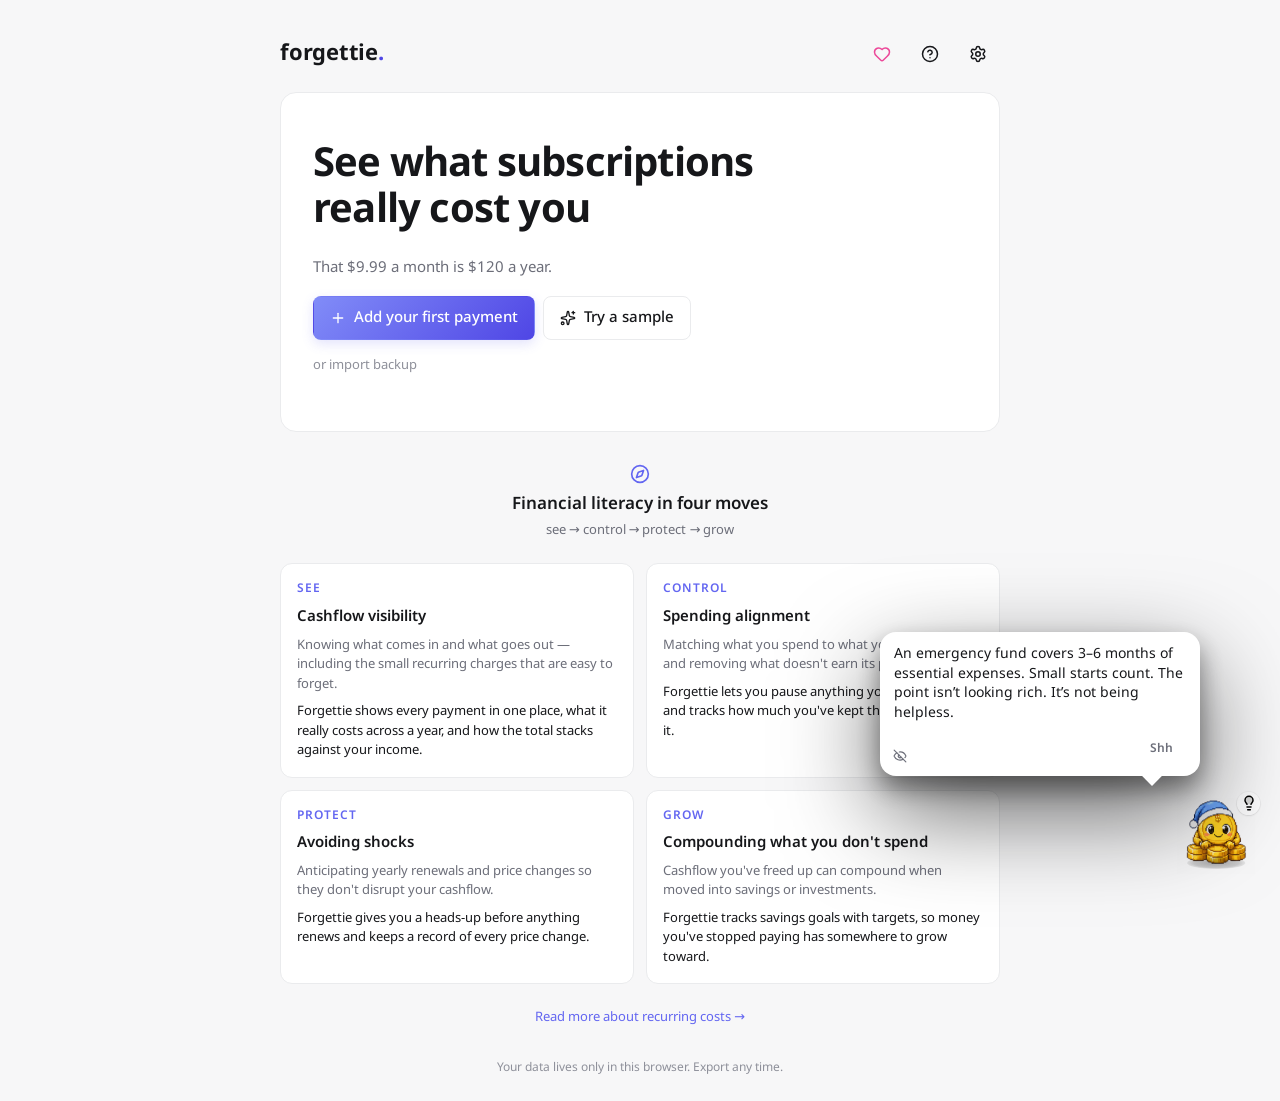
<file: index.html>
<!doctype html>
<html lang="en">
  <head>
    <meta charset="UTF-8" />
    <link rel="icon" type="image/png" sizes="any" href="/forgettie-favicon.png" />
    <link rel="apple-touch-icon" href="/forgettie-logo-192.jpg" />
    <meta
      name="viewport"
      content="width=device-width, initial-scale=1, maximum-scale=1, user-scalable=no, viewport-fit=cover, interactive-widget=resizes-content"
    />
    <meta name="theme-color" content="#0b0b0c" />

    <!-- Google tag (gtag.js) — cookieless measurement -->
    <script async src="https://www.googletagmanager.com/gtag/js?id=G-V302LWYXBB"></script>
    <script>
      window.dataLayer = window.dataLayer || [];
      function gtag(){dataLayer.push(arguments);}
      gtag('js', new Date());
      gtag('config', 'G-V302LWYXBB', {
        anonymize_ip: true,
        client_storage: 'none'
      });
    </script>

    <title>Forgettie — offline subscription tracker. See what they really cost you.</title>
    <meta
      name="description"
      content="Track recurring payments offline. See your yearly total, get reminders, export to your calendar. No account. No bank login. Free."
    />
    <link rel="canonical" href="https://forgettie.dumbnote.app/" />

    <meta property="og:type" content="website" />
    <meta property="og:url" content="https://forgettie.dumbnote.app/" />
    <meta property="og:title" content="Forgettie — offline subscription tracker" />
    <meta
      property="og:description"
      content="See what your subscriptions really cost you in a year. Offline, no account, no bank login. Free."
    />
    <meta property="og:image" content="https://forgettie.dumbnote.app/forgettie_promo_002.png" />
    <meta property="og:site_name" content="Forgettie" />

    <meta name="twitter:card" content="summary_large_image" />
    <meta name="twitter:title" content="Forgettie — offline subscription tracker" />
    <meta
      name="twitter:description"
      content="See what your subscriptions really cost you in a year. Offline, no account, no bank login. Free."
    />
    <meta name="twitter:image" content="https://forgettie.dumbnote.app/forgettie_promo_002.png" />

    <script type="application/ld+json">
      {
        "@context": "https://schema.org",
        "@type": "SoftwareApplication",
        "name": "Forgettie",
        "description": "Offline, local-first subscription tracker for recurring payments. See your yearly total, get reminders, and export any due date to your calendar. No account, no bank login.",
        "applicationCategory": "FinanceApplication",
        "operatingSystem": "Any",
        "url": "https://forgettie.dumbnote.app",
        "image": "https://forgettie.dumbnote.app/forgettie_promo_002.png",
        "offers": { "@type": "Offer", "price": "0", "priceCurrency": "USD" },
        "publisher": {
          "@type": "Organization",
          "name": "dumbnote",
          "url": "https://dumbnote.app"
        }
      }
    </script>
  <script>window.__FORGETTIE_VERSION_COUNT__="188";window.__FORGETTIE_BUILD_DATE__="2026-05-14";</script>  <script type="module" crossorigin src="/assets/index-5LDgxop5.js"></script>
  <link rel="stylesheet" crossorigin href="/assets/index-D_NcGfvh.css">
<link rel="manifest" href="/manifest.webmanifest"></head>
  <body>
    <div id="root"></div>
  </body>
</html>
</file>
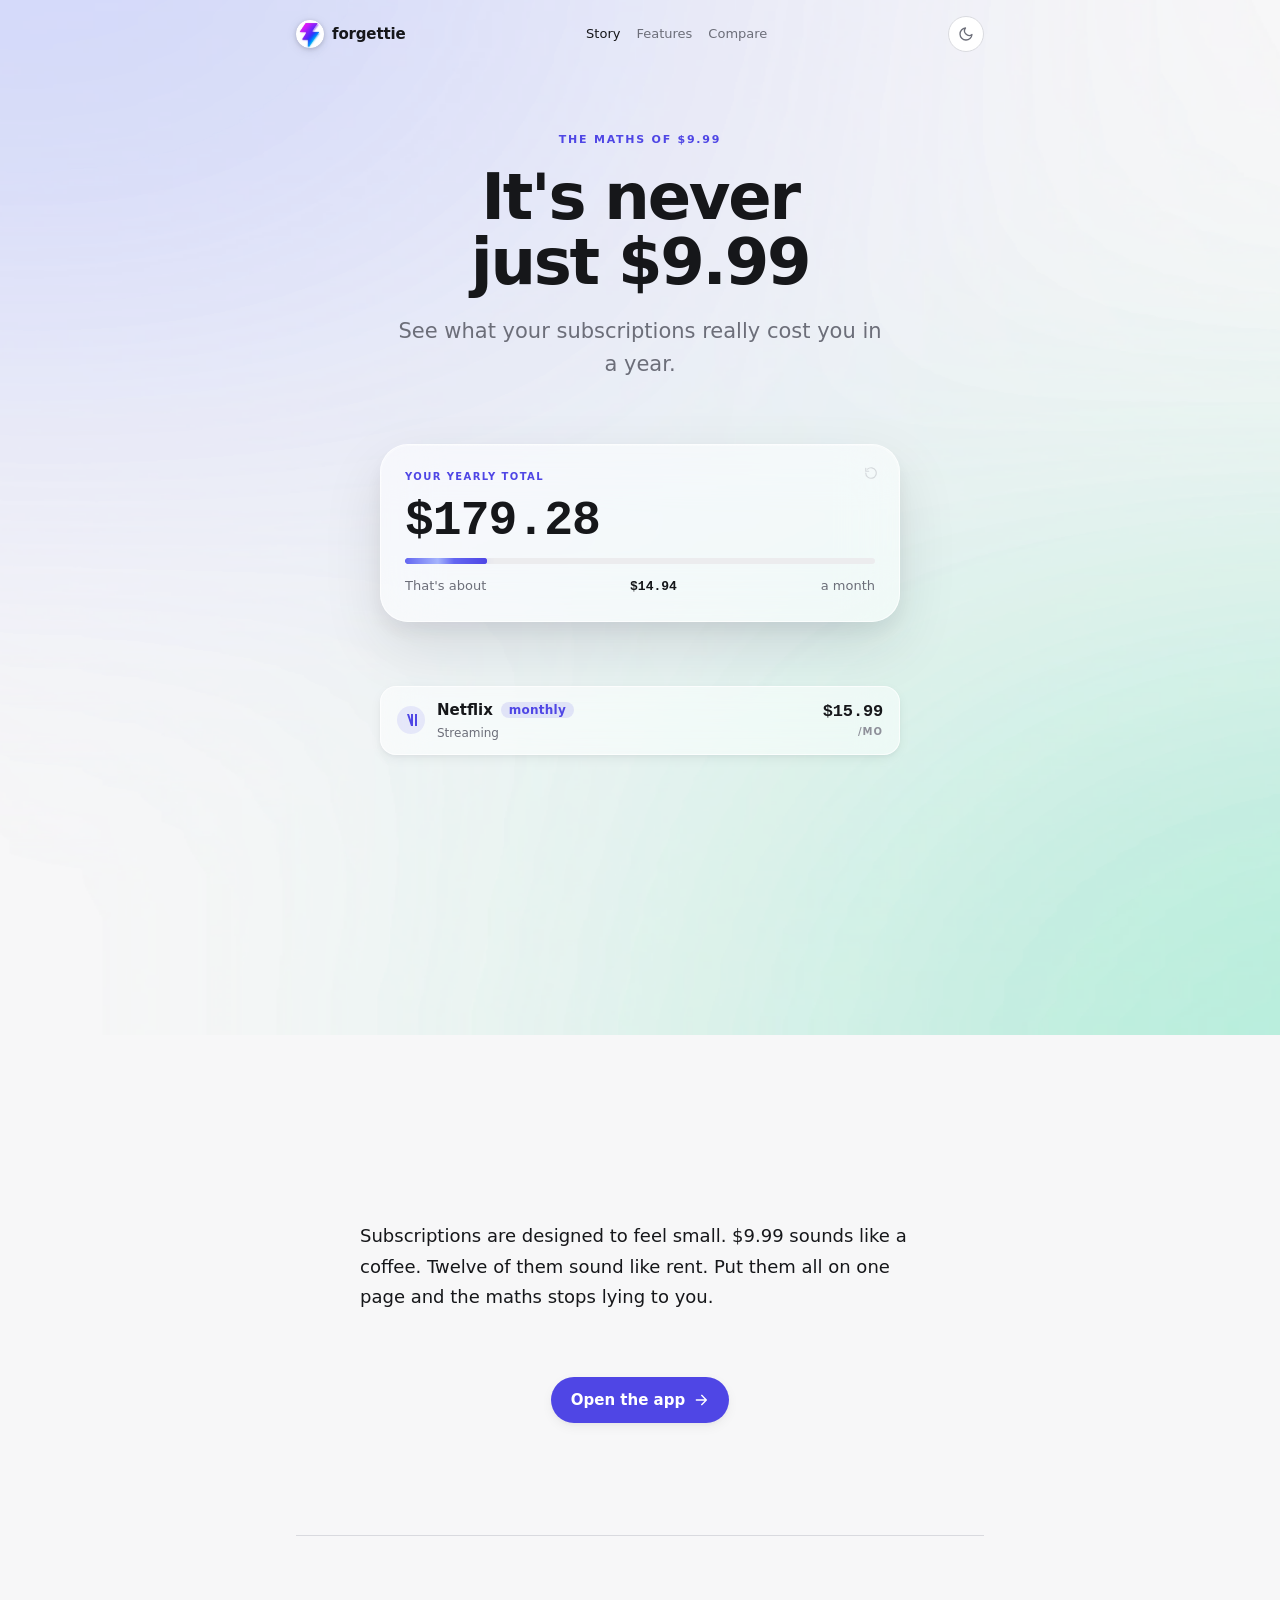
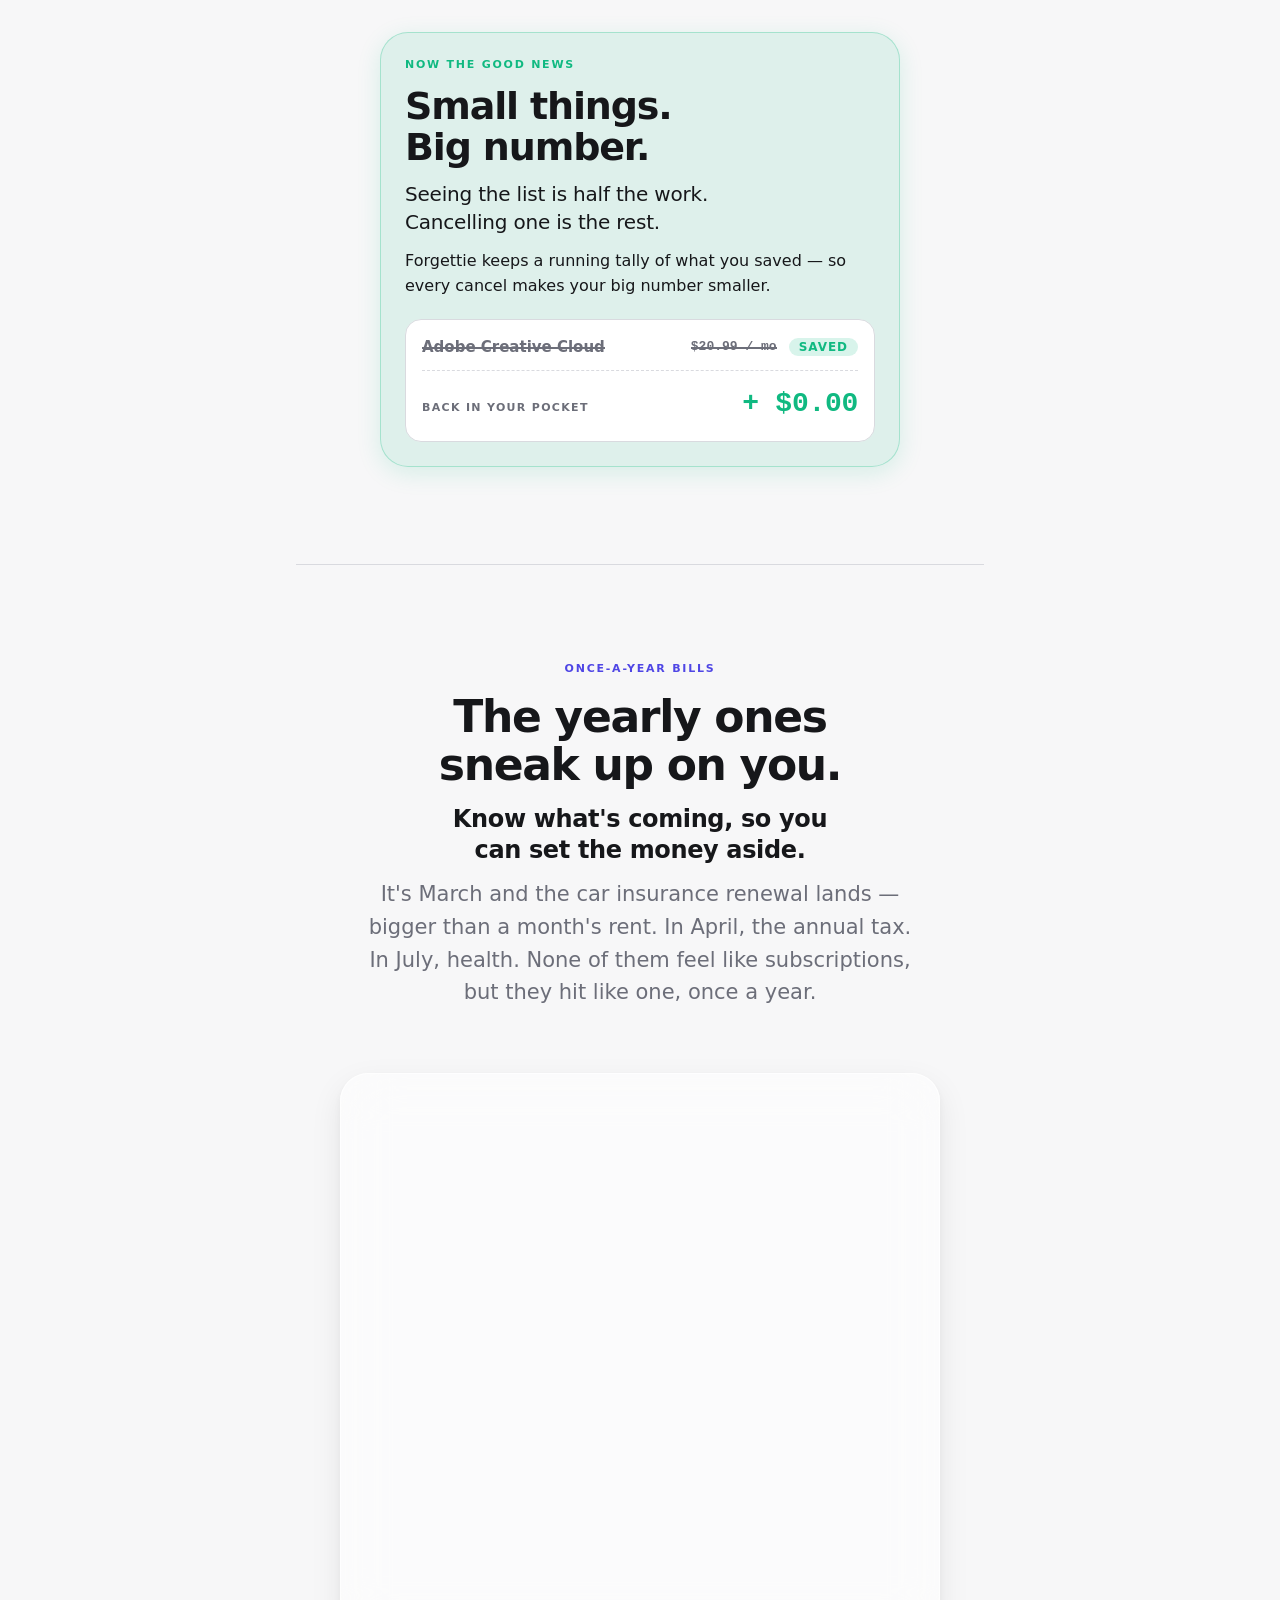
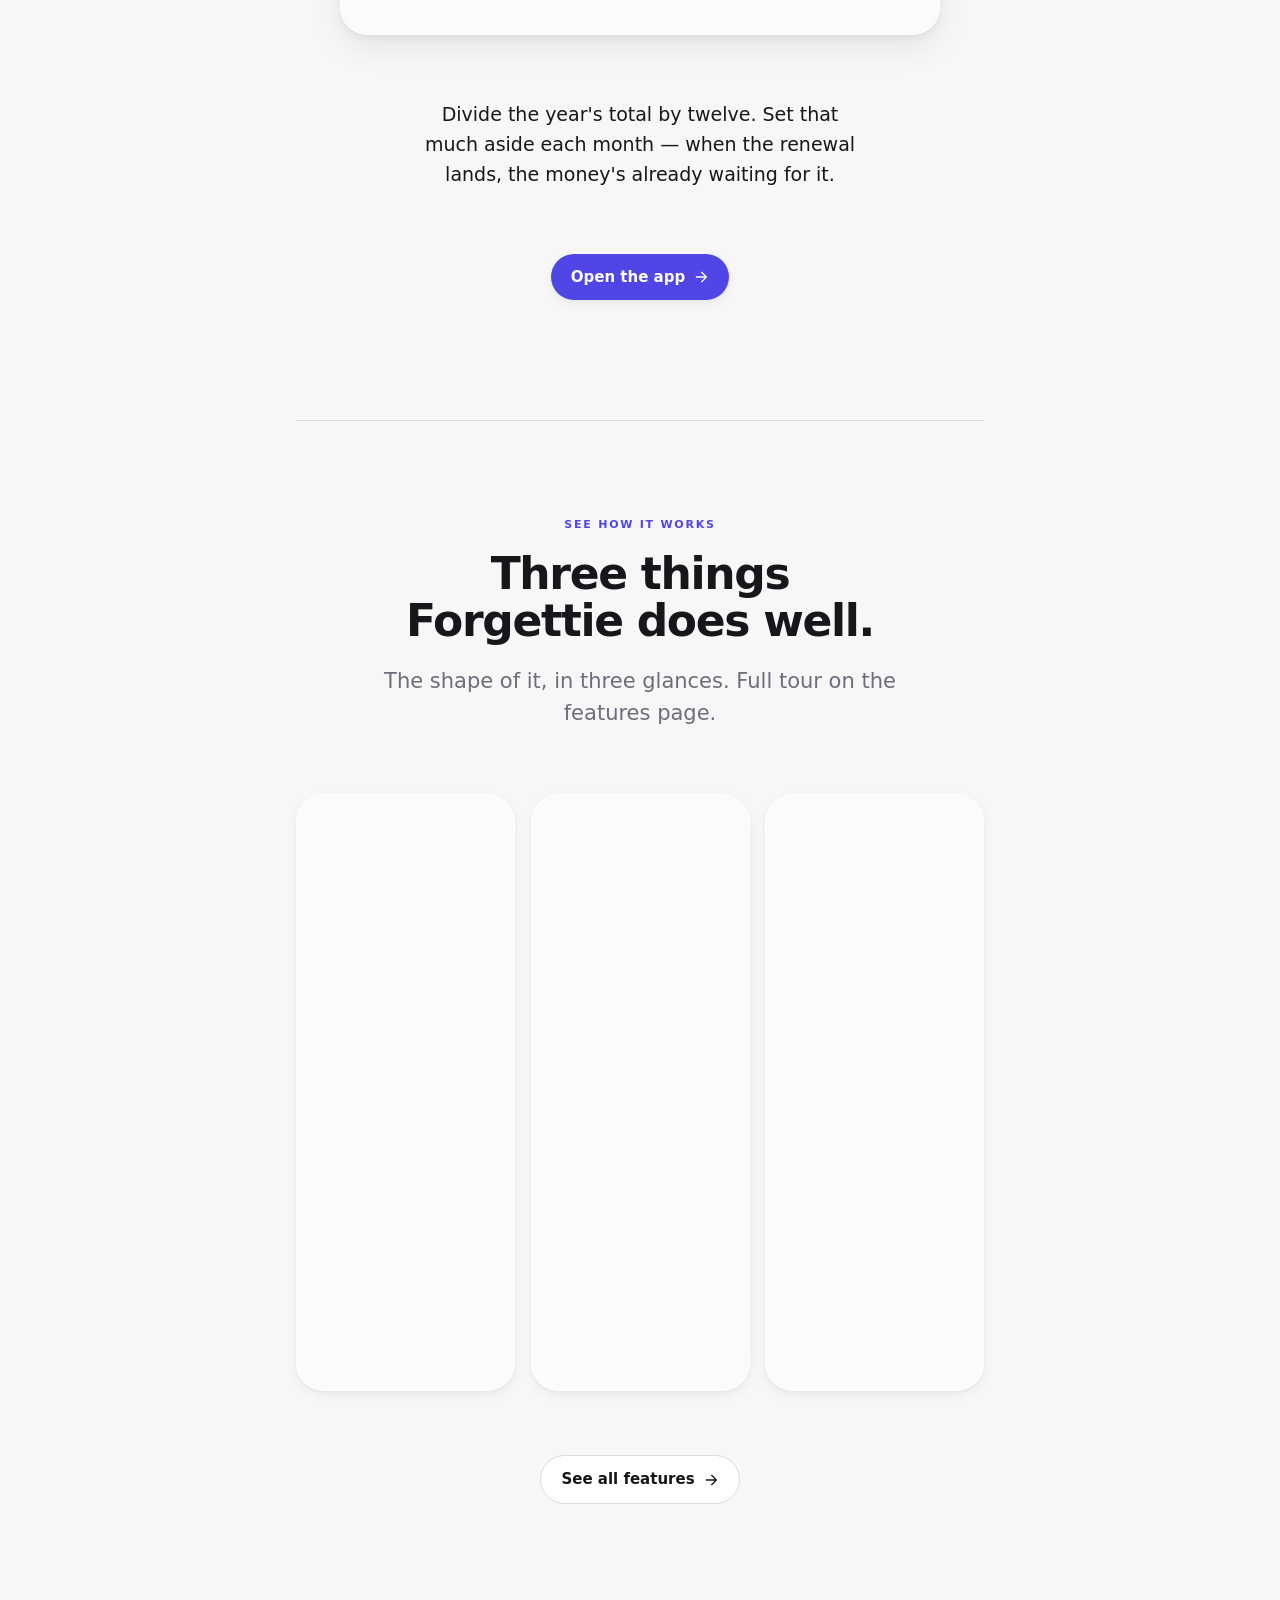
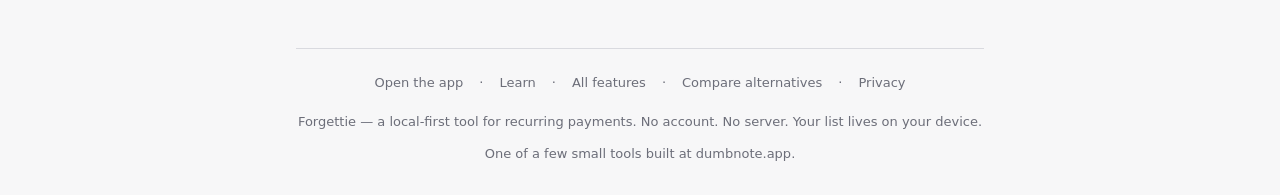
<file: about/index.html>
<!doctype html>
<html lang="en">
  <head>
    <meta charset="UTF-8" />
    <meta name="viewport" content="width=device-width, initial-scale=1, viewport-fit=cover" />
    <meta name="theme-color" content="#0b0b0c" media="(prefers-color-scheme: dark)" />
    <meta name="theme-color" content="#f7f7f8" media="(prefers-color-scheme: light)" />

    <!-- Google tag (gtag.js) — cookieless measurement -->
    <script async src="https://www.googletagmanager.com/gtag/js?id=G-V302LWYXBB"></script>
    <script>
      window.dataLayer = window.dataLayer || [];
      function gtag(){dataLayer.push(arguments);}
      gtag('js', new Date());
      gtag('config', 'G-V302LWYXBB', {
        anonymize_ip: true,
        client_storage: 'none'
      });
    </script>

    <title>Forgettie — it's never just $9.99. See what subscriptions really cost you.</title>
    <meta
      name="description"
      content="See what your subscriptions really cost you in a year — and the yearly bills that sneak up on you. Forgettie keeps the whole picture on one page."
    />
    <link rel="canonical" href="https://forgettie.dumbnote.app/about/" />
    <link rel="icon" type="image/png" sizes="any" href="/forgettie-favicon.png" />
    <link rel="apple-touch-icon" href="/forgettie-logo-192.jpg" />

    <meta property="og:type" content="website" />
    <meta property="og:url" content="https://forgettie.dumbnote.app/about/" />
    <meta property="og:title" content="Forgettie — it's never just $9.99." />
    <meta
      property="og:description"
      content="See what your subscriptions really cost you in a year — and the yearly bills that sneak up on you."
    />
    <meta property="og:image" content="https://forgettie.dumbnote.app/forgettie_promo_002.png" />
    <meta property="og:site_name" content="Forgettie" />

    <meta name="twitter:card" content="summary_large_image" />
    <meta name="twitter:title" content="Forgettie — it's never just $9.99." />
    <meta
      name="twitter:description"
      content="See what your subscriptions really cost you in a year — and the yearly bills that sneak up on you."
    />
    <meta name="twitter:image" content="https://forgettie.dumbnote.app/forgettie_promo_002.png" />

    <link rel="stylesheet" href="styles/about.css" />

    <script type="application/ld+json">
      {
        "@context": "https://schema.org",
        "@type": "SoftwareApplication",
        "name": "Forgettie",
        "description": "Offline, local-first tracker for recurring payments. See what subscriptions really cost you and get ahead of every renewal.",
        "applicationCategory": "FinanceApplication",
        "operatingSystem": "Any",
        "url": "https://forgettie.dumbnote.app",
        "image": "https://forgettie.dumbnote.app/forgettie_promo_002.png",
        "offers": { "@type": "Offer", "price": "0", "priceCurrency": "USD" },
        "publisher": {
          "@type": "Organization",
          "name": "dumbnote",
          "url": "https://dumbnote.app"
        }
      }
    </script>
  </head>
  <body>
    <div class="page">
      <header class="site-header">
        <a class="brand" href="/" aria-label="Forgettie home">
          <img src="/forgettie-favicon.png" alt="" width="28" height="28" />
          <span>forgettie</span>
        </a>
        <nav class="nav" aria-label="Sections">
          <a href="/about/" aria-current="page">Story</a>
          <a href="/features/">Features</a>
          <a href="/vs/">Compare</a>
        </nav>
        <button
          type="button"
          class="theme-toggle"
          data-theme-toggle
          aria-label="Toggle dark mode"
          title="Toggle dark mode"
        >
          <svg class="icon-moon" viewBox="0 0 24 24" fill="none" stroke="currentColor" stroke-width="2" stroke-linecap="round" stroke-linejoin="round" aria-hidden="true">
            <path d="M21 12.79A9 9 0 1 1 11.21 3 7 7 0 0 0 21 12.79z"/>
          </svg>
          <svg class="icon-sun" viewBox="0 0 24 24" fill="none" stroke="currentColor" stroke-width="2" stroke-linecap="round" stroke-linejoin="round" aria-hidden="true">
            <circle cx="12" cy="12" r="4"/>
            <path d="M12 2v2M12 20v2M4.93 4.93l1.41 1.41M17.66 17.66l1.41 1.41M2 12h2M20 12h2M4.93 19.07l1.41-1.41M17.66 6.34l1.41-1.41"/>
          </svg>
        </button>
      </header>

      <main>
        <section class="beat-hero" data-hero aria-labelledby="hero-heading">
          <div class="hero-text">
            <p class="eyebrow">The maths of $9.99</p>
            <h1 id="hero-heading" class="h1">It's never just $9.99</h1>
            <p class="subhead">See what your subscriptions really cost you in a year.</p>
          </div>

          <div class="hero-card" role="img" aria-label="Animated yearly total of a sample subscription list">
            <button type="button" class="replay" data-replay aria-label="Replay the animation" title="Replay">
              <svg viewBox="0 0 24 24" fill="none" stroke="currentColor" stroke-width="2" stroke-linecap="round" stroke-linejoin="round" aria-hidden="true">
                <path d="M3 12a9 9 0 1 0 3-6.7"/>
                <path d="M3 4v5h5"/>
              </svg>
            </button>
            <p class="hero-eyebrow">Your yearly total</p>
            <p class="hero-value" data-total aria-live="polite">$0.00</p>
            <div class="progress-track" aria-hidden="true">
              <span class="progress-fill" data-progress><span class="progress-fill-sheen" aria-hidden="true"></span></span>
            </div>
            <div class="hero-foot">
              <span>That's about</span>
              <span class="monthly-avg" data-monthly>$0.00</span>
              <span>a month</span>
            </div>
          </div>

          <div class="rows" aria-hidden="true">
            <div class="row" data-row data-yearly="191.88">
              <span class="row-icon" aria-hidden="true">
                <svg viewBox="0 0 24 24" fill="currentColor" aria-hidden="true"><path d="M6 3h3l6 18h-3L6 3zm6 0h3v18h-3V3zm6 0h3v18h-3V3z"/></svg>
              </span>
              <div class="row-main">
                <span class="row-title">Netflix <span class="badge">monthly</span></span>
                <span class="row-meta">Streaming</span>
              </div>
              <span class="row-price">
                <span class="row-amount">$15.99</span>
                <span class="row-cycle">/mo</span>
              </span>
            </div>

            <div class="row" data-row data-yearly="131.88">
              <span class="row-icon" aria-hidden="true">
                <svg viewBox="0 0 24 24" fill="currentColor" aria-hidden="true"><circle cx="12" cy="12" r="10"/><path d="M8 14s1.5-2 4-2 4 2 4 2M8 10s1.5-2 4-2 4 2 4 2" stroke="#fff" stroke-width="1.5" fill="none" stroke-linecap="round"/></svg>
              </span>
              <div class="row-main">
                <span class="row-title">Spotify <span class="badge">monthly</span></span>
                <span class="row-meta">Streaming</span>
              </div>
              <span class="row-price">
                <span class="row-amount">$10.99</span>
                <span class="row-cycle">/mo</span>
              </span>
            </div>

            <div class="row" data-row data-yearly="35.88">
              <span class="row-icon" aria-hidden="true">
                <svg viewBox="0 0 24 24" fill="none" stroke="currentColor" stroke-width="2" stroke-linecap="round" stroke-linejoin="round" aria-hidden="true"><path d="M17.5 19a5 5 0 0 0 0-10 7 7 0 0 0-13.5 2A4 4 0 0 0 5 19h12.5z"/></svg>
              </span>
              <div class="row-main">
                <span class="row-title">iCloud+ <span class="badge">monthly</span></span>
                <span class="row-meta">Cloud storage</span>
              </div>
              <span class="row-price">
                <span class="row-amount">$2.99</span>
                <span class="row-cycle">/mo</span>
              </span>
            </div>

            <div class="row" data-row data-yearly="143.88">
              <span class="row-icon" aria-hidden="true">
                <svg viewBox="0 0 24 24" fill="currentColor" aria-hidden="true"><path d="M12 2 4 6l8 4 8-4-8-4zm0 10-8-4v8l8 4 8-4V8l-8 4z"/></svg>
              </span>
              <div class="row-main">
                <span class="row-title">Dropbox <span class="badge">monthly</span></span>
                <span class="row-meta">Cloud storage</span>
              </div>
              <span class="row-price">
                <span class="row-amount">$11.99</span>
                <span class="row-cycle">/mo</span>
              </span>
            </div>

            <div class="row yearly" data-row data-yearly="12">
              <span class="row-icon" aria-hidden="true">
                <svg viewBox="0 0 24 24" fill="none" stroke="currentColor" stroke-width="2" stroke-linecap="round" stroke-linejoin="round" aria-hidden="true"><circle cx="12" cy="12" r="10"/><path d="M2 12h20M12 2a15 15 0 0 1 0 20M12 2a15 15 0 0 0 0 20"/></svg>
              </span>
              <div class="row-main">
                <span class="row-title">Domain name <span class="badge">yearly</span></span>
                <span class="row-meta">Renews every 12 months</span>
              </div>
              <span class="row-price">
                <span class="row-amount">$12.00</span>
                <span class="row-cycle">/yr</span>
              </span>
            </div>

            <div class="row" data-row data-yearly="251.88">
              <span class="row-icon" aria-hidden="true">
                <svg viewBox="0 0 24 24" fill="currentColor" aria-hidden="true"><path d="M3 3h18v4H3zM3 9h11v12H3zm13 0h5v12h-5z"/></svg>
              </span>
              <div class="row-main">
                <span class="row-title">Adobe Creative Cloud <span class="badge">monthly</span></span>
                <span class="row-meta">Software</span>
              </div>
              <span class="row-price">
                <span class="row-amount">$20.99</span>
                <span class="row-cycle">/mo</span>
              </span>
            </div>
          </div>

          <div class="letter">
            <p>
              Subscriptions are designed to feel small. $9.99 sounds like a coffee. Twelve of them sound like rent. Put them all on one page and the maths stops lying to you.
            </p>
          </div>

          <a class="cta" href="https://forgettie.dumbnote.app" aria-label="Open the Forgettie app">
            <span>Open the app</span>
            <svg viewBox="0 0 24 24" fill="none" stroke="currentColor" stroke-width="2" stroke-linecap="round" stroke-linejoin="round" aria-hidden="true"><path d="M5 12h14M13 5l7 7-7 7"/></svg>
          </a>
        </section>

        <section class="beat-saving" aria-labelledby="saving-title">
          <div class="saving-panel" data-saving-panel>
            <div class="saving-head">
              <p class="saving-eyebrow">Now the good news</p>
              <h2 id="saving-title" class="saving-title">Small things. Big number.</h2>
              <p class="saving-lead">Seeing the list is half the work. Cancelling one is the rest.</p>
              <p class="saving-copy">
                Forgettie keeps a running tally of what you saved &mdash; so every cancel makes your big number smaller.
              </p>
            </div>

            <div class="saving-demo" aria-hidden="true">
              <div class="saving-demo-row">
                <span class="saving-demo-name">
                  <span class="saving-demo-strike">Adobe Creative Cloud</span>
                </span>
                <span class="saving-demo-price">
                  <span class="saving-demo-strike">$20.99 / mo</span>
                </span>
                <span class="saving-demo-pill">Saved</span>
              </div>
              <div class="saving-demo-total">
                <span class="saving-demo-total-label">Back in your pocket</span>
                <span class="saving-demo-total-value" data-saving-amount data-value="251.88">+ $0.00</span>
              </div>
            </div>
          </div>
        </section>

        <section class="beat-year" aria-labelledby="year-heading">
          <div class="section-head">
            <p class="eyebrow">Once-a-year bills</p>
            <h2 id="year-heading" class="h2">The yearly ones sneak up on you.</h2>
            <p class="section-lead">Know what's coming, so you can set the money aside.</p>
            <p class="subhead">
              It's March and the car insurance renewal lands — bigger than a month's rent. In April, the annual tax. In July, health. None of them feel like subscriptions, but they hit like one, once a year.
            </p>
          </div>

          <div class="year-card" data-year-card>
            <div class="year-strip" aria-hidden="true">
              <div class="year-month"><span class="year-label">Jan</span><span class="year-dot"></span></div>
              <div class="year-month"><span class="year-label">Feb</span><span class="year-dot"></span></div>
              <div class="year-month has-bill"><span class="year-label">Mar</span><span class="year-dot"></span></div>
              <div class="year-month has-bill"><span class="year-label">Apr</span><span class="year-dot"></span></div>
              <div class="year-month"><span class="year-label">May</span><span class="year-dot"></span></div>
              <div class="year-month"><span class="year-label">Jun</span><span class="year-dot"></span></div>
              <div class="year-month has-bill"><span class="year-label">Jul</span><span class="year-dot"></span></div>
              <div class="year-month"><span class="year-label">Aug</span><span class="year-dot"></span></div>
              <div class="year-month"><span class="year-label">Sep</span><span class="year-dot"></span></div>
              <div class="year-month"><span class="year-label">Oct</span><span class="year-dot"></span></div>
              <div class="year-month has-bill"><span class="year-label">Nov</span><span class="year-dot"></span></div>
              <div class="year-month"><span class="year-label">Dec</span><span class="year-dot"></span></div>
            </div>

            <ul class="year-bills" role="list">
              <li class="year-bill">
                <span class="year-bill-month">Mar</span>
                <span class="year-bill-name">Car insurance</span>
                <span class="year-bill-amount">$780</span>
              </li>
              <li class="year-bill">
                <span class="year-bill-month">Apr</span>
                <span class="year-bill-name">Annual tax</span>
                <span class="year-bill-amount">$1,200</span>
              </li>
              <li class="year-bill">
                <span class="year-bill-month">Jul</span>
                <span class="year-bill-name">Health renewal</span>
                <span class="year-bill-amount">$540</span>
              </li>
              <li class="year-bill">
                <span class="year-bill-month">Nov</span>
                <span class="year-bill-name">Domain renewal</span>
                <span class="year-bill-amount">$12</span>
              </li>
            </ul>

            <div class="year-split" aria-label="Yearly total divided into a monthly stash">
              <div class="year-split-row">
                <span class="year-split-label">Year total</span>
                <span class="year-split-amount">$2,532</span>
              </div>
              <div class="year-split-op" aria-hidden="true">
                <span class="year-split-chip">&divide; 12 months</span>
              </div>
              <div class="year-split-result">
                <span class="year-split-label">Stash each month</span>
                <span class="year-split-hero" data-monthly-stash data-value="211">$0</span>
                <span class="year-split-foot">and every renewal pays itself</span>
              </div>
            </div>
          </div>

          <p class="year-note">
            Divide the year's total by twelve. Set that much aside each month &mdash; when the renewal lands, the money's already waiting for it.
          </p>

          <a class="cta" href="https://forgettie.dumbnote.app" aria-label="Open the Forgettie app">
            <span>Open the app</span>
            <svg viewBox="0 0 24 24" fill="none" stroke="currentColor" stroke-width="2" stroke-linecap="round" stroke-linejoin="round" aria-hidden="true"><path d="M5 12h14M13 5l7 7-7 7"/></svg>
          </a>
        </section>

        <!-- See how it works strip — bridges /about narrative into /features/ deep-dive -->
        <section class="strip" aria-labelledby="strip-heading">
          <div class="strip-head">
            <p class="eyebrow">See how it works</p>
            <h2 id="strip-heading" class="h2">Three things Forgettie does well.</h2>
            <p class="subhead">The shape of it, in three glances. Full tour on the features page.</p>
          </div>

          <div class="strip-grid">
            <!-- Strip card 1: Totals -->
            <article class="card">
              <div class="card-copy">
                <p class="card-eyebrow">Totals</p>
                <h3 class="card-title">See the real cost</h3>
                <p class="card-lead">Every cycle normalized into one yearly total.</p>
              </div>
              <div class="card-preview" aria-hidden="true">
                <div class="phone">
                  <span class="phone-notch"></span>
                  <div class="phone-screen">
                    <div class="ui-statusbar">
                      <span>9:41</span>
                      <span class="ui-statusbar-icons">
                        <svg viewBox="0 0 16 10" fill="currentColor" aria-hidden="true"><path d="M1 8h2v1H1zM4 6h2v3H4zM7 4h2v5H7zM10 2h2v7h-2zM13 0h2v9h-2z"/></svg>
                        <svg viewBox="0 0 14 10" fill="none" stroke="currentColor" stroke-width="1.2" aria-hidden="true"><path d="M1 5C3 3 5 2 7 2s4 1 6 3"/><path d="M3 7c1-1 2-2 4-2s3 1 4 2"/><circle cx="7" cy="9" r="0.8" fill="currentColor"/></svg>
                        <svg viewBox="0 0 22 10" fill="none" stroke="currentColor" stroke-width="1" aria-hidden="true"><rect x="0.5" y="1.5" width="18" height="7" rx="1.5"/><rect x="2" y="3" width="12" height="4" fill="currentColor"/><rect x="20" y="3.5" width="1.5" height="3" fill="currentColor"/></svg>
                      </span>
                    </div>
                    <div class="ui-app-header"><span class="ui-app-title">Subscriptions</span><span class="ui-app-add">+</span></div>
                    <div class="ui-totals">
                      <p class="ui-totals-eyebrow">Yearly total</p>
                      <p class="ui-totals-value">$5,401.44</p>
                      <div class="ui-progress"><span class="ui-progress-fill" style="width:68%"></span></div>
                      <div class="ui-totals-foot">
                        <span>About</span>
                        <span class="ui-totals-monthly">$450.12</span>
                        <span>a month</span>
                      </div>
                    </div>
                    <div class="ui-rows">
                      <div class="ui-row">
                        <span class="ui-row-icon" style="background: color-mix(in srgb, var(--color-red-500) 16%, transparent); color: var(--color-red-500);">
                          <svg viewBox="0 0 24 24" fill="currentColor" aria-hidden="true"><path d="M6 3h3l6 18h-3L6 3zm6 0h3v18h-3V3zm6 0h3v18h-3V3z"/></svg>
                        </span>
                        <div class="ui-row-main"><span class="ui-row-title">Netflix</span><span class="ui-row-meta">$191.88/yr</span></div>
                        <span class="ui-row-price"><span class="ui-row-amount">$15.99</span><span class="ui-row-cycle">/mo</span></span>
                      </div>
                      <div class="ui-row yearly">
                        <span class="ui-row-icon">
                          <svg viewBox="0 0 24 24" fill="none" stroke="currentColor" stroke-width="2" stroke-linecap="round" stroke-linejoin="round" aria-hidden="true"><circle cx="12" cy="12" r="10"/><path d="M2 12h20M12 2a15 15 0 0 1 0 20M12 2a15 15 0 0 0 0 20"/></svg>
                        </span>
                        <div class="ui-row-main"><span class="ui-row-title">Domain</span><span class="ui-row-meta">yearly</span></div>
                        <span class="ui-row-price"><span class="ui-row-amount">$12.00</span><span class="ui-row-cycle">/yr</span></span>
                      </div>
                    </div>
                  </div>
                </div>
              </div>
            </article>

            <!-- Strip card 2: One list -->
            <article class="card">
              <div class="card-copy">
                <p class="card-eyebrow">One list</p>
                <h3 class="card-title">Everything together</h3>
                <p class="card-lead">Monthly, yearly, quarterly &mdash; all in one view.</p>
              </div>
              <div class="card-preview" aria-hidden="true">
                <div class="phone">
                  <span class="phone-notch"></span>
                  <div class="phone-screen">
                    <div class="ui-statusbar">
                      <span>9:41</span>
                      <span class="ui-statusbar-icons">
                        <svg viewBox="0 0 16 10" fill="currentColor" aria-hidden="true"><path d="M1 8h2v1H1zM4 6h2v3H4zM7 4h2v5H7zM10 2h2v7h-2zM13 0h2v9h-2z"/></svg>
                        <svg viewBox="0 0 14 10" fill="none" stroke="currentColor" stroke-width="1.2" aria-hidden="true"><path d="M1 5C3 3 5 2 7 2s4 1 6 3"/><path d="M3 7c1-1 2-2 4-2s3 1 4 2"/><circle cx="7" cy="9" r="0.8" fill="currentColor"/></svg>
                        <svg viewBox="0 0 22 10" fill="none" stroke="currentColor" stroke-width="1" aria-hidden="true"><rect x="0.5" y="1.5" width="18" height="7" rx="1.5"/><rect x="2" y="3" width="12" height="4" fill="currentColor"/><rect x="20" y="3.5" width="1.5" height="3" fill="currentColor"/></svg>
                      </span>
                    </div>
                    <div class="ui-app-header"><span class="ui-app-title">Subscriptions</span><span class="ui-app-add">+</span></div>
                    <div class="ui-chip-row">
                      <span class="ui-chip is-active">All</span>
                      <span class="ui-chip">Monthly</span>
                      <span class="ui-chip">Yearly</span>
                    </div>
                    <div class="ui-rows ui-rows-dense">
                      <div class="ui-row">
                        <span class="ui-row-icon" style="background: color-mix(in srgb, var(--color-red-500) 16%, transparent); color: var(--color-red-500);">
                          <svg viewBox="0 0 24 24" fill="currentColor" aria-hidden="true"><path d="M6 3h3l6 18h-3L6 3zm6 0h3v18h-3V3zm6 0h3v18h-3V3z"/></svg>
                        </span>
                        <div class="ui-row-main"><span class="ui-row-title">Netflix</span></div>
                        <span class="ui-row-price"><span class="ui-row-amount">$15.99</span><span class="ui-row-cycle">/mo</span></span>
                      </div>
                      <div class="ui-row">
                        <span class="ui-row-icon" style="background: color-mix(in srgb, var(--color-emerald-500) 16%, transparent); color: var(--color-emerald-500);">
                          <svg viewBox="0 0 24 24" fill="currentColor" aria-hidden="true"><circle cx="12" cy="12" r="10"/><path d="M8 14s1.5-2 4-2 4 2 4 2M8 10s1.5-2 4-2 4 2 4 2" stroke="#fff" stroke-width="1.5" fill="none" stroke-linecap="round"/></svg>
                        </span>
                        <div class="ui-row-main"><span class="ui-row-title">Spotify</span></div>
                        <span class="ui-row-price"><span class="ui-row-amount">$10.99</span><span class="ui-row-cycle">/mo</span></span>
                      </div>
                      <div class="ui-row">
                        <span class="ui-row-icon">
                          <svg viewBox="0 0 24 24" fill="none" stroke="currentColor" stroke-width="2" stroke-linecap="round" stroke-linejoin="round" aria-hidden="true"><path d="M17.5 19a5 5 0 0 0 0-10 7 7 0 0 0-13.5 2A4 4 0 0 0 5 19h12.5z"/></svg>
                        </span>
                        <div class="ui-row-main"><span class="ui-row-title">iCloud+</span></div>
                        <span class="ui-row-price"><span class="ui-row-amount">$2.99</span><span class="ui-row-cycle">/mo</span></span>
                      </div>
                      <div class="ui-row yearly">
                        <span class="ui-row-icon">
                          <svg viewBox="0 0 24 24" fill="none" stroke="currentColor" stroke-width="2" stroke-linecap="round" stroke-linejoin="round" aria-hidden="true"><circle cx="12" cy="12" r="10"/><path d="M2 12h20M12 2a15 15 0 0 1 0 20M12 2a15 15 0 0 0 0 20"/></svg>
                        </span>
                        <div class="ui-row-main"><span class="ui-row-title">Domain <span class="ui-badge">yearly</span></span></div>
                        <span class="ui-row-price"><span class="ui-row-amount">$12.00</span><span class="ui-row-cycle">/yr</span></span>
                      </div>
                    </div>
                  </div>
                </div>
              </div>
            </article>

            <!-- Strip card 3: Reminders -->
            <article class="card">
              <div class="card-copy">
                <p class="card-eyebrow">Reminders</p>
                <h3 class="card-title">Nothing sneaks up</h3>
                <p class="card-lead">Due-soon surfaces on open. One-tap .ics export.</p>
              </div>
              <div class="card-preview" aria-hidden="true">
                <div class="phone">
                  <span class="phone-notch"></span>
                  <div class="phone-screen">
                    <div class="ui-statusbar">
                      <span>9:41</span>
                      <span class="ui-statusbar-icons">
                        <svg viewBox="0 0 16 10" fill="currentColor" aria-hidden="true"><path d="M1 8h2v1H1zM4 6h2v3H4zM7 4h2v5H7zM10 2h2v7h-2zM13 0h2v9h-2z"/></svg>
                        <svg viewBox="0 0 14 10" fill="none" stroke="currentColor" stroke-width="1.2" aria-hidden="true"><path d="M1 5C3 3 5 2 7 2s4 1 6 3"/><path d="M3 7c1-1 2-2 4-2s3 1 4 2"/><circle cx="7" cy="9" r="0.8" fill="currentColor"/></svg>
                        <svg viewBox="0 0 22 10" fill="none" stroke="currentColor" stroke-width="1" aria-hidden="true"><rect x="0.5" y="1.5" width="18" height="7" rx="1.5"/><rect x="2" y="3" width="12" height="4" fill="currentColor"/><rect x="20" y="3.5" width="1.5" height="3" fill="currentColor"/></svg>
                      </span>
                    </div>
                    <div class="ui-app-header"><span class="ui-app-title">Subscriptions</span><span class="ui-app-add">+</span></div>
                    <div class="ui-section-head"><span>Due soon</span><span class="ui-section-count">2</span></div>
                    <div class="ui-rows">
                      <div class="ui-row ui-row-soon">
                        <span class="ui-row-icon" style="background: color-mix(in srgb, var(--color-red-500) 16%, transparent); color: var(--color-red-500);">
                          <svg viewBox="0 0 24 24" fill="currentColor" aria-hidden="true"><path d="M6 3h3l6 18h-3L6 3zm6 0h3v18h-3V3zm6 0h3v18h-3V3z"/></svg>
                        </span>
                        <div class="ui-row-main"><span class="ui-row-title">Netflix <span class="ui-status-pill">Soon</span></span><span class="ui-row-meta">Due in 2 days</span></div>
                        <span class="ui-row-price"><span class="ui-row-amount">$15.99</span><span class="ui-row-cycle">/mo</span></span>
                      </div>
                      <div class="ui-row ui-row-soon">
                        <span class="ui-row-icon">
                          <svg viewBox="0 0 24 24" fill="none" stroke="currentColor" stroke-width="2" stroke-linecap="round" stroke-linejoin="round" aria-hidden="true"><path d="M17.5 19a5 5 0 0 0 0-10 7 7 0 0 0-13.5 2A4 4 0 0 0 5 19h12.5z"/></svg>
                        </span>
                        <div class="ui-row-main"><span class="ui-row-title">iCloud+ <span class="ui-status-pill">Soon</span></span><span class="ui-row-meta">Due in 5 days</span></div>
                        <span class="ui-row-price"><span class="ui-row-amount">$2.99</span><span class="ui-row-cycle">/mo</span></span>
                      </div>
                    </div>
                    <span class="ui-ics-chip">
                      <svg viewBox="0 0 24 24" fill="none" stroke="currentColor" stroke-width="2" stroke-linecap="round" stroke-linejoin="round" aria-hidden="true"><rect x="3" y="4" width="18" height="18" rx="2"/><path d="M16 2v4M8 2v4M3 10h18"/></svg>
                      <span>Add to calendar &middot; .ics</span>
                    </span>
                  </div>
                </div>
              </div>
            </article>
          </div>

          <a class="strip-link" href="/features/">
            See all features
            <svg viewBox="0 0 24 24" fill="none" stroke="currentColor" stroke-width="2" stroke-linecap="round" stroke-linejoin="round" aria-hidden="true"><path d="M5 12h14M13 5l7 7-7 7"/></svg>
          </a>
        </section>
      </main>

      <footer class="site-footer">
        <nav class="site-footer-nav" aria-label="Site">
          <a href="https://forgettie.dumbnote.app">Open the app</a>
          <span aria-hidden="true">&middot;</span>
          <a href="/learn/">Learn</a>
          <span aria-hidden="true">&middot;</span>
          <a href="/features/">All features</a>
          <span aria-hidden="true">&middot;</span>
          <a href="/vs/">Compare alternatives</a>
          <span aria-hidden="true">&middot;</span>
          <a href="/privacy/">Privacy</a>
        </nav>
        <p>Forgettie — a local-first tool for recurring payments. No account. No server. Your list lives on your device.</p>
        <p>
          One of a few small tools built at <a href="https://dumbnote.app">dumbnote.app</a>.
        </p>
      </footer>
    </div>

    <script src="scripts/theme-toggle.js" defer></script>
    <script src="scripts/about.js" defer></script>
  </body>
</html>
</file>
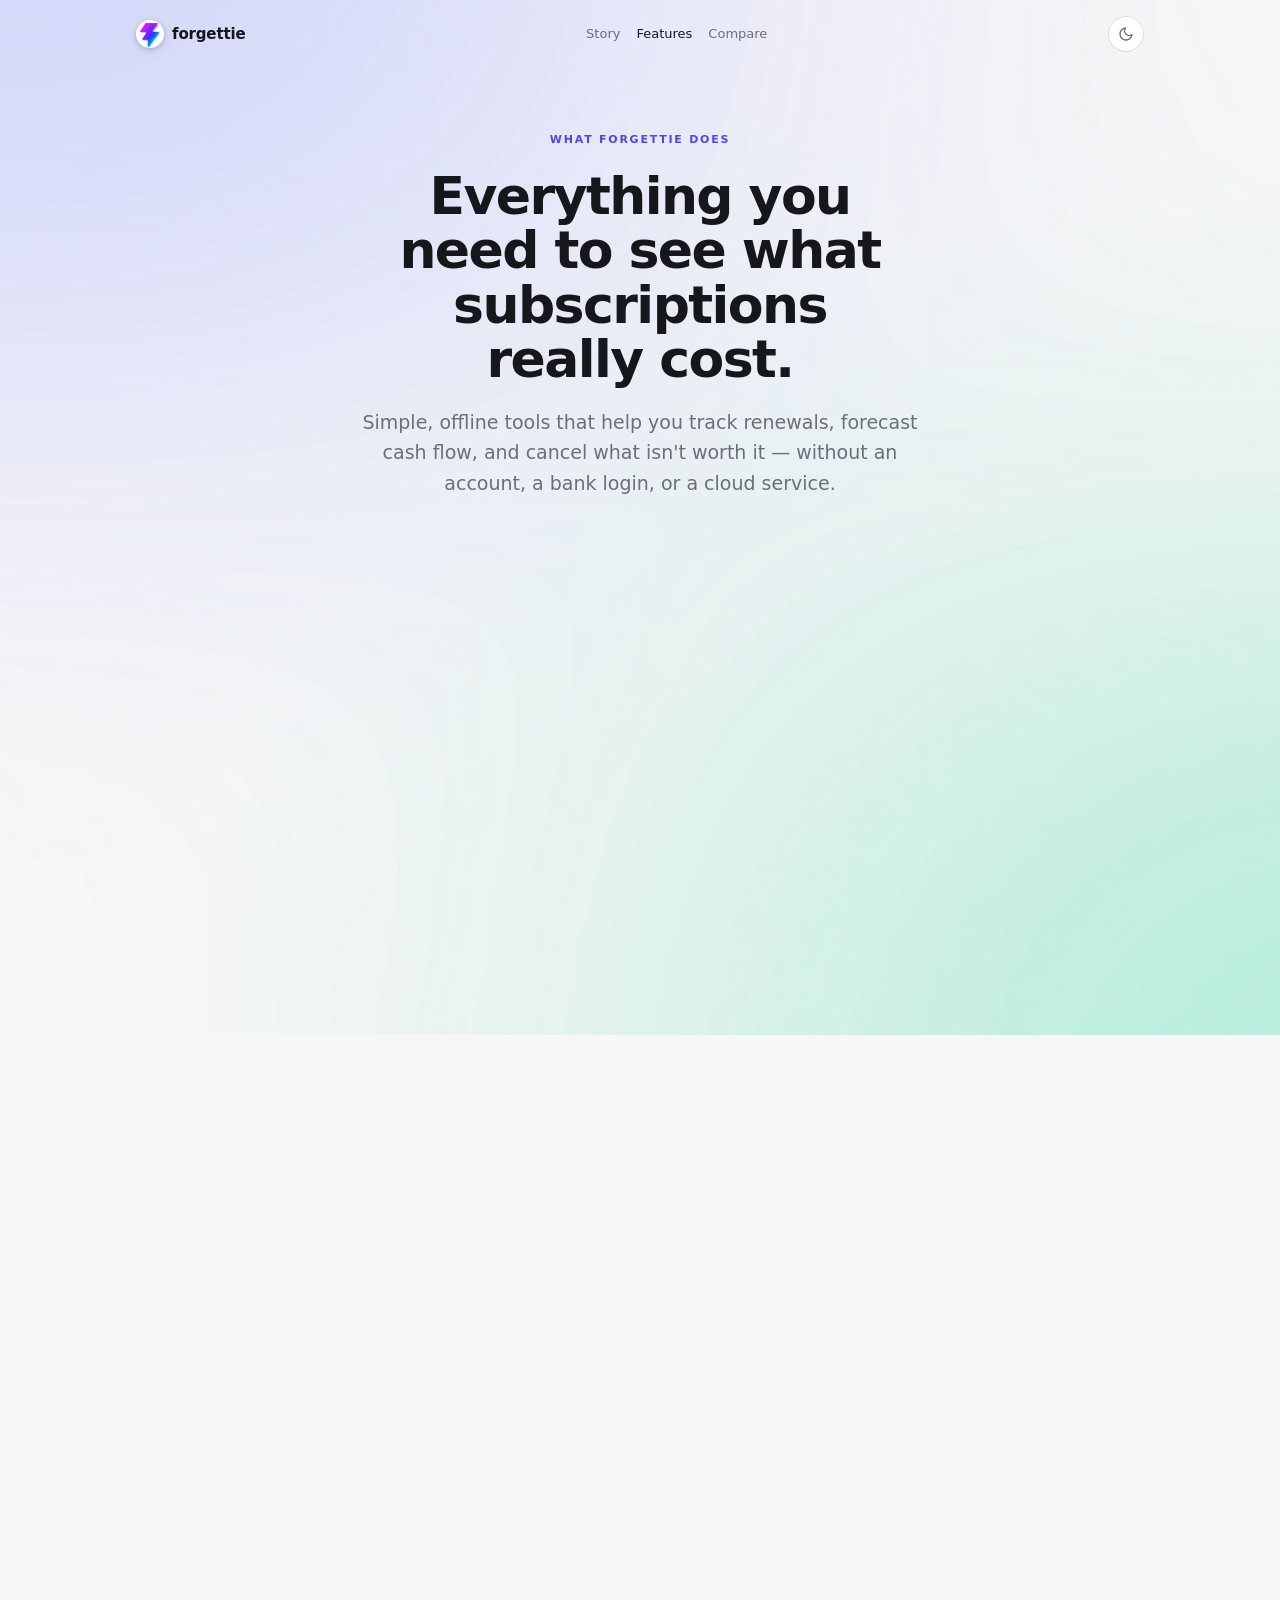
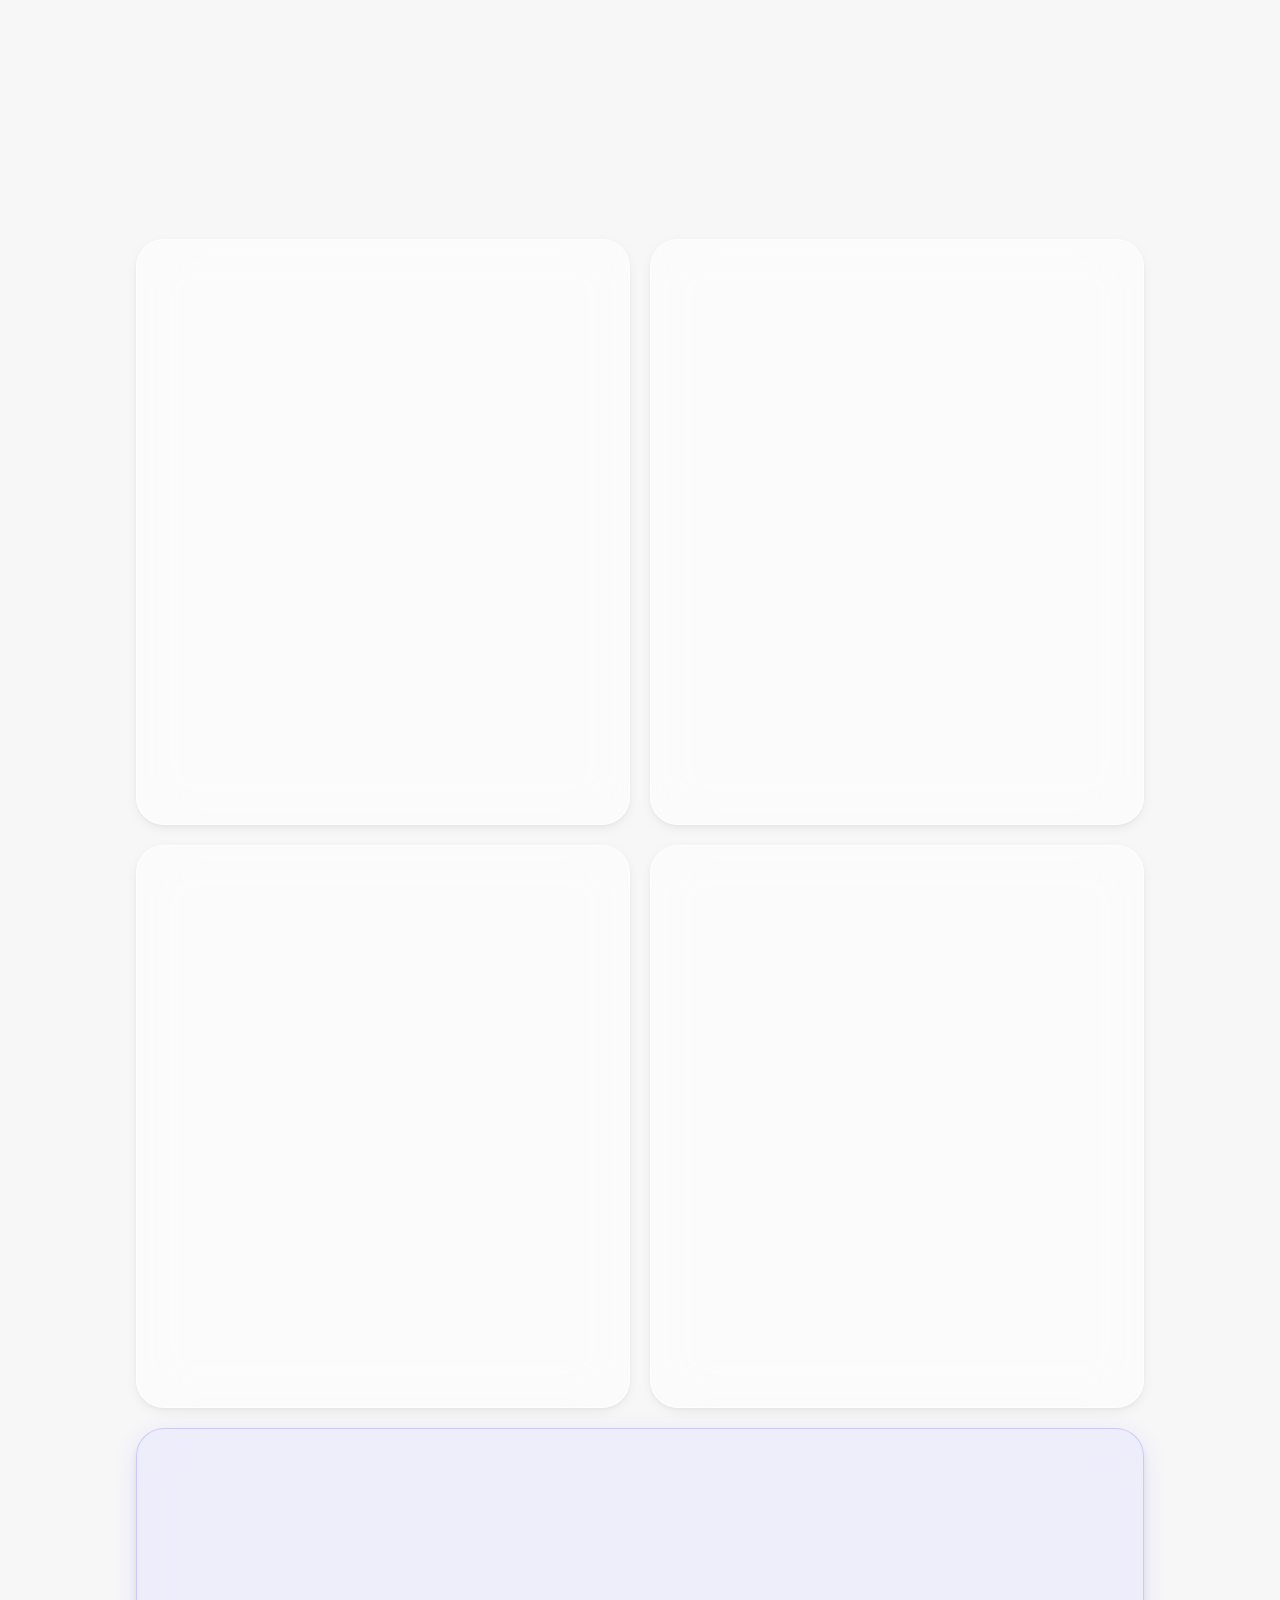
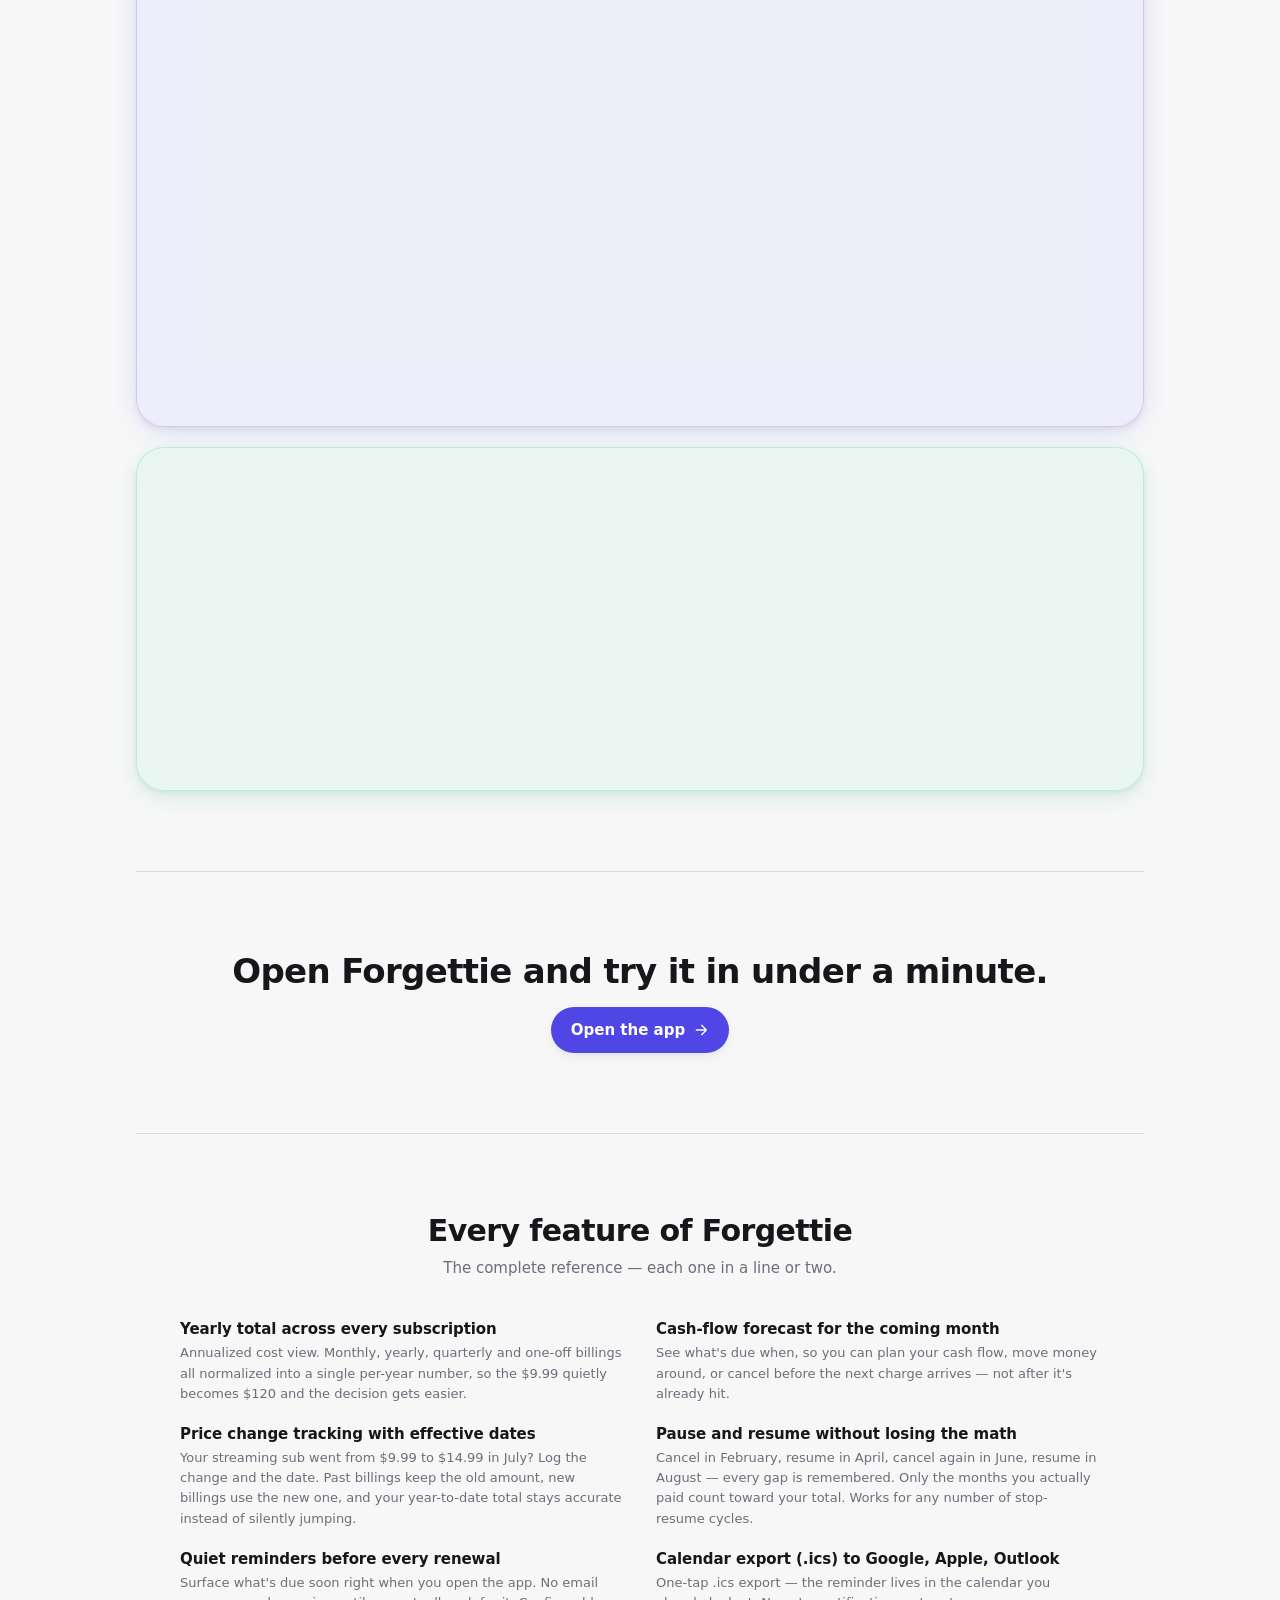
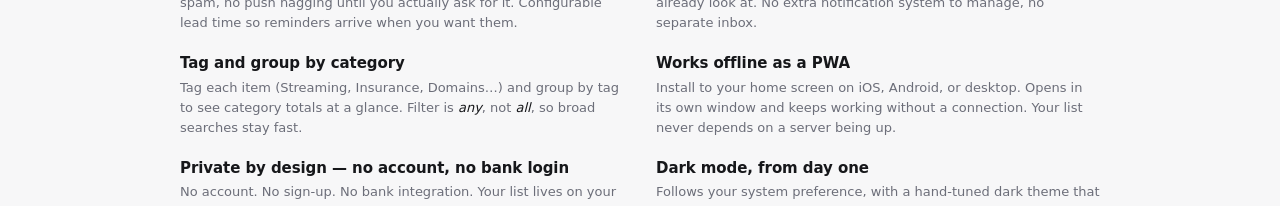
<file: features/index.html>
<!doctype html>
<html lang="en">
  <head>
    <meta charset="UTF-8" />
    <meta name="viewport" content="width=device-width, initial-scale=1, viewport-fit=cover" />
    <meta name="theme-color" content="#0b0b0c" media="(prefers-color-scheme: dark)" />
    <meta name="theme-color" content="#f7f7f8" media="(prefers-color-scheme: light)" />

    <!-- Google tag (gtag.js) — cookieless measurement -->
    <script async src="https://www.googletagmanager.com/gtag/js?id=G-V302LWYXBB"></script>
    <script>
      window.dataLayer = window.dataLayer || [];
      function gtag(){dataLayer.push(arguments);}
      gtag('js', new Date());
      gtag('config', 'G-V302LWYXBB', {
        anonymize_ip: true,
        client_storage: 'none'
      });
    </script>

    <title>Forgettie features — offline subscription tracker with insights report, calendar export, no account</title>
    <meta
      name="description"
      content="Every feature of Forgettie, the offline subscription tracker. Yearly totals, insights report with price-hike alerts and share-of-income, pause and resume, quiet reminders, calendar export, no account, no bank login."
    />
    <link rel="canonical" href="https://forgettie.dumbnote.app/features/" />
    <link rel="icon" type="image/png" sizes="any" href="/forgettie-favicon.png" />
    <link rel="apple-touch-icon" href="/forgettie-logo-192.jpg" />

    <meta property="og:type" content="website" />
    <meta property="og:url" content="https://forgettie.dumbnote.app/features/" />
    <meta property="og:title" content="Forgettie features — offline subscription tracker" />
    <meta
      property="og:description"
      content="Yearly totals, an insights report that catches sneaky price hikes and shows subs as a share of income, quiet reminders, calendar export. Offline, no account."
    />
    <meta property="og:image" content="https://forgettie.dumbnote.app/forgettie_promo_002.png" />
    <meta property="og:site_name" content="Forgettie" />

    <meta name="twitter:card" content="summary_large_image" />
    <meta name="twitter:title" content="Forgettie features — offline subscription tracker" />
    <meta
      name="twitter:description"
      content="Yearly totals, an insights report that catches sneaky price hikes and shows subs as a share of income, quiet reminders, calendar export. Offline, no account."
    />
    <meta name="twitter:image" content="https://forgettie.dumbnote.app/forgettie_promo_002.png" />

    <link rel="stylesheet" href="styles/features.css" />

    <script type="application/ld+json">
      {
        "@context": "https://schema.org",
        "@type": "SoftwareApplication",
        "name": "Forgettie",
        "description": "Offline, local-first subscription tracker. Yearly totals, quiet reminders, calendar export. No account, no bank login, free.",
        "applicationCategory": "FinanceApplication",
        "operatingSystem": "Any",
        "url": "https://forgettie.dumbnote.app",
        "image": "https://forgettie.dumbnote.app/forgettie_promo_002.png",
        "offers": { "@type": "Offer", "price": "0", "priceCurrency": "USD" },
        "publisher": {
          "@type": "Organization",
          "name": "dumbnote",
          "url": "https://dumbnote.app"
        },
        "featureList": [
          "Yearly total across every subscription",
          "Insights report: month-by-month trend, 5-year projection",
          "Alerts when subscription prices go up",
          "Subscriptions as share of income, with days-of-work framing",
          "Next-30-days cumulative billing chart",
          "Category concentration — where your money is going",
          "Track price changes with effective dates",
          "Pause and resume subscriptions without breaking totals",
          "Quiet in-app reminders before renewals",
          "Calendar export (.ics) to Google, Apple, Outlook",
          "Tag and group by category",
          "Works offline as a PWA",
          "Private by design, no account",
          "Dark mode, system-aware",
          "Free, no paid tier",
          "Savings tracker on cancelled subscriptions"
        ]
      }
    </script>
  </head>
  <body>
    <div class="page">
      <header class="site-header">
        <a class="brand" href="/" aria-label="Forgettie home">
          <img src="/forgettie-favicon.png" alt="" width="28" height="28" />
          <span>forgettie</span>
        </a>
        <nav class="nav" aria-label="Sections">
          <a href="/about/">Story</a>
          <a href="/features/" aria-current="page">Features</a>
          <a href="/vs/">Compare</a>
        </nav>
        <button
          type="button"
          class="theme-toggle"
          data-theme-toggle
          aria-label="Toggle dark mode"
          title="Toggle dark mode"
        >
          <svg class="icon-moon" viewBox="0 0 24 24" fill="none" stroke="currentColor" stroke-width="2" stroke-linecap="round" stroke-linejoin="round" aria-hidden="true">
            <path d="M21 12.79A9 9 0 1 1 11.21 3 7 7 0 0 0 21 12.79z"/>
          </svg>
          <svg class="icon-sun" viewBox="0 0 24 24" fill="none" stroke="currentColor" stroke-width="2" stroke-linecap="round" stroke-linejoin="round" aria-hidden="true">
            <circle cx="12" cy="12" r="4"/>
            <path d="M12 2v2M12 20v2M4.93 4.93l1.41 1.41M17.66 17.66l1.41 1.41M2 12h2M20 12h2M4.93 19.07l1.41-1.41M17.66 6.34l1.41-1.41"/>
          </svg>
        </button>
      </header>

      <main>
        <section class="hero" aria-labelledby="features-heading">
          <p class="eyebrow">What Forgettie does</p>
          <h1 id="features-heading" class="h1">Everything you need to see what subscriptions really cost.</h1>
          <p class="hero-lead">
            Simple, offline tools that help you track renewals, forecast cash flow, and cancel what isn't worth it &mdash; without an account, a bank login, or a cloud service.
          </p>
        </section>

        <!-- Hero widget-wall: bento of real UI fragments, no phone -->
        <section class="hero-bento" aria-label="A glance at Forgettie">
          <div class="bento-cell bento-totals">
            <div class="bento-cell-head">
              <p class="bento-cell-eyebrow">Your year, at a glance</p>
            </div>
            <div class="ui-totals">
              <p class="ui-totals-eyebrow">Yearly total</p>
              <p class="ui-totals-value">$5,401.44</p>
              <div class="ui-progress"><span class="ui-progress-fill" style="width:68%"></span></div>
              <div class="ui-totals-foot">
                <span>About</span>
                <span class="ui-totals-monthly">$450.12</span>
                <span>a month</span>
              </div>
            </div>
            <div class="ui-rows" aria-hidden="true">
              <div class="ui-row">
                <span class="ui-row-icon" style="background: color-mix(in srgb, var(--color-red-500) 16%, transparent); color: var(--color-red-500);">
                  <svg viewBox="0 0 24 24" fill="currentColor" aria-hidden="true"><path d="M6 3h3l6 18h-3L6 3zm6 0h3v18h-3V3zm6 0h3v18h-3V3z"/></svg>
                </span>
                <div class="ui-row-main">
                  <span class="ui-row-title">Netflix <span class="ui-badge">monthly</span></span>
                  <span class="ui-row-meta">$191.88 / yr</span>
                </div>
                <span class="ui-row-price"><span class="ui-row-amount">$15.99</span><span class="ui-row-cycle">/mo</span></span>
              </div>
              <div class="ui-row">
                <span class="ui-row-icon" style="background: color-mix(in srgb, var(--color-indigo-500) 16%, transparent); color: var(--color-indigo-500);">
                  <svg viewBox="0 0 24 24" fill="currentColor" aria-hidden="true"><path d="M3 3h18v4H3zM3 9h11v12H3zm13 0h5v12h-5z"/></svg>
                </span>
                <div class="ui-row-main">
                  <span class="ui-row-title">Adobe CC <span class="ui-badge">monthly</span></span>
                  <span class="ui-row-meta">$251.88 / yr</span>
                </div>
                <span class="ui-row-price"><span class="ui-row-amount">$20.99</span><span class="ui-row-cycle">/mo</span></span>
              </div>
              <div class="ui-row yearly">
                <span class="ui-row-icon">
                  <svg viewBox="0 0 24 24" fill="none" stroke="currentColor" stroke-width="2" stroke-linecap="round" stroke-linejoin="round" aria-hidden="true"><circle cx="12" cy="12" r="10"/><path d="M2 12h20M12 2a15 15 0 0 1 0 20M12 2a15 15 0 0 0 0 20"/></svg>
                </span>
                <div class="ui-row-main">
                  <span class="ui-row-title">Domain <span class="ui-badge">yearly</span></span>
                  <span class="ui-row-meta">Renews Nov 14</span>
                </div>
                <span class="ui-row-price"><span class="ui-row-amount">$12.00</span><span class="ui-row-cycle">/yr</span></span>
              </div>
            </div>
          </div>

          <div class="bento-cell bento-duesoon">
            <div class="bento-cell-head">
              <p class="bento-cell-eyebrow">Due soon</p>
              <span class="ui-status-pill">2 this week</span>
            </div>
            <div class="ui-rows">
              <div class="ui-row ui-row-soon">
                <span class="ui-row-icon" style="background: color-mix(in srgb, var(--color-red-500) 16%, transparent); color: var(--color-red-500);">
                  <svg viewBox="0 0 24 24" fill="currentColor" aria-hidden="true"><path d="M6 3h3l6 18h-3L6 3zm6 0h3v18h-3V3zm6 0h3v18h-3V3z"/></svg>
                </span>
                <div class="ui-row-main">
                  <span class="ui-row-title">Netflix <span class="ui-status-pill">Soon</span></span>
                  <span class="ui-row-meta">Due in 2 days</span>
                </div>
                <span class="ui-row-price"><span class="ui-row-amount">$15.99</span><span class="ui-row-cycle">/mo</span></span>
              </div>
              <div class="ui-row ui-row-soon">
                <span class="ui-row-icon">
                  <svg viewBox="0 0 24 24" fill="none" stroke="currentColor" stroke-width="2" stroke-linecap="round" stroke-linejoin="round" aria-hidden="true"><path d="M17.5 19a5 5 0 0 0 0-10 7 7 0 0 0-13.5 2A4 4 0 0 0 5 19h12.5z"/></svg>
                </span>
                <div class="ui-row-main">
                  <span class="ui-row-title">iCloud+ <span class="ui-status-pill">Soon</span></span>
                  <span class="ui-row-meta">Due in 5 days</span>
                </div>
                <span class="ui-row-price"><span class="ui-row-amount">$2.99</span><span class="ui-row-cycle">/mo</span></span>
              </div>
            </div>
            <span class="ui-ics-chip">
              <svg viewBox="0 0 24 24" fill="none" stroke="currentColor" stroke-width="2" stroke-linecap="round" stroke-linejoin="round" aria-hidden="true"><rect x="3" y="4" width="18" height="18" rx="2"/><path d="M16 2v4M8 2v4M3 10h18"/></svg>
              <span>Add to calendar &middot; .ics</span>
            </span>
          </div>

          <div class="bento-cell bento-savings">
            <div class="bento-cell-head">
              <p class="bento-cell-eyebrow">Back in your pocket</p>
            </div>
            <p class="bento-savings-amount">+ $104.95</p>
            <div class="bento-savings-strike">
              <span class="strike">Adobe CC &middot; monthly</span>
              <span class="strike strike-amount">$20.99 / mo</span>
            </div>
          </div>
        </section>

        <!-- 2-up feature card grid (resubs-style: title + desc above, phone below) -->
        <section class="card-grid" aria-label="Feature tour">

          <!-- Card 1: Totals -->
          <article class="card">
            <div class="card-copy">
              <p class="card-eyebrow">Totals</p>
              <h2 class="card-title">See what they really cost</h2>
              <p class="card-lead">Monthly, yearly, quarterly &mdash; normalized into what you'll actually spend this year. The $9.99 quietly becomes $120.</p>
            </div>
            <div class="card-preview" aria-hidden="true">
              <div class="phone">
                <span class="phone-notch"></span>
                <div class="phone-screen">
                  <div class="ui-statusbar">
                    <span>9:41</span>
                    <span class="ui-statusbar-icons">
                      <svg viewBox="0 0 16 10" fill="currentColor" aria-hidden="true"><path d="M1 8h2v1H1zM4 6h2v3H4zM7 4h2v5H7zM10 2h2v7h-2zM13 0h2v9h-2z"/></svg>
                      <svg viewBox="0 0 14 10" fill="none" stroke="currentColor" stroke-width="1.2" aria-hidden="true"><path d="M1 5C3 3 5 2 7 2s4 1 6 3"/><path d="M3 7c1-1 2-2 4-2s3 1 4 2"/><circle cx="7" cy="9" r="0.8" fill="currentColor"/></svg>
                      <svg viewBox="0 0 22 10" fill="none" stroke="currentColor" stroke-width="1" aria-hidden="true"><rect x="0.5" y="1.5" width="18" height="7" rx="1.5"/><rect x="2" y="3" width="12" height="4" fill="currentColor"/><rect x="20" y="3.5" width="1.5" height="3" fill="currentColor"/></svg>
                    </span>
                  </div>
                  <div class="ui-app-header">
                    <span class="ui-app-title">Subscriptions</span>
                    <span class="ui-app-add">+</span>
                  </div>
                  <div class="ui-totals">
                    <p class="ui-totals-eyebrow">Your yearly total</p>
                    <p class="ui-totals-value">$5,401.44</p>
                    <div class="ui-progress"><span class="ui-progress-fill" style="width:68%"></span></div>
                    <div class="ui-totals-foot">
                      <span>About</span>
                      <span class="ui-totals-monthly">$450.12</span>
                      <span>a month</span>
                    </div>
                  </div>
                  <div class="ui-rows">
                    <div class="ui-row">
                      <span class="ui-row-icon" style="background: color-mix(in srgb, var(--color-red-500) 16%, transparent); color: var(--color-red-500);">
                        <svg viewBox="0 0 24 24" fill="currentColor" aria-hidden="true"><path d="M6 3h3l6 18h-3L6 3zm6 0h3v18h-3V3zm6 0h3v18h-3V3z"/></svg>
                      </span>
                      <div class="ui-row-main"><span class="ui-row-title">Netflix <span class="ui-badge">monthly</span></span><span class="ui-row-meta">$191.88/yr</span></div>
                      <span class="ui-row-price"><span class="ui-row-amount">$15.99</span><span class="ui-row-cycle">/mo</span></span>
                    </div>
                    <div class="ui-row yearly">
                      <span class="ui-row-icon">
                        <svg viewBox="0 0 24 24" fill="none" stroke="currentColor" stroke-width="2" stroke-linecap="round" stroke-linejoin="round" aria-hidden="true"><circle cx="12" cy="12" r="10"/><path d="M2 12h20M12 2a15 15 0 0 1 0 20M12 2a15 15 0 0 0 0 20"/></svg>
                      </span>
                      <div class="ui-row-main"><span class="ui-row-title">Domain <span class="ui-badge">yearly</span></span><span class="ui-row-meta">Renews Nov 14</span></div>
                      <span class="ui-row-price"><span class="ui-row-amount">$12.00</span><span class="ui-row-cycle">/yr</span></span>
                    </div>
                  </div>
                </div>
              </div>
            </div>
          </article>

          <!-- Card 2: One list -->
          <article class="card">
            <div class="card-copy">
              <p class="card-eyebrow">One list</p>
              <h2 class="card-title">Everything in one place</h2>
              <p class="card-lead">Every recurring payment in one normalized list &mdash; sortable, searchable, filterable by tag. Add a new one in seconds.</p>
            </div>
            <div class="card-preview" aria-hidden="true">
              <div class="phone">
                <span class="phone-notch"></span>
                <div class="phone-screen">
                  <div class="ui-statusbar">
                    <span>9:41</span>
                    <span class="ui-statusbar-icons">
                      <svg viewBox="0 0 16 10" fill="currentColor" aria-hidden="true"><path d="M1 8h2v1H1zM4 6h2v3H4zM7 4h2v5H7zM10 2h2v7h-2zM13 0h2v9h-2z"/></svg>
                      <svg viewBox="0 0 14 10" fill="none" stroke="currentColor" stroke-width="1.2" aria-hidden="true"><path d="M1 5C3 3 5 2 7 2s4 1 6 3"/><path d="M3 7c1-1 2-2 4-2s3 1 4 2"/><circle cx="7" cy="9" r="0.8" fill="currentColor"/></svg>
                      <svg viewBox="0 0 22 10" fill="none" stroke="currentColor" stroke-width="1" aria-hidden="true"><rect x="0.5" y="1.5" width="18" height="7" rx="1.5"/><rect x="2" y="3" width="12" height="4" fill="currentColor"/><rect x="20" y="3.5" width="1.5" height="3" fill="currentColor"/></svg>
                    </span>
                  </div>
                  <div class="ui-app-header">
                    <span class="ui-app-title">Subscriptions</span>
                    <span class="ui-app-add">+</span>
                  </div>
                  <div class="ui-chip-row">
                    <span class="ui-chip is-active">All</span>
                    <span class="ui-chip">Monthly</span>
                    <span class="ui-chip">Yearly</span>
                  </div>
                  <div class="ui-rows ui-rows-dense">
                    <div class="ui-row">
                      <span class="ui-row-icon" style="background: color-mix(in srgb, var(--color-red-500) 16%, transparent); color: var(--color-red-500);">
                        <svg viewBox="0 0 24 24" fill="currentColor" aria-hidden="true"><path d="M6 3h3l6 18h-3L6 3zm6 0h3v18h-3V3zm6 0h3v18h-3V3z"/></svg>
                      </span>
                      <div class="ui-row-main"><span class="ui-row-title">Netflix</span><span class="ui-row-meta">Streaming</span></div>
                      <span class="ui-row-price"><span class="ui-row-amount">$15.99</span><span class="ui-row-cycle">/mo</span></span>
                    </div>
                    <div class="ui-row">
                      <span class="ui-row-icon" style="background: color-mix(in srgb, var(--color-emerald-500) 16%, transparent); color: var(--color-emerald-500);">
                        <svg viewBox="0 0 24 24" fill="currentColor" aria-hidden="true"><circle cx="12" cy="12" r="10"/><path d="M8 14s1.5-2 4-2 4 2 4 2M8 10s1.5-2 4-2 4 2 4 2" stroke="#fff" stroke-width="1.5" fill="none" stroke-linecap="round"/></svg>
                      </span>
                      <div class="ui-row-main"><span class="ui-row-title">Spotify</span><span class="ui-row-meta">Streaming</span></div>
                      <span class="ui-row-price"><span class="ui-row-amount">$10.99</span><span class="ui-row-cycle">/mo</span></span>
                    </div>
                    <div class="ui-row">
                      <span class="ui-row-icon">
                        <svg viewBox="0 0 24 24" fill="none" stroke="currentColor" stroke-width="2" stroke-linecap="round" stroke-linejoin="round" aria-hidden="true"><path d="M17.5 19a5 5 0 0 0 0-10 7 7 0 0 0-13.5 2A4 4 0 0 0 5 19h12.5z"/></svg>
                      </span>
                      <div class="ui-row-main"><span class="ui-row-title">iCloud+</span><span class="ui-row-meta">Cloud storage</span></div>
                      <span class="ui-row-price"><span class="ui-row-amount">$2.99</span><span class="ui-row-cycle">/mo</span></span>
                    </div>
                    <div class="ui-row">
                      <span class="ui-row-icon" style="background: color-mix(in srgb, var(--color-amber-400) 22%, transparent); color: var(--color-amber-500);">
                        <svg viewBox="0 0 24 24" fill="none" stroke="currentColor" stroke-width="2" stroke-linecap="round" stroke-linejoin="round" aria-hidden="true"><path d="M4 6h16M4 12h16M4 18h10"/></svg>
                      </span>
                      <div class="ui-row-main"><span class="ui-row-title">NYT</span><span class="ui-row-meta">News</span></div>
                      <span class="ui-row-price"><span class="ui-row-amount">$17.00</span><span class="ui-row-cycle">/mo</span></span>
                    </div>
                    <div class="ui-row yearly">
                      <span class="ui-row-icon">
                        <svg viewBox="0 0 24 24" fill="none" stroke="currentColor" stroke-width="2" stroke-linecap="round" stroke-linejoin="round" aria-hidden="true"><circle cx="12" cy="12" r="10"/><path d="M2 12h20M12 2a15 15 0 0 1 0 20M12 2a15 15 0 0 0 0 20"/></svg>
                      </span>
                      <div class="ui-row-main"><span class="ui-row-title">Domain <span class="ui-badge">yearly</span></span><span class="ui-row-meta">Renews Nov 14</span></div>
                      <span class="ui-row-price"><span class="ui-row-amount">$12.00</span><span class="ui-row-cycle">/yr</span></span>
                    </div>
                    <div class="ui-row">
                      <span class="ui-row-icon" style="background: color-mix(in srgb, var(--color-pink-500) 16%, transparent); color: var(--color-pink-500);">
                        <svg viewBox="0 0 24 24" fill="none" stroke="currentColor" stroke-width="2" stroke-linecap="round" stroke-linejoin="round" aria-hidden="true"><path d="M6.5 6.5a6 6 0 0 1 11 0c0 5-5.5 8.5-5.5 8.5S6.5 11.5 6.5 6.5z"/><circle cx="12" cy="6.5" r="2"/></svg>
                      </span>
                      <div class="ui-row-main"><span class="ui-row-title">Gym</span><span class="ui-row-meta">Fitness</span></div>
                      <span class="ui-row-price"><span class="ui-row-amount">$39.00</span><span class="ui-row-cycle">/mo</span></span>
                    </div>
                  </div>
                </div>
              </div>
            </div>
          </article>

          <!-- Card 3: Reminders -->
          <article class="card">
            <div class="card-copy">
              <p class="card-eyebrow">Reminders</p>
              <h2 class="card-title">Know before you're charged</h2>
              <p class="card-lead">Forgettie surfaces what's due soon the moment you open it &mdash; and exports any renewal to your calendar with one tap.</p>
            </div>
            <div class="card-preview" aria-hidden="true">
              <div class="phone">
                <span class="phone-notch"></span>
                <div class="phone-screen">
                  <div class="ui-statusbar">
                    <span>9:41</span>
                    <span class="ui-statusbar-icons">
                      <svg viewBox="0 0 16 10" fill="currentColor" aria-hidden="true"><path d="M1 8h2v1H1zM4 6h2v3H4zM7 4h2v5H7zM10 2h2v7h-2zM13 0h2v9h-2z"/></svg>
                      <svg viewBox="0 0 14 10" fill="none" stroke="currentColor" stroke-width="1.2" aria-hidden="true"><path d="M1 5C3 3 5 2 7 2s4 1 6 3"/><path d="M3 7c1-1 2-2 4-2s3 1 4 2"/><circle cx="7" cy="9" r="0.8" fill="currentColor"/></svg>
                      <svg viewBox="0 0 22 10" fill="none" stroke="currentColor" stroke-width="1" aria-hidden="true"><rect x="0.5" y="1.5" width="18" height="7" rx="1.5"/><rect x="2" y="3" width="12" height="4" fill="currentColor"/><rect x="20" y="3.5" width="1.5" height="3" fill="currentColor"/></svg>
                    </span>
                  </div>
                  <div class="ui-app-header"><span class="ui-app-title">Subscriptions</span><span class="ui-app-add">+</span></div>
                  <div class="ui-section-head"><span>Due soon</span><span class="ui-section-count">2</span></div>
                  <div class="ui-rows">
                    <div class="ui-row ui-row-soon">
                      <span class="ui-row-icon" style="background: color-mix(in srgb, var(--color-red-500) 16%, transparent); color: var(--color-red-500);">
                        <svg viewBox="0 0 24 24" fill="currentColor" aria-hidden="true"><path d="M6 3h3l6 18h-3L6 3zm6 0h3v18h-3V3zm6 0h3v18h-3V3z"/></svg>
                      </span>
                      <div class="ui-row-main"><span class="ui-row-title">Netflix <span class="ui-status-pill">Soon</span></span><span class="ui-row-meta">Due in 2 days</span></div>
                      <span class="ui-row-price"><span class="ui-row-amount">$15.99</span><span class="ui-row-cycle">/mo</span></span>
                    </div>
                    <div class="ui-row ui-row-soon">
                      <span class="ui-row-icon">
                        <svg viewBox="0 0 24 24" fill="none" stroke="currentColor" stroke-width="2" stroke-linecap="round" stroke-linejoin="round" aria-hidden="true"><path d="M17.5 19a5 5 0 0 0 0-10 7 7 0 0 0-13.5 2A4 4 0 0 0 5 19h12.5z"/></svg>
                      </span>
                      <div class="ui-row-main"><span class="ui-row-title">iCloud+ <span class="ui-status-pill">Soon</span></span><span class="ui-row-meta">Due in 5 days</span></div>
                      <span class="ui-row-price"><span class="ui-row-amount">$2.99</span><span class="ui-row-cycle">/mo</span></span>
                    </div>
                  </div>
                  <div class="ui-section-head" style="margin-top:6px;"><span>Later this month</span></div>
                  <div class="ui-rows">
                    <div class="ui-row">
                      <span class="ui-row-icon" style="background: color-mix(in srgb, var(--color-emerald-500) 16%, transparent); color: var(--color-emerald-500);">
                        <svg viewBox="0 0 24 24" fill="currentColor" aria-hidden="true"><circle cx="12" cy="12" r="10"/><path d="M8 14s1.5-2 4-2 4 2 4 2M8 10s1.5-2 4-2 4 2 4 2" stroke="#fff" stroke-width="1.5" fill="none" stroke-linecap="round"/></svg>
                      </span>
                      <div class="ui-row-main"><span class="ui-row-title">Spotify</span><span class="ui-row-meta">Due in 14 days</span></div>
                      <span class="ui-row-price"><span class="ui-row-amount">$10.99</span><span class="ui-row-cycle">/mo</span></span>
                    </div>
                  </div>
                  <span class="ui-ics-chip">
                    <svg viewBox="0 0 24 24" fill="none" stroke="currentColor" stroke-width="2" stroke-linecap="round" stroke-linejoin="round" aria-hidden="true"><rect x="3" y="4" width="18" height="18" rx="2"/><path d="M16 2v4M8 2v4M3 10h18"/></svg>
                    <span>Add to calendar &middot; .ics</span>
                  </span>
                </div>
              </div>
            </div>
          </article>

          <!-- Card 4: Organize -->
          <article class="card">
            <div class="card-copy">
              <p class="card-eyebrow">Organize</p>
              <h2 class="card-title">Tag, group, pause, resume</h2>
              <p class="card-lead">Group by tag to see category totals. Pause without breaking your math. Cancel and watch savings add up &mdash; month by month.</p>
            </div>
            <div class="card-preview" aria-hidden="true">
              <div class="phone">
                <span class="phone-notch"></span>
                <div class="phone-screen">
                  <div class="ui-statusbar">
                    <span>9:41</span>
                    <span class="ui-statusbar-icons">
                      <svg viewBox="0 0 16 10" fill="currentColor" aria-hidden="true"><path d="M1 8h2v1H1zM4 6h2v3H4zM7 4h2v5H7zM10 2h2v7h-2zM13 0h2v9h-2z"/></svg>
                      <svg viewBox="0 0 14 10" fill="none" stroke="currentColor" stroke-width="1.2" aria-hidden="true"><path d="M1 5C3 3 5 2 7 2s4 1 6 3"/><path d="M3 7c1-1 2-2 4-2s3 1 4 2"/><circle cx="7" cy="9" r="0.8" fill="currentColor"/></svg>
                      <svg viewBox="0 0 22 10" fill="none" stroke="currentColor" stroke-width="1" aria-hidden="true"><rect x="0.5" y="1.5" width="18" height="7" rx="1.5"/><rect x="2" y="3" width="12" height="4" fill="currentColor"/><rect x="20" y="3.5" width="1.5" height="3" fill="currentColor"/></svg>
                    </span>
                  </div>
                  <div class="ui-app-header"><span class="ui-app-title">By tag</span><span class="ui-app-add">+</span></div>
                  <div class="ui-section-head"><span>Streaming</span><span class="ui-section-total">$43.97/mo</span></div>
                  <div class="ui-rows ui-rows-dense">
                    <div class="ui-row">
                      <span class="ui-row-icon" style="background: color-mix(in srgb, var(--color-red-500) 16%, transparent); color: var(--color-red-500);">
                        <svg viewBox="0 0 24 24" fill="currentColor" aria-hidden="true"><path d="M6 3h3l6 18h-3L6 3zm6 0h3v18h-3V3zm6 0h3v18h-3V3z"/></svg>
                      </span>
                      <div class="ui-row-main"><span class="ui-row-title">Netflix</span></div>
                      <span class="ui-row-price"><span class="ui-row-amount">$15.99</span><span class="ui-row-cycle">/mo</span></span>
                    </div>
                    <div class="ui-row">
                      <span class="ui-row-icon" style="background: color-mix(in srgb, var(--color-emerald-500) 16%, transparent); color: var(--color-emerald-500);">
                        <svg viewBox="0 0 24 24" fill="currentColor" aria-hidden="true"><circle cx="12" cy="12" r="10"/><path d="M8 14s1.5-2 4-2 4 2 4 2M8 10s1.5-2 4-2 4 2 4 2" stroke="#fff" stroke-width="1.5" fill="none" stroke-linecap="round"/></svg>
                      </span>
                      <div class="ui-row-main"><span class="ui-row-title">Spotify</span></div>
                      <span class="ui-row-price"><span class="ui-row-amount">$10.99</span><span class="ui-row-cycle">/mo</span></span>
                    </div>
                    <div class="ui-row ui-row-paused">
                      <span class="ui-row-icon" style="background: color-mix(in srgb, var(--color-indigo-500) 16%, transparent); color: var(--color-indigo-500);">
                        <svg viewBox="0 0 24 24" fill="currentColor" aria-hidden="true"><path d="M3 3h18v4H3zM3 9h11v12H3zm13 0h5v12h-5z"/></svg>
                      </span>
                      <div class="ui-row-main">
                        <span class="ui-row-title">Adobe CC <span class="ui-status-pill ui-status-pill-paused">Paused</span></span>
                        <span class="ui-row-meta ui-row-saved">+ $104.95 saved</span>
                      </div>
                      <span class="ui-row-price ui-row-price-strike"><span class="ui-row-amount">$20.99</span><span class="ui-row-cycle">/mo</span></span>
                    </div>
                  </div>
                  <div class="ui-section-head" style="margin-top:8px;"><span>Utilities</span><span class="ui-section-total">$2.99/mo</span></div>
                  <div class="ui-rows ui-rows-dense">
                    <div class="ui-row">
                      <span class="ui-row-icon">
                        <svg viewBox="0 0 24 24" fill="none" stroke="currentColor" stroke-width="2" stroke-linecap="round" stroke-linejoin="round" aria-hidden="true"><path d="M17.5 19a5 5 0 0 0 0-10 7 7 0 0 0-13.5 2A4 4 0 0 0 5 19h12.5z"/></svg>
                      </span>
                      <div class="ui-row-main"><span class="ui-row-title">iCloud+</span></div>
                      <span class="ui-row-price"><span class="ui-row-amount">$2.99</span><span class="ui-row-cycle">/mo</span></span>
                    </div>
                    <div class="ui-row yearly">
                      <span class="ui-row-icon">
                        <svg viewBox="0 0 24 24" fill="none" stroke="currentColor" stroke-width="2" stroke-linecap="round" stroke-linejoin="round" aria-hidden="true"><circle cx="12" cy="12" r="10"/><path d="M2 12h20M12 2a15 15 0 0 1 0 20M12 2a15 15 0 0 0 0 20"/></svg>
                      </span>
                      <div class="ui-row-main"><span class="ui-row-title">Domain <span class="ui-badge">yearly</span></span></div>
                      <span class="ui-row-price"><span class="ui-row-amount">$12.00</span><span class="ui-row-cycle">/yr</span></span>
                    </div>
                  </div>
                </div>
              </div>
            </div>
          </article>

          <!-- Card 5: Report — full-width accent band -->
          <article class="card card-full card-report">
            <div class="card-copy">
              <p class="card-eyebrow">Report</p>
              <h2 class="card-title">How much is &ldquo;just $9.99&rdquo; really costing you?</h2>
              <p class="card-lead">The report does the math you&rsquo;ve been putting off &mdash; trends, price hikes, how many days of work a year your subs eat up, what&rsquo;s due next month. No judgment, just the numbers.</p>
              <div class="card-pills">
                <span class="card-pill">
                  <svg viewBox="0 0 24 24" fill="none" stroke="currentColor" stroke-width="2" stroke-linecap="round" stroke-linejoin="round" aria-hidden="true"><path d="M20 6 9 17l-5-5"/></svg>
                  Month-by-month trend
                </span>
                <span class="card-pill">
                  <svg viewBox="0 0 24 24" fill="none" stroke="currentColor" stroke-width="2" stroke-linecap="round" stroke-linejoin="round" aria-hidden="true"><path d="M20 6 9 17l-5-5"/></svg>
                  Catches sneaky price hikes
                </span>
                <span class="card-pill">
                  <svg viewBox="0 0 24 24" fill="none" stroke="currentColor" stroke-width="2" stroke-linecap="round" stroke-linejoin="round" aria-hidden="true"><path d="M20 6 9 17l-5-5"/></svg>
                  % of income + days of work
                </span>
                <span class="card-pill">
                  <svg viewBox="0 0 24 24" fill="none" stroke="currentColor" stroke-width="2" stroke-linecap="round" stroke-linejoin="round" aria-hidden="true"><path d="M20 6 9 17l-5-5"/></svg>
                  Next 30 days of charges
                </span>
                <span class="card-pill">
                  <svg viewBox="0 0 24 24" fill="none" stroke="currentColor" stroke-width="2" stroke-linecap="round" stroke-linejoin="round" aria-hidden="true"><path d="M20 6 9 17l-5-5"/></svg>
                  Where it&rsquo;s going, by category
                </span>
                <span class="card-pill">
                  <svg viewBox="0 0 24 24" fill="none" stroke="currentColor" stroke-width="2" stroke-linecap="round" stroke-linejoin="round" aria-hidden="true"><path d="M20 6 9 17l-5-5"/></svg>
                  5-year projection
                </span>
              </div>
            </div>
            <div class="card-dashboard" aria-hidden="true">
              <div class="dash-widget">
                <p class="dash-widget-eyebrow">This month</p>
                <p class="dash-widget-value">$450.12</p>
                <svg class="dash-widget-sparkline" viewBox="0 0 100 24" preserveAspectRatio="none" aria-hidden="true">
                  <path d="M0 18 L12 16 L24 17 L36 14 L48 12 L60 13 L72 10 L84 8 L100 6"
                        fill="none" stroke="currentColor" stroke-width="1.6" stroke-linecap="round" stroke-linejoin="round"/>
                </svg>
                <p class="dash-widget-delta">
                  <span class="dash-widget-delta-arrow">&uarr;</span>
                  +$12 <span class="dash-widget-delta-context">vs last month</span>
                </p>
              </div>

              <div class="dash-widget">
                <p class="dash-widget-eyebrow">Subscriptions vs income</p>
                <p class="dash-widget-lead">Subs take <strong>17%</strong> of your net income</p>
                <p class="dash-widget-sub">&asymp; 44 days of work a year</p>
                <div class="dash-widget-bar">
                  <span class="dash-widget-bar-paid" style="width:5%"></span>
                  <span class="dash-widget-bar-projected" style="width:12%"></span>
                </div>
                <p class="dash-widget-caption">
                  <span><span class="dash-widget-dot dash-widget-dot-paid"></span>5% paid this year</span>
                  <span><span class="dash-widget-dot dash-widget-dot-projected"></span>12% left to pay</span>
                </p>
                <p class="dash-widget-horizon">Over 5 years, that&rsquo;s 220 days of work</p>
              </div>

              <div class="dash-widget">
                <p class="dash-widget-eyebrow">Went up recently</p>
                <div class="dash-widget-row">
                  <span class="dash-widget-row-icon">
                    <svg viewBox="0 0 24 24" fill="none" stroke="currentColor" stroke-width="2" stroke-linecap="round" stroke-linejoin="round" aria-hidden="true"><path d="M3 17l6-6 4 4 8-8"/><path d="M14 7h7v7"/></svg>
                  </span>
                  <div class="dash-widget-row-main">
                    <span class="dash-widget-row-title">Netflix</span>
                    <span class="dash-widget-row-meta">$13.99 &rarr; $15.99</span>
                  </div>
                  <span class="dash-widget-row-badge">+14%</span>
                </div>
                <svg class="dash-widget-sparkline dash-widget-sparkline-warn" viewBox="0 0 100 24" preserveAspectRatio="none" aria-hidden="true">
                  <path d="M0 20 L14 20 L28 18 L42 18 L56 14 L70 14 L84 8 L100 6"
                        fill="none" stroke="currentColor" stroke-width="1.6" stroke-linecap="round" stroke-linejoin="round"/>
                </svg>
                <p class="dash-widget-sub">Costing $24/yr more than 6 months ago.</p>
              </div>
            </div>
          </article>

          <!-- Card 6: Privacy — full-width emerald band -->
          <article class="card card-full">
            <div class="card-copy">
              <p class="card-eyebrow">Privacy</p>
              <h2 class="card-title">Private by design. No account. No server.</h2>
              <p class="card-lead">Your list lives on your device in an installable PWA that works offline. Export your data anytime &mdash; it never leaves unless you send it.</p>
              <div class="card-pills">
                <span class="card-pill">
                  <svg viewBox="0 0 24 24" fill="none" stroke="currentColor" stroke-width="2" stroke-linecap="round" stroke-linejoin="round" aria-hidden="true"><path d="M20 6 9 17l-5-5"/></svg>
                  No account needed
                </span>
                <span class="card-pill">
                  <svg viewBox="0 0 24 24" fill="none" stroke="currentColor" stroke-width="2" stroke-linecap="round" stroke-linejoin="round" aria-hidden="true"><path d="M20 6 9 17l-5-5"/></svg>
                  Works offline
                </span>
                <span class="card-pill">
                  <svg viewBox="0 0 24 24" fill="none" stroke="currentColor" stroke-width="2" stroke-linecap="round" stroke-linejoin="round" aria-hidden="true"><path d="M20 6 9 17l-5-5"/></svg>
                  Dark mode, OLED-tuned
                </span>
                <span class="card-pill">
                  <svg viewBox="0 0 24 24" fill="none" stroke="currentColor" stroke-width="2" stroke-linecap="round" stroke-linejoin="round" aria-hidden="true"><path d="M20 6 9 17l-5-5"/></svg>
                  Free, forever
                </span>
              </div>
            </div>
          </article>
        </section>

        <section class="cta-block" aria-label="Open the app">
          <h2>Open Forgettie and try it in under a minute.</h2>
          <a class="cta" href="https://forgettie.dumbnote.app" aria-label="Open the Forgettie app">
            <span>Open the app</span>
            <svg viewBox="0 0 24 24" fill="none" stroke="currentColor" stroke-width="2" stroke-linecap="round" stroke-linejoin="round" aria-hidden="true"><path d="M5 12h14M13 5l7 7-7 7"/></svg>
          </a>
        </section>

        <!-- Full feature reference — text-heavy for SEO and quick scanning -->
        <section class="seo-features" aria-labelledby="all-features-heading">
          <h2 id="all-features-heading" class="seo-features-title">Every feature of Forgettie</h2>
          <p class="seo-features-lead">The complete reference &mdash; each one in a line or two.</p>
          <dl class="seo-features-list">
            <div class="seo-feature">
              <dt>Yearly total across every subscription</dt>
              <dd>Annualized cost view. Monthly, yearly, quarterly and one-off billings all normalized into a single per-year number, so the $9.99 quietly becomes $120 and the decision gets easier.</dd>
            </div>
            <div class="seo-feature">
              <dt>Cash-flow forecast for the coming month</dt>
              <dd>See what's due when, so you can plan your cash flow, move money around, or cancel before the next charge arrives &mdash; not after it's already hit.</dd>
            </div>
            <div class="seo-feature">
              <dt>Price change tracking with effective dates</dt>
              <dd>Your streaming sub went from $9.99 to $14.99 in July? Log the change and the date. Past billings keep the old amount, new billings use the new one, and your year-to-date total stays accurate instead of silently jumping.</dd>
            </div>
            <div class="seo-feature">
              <dt>Pause and resume without losing the math</dt>
              <dd>Cancel in February, resume in April, cancel again in June, resume in August &mdash; every gap is remembered. Only the months you actually paid count toward your total. Works for any number of stop-resume cycles.</dd>
            </div>
            <div class="seo-feature">
              <dt>Quiet reminders before every renewal</dt>
              <dd>Surface what's due soon right when you open the app. No email spam, no push nagging until you actually ask for it. Configurable lead time so reminders arrive when you want them.</dd>
            </div>
            <div class="seo-feature">
              <dt>Calendar export (.ics) to Google, Apple, Outlook</dt>
              <dd>One-tap .ics export &mdash; the reminder lives in the calendar you already look at. No extra notification system to manage, no separate inbox.</dd>
            </div>
            <div class="seo-feature">
              <dt>Tag and group by category</dt>
              <dd>Tag each item (Streaming, Insurance, Domains&hellip;) and group by tag to see category totals at a glance. Filter is <em>any</em>, not <em>all</em>, so broad searches stay fast.</dd>
            </div>
            <div class="seo-feature">
              <dt>Works offline as a PWA</dt>
              <dd>Install to your home screen on iOS, Android, or desktop. Opens in its own window and keeps working without a connection. Your list never depends on a server being up.</dd>
            </div>
            <div class="seo-feature">
              <dt>Private by design &mdash; no account, no bank login</dt>
              <dd>No account. No sign-up. No bank integration. Your list lives on your device in an IndexedDB store. Nothing syncs to a server unless you choose to back it up yourself.</dd>
            </div>
            <div class="seo-feature">
              <dt>Dark mode, from day one</dt>
              <dd>Follows your system preference, with a hand-tuned dark theme that respects OLED displays. Manual toggle available too, if you prefer to override.</dd>
            </div>
            <div class="seo-feature">
              <dt>Free, forever</dt>
              <dd>Zero cost. One-time install. No subscription for the subscription tracker &mdash; that would defeat the point.</dd>
            </div>
            <div class="seo-feature">
              <dt>Savings tracker on cancelled items</dt>
              <dd>When you cancel a subscription, Forgettie keeps counting what you would have spent and shows it as money back in your pocket. Every cancel makes the number tangible.</dd>
            </div>
          </dl>
        </section>
      </main>

      <footer class="site-footer">
        <nav class="site-footer-nav" aria-label="Site">
          <a href="/">Open the app</a>
          <span aria-hidden="true">&middot;</span>
          <a href="/about/">Read the story</a>
          <span aria-hidden="true">&middot;</span>
          <a href="/learn/">Learn</a>
          <span aria-hidden="true">&middot;</span>
          <a href="/vs/">Compare alternatives</a>
          <span aria-hidden="true">&middot;</span>
          <a href="/privacy/">Privacy</a>
        </nav>
        <p class="site-footer-note">
          Forgettie is a small tool built at <a href="https://dumbnote.app">dumbnote.app</a>. Local-first, no account, no server.
        </p>
      </footer>
    </div>
    <script src="/about/scripts/theme-toggle.js" defer></script>
  </body>
</html>
</file>
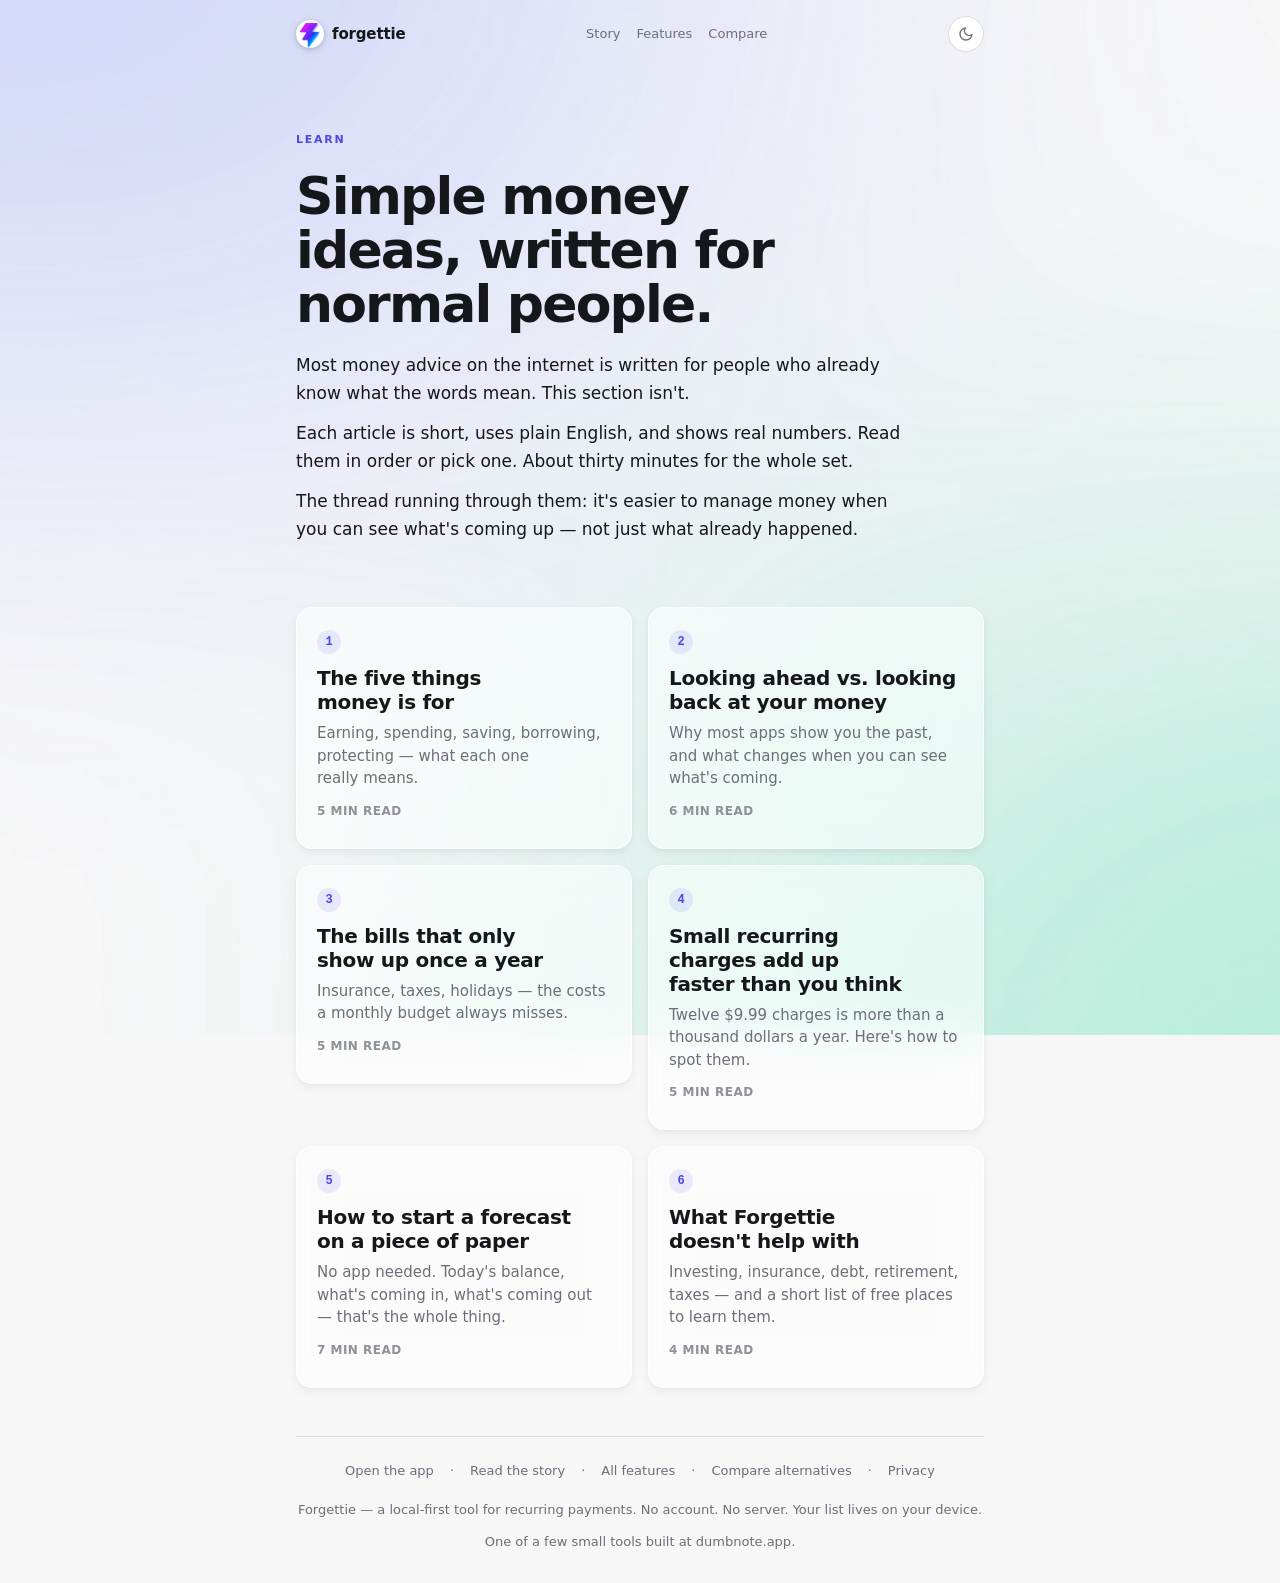
<file: learn/index.html>
<!doctype html>
<html lang="en">
  <head>
    <meta charset="UTF-8" />
    <meta name="viewport" content="width=device-width, initial-scale=1, viewport-fit=cover" />
    <meta name="theme-color" content="#0b0b0c" media="(prefers-color-scheme: dark)" />
    <meta name="theme-color" content="#f7f7f8" media="(prefers-color-scheme: light)" />

    <!-- Google tag (gtag.js) — cookieless measurement -->
    <script async src="https://www.googletagmanager.com/gtag/js?id=G-V302LWYXBB"></script>
    <script>
      window.dataLayer = window.dataLayer || [];
      function gtag(){dataLayer.push(arguments);}
      gtag('js', new Date());
      gtag('config', 'G-V302LWYXBB', {
        anonymize_ip: true,
        client_storage: 'none'
      });
    </script>

    <title>Learn — Forgettie</title>
    <meta
      name="description"
      content="Plain-English articles about money, written for people who want to plan ahead. Six short reads on the basics."
    />
    <link rel="canonical" href="https://forgettie.dumbnote.app/learn/" />
    <link rel="icon" type="image/png" sizes="any" href="/forgettie-favicon.png" />
    <link rel="apple-touch-icon" href="/forgettie-logo-192.jpg" />

    <meta property="og:type" content="website" />
    <meta property="og:url" content="https://forgettie.dumbnote.app/learn/" />
    <meta property="og:title" content="Learn — Forgettie" />
    <meta
      property="og:description"
      content="Plain-English articles about money, written for people who want to plan ahead."
    />
    <meta property="og:image" content="https://forgettie.dumbnote.app/forgettie_promo_002.png" />
    <meta property="og:site_name" content="Forgettie" />

    <meta name="twitter:card" content="summary_large_image" />
    <meta name="twitter:title" content="Learn — Forgettie" />
    <meta
      name="twitter:description"
      content="Plain-English articles about money, written for people who want to plan ahead."
    />
    <meta name="twitter:image" content="https://forgettie.dumbnote.app/forgettie_promo_002.png" />

    <link rel="stylesheet" href="styles/learn.css" />

    <script type="application/ld+json">
      {
        "@context": "https://schema.org",
        "@type": "CollectionPage",
        "name": "Learn — Forgettie",
        "description": "Plain-English articles about money, written for people who want to plan ahead.",
        "url": "https://forgettie.dumbnote.app/learn/",
        "isPartOf": {
          "@type": "WebSite",
          "name": "Forgettie",
          "url": "https://forgettie.dumbnote.app"
        },
        "mainEntity": {
          "@type": "ItemList",
          "itemListElement": [
            { "@type": "ListItem", "position": 1, "name": "The five things money is for", "url": "https://forgettie.dumbnote.app/learn/financial-literacy/" },
            { "@type": "ListItem", "position": 2, "name": "Looking ahead vs. looking back at your money", "url": "https://forgettie.dumbnote.app/learn/forecasting/" },
            { "@type": "ListItem", "position": 3, "name": "The bills that only show up once a year", "url": "https://forgettie.dumbnote.app/learn/yearly-bills/" },
            { "@type": "ListItem", "position": 4, "name": "Small recurring charges add up faster than you think", "url": "https://forgettie.dumbnote.app/learn/subscription-creep/" },
            { "@type": "ListItem", "position": 5, "name": "How to start a forecast on a piece of paper", "url": "https://forgettie.dumbnote.app/learn/start-a-forecast/" },
            { "@type": "ListItem", "position": 6, "name": "What Forgettie doesn't help with (and where to learn the rest)", "url": "https://forgettie.dumbnote.app/learn/beyond-forgettie/" }
          ]
        }
      }
    </script>
  </head>
  <body>
    <div class="page">
      <header class="site-header">
        <a class="brand" href="/" aria-label="Forgettie home">
          <img src="/forgettie-favicon.png" alt="" width="28" height="28" />
          <span>forgettie</span>
        </a>
        <nav class="nav" aria-label="Sections">
          <a href="/about/">Story</a>
          <a href="/features/">Features</a>
          <a href="/vs/">Compare</a>
        </nav>
        <button
          type="button"
          class="theme-toggle"
          data-theme-toggle
          aria-label="Toggle dark mode"
          title="Toggle dark mode"
        >
          <svg class="icon-moon" viewBox="0 0 24 24" fill="none" stroke="currentColor" stroke-width="2" stroke-linecap="round" stroke-linejoin="round" aria-hidden="true">
            <path d="M21 12.79A9 9 0 1 1 11.21 3 7 7 0 0 0 21 12.79z"/>
          </svg>
          <svg class="icon-sun" viewBox="0 0 24 24" fill="none" stroke="currentColor" stroke-width="2" stroke-linecap="round" stroke-linejoin="round" aria-hidden="true">
            <circle cx="12" cy="12" r="4"/>
            <path d="M12 2v2M12 20v2M4.93 4.93l1.41 1.41M17.66 17.66l1.41 1.41M2 12h2M20 12h2M4.93 19.07l1.41-1.41M17.66 6.34l1.41-1.41"/>
          </svg>
        </button>
      </header>

      <main>
        <section class="learn-hub-head" aria-labelledby="learn-hub-heading">
          <p class="eyebrow">Learn</p>
          <h1 id="learn-hub-heading" class="h1">Simple money ideas, written for normal people.</h1>
          <div class="learn-hub-intro">
            <p>
              Most money advice on the internet is written for people who already know what the words mean. This section isn't.
            </p>
            <p>
              Each article is short, uses plain English, and shows real numbers. Read them in order or pick one. About thirty minutes for the whole set.
            </p>
            <p>
              The thread running through them: it's easier to manage money when you can see what's coming up — not just what already happened.
            </p>
          </div>
        </section>

        <ol class="learn-card-grid" role="list">
          <li>
            <a class="learn-card" href="/learn/financial-literacy/">
              <span class="learn-card-num" aria-hidden="true">1</span>
              <h2 class="learn-card-title">The five things money is for</h2>
              <p class="learn-card-hook">Earning, spending, saving, borrowing, protecting — what each one really means.</p>
              <p class="learn-card-meta"><span>5 min read</span></p>
            </a>
          </li>
          <li>
            <a class="learn-card" href="/learn/forecasting/">
              <span class="learn-card-num" aria-hidden="true">2</span>
              <h2 class="learn-card-title">Looking ahead vs. looking back at your money</h2>
              <p class="learn-card-hook">Why most apps show you the past, and what changes when you can see what's coming.</p>
              <p class="learn-card-meta"><span>6 min read</span></p>
            </a>
          </li>
          <li>
            <a class="learn-card" href="/learn/yearly-bills/">
              <span class="learn-card-num" aria-hidden="true">3</span>
              <h2 class="learn-card-title">The bills that only show up once a year</h2>
              <p class="learn-card-hook">Insurance, taxes, holidays — the costs a monthly budget always misses.</p>
              <p class="learn-card-meta"><span>5 min read</span></p>
            </a>
          </li>
          <li>
            <a class="learn-card" href="/learn/subscription-creep/">
              <span class="learn-card-num" aria-hidden="true">4</span>
              <h2 class="learn-card-title">Small recurring charges add up faster than you think</h2>
              <p class="learn-card-hook">Twelve $9.99 charges is more than a thousand dollars a year. Here's how to spot them.</p>
              <p class="learn-card-meta"><span>5 min read</span></p>
            </a>
          </li>
          <li>
            <a class="learn-card" href="/learn/start-a-forecast/">
              <span class="learn-card-num" aria-hidden="true">5</span>
              <h2 class="learn-card-title">How to start a forecast on a piece of paper</h2>
              <p class="learn-card-hook">No app needed. Today's balance, what's coming in, what's coming out — that's the whole thing.</p>
              <p class="learn-card-meta"><span>7 min read</span></p>
            </a>
          </li>
          <li>
            <a class="learn-card" href="/learn/beyond-forgettie/">
              <span class="learn-card-num" aria-hidden="true">6</span>
              <h2 class="learn-card-title">What Forgettie doesn't help with</h2>
              <p class="learn-card-hook">Investing, insurance, debt, retirement, taxes — and a short list of free places to learn them.</p>
              <p class="learn-card-meta"><span>4 min read</span></p>
            </a>
          </li>
        </ol>
      </main>

      <footer class="site-footer">
        <nav class="site-footer-nav" aria-label="Site">
          <a href="https://forgettie.dumbnote.app">Open the app</a>
          <span aria-hidden="true">&middot;</span>
          <a href="/about/">Read the story</a>
          <span aria-hidden="true">&middot;</span>
          <a href="/features/">All features</a>
          <span aria-hidden="true">&middot;</span>
          <a href="/vs/">Compare alternatives</a>
          <span aria-hidden="true">&middot;</span>
          <a href="/privacy/">Privacy</a>
        </nav>
        <p>Forgettie — a local-first tool for recurring payments. No account. No server. Your list lives on your device.</p>
        <p>
          One of a few small tools built at <a href="https://dumbnote.app">dumbnote.app</a>.
        </p>
      </footer>
    </div>

    <script src="/about/scripts/theme-toggle.js" defer></script>
  </body>
</html>
</file>
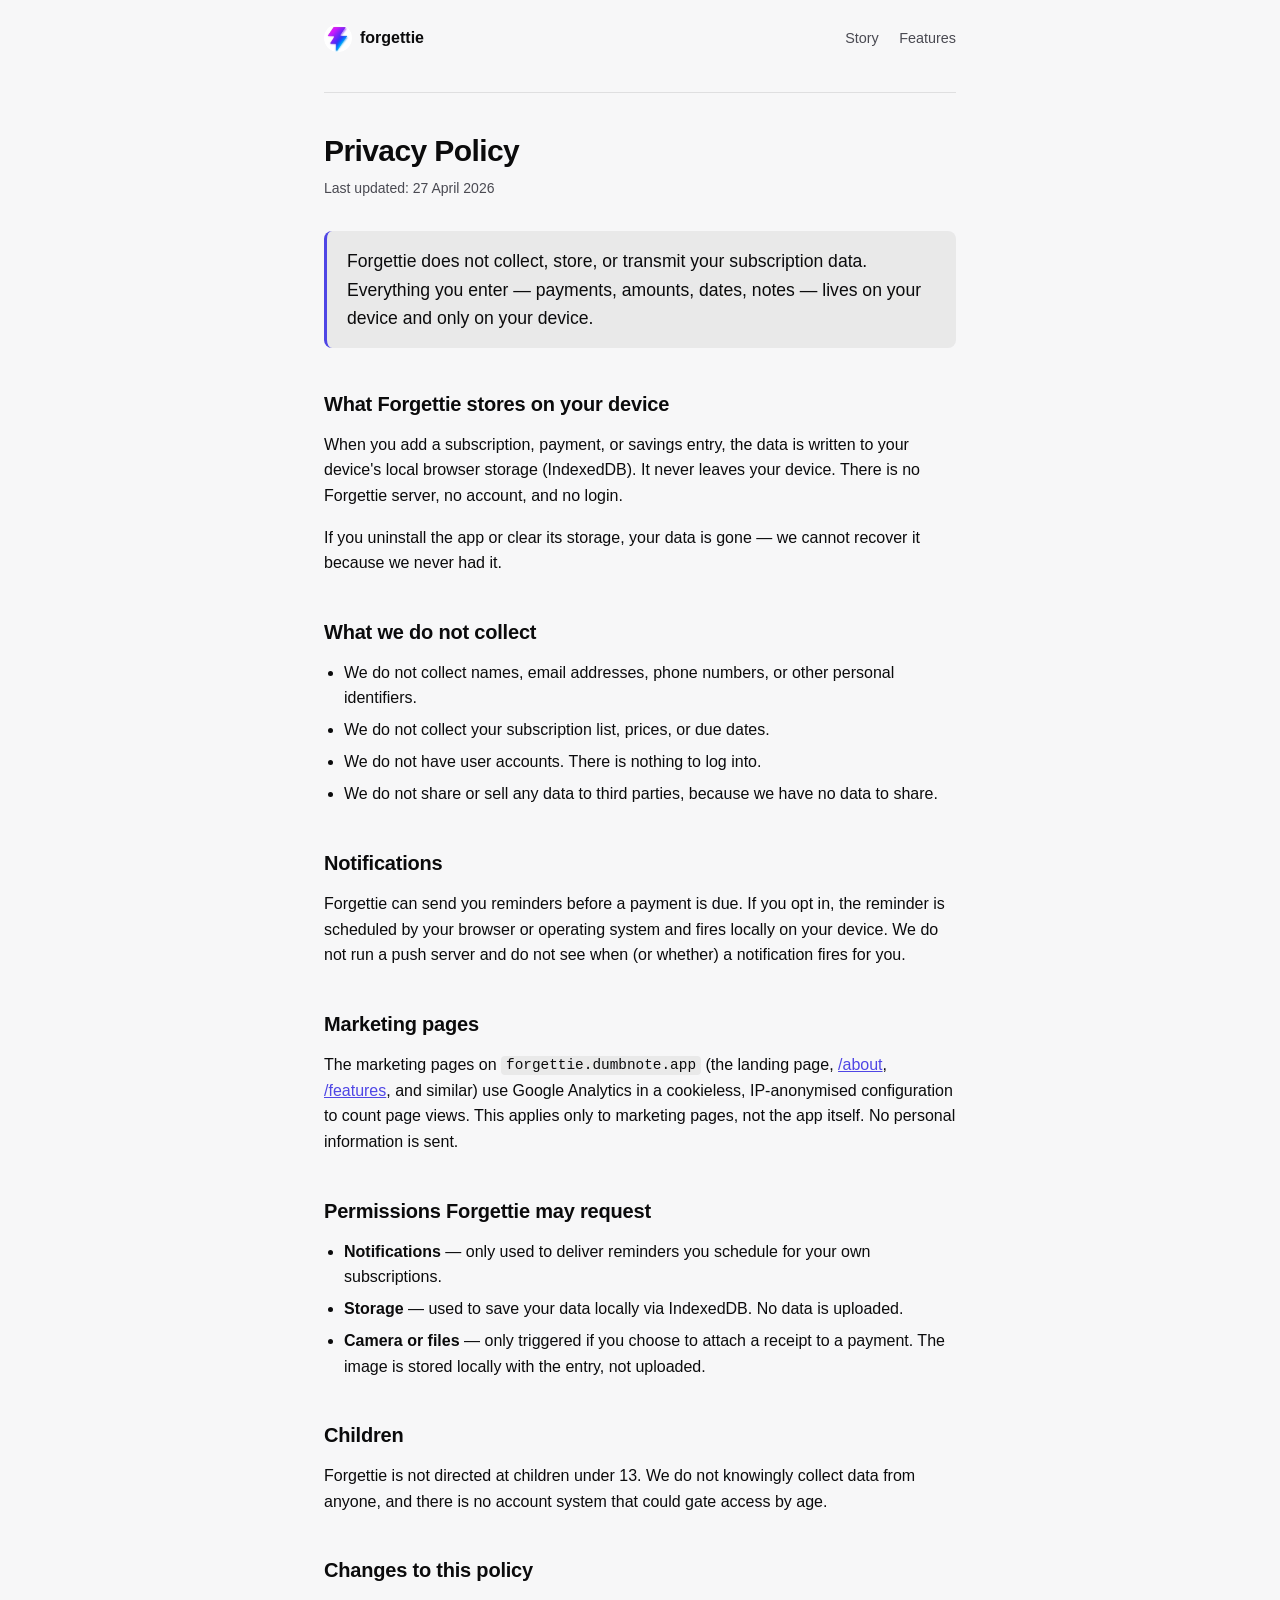
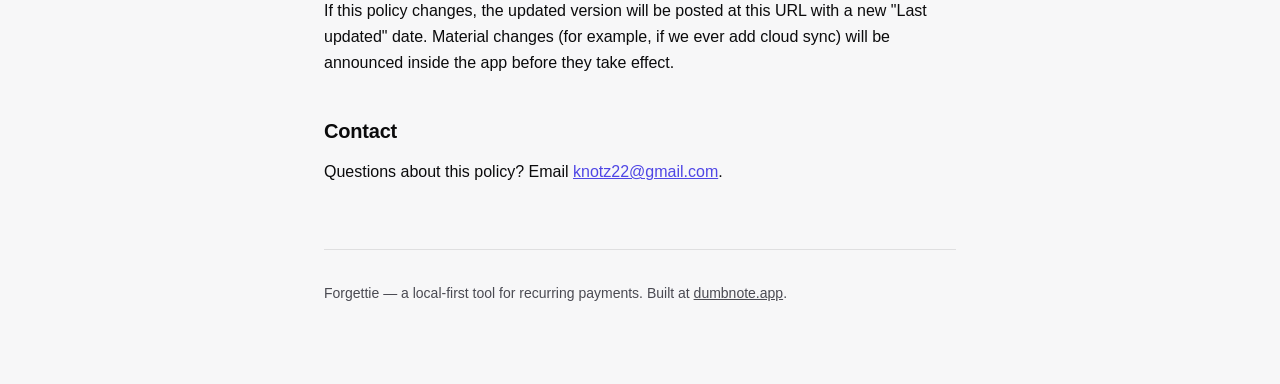
<file: privacy/index.html>
<!doctype html>
<html lang="en">
  <head>
    <meta charset="UTF-8" />
    <meta name="viewport" content="width=device-width, initial-scale=1, viewport-fit=cover" />
    <meta name="theme-color" content="#0b0b0c" media="(prefers-color-scheme: dark)" />
    <meta name="theme-color" content="#f7f7f8" media="(prefers-color-scheme: light)" />

    <title>Privacy Policy — Forgettie</title>
    <meta
      name="description"
      content="How Forgettie handles your data. Short version: we don't. Your subscription list lives on your device, not on our servers."
    />
    <link rel="canonical" href="https://forgettie.dumbnote.app/privacy/" />
    <link rel="icon" type="image/png" sizes="any" href="/forgettie-favicon.png" />
    <link rel="apple-touch-icon" href="/forgettie-logo-192.jpg" />

    <meta name="robots" content="index, follow" />

    <style>
      :root {
        color-scheme: light dark;
        --bg: #f7f7f8;
        --fg: #0b0b0c;
        --fg-muted: #4a4a52;
        --accent: #4f46e5;
        --rule: rgba(11, 11, 12, 0.1);
        --code-bg: rgba(11, 11, 12, 0.06);
      }
      @media (prefers-color-scheme: dark) {
        :root {
          --bg: #0b0b0c;
          --fg: #f3f3f4;
          --fg-muted: #a1a1aa;
          --accent: #818cf8;
          --rule: rgba(255, 255, 255, 0.12);
          --code-bg: rgba(255, 255, 255, 0.08);
        }
      }
      * { box-sizing: border-box; }
      html, body { margin: 0; }
      body {
        font-family: -apple-system, BlinkMacSystemFont, 'Segoe UI', Roboto, 'Helvetica Neue', Arial, sans-serif;
        background: var(--bg);
        color: var(--fg);
        line-height: 1.6;
        -webkit-font-smoothing: antialiased;
      }
      .page {
        max-width: 42rem;
        margin: 0 auto;
        padding: 1.5rem 1.25rem 4rem;
      }
      header {
        display: flex;
        align-items: center;
        justify-content: space-between;
        gap: 1rem;
        padding-bottom: 2.5rem;
        border-bottom: 1px solid var(--rule);
        margin-bottom: 2.5rem;
      }
      .brand {
        display: inline-flex;
        align-items: center;
        gap: 0.5rem;
        font-weight: 700;
        color: var(--fg);
        text-decoration: none;
      }
      .brand img { width: 28px; height: 28px; display: block; }
      header nav a {
        color: var(--fg-muted);
        text-decoration: none;
        font-size: 0.9rem;
        margin-left: 1rem;
      }
      header nav a:hover { color: var(--fg); }
      h1 {
        font-size: 1.875rem;
        line-height: 1.2;
        letter-spacing: -0.02em;
        margin: 0 0 0.5rem;
      }
      .updated {
        color: var(--fg-muted);
        font-size: 0.875rem;
        margin: 0 0 2rem;
      }
      h2 {
        font-size: 1.25rem;
        margin: 2.5rem 0 0.75rem;
        letter-spacing: -0.01em;
      }
      p { margin: 0 0 1rem; }
      ul { padding-left: 1.25rem; margin: 0 0 1rem; }
      li { margin-bottom: 0.4rem; }
      a { color: var(--accent); }
      code {
        background: var(--code-bg);
        padding: 0.1em 0.35em;
        border-radius: 4px;
        font-size: 0.9em;
        font-family: ui-monospace, SFMono-Regular, Menlo, monospace;
      }
      .lede {
        font-size: 1.1rem;
        color: var(--fg);
        background: var(--code-bg);
        padding: 1rem 1.25rem;
        border-radius: 8px;
        border-left: 3px solid var(--accent);
        margin: 0 0 2rem;
      }
      footer {
        margin-top: 4rem;
        padding-top: 2rem;
        border-top: 1px solid var(--rule);
        color: var(--fg-muted);
        font-size: 0.875rem;
      }
      footer a { color: var(--fg-muted); }
    </style>
  </head>
  <body>
    <div class="page">
      <header>
        <a class="brand" href="/" aria-label="Forgettie home">
          <img src="/forgettie-favicon.png" alt="" width="28" height="28" />
          <span>forgettie</span>
        </a>
        <nav aria-label="Site">
          <a href="/about/">Story</a>
          <a href="/features/">Features</a>
        </nav>
      </header>

      <main>
        <h1>Privacy Policy</h1>
        <p class="updated">Last updated: 27 April 2026</p>

        <p class="lede">
          Forgettie does not collect, store, or transmit your subscription data.
          Everything you enter — payments, amounts, dates, notes — lives on your
          device and only on your device.
        </p>

        <h2>What Forgettie stores on your device</h2>
        <p>
          When you add a subscription, payment, or savings entry, the data is
          written to your device's local browser storage (IndexedDB). It never
          leaves your device. There is no Forgettie server, no account, and no
          login.
        </p>
        <p>
          If you uninstall the app or clear its storage, your data is gone — we
          cannot recover it because we never had it.
        </p>

        <h2>What we do not collect</h2>
        <ul>
          <li>We do not collect names, email addresses, phone numbers, or other personal identifiers.</li>
          <li>We do not collect your subscription list, prices, or due dates.</li>
          <li>We do not have user accounts. There is nothing to log into.</li>
          <li>We do not share or sell any data to third parties, because we have no data to share.</li>
        </ul>

        <h2>Notifications</h2>
        <p>
          Forgettie can send you reminders before a payment is due. If you opt
          in, the reminder is scheduled by your browser or operating system and
          fires locally on your device. We do not run a push server and do not
          see when (or whether) a notification fires for you.
        </p>

        <h2>Marketing pages</h2>
        <p>
          The marketing pages on <code>forgettie.dumbnote.app</code> (the
          landing page, <a href="/about/">/about</a>, <a href="/features/">/features</a>,
          and similar) use Google Analytics in a cookieless,
          IP-anonymised configuration to count page views. This applies only to
          marketing pages, not the app itself. No personal information is sent.
        </p>

        <h2>Permissions Forgettie may request</h2>
        <ul>
          <li>
            <strong>Notifications</strong> — only used to deliver reminders you
            schedule for your own subscriptions.
          </li>
          <li>
            <strong>Storage</strong> — used to save your data locally via
            IndexedDB. No data is uploaded.
          </li>
          <li>
            <strong>Camera or files</strong> — only triggered if you choose to
            attach a receipt to a payment. The image is stored locally with the
            entry, not uploaded.
          </li>
        </ul>

        <h2>Children</h2>
        <p>
          Forgettie is not directed at children under 13. We do not knowingly
          collect data from anyone, and there is no account system that could
          gate access by age.
        </p>

        <h2>Changes to this policy</h2>
        <p>
          If this policy changes, the updated version will be posted at this
          URL with a new "Last updated" date. Material changes (for example, if
          we ever add cloud sync) will be announced inside the app before they
          take effect.
        </p>

        <h2>Contact</h2>
        <p>
          Questions about this policy? Email
          <a href="mailto:knotz22@gmail.com">knotz22@gmail.com</a>.
        </p>
      </main>

      <footer>
        <p>
          Forgettie — a local-first tool for recurring payments. Built at
          <a href="https://dumbnote.app">dumbnote.app</a>.
        </p>
      </footer>
    </div>
  </body>
</html>
</file>
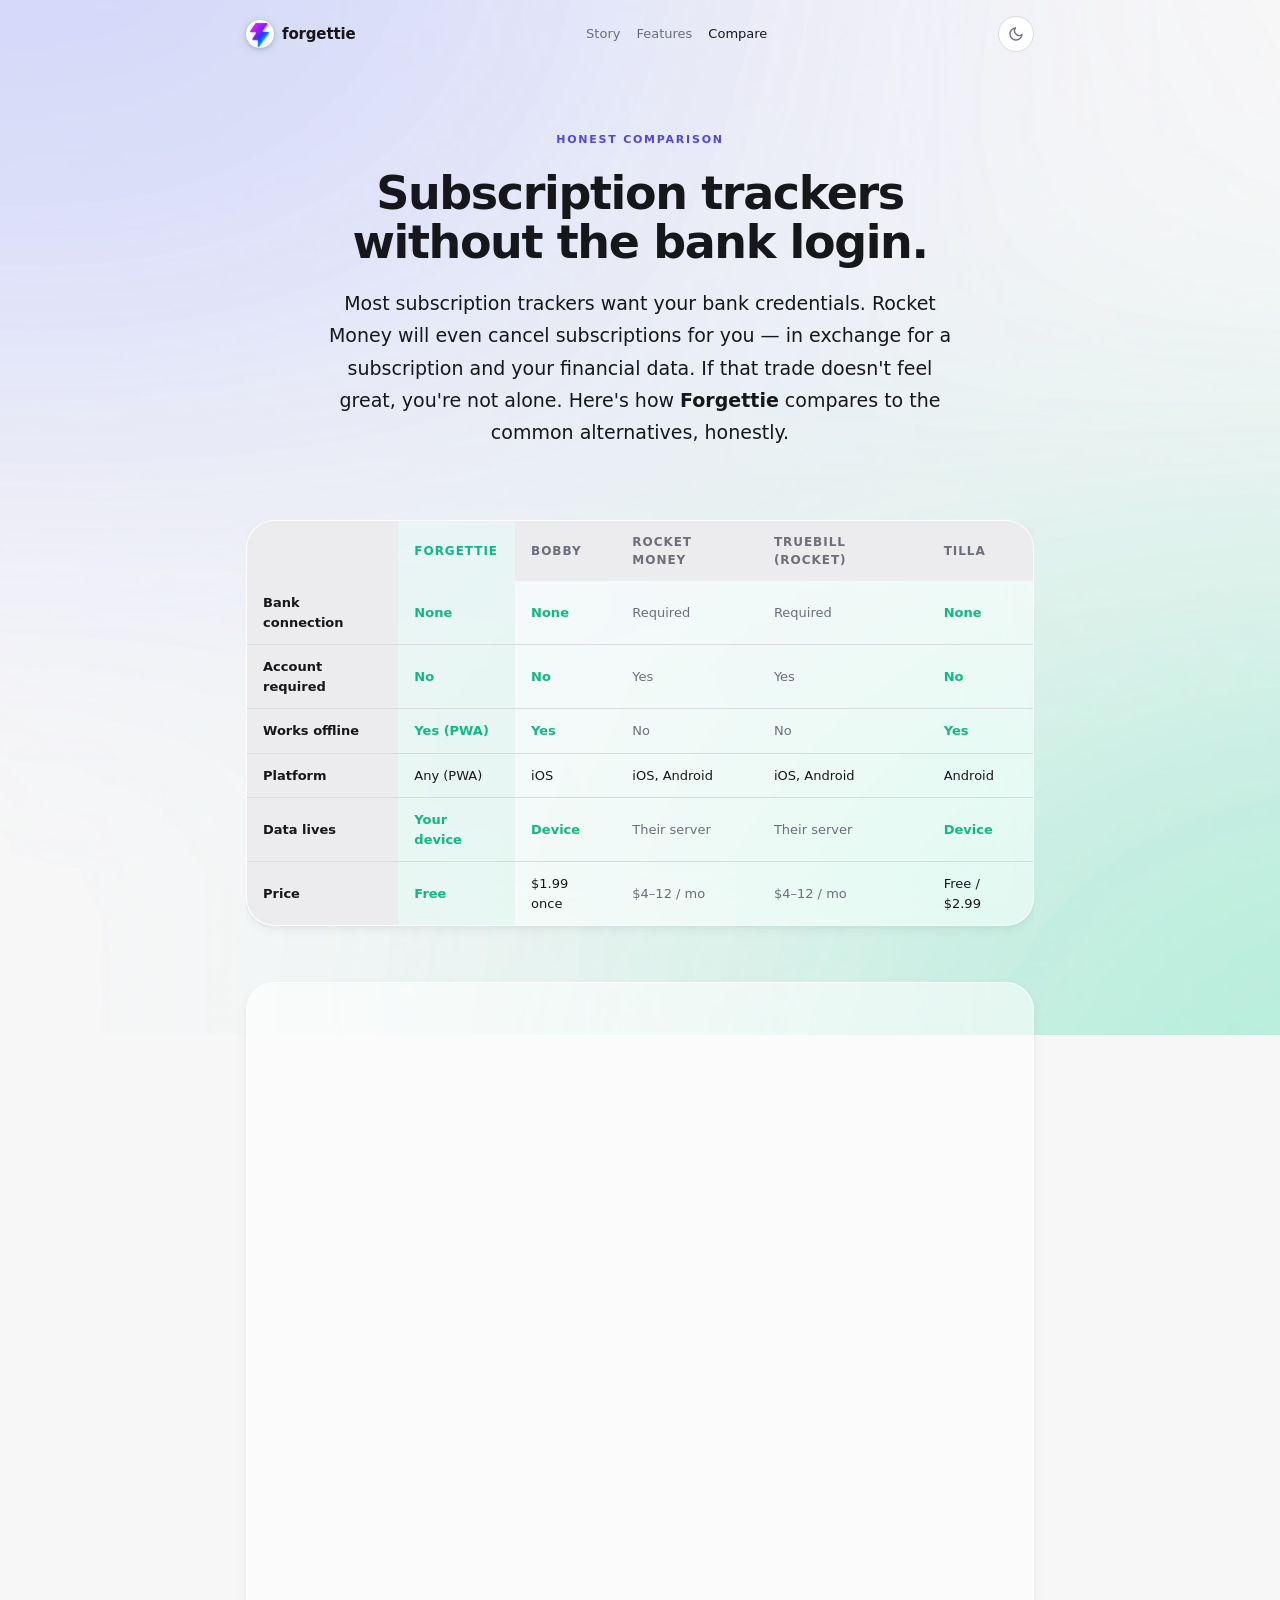
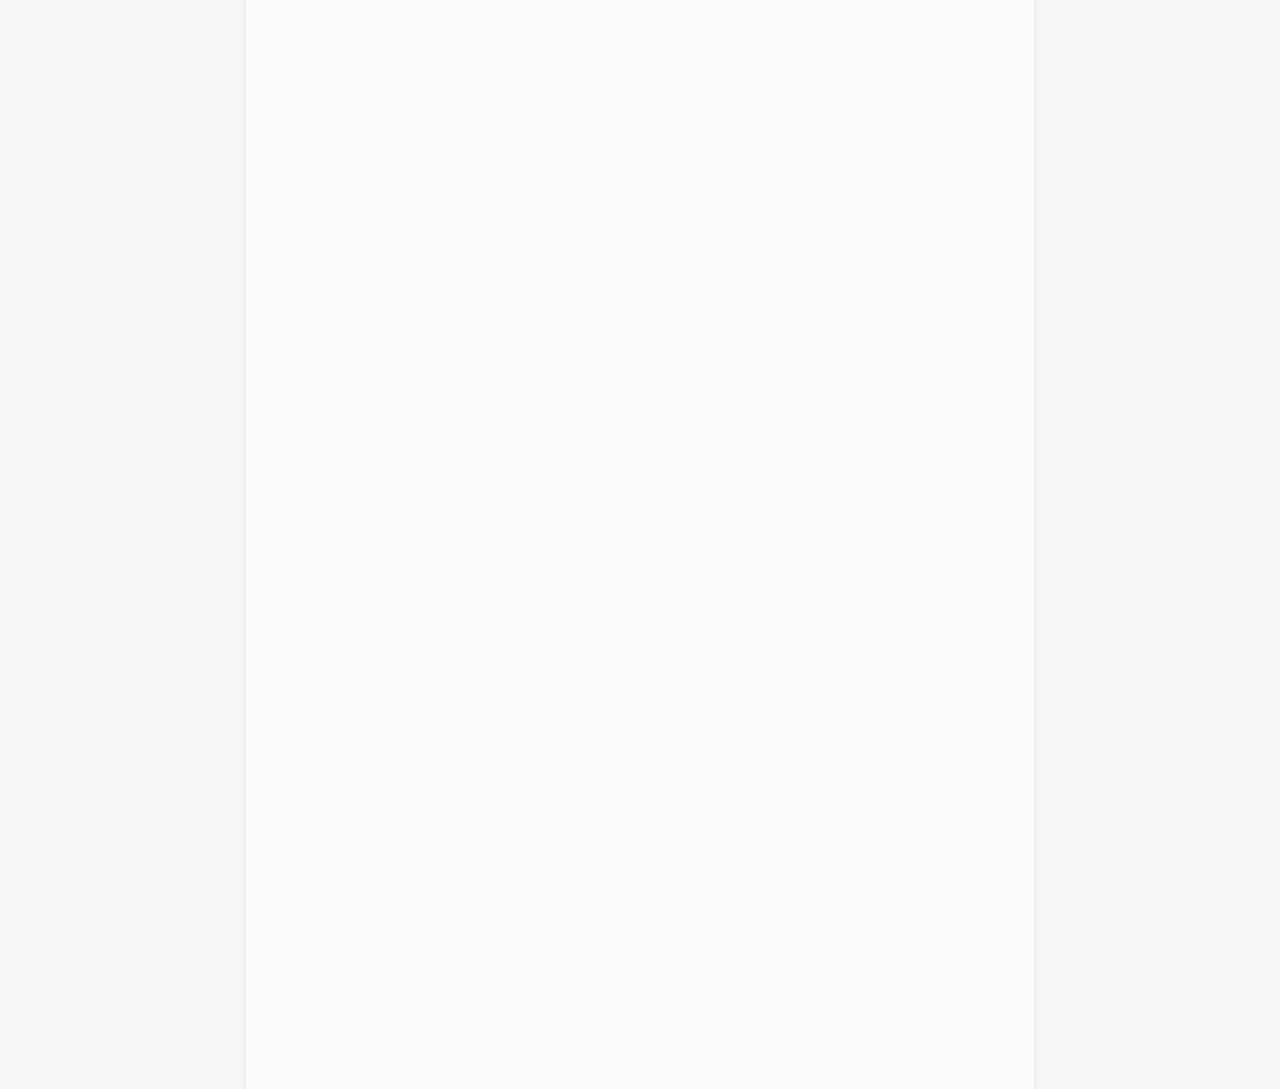
<file: vs/index.html>
<!doctype html>
<html lang="en">
  <head>
    <meta charset="UTF-8" />
    <meta name="viewport" content="width=device-width, initial-scale=1, viewport-fit=cover" />
    <meta name="theme-color" content="#0b0b0c" media="(prefers-color-scheme: dark)" />
    <meta name="theme-color" content="#f7f7f8" media="(prefers-color-scheme: light)" />

    <!-- Google tag (gtag.js) — cookieless measurement -->
    <script async src="https://www.googletagmanager.com/gtag/js?id=G-V302LWYXBB"></script>
    <script>
      window.dataLayer = window.dataLayer || [];
      function gtag(){dataLayer.push(arguments);}
      gtag('js', new Date());
      gtag('config', 'G-V302LWYXBB', {
        anonymize_ip: true,
        client_storage: 'none'
      });
    </script>

    <title>Subscription trackers without the bank login — Forgettie vs Bobby, Rocket Money, Truebill</title>
    <meta
      name="description"
      content="Forgettie vs Bobby, Rocket Money, Truebill, Tilla — the private, offline, no-account subscription tracker. Honest comparison of each alternative."
    />
    <link rel="canonical" href="https://forgettie.dumbnote.app/vs/" />
    <link rel="icon" type="image/png" sizes="any" href="/forgettie-favicon.png" />
    <link rel="apple-touch-icon" href="/forgettie-logo-192.jpg" />

    <meta property="og:type" content="article" />
    <meta property="og:url" content="https://forgettie.dumbnote.app/vs/" />
    <meta property="og:title" content="Subscription trackers without the bank login" />
    <meta
      property="og:description"
      content="Forgettie compared honestly to Bobby, Rocket Money, Truebill, and Tilla — who each one is for."
    />
    <meta property="og:image" content="https://forgettie.dumbnote.app/forgettie_promo_002.png" />
    <meta property="og:site_name" content="Forgettie" />

    <meta name="twitter:card" content="summary_large_image" />
    <meta name="twitter:title" content="Subscription trackers without the bank login" />
    <meta
      name="twitter:description"
      content="Forgettie vs Bobby, Rocket Money, Truebill, Tilla — honest comparison."
    />
    <meta name="twitter:image" content="https://forgettie.dumbnote.app/forgettie_promo_002.png" />

    <link rel="stylesheet" href="styles/vs.css" />

    <script type="application/ld+json">
      {
        "@context": "https://schema.org",
        "@type": "Article",
        "headline": "Subscription trackers without the bank login",
        "description": "Forgettie compared honestly to Bobby, Rocket Money, Truebill, and Tilla — the private, offline, no-account subscription tracker, and when each alternative fits you better.",
        "mainEntityOfPage": "https://forgettie.dumbnote.app/vs/",
        "url": "https://forgettie.dumbnote.app/vs/",
        "image": "https://forgettie.dumbnote.app/forgettie_promo_002.png",
        "about": {
          "@type": "SoftwareApplication",
          "name": "Forgettie",
          "applicationCategory": "FinanceApplication",
          "url": "https://forgettie.dumbnote.app"
        },
        "publisher": {
          "@type": "Organization",
          "name": "dumbnote",
          "url": "https://dumbnote.app"
        }
      }
    </script>
  </head>
  <body>
    <div class="page">
      <header class="site-header">
        <a class="brand" href="/" aria-label="Forgettie home">
          <img src="/forgettie-favicon.png" alt="" width="28" height="28" />
          <span>forgettie</span>
        </a>
        <nav class="nav" aria-label="Sections">
          <a href="/about/">Story</a>
          <a href="/features/">Features</a>
          <a href="/vs/" aria-current="page">Compare</a>
        </nav>
        <button
          type="button"
          class="theme-toggle"
          data-theme-toggle
          aria-label="Toggle dark mode"
          title="Toggle dark mode"
        >
          <svg class="icon-moon" viewBox="0 0 24 24" fill="none" stroke="currentColor" stroke-width="2" stroke-linecap="round" stroke-linejoin="round" aria-hidden="true">
            <path d="M21 12.79A9 9 0 1 1 11.21 3 7 7 0 0 0 21 12.79z"/>
          </svg>
          <svg class="icon-sun" viewBox="0 0 24 24" fill="none" stroke="currentColor" stroke-width="2" stroke-linecap="round" stroke-linejoin="round" aria-hidden="true">
            <circle cx="12" cy="12" r="4"/>
            <path d="M12 2v2M12 20v2M4.93 4.93l1.41 1.41M17.66 17.66l1.41 1.41M2 12h2M20 12h2M4.93 19.07l1.41-1.41M17.66 6.34l1.41-1.41"/>
          </svg>
        </button>
      </header>

      <main>
        <section class="hero" aria-labelledby="compare-heading">
          <p class="eyebrow">Honest comparison</p>
          <h1 id="compare-heading" class="h1">Subscription trackers without the bank login.</h1>
          <p class="hero-lead">
            Most subscription trackers want your bank credentials. Rocket Money will even cancel subscriptions for you &mdash; in exchange for a subscription and your financial data. If that trade doesn't feel great, you're not alone. Here's how <strong>Forgettie</strong> compares to the common alternatives, honestly.
          </p>
        </section>

        <section class="table-wrap" aria-label="Feature comparison table">
          <table class="compare">
            <thead>
              <tr>
                <th scope="col">&nbsp;</th>
                <th scope="col" class="us">Forgettie</th>
                <th scope="col">Bobby</th>
                <th scope="col">Rocket Money</th>
                <th scope="col">Truebill (Rocket)</th>
                <th scope="col">Tilla</th>
              </tr>
            </thead>
            <tbody>
              <tr>
                <th scope="row">Bank connection</th>
                <td class="us tick">None</td>
                <td class="tick">None</td>
                <td class="cross">Required</td>
                <td class="cross">Required</td>
                <td class="tick">None</td>
              </tr>
              <tr>
                <th scope="row">Account required</th>
                <td class="us tick">No</td>
                <td class="tick">No</td>
                <td class="cross">Yes</td>
                <td class="cross">Yes</td>
                <td class="tick">No</td>
              </tr>
              <tr>
                <th scope="row">Works offline</th>
                <td class="us tick">Yes (PWA)</td>
                <td class="tick">Yes</td>
                <td class="cross">No</td>
                <td class="cross">No</td>
                <td class="tick">Yes</td>
              </tr>
              <tr>
                <th scope="row">Platform</th>
                <td class="us">Any (PWA)</td>
                <td>iOS</td>
                <td>iOS, Android</td>
                <td>iOS, Android</td>
                <td>Android</td>
              </tr>
              <tr>
                <th scope="row">Data lives</th>
                <td class="us tick">Your device</td>
                <td class="tick">Device</td>
                <td class="cross">Their server</td>
                <td class="cross">Their server</td>
                <td class="tick">Device</td>
              </tr>
              <tr>
                <th scope="row">Price</th>
                <td class="us tick">Free</td>
                <td>$1.99 once</td>
                <td class="cross">$4&ndash;12 / mo</td>
                <td class="cross">$4&ndash;12 / mo</td>
                <td>Free / $2.99</td>
              </tr>
            </tbody>
          </table>
        </section>

        <section class="compare-blocks" aria-label="When each alternative fits">
          <article class="compare-block">
            <h2>When Forgettie vs Bobby makes sense</h2>
            <p>
              Bobby is an excellent iOS-only subscription tracker with a design-first philosophy. If you're iOS-only and never touch another device, Bobby is a great $1.99 one-time buy and a fair choice.
            </p>
            <p>
              Forgettie makes more sense if you use multiple devices, want your list in a browser, or prefer "works anywhere" over "app-store-native." Forgettie is a PWA, so the same list runs on iPhone, Android, and desktop without separate installs.
            </p>
          </article>

          <article class="compare-block">
            <h2>When Forgettie vs Rocket Money (or Truebill) makes sense</h2>
            <p>
              Rocket Money's edge is automatic detection &mdash; it scans your bank statements for subscriptions and can even negotiate cancellations for you. If you want to hand the whole problem off, that's real value.
            </p>
            <p>
              The cost is a monthly fee, your full bank credentials on their servers, and a steady stream of upsells for their other financial products. Forgettie makes more sense if you'd rather do the adding yourself in exchange for no fee, no data sharing, and the yearly total front-and-center &mdash; which Rocket Money doesn't surface well.
            </p>
          </article>

          <article class="compare-block">
            <h2>When Forgettie vs Tilla makes sense</h2>
            <p>
              Tilla is an offline, privacy-first tracker with a very similar philosophy to Forgettie. If you're Android-only, Tilla is a solid pick.
            </p>
            <p>
              Forgettie is a PWA that runs on any platform &mdash; so if you have an iPhone, a Windows laptop, or want the list in a plain browser, Forgettie is the portable version of the same idea.
            </p>
          </article>

          <div class="who">
            <h2>Who Forgettie is for</h2>
            <p>
              You already know what you're subscribed to. You just need one place to see the real yearly cost and never miss a renewal. You don't want to hand over bank credentials. You don't want another account. You want something free that runs on whatever device you're holding. That's Forgettie.
            </p>
          </div>
        </section>

        <section class="cta-block" aria-label="Open the app">
          <h2>Try it. If it fits, keep it. If it doesn't, nothing to cancel.</h2>
          <a class="cta" href="https://forgettie.dumbnote.app" aria-label="Open the Forgettie app">
            <span>Open the app</span>
            <svg viewBox="0 0 24 24" fill="none" stroke="currentColor" stroke-width="2" stroke-linecap="round" stroke-linejoin="round" aria-hidden="true"><path d="M5 12h14M13 5l7 7-7 7"/></svg>
          </a>
        </section>
      </main>

      <footer class="site-footer">
        <nav class="site-footer-nav" aria-label="Site">
          <a href="/">Open the app</a>
          <span aria-hidden="true">&middot;</span>
          <a href="/about/">Read the story</a>
          <span aria-hidden="true">&middot;</span>
          <a href="/learn/">Learn</a>
          <span aria-hidden="true">&middot;</span>
          <a href="/features/">All features</a>
          <span aria-hidden="true">&middot;</span>
          <a href="/privacy/">Privacy</a>
        </nav>
        <p class="site-footer-note">
          Forgettie is a small tool built at <a href="https://dumbnote.app">dumbnote.app</a>. Local-first, no account, no server.
        </p>
      </footer>
    </div>
    <script src="/about/scripts/theme-toggle.js" defer></script>
  </body>
</html>
</file>
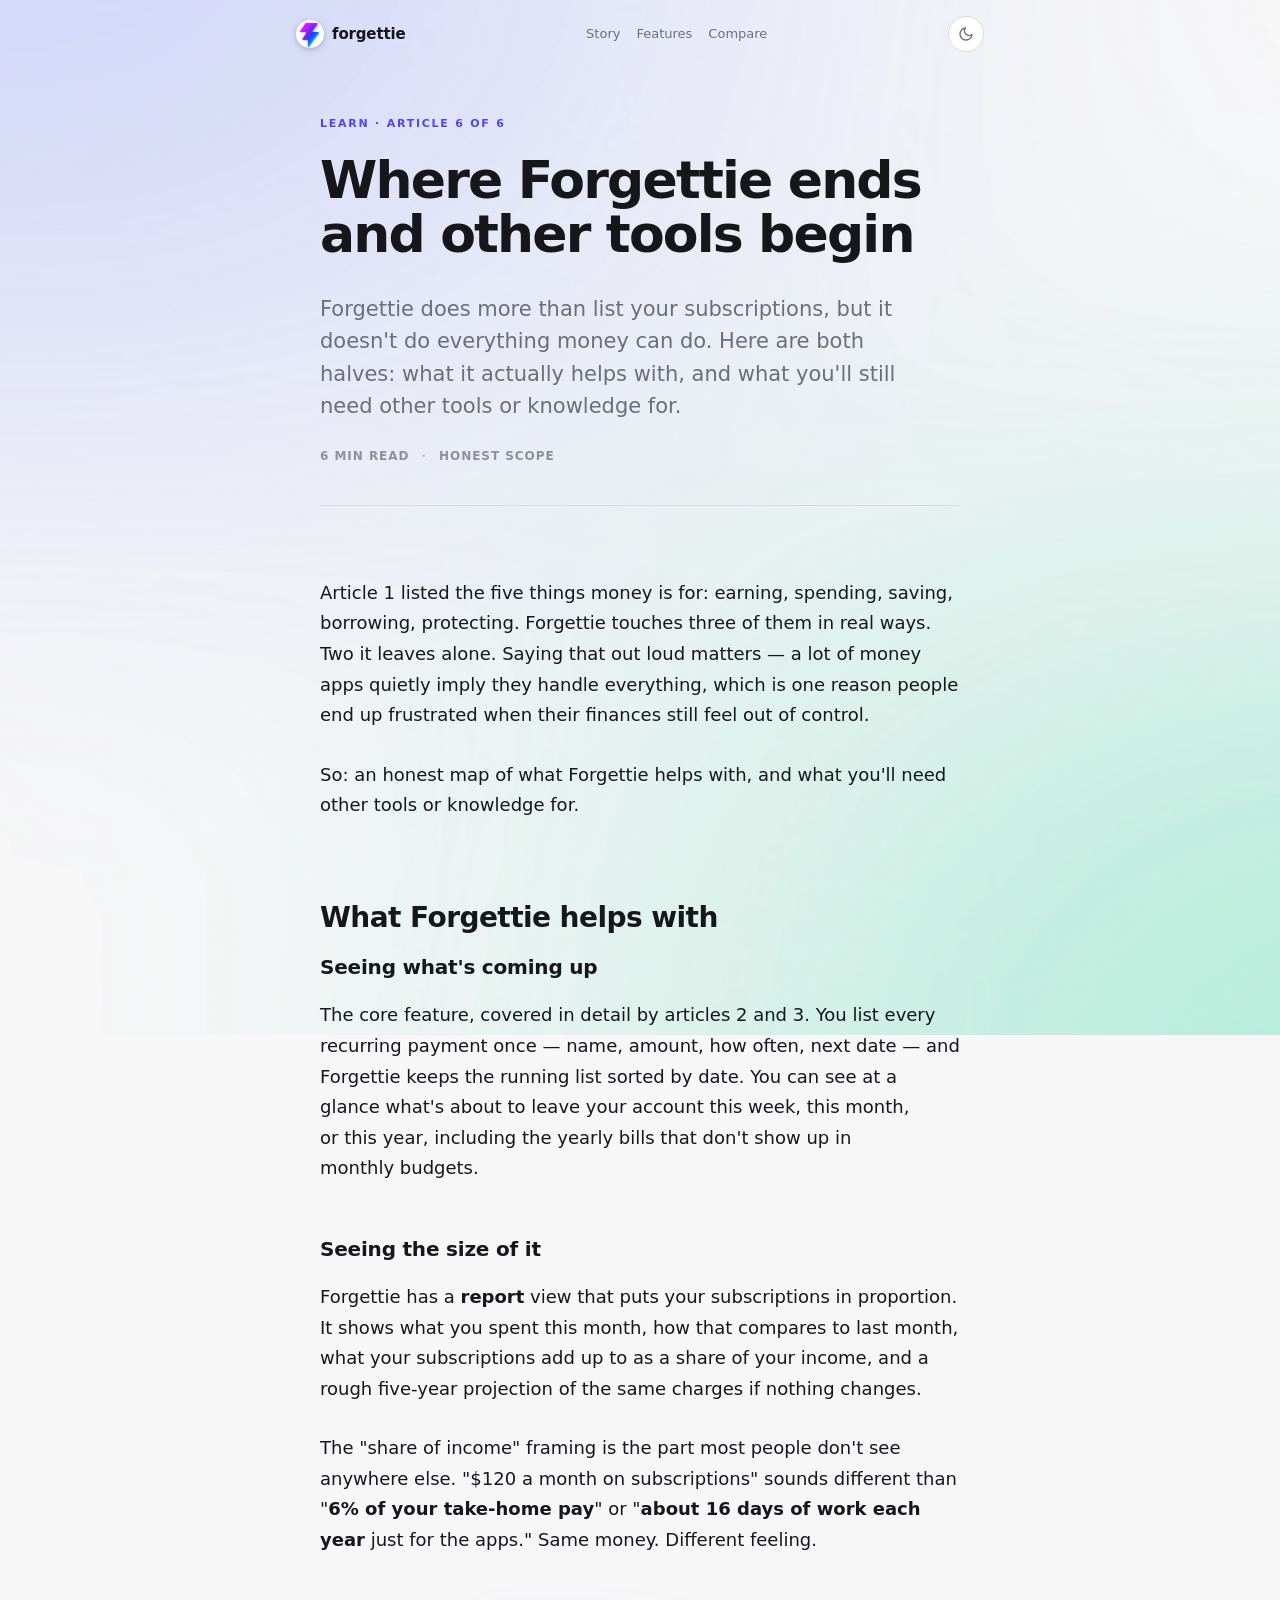
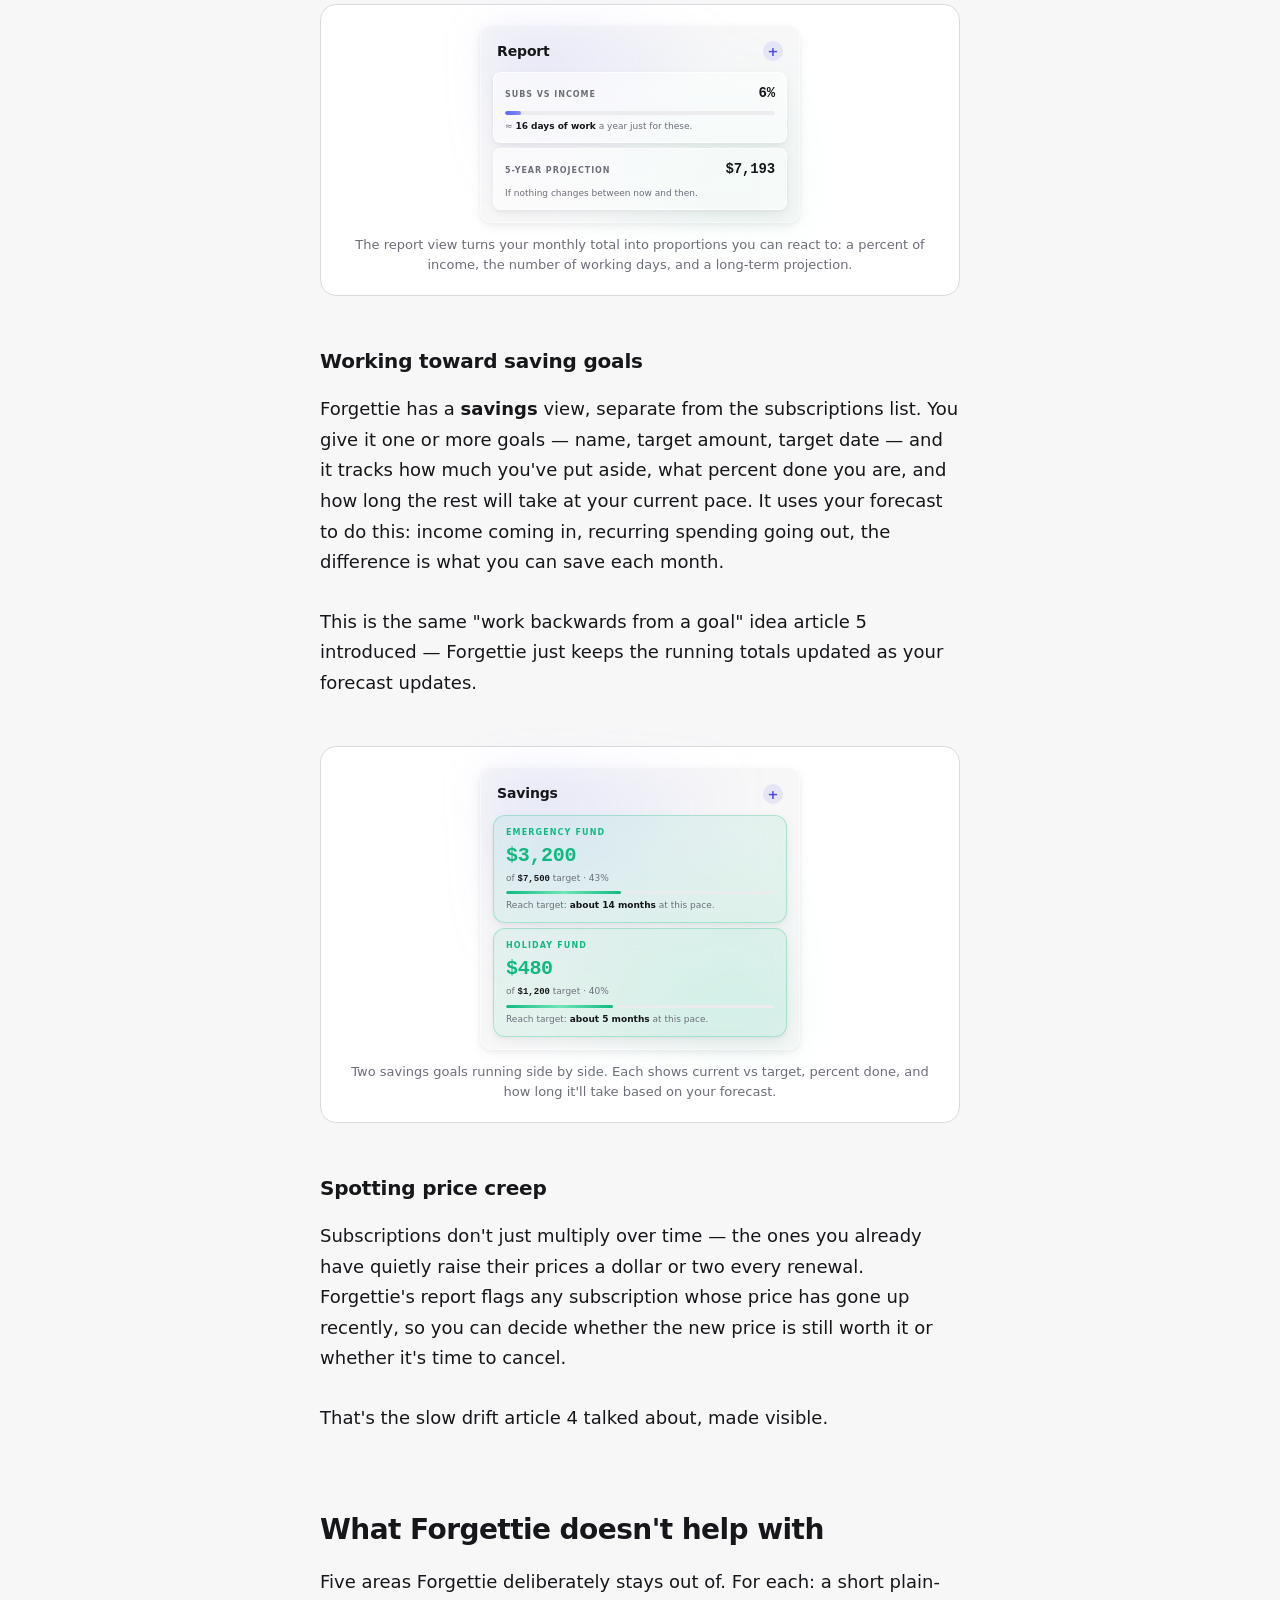
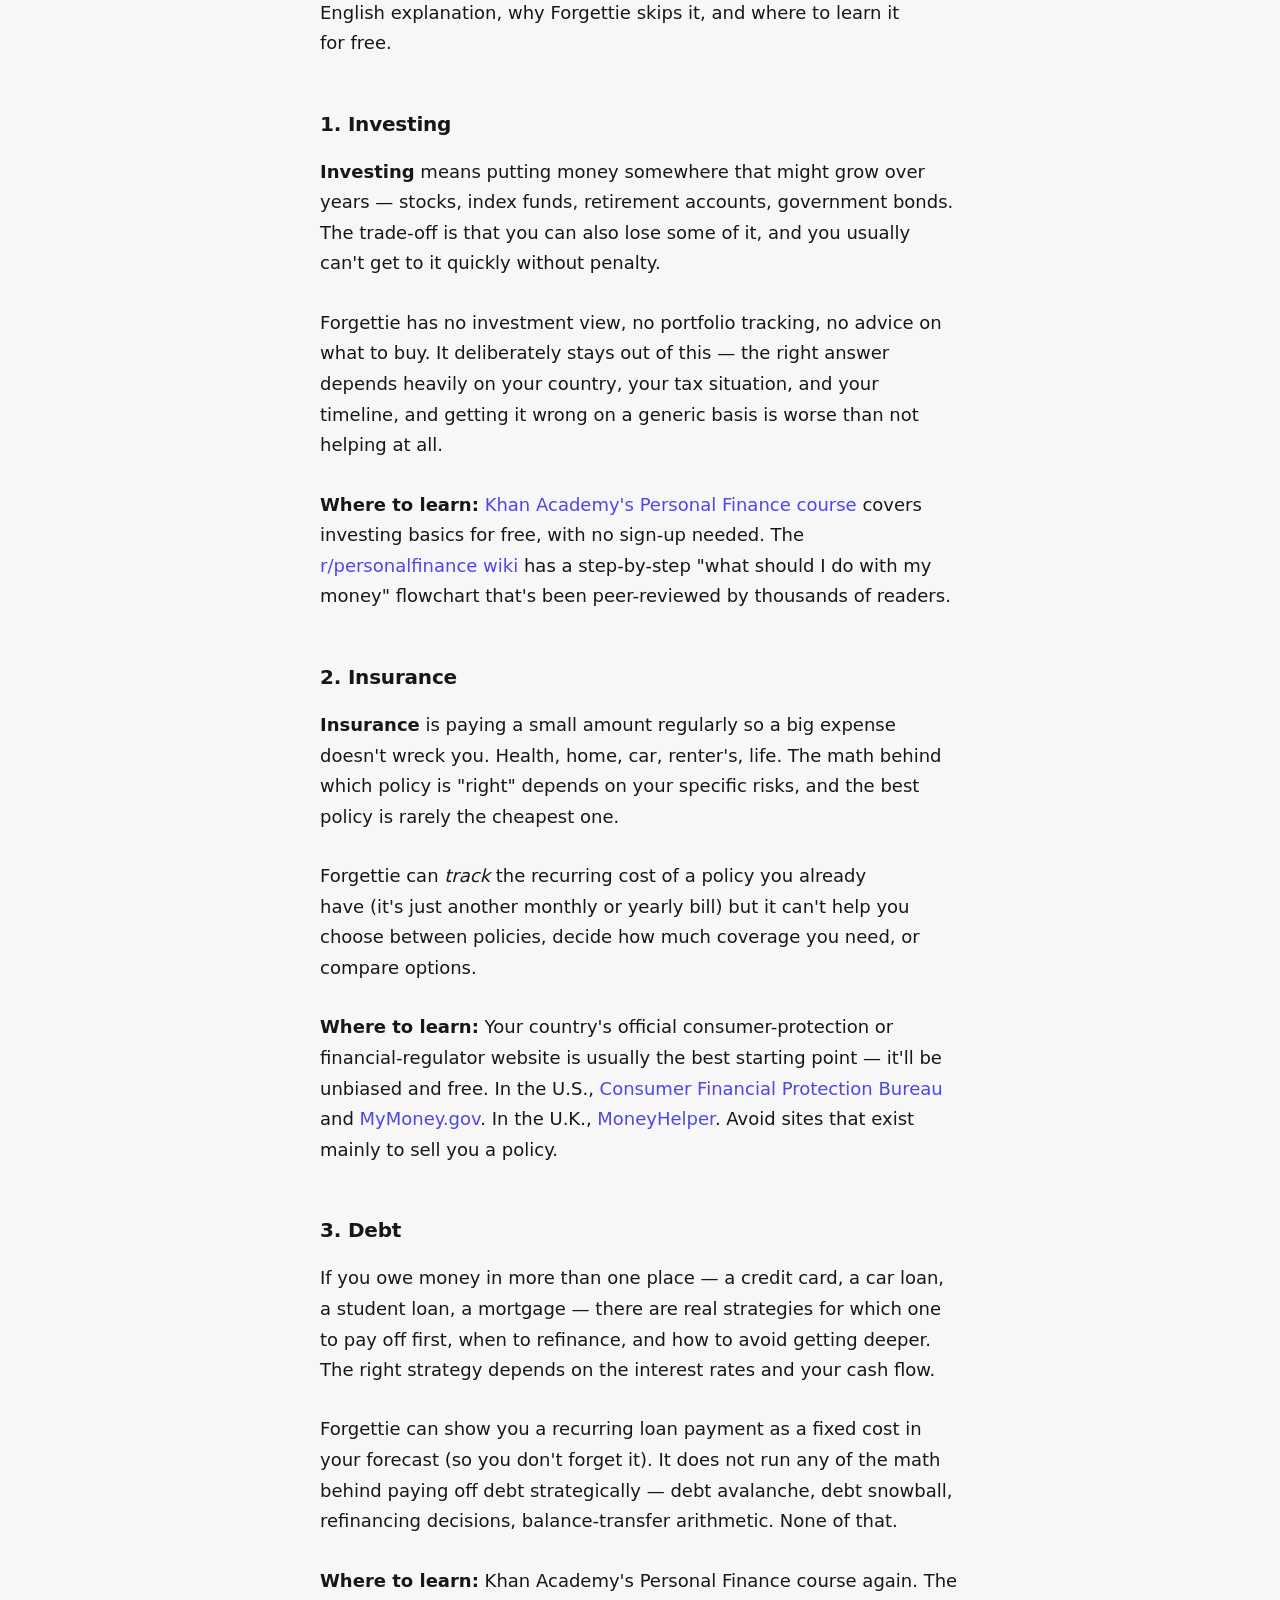
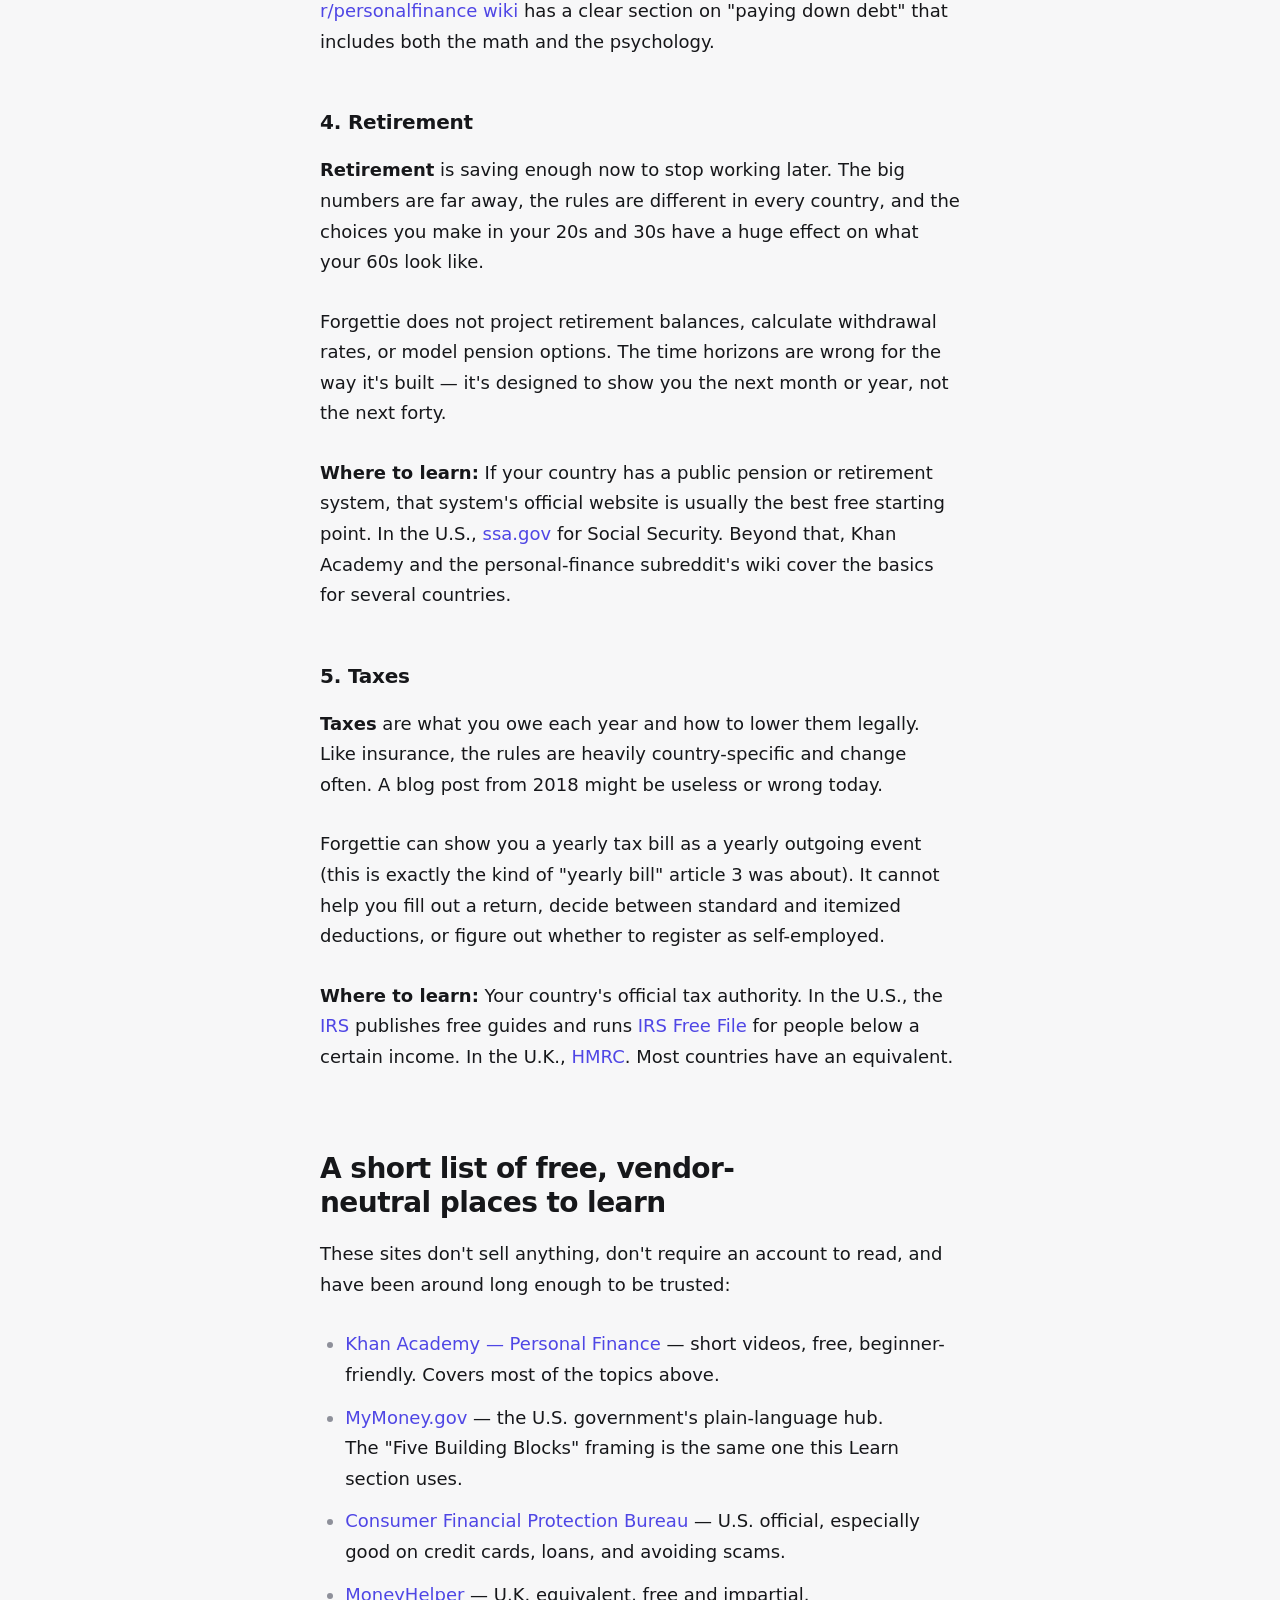
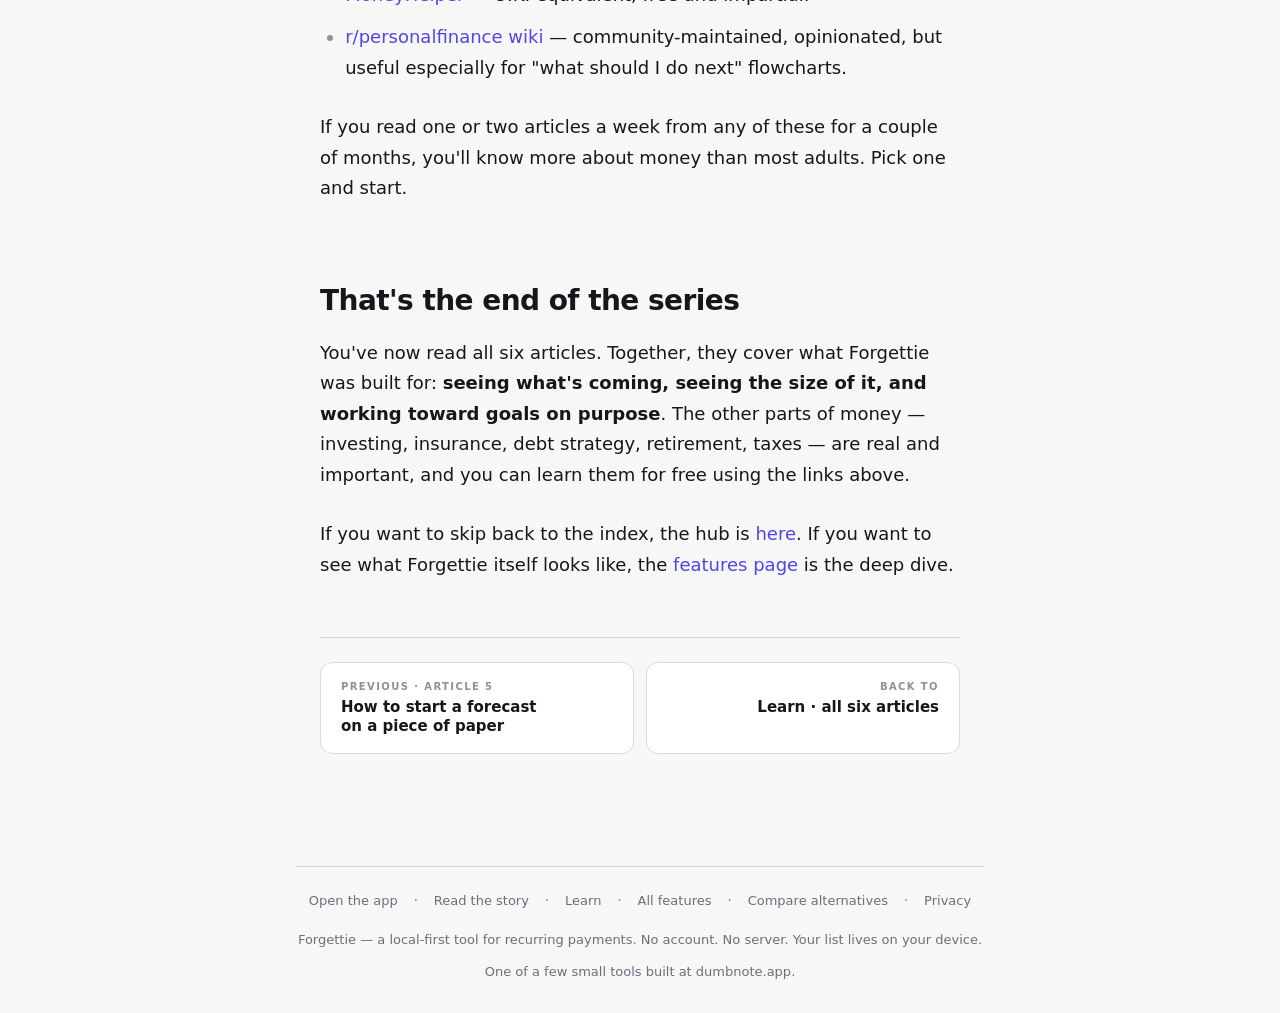
<file: learn/beyond-forgettie/index.html>
<!doctype html>
<html lang="en">
  <head>
    <meta charset="UTF-8" />
    <meta name="viewport" content="width=device-width, initial-scale=1, viewport-fit=cover" />
    <meta name="theme-color" content="#0b0b0c" media="(prefers-color-scheme: dark)" />
    <meta name="theme-color" content="#f7f7f8" media="(prefers-color-scheme: light)" />

    <script async src="https://www.googletagmanager.com/gtag/js?id=G-V302LWYXBB"></script>
    <script>
      window.dataLayer = window.dataLayer || [];
      function gtag(){dataLayer.push(arguments);}
      gtag('js', new Date());
      gtag('config', 'G-V302LWYXBB', {
        anonymize_ip: true,
        client_storage: 'none'
      });
    </script>

    <title>Where Forgettie ends and other tools begin — Learn — Forgettie</title>
    <meta
      name="description"
      content="Both halves of honest scope: what Forgettie actually helps with (forecasting, savings goals, income visibility, price creep), and what you'll need other tools for (investing, insurance, debt, retirement, taxes)."
    />
    <link rel="canonical" href="https://forgettie.dumbnote.app/learn/beyond-forgettie/" />
    <link rel="icon" type="image/png" sizes="any" href="/forgettie-favicon.png" />
    <link rel="apple-touch-icon" href="/forgettie-logo-192.jpg" />

    <meta property="og:type" content="article" />
    <meta property="og:url" content="https://forgettie.dumbnote.app/learn/beyond-forgettie/" />
    <meta property="og:title" content="Where Forgettie ends and other tools begin" />
    <meta
      property="og:description"
      content="What Forgettie actually helps with — and what you'll need other tools for. Honest scope, in plain English."
    />
    <meta property="og:image" content="https://forgettie.dumbnote.app/forgettie_promo_002.png" />
    <meta property="og:site_name" content="Forgettie" />

    <meta name="twitter:card" content="summary_large_image" />
    <meta name="twitter:title" content="Where Forgettie ends and other tools begin" />
    <meta name="twitter:description" content="What Forgettie actually helps with — and what you'll need other tools for." />
    <meta name="twitter:image" content="https://forgettie.dumbnote.app/forgettie_promo_002.png" />

    <link rel="stylesheet" href="../styles/learn.css" />

    <script type="application/ld+json">
      {
        "@context": "https://schema.org",
        "@type": "Article",
        "headline": "Where Forgettie ends and other tools begin",
        "description": "What Forgettie actually helps with (forecasting, savings goals, income visibility, price creep), and what you'll need other tools for (investing, insurance, debt, retirement, taxes).",
        "url": "https://forgettie.dumbnote.app/learn/beyond-forgettie/",
        "mainEntityOfPage": "https://forgettie.dumbnote.app/learn/beyond-forgettie/",
        "image": "https://forgettie.dumbnote.app/forgettie_promo_002.png",
        "publisher": {
          "@type": "Organization",
          "name": "Forgettie",
          "url": "https://forgettie.dumbnote.app"
        },
        "isPartOf": {
          "@type": "CollectionPage",
          "name": "Learn — Forgettie",
          "url": "https://forgettie.dumbnote.app/learn/"
        }
      }
    </script>
  </head>
  <body>
    <div class="page">
      <header class="site-header">
        <a class="brand" href="/" aria-label="Forgettie home">
          <img src="/forgettie-favicon.png" alt="" width="28" height="28" />
          <span>forgettie</span>
        </a>
        <nav class="nav" aria-label="Sections">
          <a href="/about/">Story</a>
          <a href="/features/">Features</a>
          <a href="/vs/">Compare</a>
        </nav>
        <button
          type="button"
          class="theme-toggle"
          data-theme-toggle
          aria-label="Toggle dark mode"
          title="Toggle dark mode"
        >
          <svg class="icon-moon" viewBox="0 0 24 24" fill="none" stroke="currentColor" stroke-width="2" stroke-linecap="round" stroke-linejoin="round" aria-hidden="true">
            <path d="M21 12.79A9 9 0 1 1 11.21 3 7 7 0 0 0 21 12.79z"/>
          </svg>
          <svg class="icon-sun" viewBox="0 0 24 24" fill="none" stroke="currentColor" stroke-width="2" stroke-linecap="round" stroke-linejoin="round" aria-hidden="true">
            <circle cx="12" cy="12" r="4"/>
            <path d="M12 2v2M12 20v2M4.93 4.93l1.41 1.41M17.66 17.66l1.41 1.41M2 12h2M20 12h2M4.93 19.07l1.41-1.41M17.66 6.34l1.41-1.41"/>
          </svg>
        </button>
      </header>

      <main>
        <article class="learn-article">
          <header class="learn-article-head">
            <p class="eyebrow"><a href="/learn/">Learn</a> · Article 6 of 6</p>
            <h1 class="h1">Where Forgettie ends and other tools begin</h1>
            <p class="subhead">
              Forgettie does more than list your subscriptions, but it doesn't do everything money can do. Here are both halves: what it actually helps with, and what you'll still need other tools or knowledge for.
            </p>
            <p class="learn-article-meta"><span>6 min read</span><span>Honest scope</span></p>
          </header>

          <div class="learn-prose">
            <p>
              Article 1 listed the five things money is for: earning, spending, saving, borrowing, protecting. Forgettie touches three of them in real ways. Two it leaves alone. Saying that out loud matters — a lot of money apps quietly imply they handle everything, which is one reason people end up frustrated when their finances still feel out of control.
            </p>
            <p>
              So: an honest map of what Forgettie helps with, and what you'll need other tools or knowledge for.
            </p>

            <h2>What Forgettie helps with</h2>

            <h3>Seeing what's coming up</h3>
            <p>
              The core feature, covered in detail by articles 2 and 3. You list every recurring payment once — name, amount, how often, next date — and Forgettie keeps the running list sorted by date. You can see at a glance what's about to leave your account this week, this month, or this year, including the yearly bills that don't show up in monthly budgets.
            </p>

            <h3>Seeing the size of it</h3>
            <p>
              Forgettie has a <strong>report</strong> view that puts your subscriptions in proportion. It shows what you spent this month, how that compares to last month, what your subscriptions add up to as a share of your income, and a rough five-year projection of the same charges if nothing changes.
            </p>
            <p>
              The "share of income" framing is the part most people don't see anywhere else. "$120 a month on subscriptions" sounds different than "<strong>6% of your take-home pay</strong>" or "<strong>about 16 days of work each year</strong> just for the apps." Same money. Different feeling.
            </p>

            <figure class="learn-figure">
              <div class="learn-figure-stage" aria-hidden="true">
                <div class="ui-app-header"><span class="ui-app-title">Report</span><span class="ui-app-add">+</span></div>
                <div class="ui-report-card">
                  <div class="ui-report-head">
                    <span class="ui-report-label">Subs vs income</span>
                    <span class="ui-report-value">6%</span>
                  </div>
                  <div class="ui-report-bar"><span class="ui-report-bar-fill" style="width:6%"></span></div>
                  <p class="ui-report-foot">≈ <strong>16 days of work</strong> a year just for these.</p>
                </div>
                <div class="ui-report-card">
                  <div class="ui-report-head">
                    <span class="ui-report-label">5-year projection</span>
                    <span class="ui-report-value">$7,193</span>
                  </div>
                  <p class="ui-report-foot">If nothing changes between now and then.</p>
                </div>
              </div>
              <figcaption class="learn-figcaption">
                The report view turns your monthly total into proportions you can react to: a percent of income, the number of working days, and a long-term projection.
              </figcaption>
            </figure>

            <h3>Working toward saving goals</h3>
            <p>
              Forgettie has a <strong>savings</strong> view, separate from the subscriptions list. You give it one or more goals — name, target amount, target date — and it tracks how much you've put aside, what percent done you are, and how long the rest will take at your current pace. It uses your forecast to do this: income coming in, recurring spending going out, the difference is what you can save each month.
            </p>
            <p>
              This is the same "work backwards from a goal" idea article 5 introduced — Forgettie just keeps the running totals updated as your forecast updates.
            </p>

            <figure class="learn-figure">
              <div class="learn-figure-stage" aria-hidden="true">
                <div class="ui-app-header"><span class="ui-app-title">Savings</span><span class="ui-app-add">+</span></div>
                <div class="ui-saving-card">
                  <p class="ui-saving-eyebrow">Emergency fund</p>
                  <p class="ui-saving-value">$3,200</p>
                  <p class="ui-saving-target">of <strong>$7,500</strong> target · 43%</p>
                  <div class="ui-saving-progress"><span class="ui-saving-progress-fill" style="width:43%"></span></div>
                  <p class="ui-saving-foot">Reach target: <strong>about 14 months</strong> at this pace.</p>
                </div>
                <div class="ui-saving-card">
                  <p class="ui-saving-eyebrow">Holiday fund</p>
                  <p class="ui-saving-value">$480</p>
                  <p class="ui-saving-target">of <strong>$1,200</strong> target · 40%</p>
                  <div class="ui-saving-progress"><span class="ui-saving-progress-fill" style="width:40%"></span></div>
                  <p class="ui-saving-foot">Reach target: <strong>about 5 months</strong> at this pace.</p>
                </div>
              </div>
              <figcaption class="learn-figcaption">
                Two savings goals running side by side. Each shows current vs target, percent done, and how long it'll take based on your forecast.
              </figcaption>
            </figure>

            <h3>Spotting price creep</h3>
            <p>
              Subscriptions don't just multiply over time — the ones you already have quietly raise their prices a dollar or two every renewal. Forgettie's report flags any subscription whose price has gone up recently, so you can decide whether the new price is still worth it or whether it's time to cancel.
            </p>
            <p>
              That's the slow drift article 4 talked about, made visible.
            </p>

            <h2>What Forgettie doesn't help with</h2>
            <p>
              Five areas Forgettie deliberately stays out of. For each: a short plain-English explanation, why Forgettie skips it, and where to learn it for free.
            </p>

            <h3>1. Investing</h3>
            <p>
              <strong>Investing</strong> means putting money somewhere that might grow over years — stocks, index funds, retirement accounts, government bonds. The trade-off is that you can also lose some of it, and you usually can't get to it quickly without penalty.
            </p>
            <p>
              Forgettie has no investment view, no portfolio tracking, no advice on what to buy. It deliberately stays out of this — the right answer depends heavily on your country, your tax situation, and your timeline, and getting it wrong on a generic basis is worse than not helping at all.
            </p>
            <p>
              <strong>Where to learn:</strong> <a href="https://www.khanacademy.org/college-careers-more/personal-finance">Khan Academy's Personal Finance course</a> covers investing basics for free, with no sign-up needed. The <a href="https://old.reddit.com/r/personalfinance/wiki/index">r/personalfinance wiki</a> has a step-by-step "what should I do with my money" flowchart that's been peer-reviewed by thousands of readers.
            </p>

            <h3>2. Insurance</h3>
            <p>
              <strong>Insurance</strong> is paying a small amount regularly so a big expense doesn't wreck you. Health, home, car, renter's, life. The math behind which policy is "right" depends on your specific risks, and the best policy is rarely the cheapest one.
            </p>
            <p>
              Forgettie can <em>track</em> the recurring cost of a policy you already have (it's just another monthly or yearly bill) but it can't help you choose between policies, decide how much coverage you need, or compare options.
            </p>
            <p>
              <strong>Where to learn:</strong> Your country's official consumer-protection or financial-regulator website is usually the best starting point — it'll be unbiased and free. In the U.S., <a href="https://www.consumerfinance.gov/">Consumer Financial Protection Bureau</a> and <a href="https://www.mymoney.gov/">MyMoney.gov</a>. In the U.K., <a href="https://www.moneyhelper.org.uk/">MoneyHelper</a>. Avoid sites that exist mainly to sell you a policy.
            </p>

            <h3>3. Debt</h3>
            <p>
              If you owe money in more than one place — a credit card, a car loan, a student loan, a mortgage — there are real strategies for which one to pay off first, when to refinance, and how to avoid getting deeper. The right strategy depends on the interest rates and your cash flow.
            </p>
            <p>
              Forgettie can show you a recurring loan payment as a fixed cost in your forecast (so you don't forget it). It does not run any of the math behind paying off debt strategically — debt avalanche, debt snowball, refinancing decisions, balance-transfer arithmetic. None of that.
            </p>
            <p>
              <strong>Where to learn:</strong> Khan Academy's Personal Finance course again. The <a href="https://old.reddit.com/r/personalfinance/wiki/index">r/personalfinance wiki</a> has a clear section on "paying down debt" that includes both the math and the psychology.
            </p>

            <h3>4. Retirement</h3>
            <p>
              <strong>Retirement</strong> is saving enough now to stop working later. The big numbers are far away, the rules are different in every country, and the choices you make in your 20s and 30s have a huge effect on what your 60s look like.
            </p>
            <p>
              Forgettie does not project retirement balances, calculate withdrawal rates, or model pension options. The time horizons are wrong for the way it's built — it's designed to show you the next month or year, not the next forty.
            </p>
            <p>
              <strong>Where to learn:</strong> If your country has a public pension or retirement system, that system's official website is usually the best free starting point. In the U.S., <a href="https://www.ssa.gov/">ssa.gov</a> for Social Security. Beyond that, Khan Academy and the personal-finance subreddit's wiki cover the basics for several countries.
            </p>

            <h3>5. Taxes</h3>
            <p>
              <strong>Taxes</strong> are what you owe each year and how to lower them legally. Like insurance, the rules are heavily country-specific and change often. A blog post from 2018 might be useless or wrong today.
            </p>
            <p>
              Forgettie can show you a yearly tax bill as a yearly outgoing event (this is exactly the kind of "yearly bill" article 3 was about). It cannot help you fill out a return, decide between standard and itemized deductions, or figure out whether to register as self-employed.
            </p>
            <p>
              <strong>Where to learn:</strong> Your country's official tax authority. In the U.S., the <a href="https://www.irs.gov/">IRS</a> publishes free guides and runs <a href="https://www.irs.gov/individuals/irs-free-file-do-your-taxes-for-free">IRS Free File</a> for people below a certain income. In the U.K., <a href="https://www.gov.uk/government/organisations/hm-revenue-customs">HMRC</a>. Most countries have an equivalent.
            </p>

            <h2>A short list of free, vendor-neutral places to learn</h2>
            <p>These sites don't sell anything, don't require an account to read, and have been around long enough to be trusted:</p>
            <ul>
              <li><a href="https://www.khanacademy.org/college-careers-more/personal-finance">Khan Academy — Personal Finance</a> — short videos, free, beginner-friendly. Covers most of the topics above.</li>
              <li><a href="https://www.mymoney.gov/">MyMoney.gov</a> — the U.S. government's plain-language hub. The "Five Building Blocks" framing is the same one this Learn section uses.</li>
              <li><a href="https://www.consumerfinance.gov/">Consumer Financial Protection Bureau</a> — U.S. official, especially good on credit cards, loans, and avoiding scams.</li>
              <li><a href="https://www.moneyhelper.org.uk/">MoneyHelper</a> — U.K. equivalent, free and impartial.</li>
              <li><a href="https://old.reddit.com/r/personalfinance/wiki/index">r/personalfinance wiki</a> — community-maintained, opinionated, but useful especially for "what should I do next" flowcharts.</li>
            </ul>
            <p>
              If you read one or two articles a week from any of these for a couple of months, you'll know more about money than most adults. Pick one and start.
            </p>

            <h2>That's the end of the series</h2>
            <p>
              You've now read all six articles. Together, they cover what Forgettie was built for: <strong>seeing what's coming, seeing the size of it, and working toward goals on purpose</strong>. The other parts of money — investing, insurance, debt strategy, retirement, taxes — are real and important, and you can learn them for free using the links above.
            </p>
            <p>
              If you want to skip back to the index, the hub is <a href="/learn/">here</a>. If you want to see what Forgettie itself looks like, the <a href="/features/">features page</a> is the deep dive.
            </p>
          </div>

          <nav class="continue-reading" aria-label="Continue reading">
            <a class="continue-reading-prev" href="/learn/start-a-forecast/">
              <span class="continue-reading-label">Previous · Article 5</span>
              <span class="continue-reading-title">How to start a forecast on a piece of paper</span>
            </a>
            <a class="continue-reading-next" href="/learn/">
              <span class="continue-reading-label">Back to</span>
              <span class="continue-reading-title">Learn · all six articles</span>
            </a>
          </nav>
        </article>
      </main>

      <footer class="site-footer">
        <nav class="site-footer-nav" aria-label="Site">
          <a href="https://forgettie.dumbnote.app">Open the app</a>
          <span aria-hidden="true">&middot;</span>
          <a href="/about/">Read the story</a>
          <span aria-hidden="true">&middot;</span>
          <a href="/learn/">Learn</a>
          <span aria-hidden="true">&middot;</span>
          <a href="/features/">All features</a>
          <span aria-hidden="true">&middot;</span>
          <a href="/vs/">Compare alternatives</a>
          <span aria-hidden="true">&middot;</span>
          <a href="/privacy/">Privacy</a>
        </nav>
        <p>Forgettie — a local-first tool for recurring payments. No account. No server. Your list lives on your device.</p>
        <p>
          One of a few small tools built at <a href="https://dumbnote.app">dumbnote.app</a>.
        </p>
      </footer>
    </div>

    <script src="/about/scripts/theme-toggle.js" defer></script>
  </body>
</html>
</file>
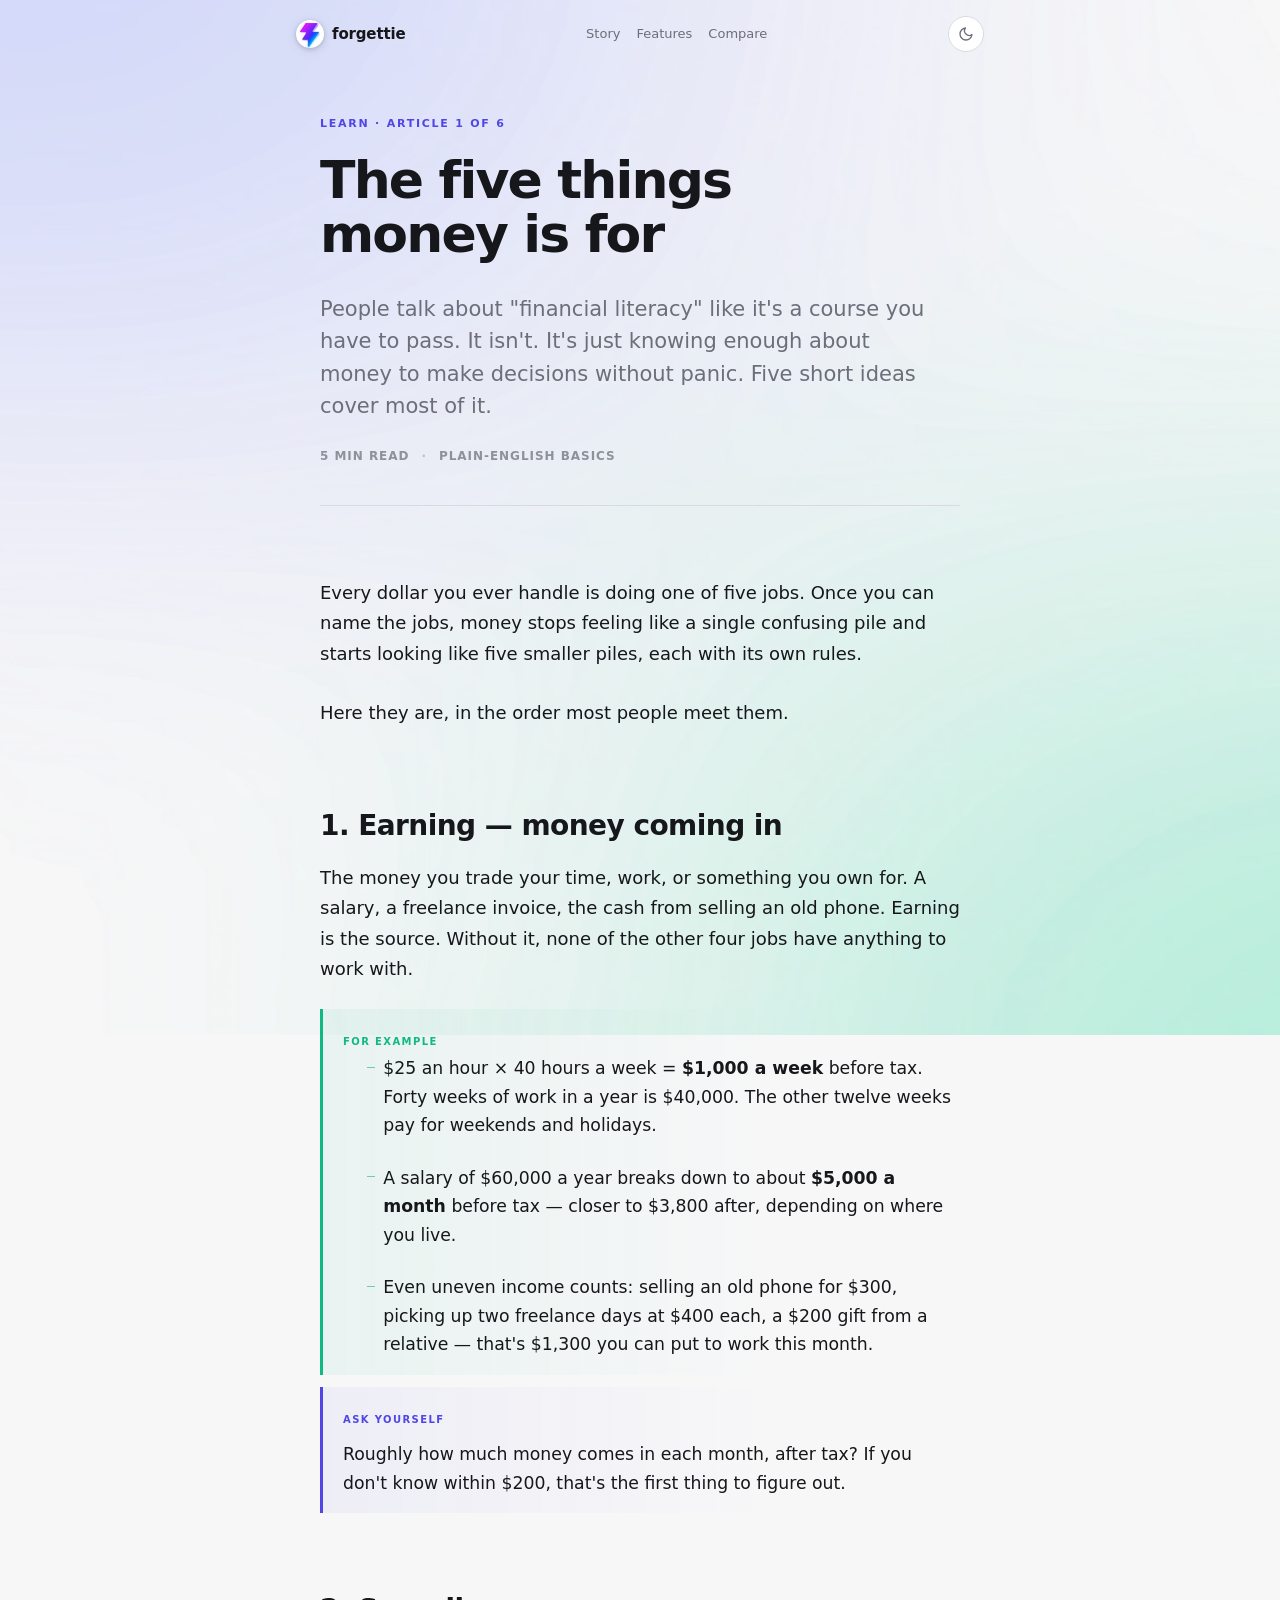
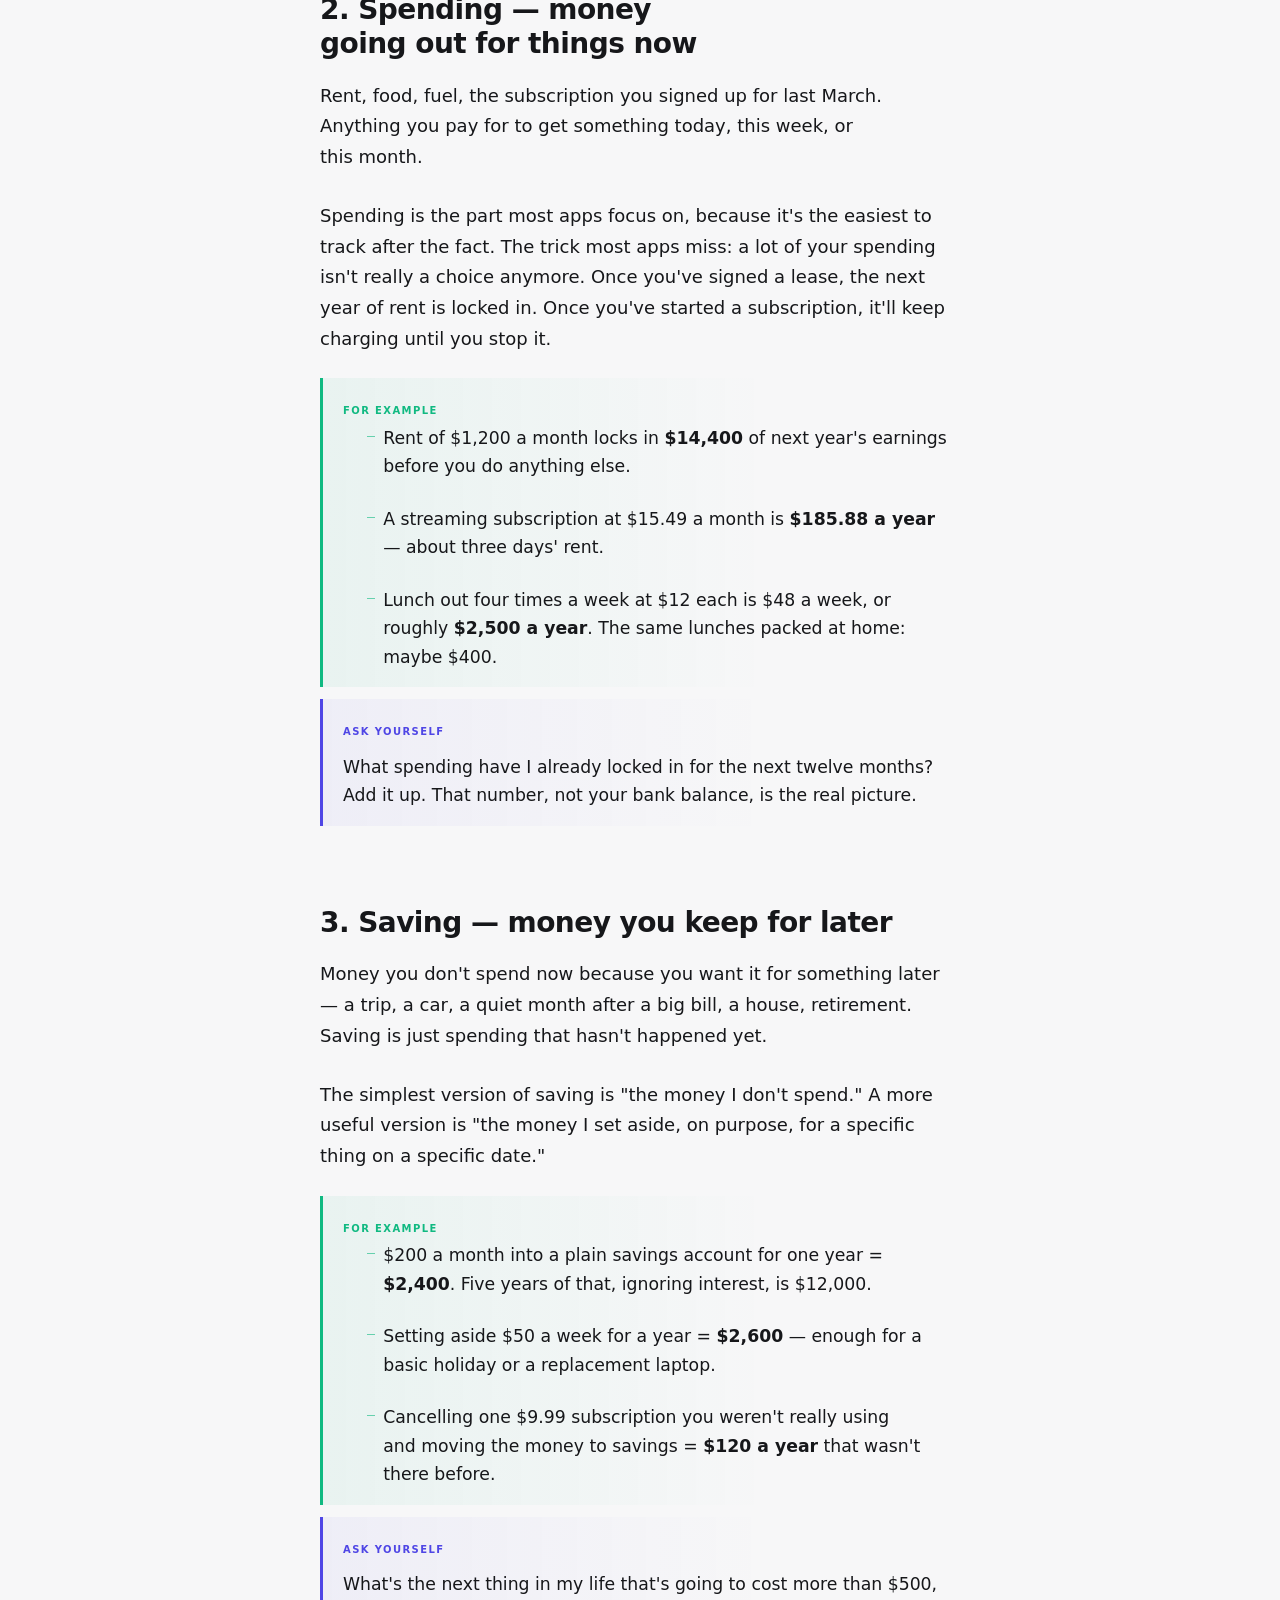
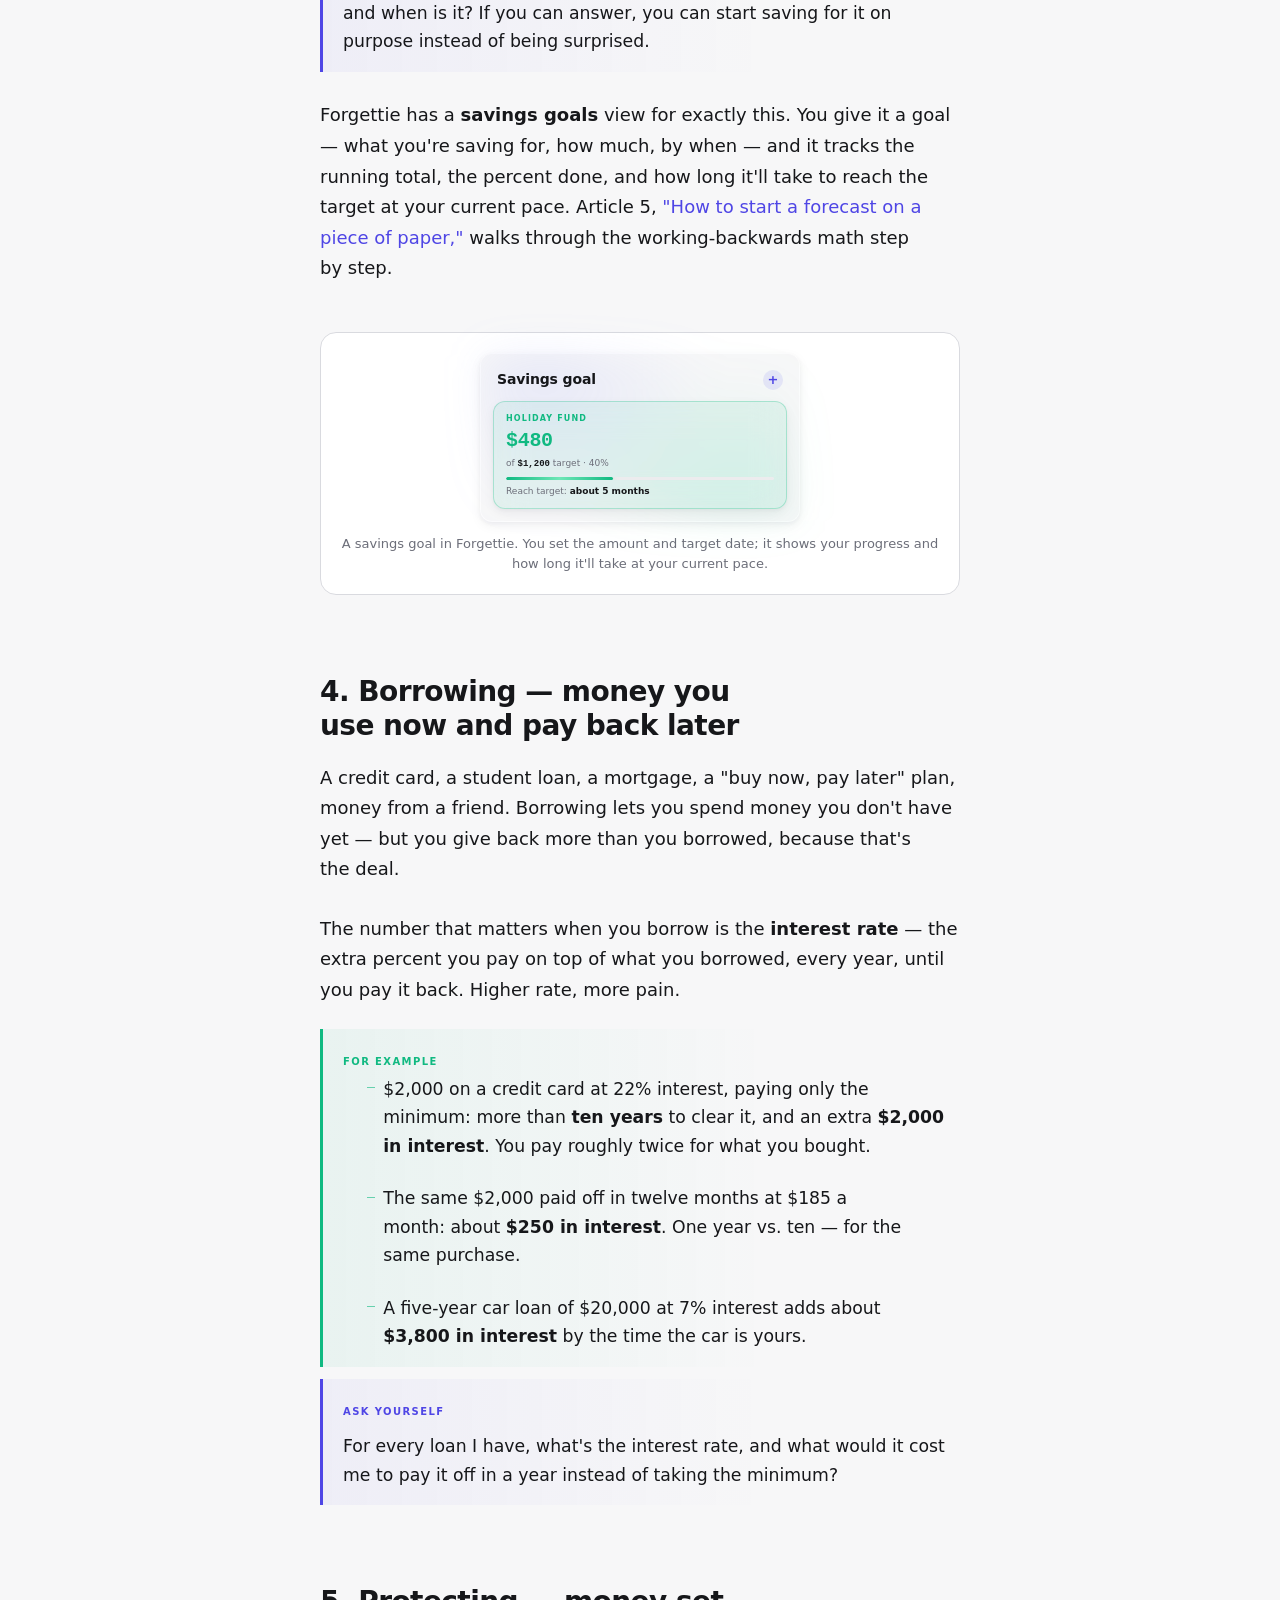
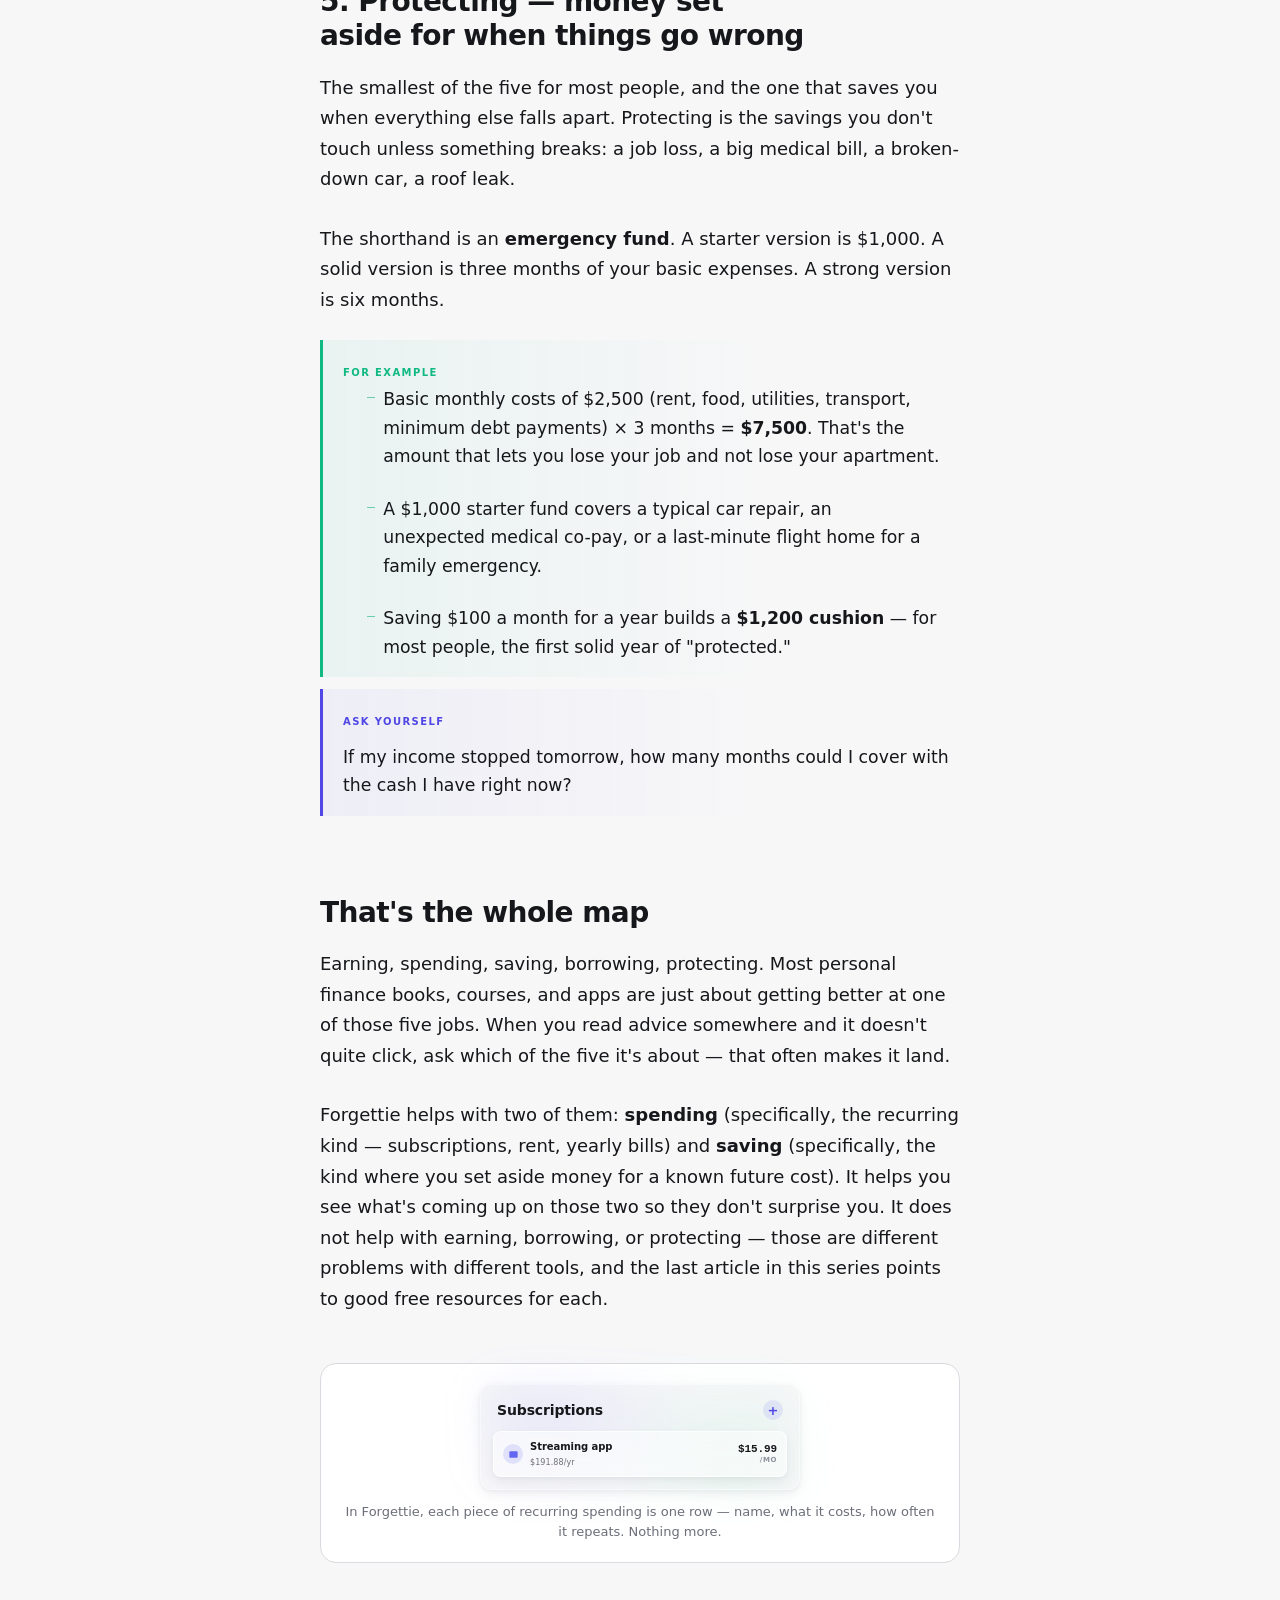
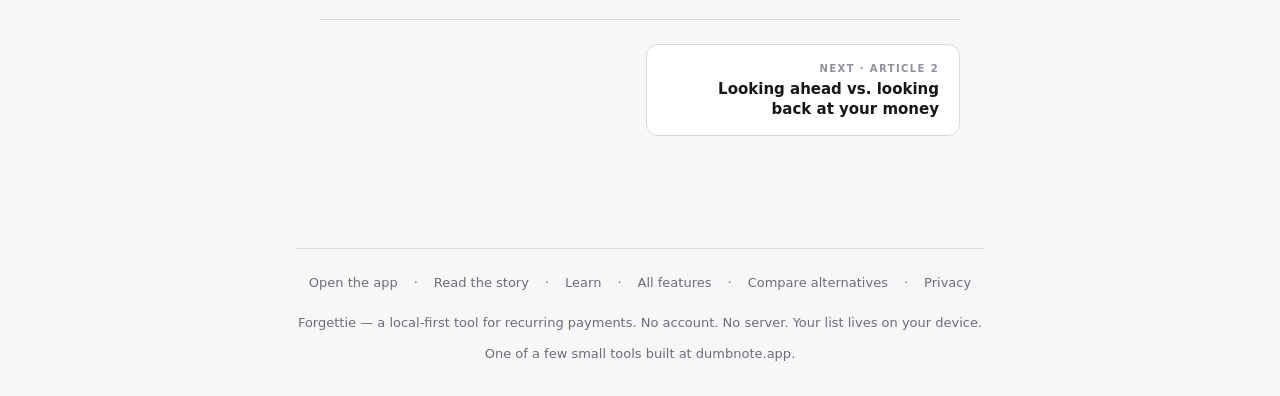
<file: learn/financial-literacy/index.html>
<!doctype html>
<html lang="en">
  <head>
    <meta charset="UTF-8" />
    <meta name="viewport" content="width=device-width, initial-scale=1, viewport-fit=cover" />
    <meta name="theme-color" content="#0b0b0c" media="(prefers-color-scheme: dark)" />
    <meta name="theme-color" content="#f7f7f8" media="(prefers-color-scheme: light)" />

    <script async src="https://www.googletagmanager.com/gtag/js?id=G-V302LWYXBB"></script>
    <script>
      window.dataLayer = window.dataLayer || [];
      function gtag(){dataLayer.push(arguments);}
      gtag('js', new Date());
      gtag('config', 'G-V302LWYXBB', {
        anonymize_ip: true,
        client_storage: 'none'
      });
    </script>

    <title>The five things money is for — Learn — Forgettie</title>
    <meta
      name="description"
      content="Earning, spending, saving, borrowing, protecting. A plain-English tour of the five things money is actually for, with real numbers."
    />
    <link rel="canonical" href="https://forgettie.dumbnote.app/learn/financial-literacy/" />
    <link rel="icon" type="image/png" sizes="any" href="/forgettie-favicon.png" />
    <link rel="apple-touch-icon" href="/forgettie-logo-192.jpg" />

    <meta property="og:type" content="article" />
    <meta property="og:url" content="https://forgettie.dumbnote.app/learn/financial-literacy/" />
    <meta property="og:title" content="The five things money is for" />
    <meta
      property="og:description"
      content="Earning, spending, saving, borrowing, protecting. A plain-English tour of the five things money is actually for."
    />
    <meta property="og:image" content="https://forgettie.dumbnote.app/forgettie_promo_002.png" />
    <meta property="og:site_name" content="Forgettie" />

    <meta name="twitter:card" content="summary_large_image" />
    <meta name="twitter:title" content="The five things money is for" />
    <meta name="twitter:description" content="A plain-English tour of the five things money is actually for, with real numbers." />
    <meta name="twitter:image" content="https://forgettie.dumbnote.app/forgettie_promo_002.png" />

    <link rel="stylesheet" href="../styles/learn.css" />

    <script type="application/ld+json">
      {
        "@context": "https://schema.org",
        "@type": "Article",
        "headline": "The five things money is for",
        "description": "A plain-English tour of the five things money is actually for, with real numbers.",
        "url": "https://forgettie.dumbnote.app/learn/financial-literacy/",
        "mainEntityOfPage": "https://forgettie.dumbnote.app/learn/financial-literacy/",
        "image": "https://forgettie.dumbnote.app/forgettie_promo_002.png",
        "publisher": {
          "@type": "Organization",
          "name": "Forgettie",
          "url": "https://forgettie.dumbnote.app"
        },
        "isPartOf": {
          "@type": "CollectionPage",
          "name": "Learn — Forgettie",
          "url": "https://forgettie.dumbnote.app/learn/"
        }
      }
    </script>
  </head>
  <body>
    <div class="page">
      <header class="site-header">
        <a class="brand" href="/" aria-label="Forgettie home">
          <img src="/forgettie-favicon.png" alt="" width="28" height="28" />
          <span>forgettie</span>
        </a>
        <nav class="nav" aria-label="Sections">
          <a href="/about/">Story</a>
          <a href="/features/">Features</a>
          <a href="/vs/">Compare</a>
        </nav>
        <button
          type="button"
          class="theme-toggle"
          data-theme-toggle
          aria-label="Toggle dark mode"
          title="Toggle dark mode"
        >
          <svg class="icon-moon" viewBox="0 0 24 24" fill="none" stroke="currentColor" stroke-width="2" stroke-linecap="round" stroke-linejoin="round" aria-hidden="true">
            <path d="M21 12.79A9 9 0 1 1 11.21 3 7 7 0 0 0 21 12.79z"/>
          </svg>
          <svg class="icon-sun" viewBox="0 0 24 24" fill="none" stroke="currentColor" stroke-width="2" stroke-linecap="round" stroke-linejoin="round" aria-hidden="true">
            <circle cx="12" cy="12" r="4"/>
            <path d="M12 2v2M12 20v2M4.93 4.93l1.41 1.41M17.66 17.66l1.41 1.41M2 12h2M20 12h2M4.93 19.07l1.41-1.41M17.66 6.34l1.41-1.41"/>
          </svg>
        </button>
      </header>

      <main>
        <article class="learn-article">
          <header class="learn-article-head">
            <p class="eyebrow"><a href="/learn/">Learn</a> · Article 1 of 6</p>
            <h1 class="h1">The five things money is for</h1>
            <p class="subhead">
              People talk about "financial literacy" like it's a course you have to pass. It isn't. It's just knowing enough about money to make decisions without panic. Five short ideas cover most of it.
            </p>
            <p class="learn-article-meta"><span>5 min read</span><span>Plain-English basics</span></p>
          </header>

          <div class="learn-prose">
            <p>
              Every dollar you ever handle is doing one of five jobs. Once you can name the jobs, money stops feeling like a single confusing pile and starts looking like five smaller piles, each with its own rules.
            </p>
            <p>
              Here they are, in the order most people meet them.
            </p>

            <h2>1. Earning — money coming in</h2>
            <p>
              The money you trade your time, work, or something you own for. A salary, a freelance invoice, the cash from selling an old phone. Earning is the source. Without it, none of the other four jobs have anything to work with.
            </p>

            <aside class="learn-aside is-example">
              <span class="learn-aside-label">For example</span>
              <ul class="learn-aside-list">
                <li>$25 an hour × 40 hours a week = <strong>$1,000 a week</strong> before tax. Forty weeks of work in a year is $40,000. The other twelve weeks pay for weekends and holidays.</li>
                <li>A salary of $60,000 a year breaks down to about <strong>$5,000 a month</strong> before tax — closer to $3,800 after, depending on where you live.</li>
                <li>Even uneven income counts: selling an old phone for $300, picking up two freelance days at $400 each, a $200 gift from a relative — that's $1,300 you can put to work this month.</li>
              </ul>
            </aside>

            <aside class="learn-aside is-question">
              <span class="learn-aside-label">Ask yourself</span>
              <p>Roughly how much money comes in each month, after tax? If you don't know within $200, that's the first thing to figure out.</p>
            </aside>

            <h2>2. Spending — money going out for things now</h2>
            <p>
              Rent, food, fuel, the subscription you signed up for last March. Anything you pay for to get something today, this week, or this month.
            </p>
            <p>
              Spending is the part most apps focus on, because it's the easiest to track after the fact. The trick most apps miss: a lot of your spending isn't really a choice anymore. Once you've signed a lease, the next year of rent is locked in. Once you've started a subscription, it'll keep charging until you stop it.
            </p>

            <aside class="learn-aside is-example">
              <span class="learn-aside-label">For example</span>
              <ul class="learn-aside-list">
                <li>Rent of $1,200 a month locks in <strong>$14,400</strong> of next year's earnings before you do anything else.</li>
                <li>A streaming subscription at $15.49 a month is <strong>$185.88 a year</strong> — about three days' rent.</li>
                <li>Lunch out four times a week at $12 each is $48 a week, or roughly <strong>$2,500 a year</strong>. The same lunches packed at home: maybe $400.</li>
              </ul>
            </aside>

            <aside class="learn-aside is-question">
              <span class="learn-aside-label">Ask yourself</span>
              <p>What spending have I already locked in for the next twelve months? Add it up. That number, not your bank balance, is the real picture.</p>
            </aside>

            <h2>3. Saving — money you keep for later</h2>
            <p>
              Money you don't spend now because you want it for something later — a trip, a car, a quiet month after a big bill, a house, retirement. Saving is just spending that hasn't happened yet.
            </p>
            <p>
              The simplest version of saving is "the money I don't spend." A more useful version is "the money I set aside, on purpose, for a specific thing on a specific date."
            </p>

            <aside class="learn-aside is-example">
              <span class="learn-aside-label">For example</span>
              <ul class="learn-aside-list">
                <li>$200 a month into a plain savings account for one year = <strong>$2,400</strong>. Five years of that, ignoring interest, is $12,000.</li>
                <li>Setting aside $50 a week for a year = <strong>$2,600</strong> — enough for a basic holiday or a replacement laptop.</li>
                <li>Cancelling one $9.99 subscription you weren't really using and moving the money to savings = <strong>$120 a year</strong> that wasn't there before.</li>
              </ul>
            </aside>

            <aside class="learn-aside is-question">
              <span class="learn-aside-label">Ask yourself</span>
              <p>What's the next thing in my life that's going to cost more than $500, and when is it? If you can answer, you can start saving for it on purpose instead of being surprised.</p>
            </aside>

            <p>
              Forgettie has a <strong>savings goals</strong> view for exactly this. You give it a goal — what you're saving for, how much, by when — and it tracks the running total, the percent done, and how long it'll take to reach the target at your current pace. Article&nbsp;5, <a href="/learn/start-a-forecast/">"How to start a forecast on a piece of paper,"</a> walks through the working-backwards math step by step.
            </p>

            <figure class="learn-figure">
              <div class="learn-figure-stage" aria-hidden="true">
                <div class="ui-app-header"><span class="ui-app-title">Savings goal</span><span class="ui-app-add">+</span></div>
                <div class="ui-saving-card">
                  <p class="ui-saving-eyebrow">Holiday fund</p>
                  <p class="ui-saving-value">$480</p>
                  <p class="ui-saving-target">of <strong>$1,200</strong> target · 40%</p>
                  <div class="ui-saving-progress"><span class="ui-saving-progress-fill" style="width:40%"></span></div>
                  <p class="ui-saving-foot">Reach target: <strong>about 5 months</strong></p>
                </div>
              </div>
              <figcaption class="learn-figcaption">
                A savings goal in Forgettie. You set the amount and target date; it shows your progress and how long it'll take at your current pace.
              </figcaption>
            </figure>

            <h2>4. Borrowing — money you use now and pay back later</h2>
            <p>
              A credit card, a student loan, a mortgage, a "buy now, pay later" plan, money from a friend. Borrowing lets you spend money you don't have yet — but you give back more than you borrowed, because that's the deal.
            </p>
            <p>
              The number that matters when you borrow is the <strong>interest rate</strong> — the extra percent you pay on top of what you borrowed, every year, until you pay it back. Higher rate, more pain.
            </p>

            <aside class="learn-aside is-example">
              <span class="learn-aside-label">For example</span>
              <ul class="learn-aside-list">
                <li>$2,000 on a credit card at 22% interest, paying only the minimum: more than <strong>ten years</strong> to clear it, and an extra <strong>$2,000 in interest</strong>. You pay roughly twice for what you bought.</li>
                <li>The same $2,000 paid off in twelve months at $185 a month: about <strong>$250 in interest</strong>. One year vs. ten — for the same purchase.</li>
                <li>A five-year car loan of $20,000 at 7% interest adds about <strong>$3,800 in interest</strong> by the time the car is yours.</li>
              </ul>
            </aside>

            <aside class="learn-aside is-question">
              <span class="learn-aside-label">Ask yourself</span>
              <p>For every loan I have, what's the interest rate, and what would it cost me to pay it off in a year instead of taking the minimum?</p>
            </aside>

            <h2>5. Protecting — money set aside for when things go wrong</h2>
            <p>
              The smallest of the five for most people, and the one that saves you when everything else falls apart. Protecting is the savings you don't touch unless something breaks: a job loss, a big medical bill, a broken-down car, a roof leak.
            </p>
            <p>
              The shorthand is an <strong>emergency fund</strong>. A starter version is $1,000. A solid version is three months of your basic expenses. A strong version is six months.
            </p>

            <aside class="learn-aside is-example">
              <span class="learn-aside-label">For example</span>
              <ul class="learn-aside-list">
                <li>Basic monthly costs of $2,500 (rent, food, utilities, transport, minimum debt payments) × 3 months = <strong>$7,500</strong>. That's the amount that lets you lose your job and not lose your apartment.</li>
                <li>A $1,000 starter fund covers a typical car repair, an unexpected medical co-pay, or a last-minute flight home for a family emergency.</li>
                <li>Saving $100 a month for a year builds a <strong>$1,200 cushion</strong> — for most people, the first solid year of "protected."</li>
              </ul>
            </aside>

            <aside class="learn-aside is-question">
              <span class="learn-aside-label">Ask yourself</span>
              <p>If my income stopped tomorrow, how many months could I cover with the cash I have right now?</p>
            </aside>

            <h2>That's the whole map</h2>
            <p>
              Earning, spending, saving, borrowing, protecting. Most personal finance books, courses, and apps are just about getting better at one of those five jobs. When you read advice somewhere and it doesn't quite click, ask which of the five it's about — that often makes it land.
            </p>
            <p>
              Forgettie helps with two of them: <strong>spending</strong> (specifically, the recurring kind — subscriptions, rent, yearly bills) and <strong>saving</strong> (specifically, the kind where you set aside money for a known future cost). It helps you see what's coming up on those two so they don't surprise you. It does not help with earning, borrowing, or protecting — those are different problems with different tools, and the last article in this series points to good free resources for each.
            </p>

            <figure class="learn-figure">
              <div class="learn-figure-stage" aria-hidden="true">
                <div class="ui-app-header"><span class="ui-app-title">Subscriptions</span><span class="ui-app-add">+</span></div>
                <div class="ui-rows">
                  <div class="ui-row">
                    <span class="ui-row-icon" style="background: color-mix(in srgb, var(--color-indigo-500) 16%, transparent); color: var(--color-indigo-500);">
                      <svg viewBox="0 0 24 24" fill="currentColor" aria-hidden="true"><rect x="3" y="5" width="18" height="14" rx="2"/></svg>
                    </span>
                    <div class="ui-row-main"><span class="ui-row-title">Streaming app</span><span class="ui-row-meta">$191.88/yr</span></div>
                    <span class="ui-row-price"><span class="ui-row-amount">$15.99</span><span class="ui-row-cycle">/mo</span></span>
                  </div>
                </div>
              </div>
              <figcaption class="learn-figcaption">
                In Forgettie, each piece of recurring spending is one row — name, what it costs, how often it repeats. Nothing more.
              </figcaption>
            </figure>
          </div>

          <nav class="continue-reading" aria-label="Continue reading">
            <a class="continue-reading-next" href="/learn/forecasting/">
              <span class="continue-reading-label">Next · Article 2</span>
              <span class="continue-reading-title">Looking ahead vs. looking back at your money</span>
            </a>
          </nav>
        </article>
      </main>

      <footer class="site-footer">
        <nav class="site-footer-nav" aria-label="Site">
          <a href="https://forgettie.dumbnote.app">Open the app</a>
          <span aria-hidden="true">&middot;</span>
          <a href="/about/">Read the story</a>
          <span aria-hidden="true">&middot;</span>
          <a href="/learn/">Learn</a>
          <span aria-hidden="true">&middot;</span>
          <a href="/features/">All features</a>
          <span aria-hidden="true">&middot;</span>
          <a href="/vs/">Compare alternatives</a>
          <span aria-hidden="true">&middot;</span>
          <a href="/privacy/">Privacy</a>
        </nav>
        <p>Forgettie — a local-first tool for recurring payments. No account. No server. Your list lives on your device.</p>
        <p>
          One of a few small tools built at <a href="https://dumbnote.app">dumbnote.app</a>.
        </p>
      </footer>
    </div>

    <script src="/about/scripts/theme-toggle.js" defer></script>
  </body>
</html>
</file>
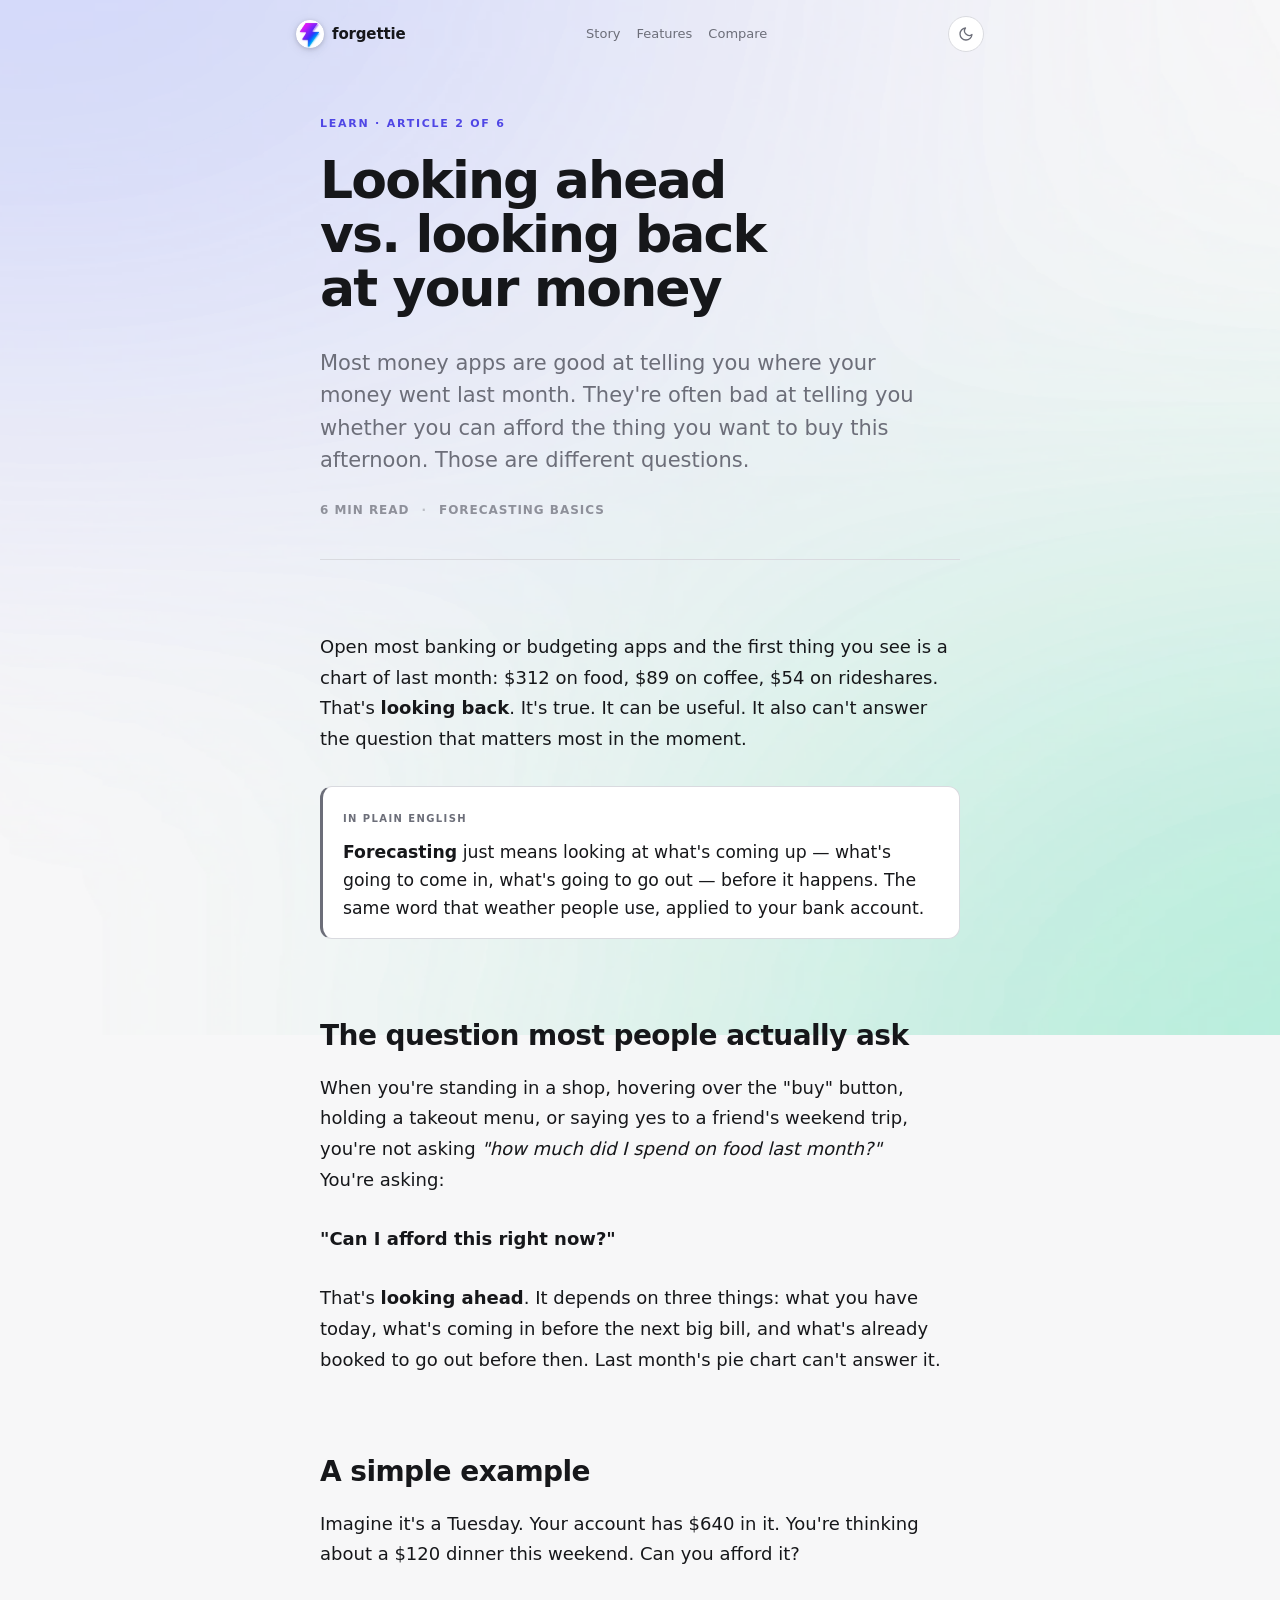
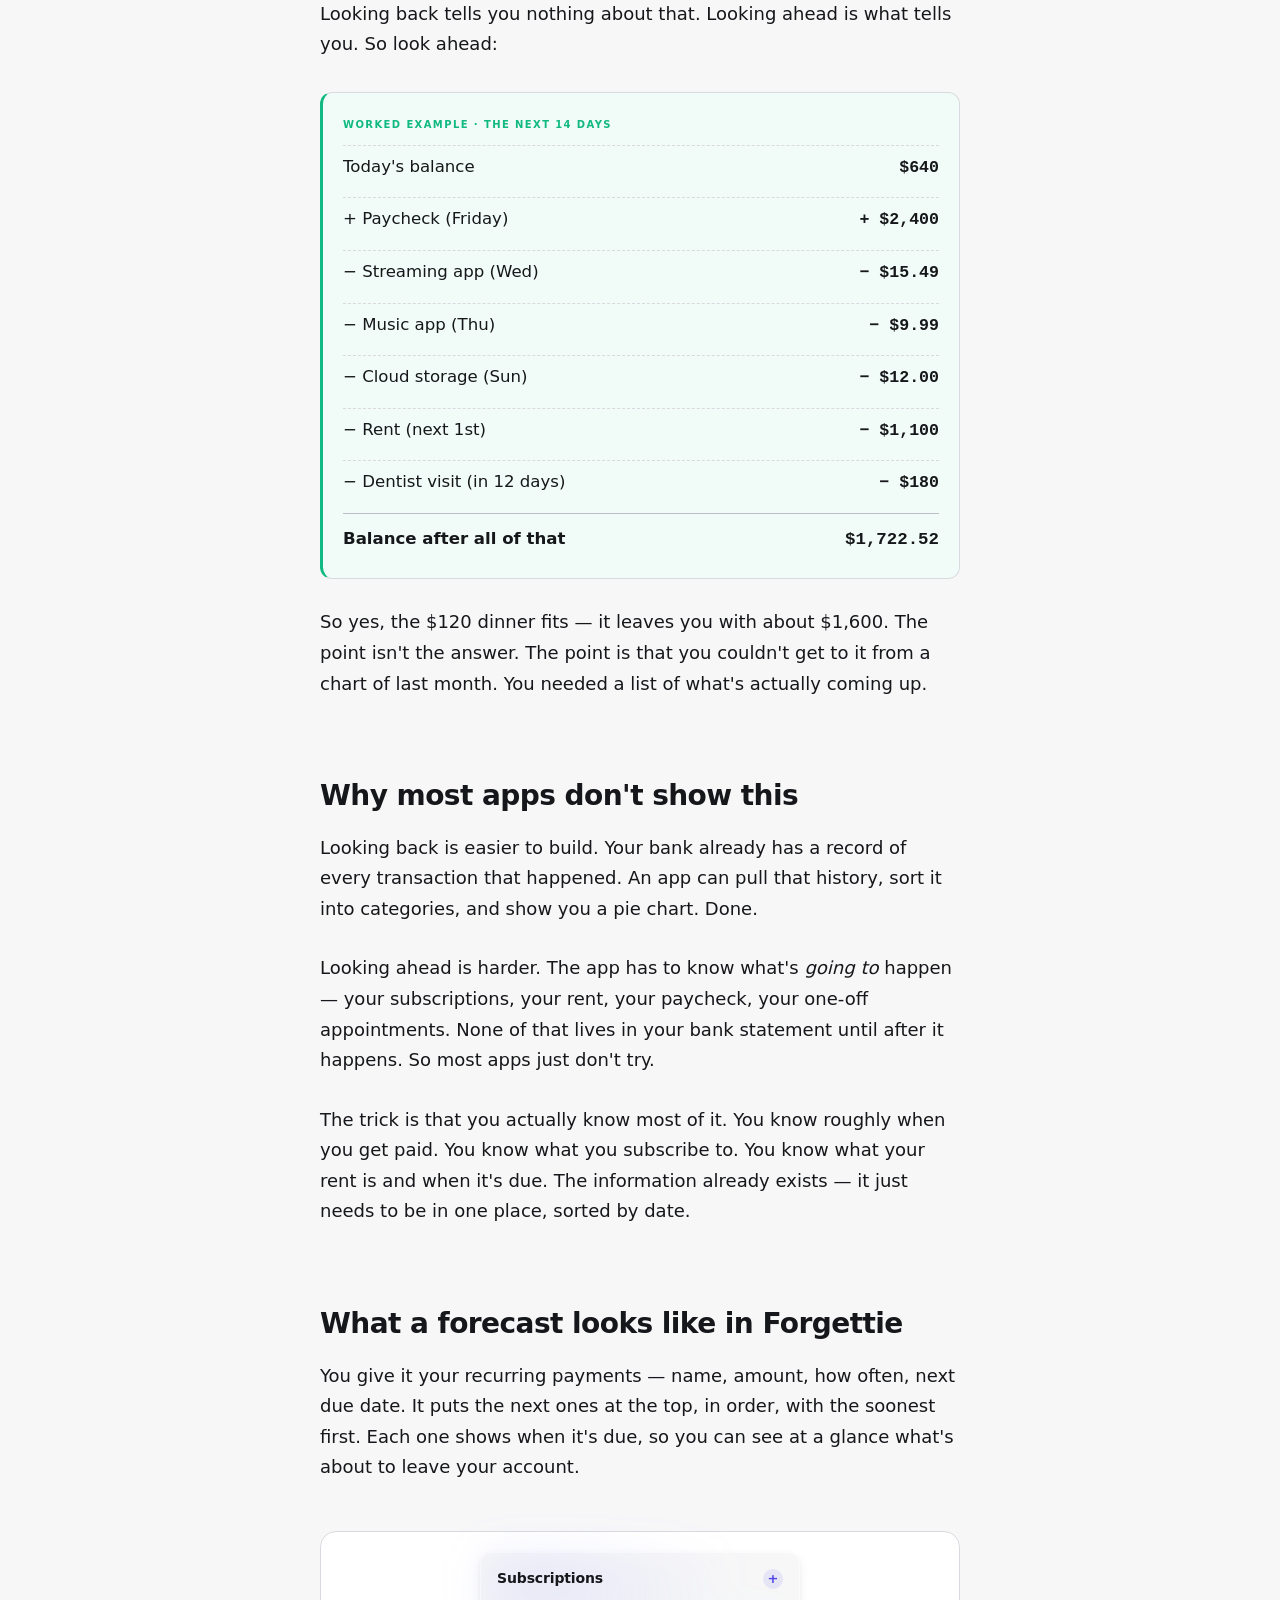
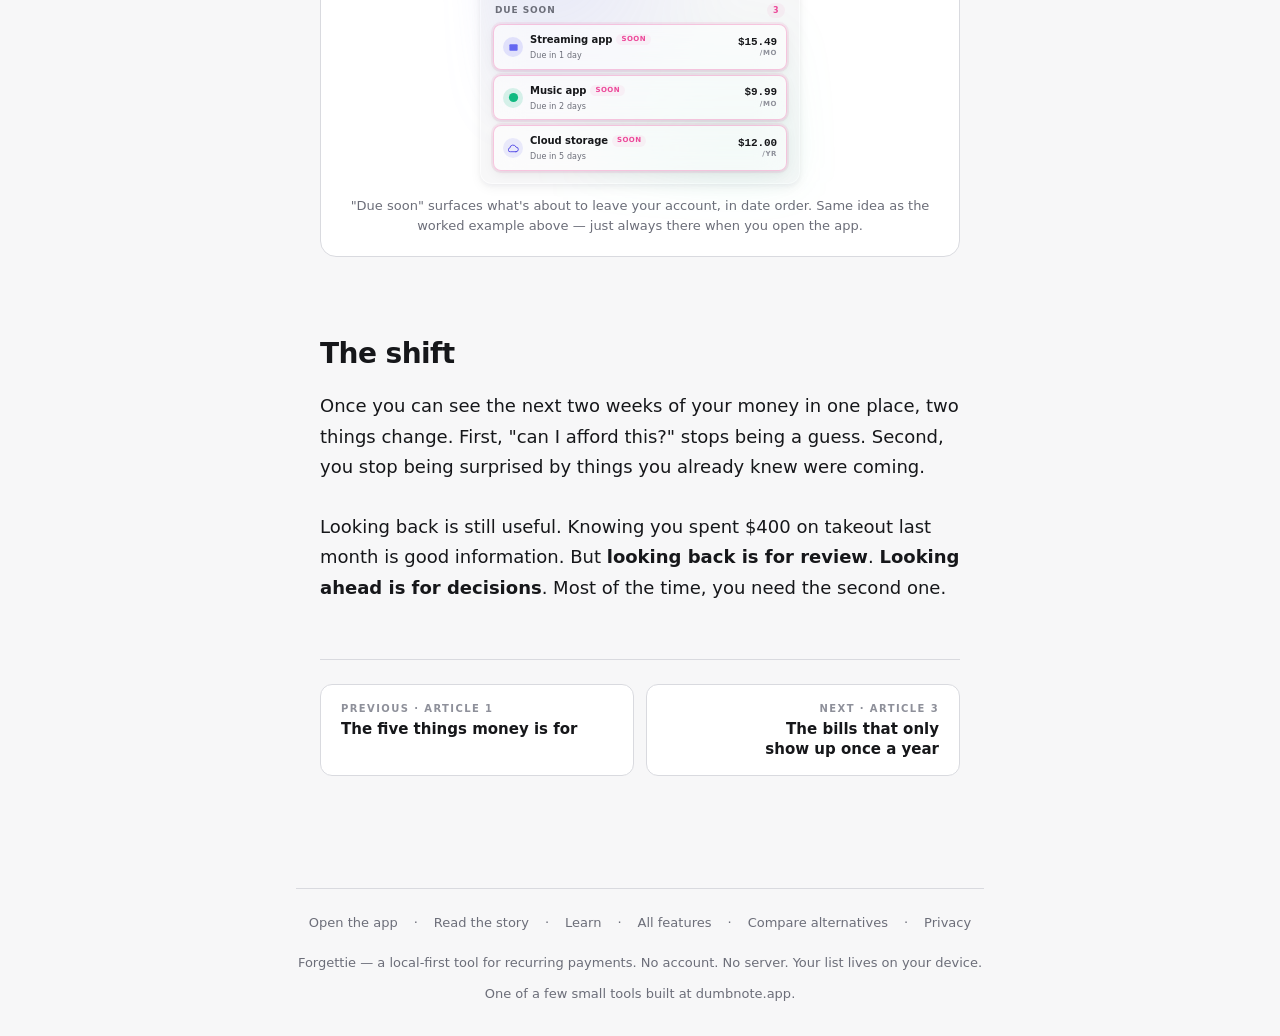
<file: learn/forecasting/index.html>
<!doctype html>
<html lang="en">
  <head>
    <meta charset="UTF-8" />
    <meta name="viewport" content="width=device-width, initial-scale=1, viewport-fit=cover" />
    <meta name="theme-color" content="#0b0b0c" media="(prefers-color-scheme: dark)" />
    <meta name="theme-color" content="#f7f7f8" media="(prefers-color-scheme: light)" />

    <script async src="https://www.googletagmanager.com/gtag/js?id=G-V302LWYXBB"></script>
    <script>
      window.dataLayer = window.dataLayer || [];
      function gtag(){dataLayer.push(arguments);}
      gtag('js', new Date());
      gtag('config', 'G-V302LWYXBB', {
        anonymize_ip: true,
        client_storage: 'none'
      });
    </script>

    <title>Looking ahead vs. looking back at your money — Learn — Forgettie</title>
    <meta
      name="description"
      content="Most apps show you what already happened. Looking ahead — at what's coming in and what's coming out — answers a different question: can I afford this right now?"
    />
    <link rel="canonical" href="https://forgettie.dumbnote.app/learn/forecasting/" />
    <link rel="icon" type="image/png" sizes="any" href="/forgettie-favicon.png" />
    <link rel="apple-touch-icon" href="/forgettie-logo-192.jpg" />

    <meta property="og:type" content="article" />
    <meta property="og:url" content="https://forgettie.dumbnote.app/learn/forecasting/" />
    <meta property="og:title" content="Looking ahead vs. looking back at your money" />
    <meta
      property="og:description"
      content="Most apps show you what already happened. Looking ahead answers a different question: can I afford this right now?"
    />
    <meta property="og:image" content="https://forgettie.dumbnote.app/forgettie_promo_002.png" />
    <meta property="og:site_name" content="Forgettie" />

    <meta name="twitter:card" content="summary_large_image" />
    <meta name="twitter:title" content="Looking ahead vs. looking back at your money" />
    <meta name="twitter:description" content="Most apps show you what already happened. Looking ahead answers a different question." />
    <meta name="twitter:image" content="https://forgettie.dumbnote.app/forgettie_promo_002.png" />

    <link rel="stylesheet" href="../styles/learn.css" />

    <script type="application/ld+json">
      {
        "@context": "https://schema.org",
        "@type": "Article",
        "headline": "Looking ahead vs. looking back at your money",
        "description": "Most apps show you what already happened. Looking ahead answers a different question: can I afford this right now?",
        "url": "https://forgettie.dumbnote.app/learn/forecasting/",
        "mainEntityOfPage": "https://forgettie.dumbnote.app/learn/forecasting/",
        "image": "https://forgettie.dumbnote.app/forgettie_promo_002.png",
        "publisher": {
          "@type": "Organization",
          "name": "Forgettie",
          "url": "https://forgettie.dumbnote.app"
        },
        "isPartOf": {
          "@type": "CollectionPage",
          "name": "Learn — Forgettie",
          "url": "https://forgettie.dumbnote.app/learn/"
        }
      }
    </script>
  </head>
  <body>
    <div class="page">
      <header class="site-header">
        <a class="brand" href="/" aria-label="Forgettie home">
          <img src="/forgettie-favicon.png" alt="" width="28" height="28" />
          <span>forgettie</span>
        </a>
        <nav class="nav" aria-label="Sections">
          <a href="/about/">Story</a>
          <a href="/features/">Features</a>
          <a href="/vs/">Compare</a>
        </nav>
        <button
          type="button"
          class="theme-toggle"
          data-theme-toggle
          aria-label="Toggle dark mode"
          title="Toggle dark mode"
        >
          <svg class="icon-moon" viewBox="0 0 24 24" fill="none" stroke="currentColor" stroke-width="2" stroke-linecap="round" stroke-linejoin="round" aria-hidden="true">
            <path d="M21 12.79A9 9 0 1 1 11.21 3 7 7 0 0 0 21 12.79z"/>
          </svg>
          <svg class="icon-sun" viewBox="0 0 24 24" fill="none" stroke="currentColor" stroke-width="2" stroke-linecap="round" stroke-linejoin="round" aria-hidden="true">
            <circle cx="12" cy="12" r="4"/>
            <path d="M12 2v2M12 20v2M4.93 4.93l1.41 1.41M17.66 17.66l1.41 1.41M2 12h2M20 12h2M4.93 19.07l1.41-1.41M17.66 6.34l1.41-1.41"/>
          </svg>
        </button>
      </header>

      <main>
        <article class="learn-article">
          <header class="learn-article-head">
            <p class="eyebrow"><a href="/learn/">Learn</a> · Article 2 of 6</p>
            <h1 class="h1">Looking ahead vs. looking back at your money</h1>
            <p class="subhead">
              Most money apps are good at telling you where your money went last month. They're often bad at telling you whether you can afford the thing you want to buy this afternoon. Those are different questions.
            </p>
            <p class="learn-article-meta"><span>6 min read</span><span>Forecasting basics</span></p>
          </header>

          <div class="learn-prose">
            <p>
              Open most banking or budgeting apps and the first thing you see is a chart of last month: $312 on food, $89 on coffee, $54 on rideshares. That's <strong>looking back</strong>. It's true. It can be useful. It also can't answer the question that matters most in the moment.
            </p>

            <aside class="learn-callout is-definition">
              <span class="learn-callout-label">In plain English</span>
              <p><strong>Forecasting</strong> just means looking at what's coming up — what's going to come in, what's going to go out — before it happens. The same word that weather people use, applied to your bank account.</p>
            </aside>

            <h2>The question most people actually ask</h2>
            <p>
              When you're standing in a shop, hovering over the "buy" button, holding a takeout menu, or saying yes to a friend's weekend trip, you're not asking <em>"how much did I spend on food last month?"</em> You're asking:
            </p>
            <p><strong>"Can I afford this right now?"</strong></p>
            <p>
              That's <strong>looking ahead</strong>. It depends on three things: what you have today, what's coming in before the next big bill, and what's already booked to go out before then. Last month's pie chart can't answer it.
            </p>

            <h2>A simple example</h2>
            <p>
              Imagine it's a Tuesday. Your account has $640 in it. You're thinking about a $120 dinner this weekend. Can you afford it?
            </p>
            <p>
              Looking back tells you nothing about that. Looking ahead is what tells you. So look ahead:
            </p>

            <aside class="learn-callout is-example">
              <span class="learn-callout-label">Worked example · the next 14 days</span>
              <div class="learn-math-row">
                <span class="learn-math-row-label">Today's balance</span>
                <span class="learn-math-row-amount">$640</span>
              </div>
              <div class="learn-math-row">
                <span class="learn-math-row-label">+ Paycheck (Friday)</span>
                <span class="learn-math-row-amount">+ $2,400</span>
              </div>
              <div class="learn-math-row">
                <span class="learn-math-row-label">− Streaming app (Wed)</span>
                <span class="learn-math-row-amount">− $15.49</span>
              </div>
              <div class="learn-math-row">
                <span class="learn-math-row-label">− Music app (Thu)</span>
                <span class="learn-math-row-amount">− $9.99</span>
              </div>
              <div class="learn-math-row">
                <span class="learn-math-row-label">− Cloud storage (Sun)</span>
                <span class="learn-math-row-amount">− $12.00</span>
              </div>
              <div class="learn-math-row">
                <span class="learn-math-row-label">− Rent (next 1st)</span>
                <span class="learn-math-row-amount">− $1,100</span>
              </div>
              <div class="learn-math-row">
                <span class="learn-math-row-label">− Dentist visit (in 12 days)</span>
                <span class="learn-math-row-amount">− $180</span>
              </div>
              <div class="learn-math-row is-total">
                <span class="learn-math-row-label">Balance after all of that</span>
                <span class="learn-math-row-amount">$1,722.52</span>
              </div>
            </aside>

            <p>
              So yes, the $120 dinner fits — it leaves you with about $1,600. The point isn't the answer. The point is that you couldn't get to it from a chart of last month. You needed a list of what's actually coming up.
            </p>

            <h2>Why most apps don't show this</h2>
            <p>
              Looking back is easier to build. Your bank already has a record of every transaction that happened. An app can pull that history, sort it into categories, and show you a pie chart. Done.
            </p>
            <p>
              Looking ahead is harder. The app has to know what's <em>going to</em> happen — your subscriptions, your rent, your paycheck, your one-off appointments. None of that lives in your bank statement until after it happens. So most apps just don't try.
            </p>
            <p>
              The trick is that you actually know most of it. You know roughly when you get paid. You know what you subscribe to. You know what your rent is and when it's due. The information already exists — it just needs to be in one place, sorted by date.
            </p>

            <h2>What a forecast looks like in Forgettie</h2>
            <p>
              You give it your recurring payments — name, amount, how often, next due date. It puts the next ones at the top, in order, with the soonest first. Each one shows when it's due, so you can see at a glance what's about to leave your account.
            </p>

            <figure class="learn-figure">
              <div class="learn-figure-stage" aria-hidden="true">
                <div class="ui-app-header"><span class="ui-app-title">Subscriptions</span><span class="ui-app-add">+</span></div>
                <div class="ui-section-head"><span>Due soon</span><span class="ui-section-count">3</span></div>
                <div class="ui-rows">
                  <div class="ui-row ui-row-soon">
                    <span class="ui-row-icon" style="background: color-mix(in srgb, var(--color-indigo-500) 16%, transparent); color: var(--color-indigo-500);">
                      <svg viewBox="0 0 24 24" fill="currentColor" aria-hidden="true"><rect x="3" y="5" width="18" height="14" rx="2"/></svg>
                    </span>
                    <div class="ui-row-main"><span class="ui-row-title">Streaming app <span class="ui-status-pill">Soon</span></span><span class="ui-row-meta">Due in 1 day</span></div>
                    <span class="ui-row-price"><span class="ui-row-amount">$15.49</span><span class="ui-row-cycle">/mo</span></span>
                  </div>
                  <div class="ui-row ui-row-soon">
                    <span class="ui-row-icon" style="background: color-mix(in srgb, var(--color-emerald-500) 16%, transparent); color: var(--color-emerald-500);">
                      <svg viewBox="0 0 24 24" fill="currentColor" aria-hidden="true"><circle cx="12" cy="12" r="10"/></svg>
                    </span>
                    <div class="ui-row-main"><span class="ui-row-title">Music app <span class="ui-status-pill">Soon</span></span><span class="ui-row-meta">Due in 2 days</span></div>
                    <span class="ui-row-price"><span class="ui-row-amount">$9.99</span><span class="ui-row-cycle">/mo</span></span>
                  </div>
                  <div class="ui-row ui-row-soon">
                    <span class="ui-row-icon">
                      <svg viewBox="0 0 24 24" fill="none" stroke="currentColor" stroke-width="2" stroke-linecap="round" stroke-linejoin="round" aria-hidden="true"><path d="M17.5 19a5 5 0 0 0 0-10 7 7 0 0 0-13.5 2A4 4 0 0 0 5 19h12.5z"/></svg>
                    </span>
                    <div class="ui-row-main"><span class="ui-row-title">Cloud storage <span class="ui-status-pill">Soon</span></span><span class="ui-row-meta">Due in 5 days</span></div>
                    <span class="ui-row-price"><span class="ui-row-amount">$12.00</span><span class="ui-row-cycle">/yr</span></span>
                  </div>
                </div>
              </div>
              <figcaption class="learn-figcaption">
                "Due soon" surfaces what's about to leave your account, in date order. Same idea as the worked example above — just always there when you open the app.
              </figcaption>
            </figure>

            <h2>The shift</h2>
            <p>
              Once you can see the next two weeks of your money in one place, two things change. First, "can I afford this?" stops being a guess. Second, you stop being surprised by things you already knew were coming.
            </p>
            <p>
              Looking back is still useful. Knowing you spent $400 on takeout last month is good information. But <strong>looking back is for review</strong>. <strong>Looking ahead is for decisions</strong>. Most of the time, you need the second one.
            </p>
          </div>

          <nav class="continue-reading" aria-label="Continue reading">
            <a class="continue-reading-prev" href="/learn/financial-literacy/">
              <span class="continue-reading-label">Previous · Article 1</span>
              <span class="continue-reading-title">The five things money is for</span>
            </a>
            <a class="continue-reading-next" href="/learn/yearly-bills/">
              <span class="continue-reading-label">Next · Article 3</span>
              <span class="continue-reading-title">The bills that only show up once a year</span>
            </a>
          </nav>
        </article>
      </main>

      <footer class="site-footer">
        <nav class="site-footer-nav" aria-label="Site">
          <a href="https://forgettie.dumbnote.app">Open the app</a>
          <span aria-hidden="true">&middot;</span>
          <a href="/about/">Read the story</a>
          <span aria-hidden="true">&middot;</span>
          <a href="/learn/">Learn</a>
          <span aria-hidden="true">&middot;</span>
          <a href="/features/">All features</a>
          <span aria-hidden="true">&middot;</span>
          <a href="/vs/">Compare alternatives</a>
          <span aria-hidden="true">&middot;</span>
          <a href="/privacy/">Privacy</a>
        </nav>
        <p>Forgettie — a local-first tool for recurring payments. No account. No server. Your list lives on your device.</p>
        <p>
          One of a few small tools built at <a href="https://dumbnote.app">dumbnote.app</a>.
        </p>
      </footer>
    </div>

    <script src="/about/scripts/theme-toggle.js" defer></script>
  </body>
</html>
</file>
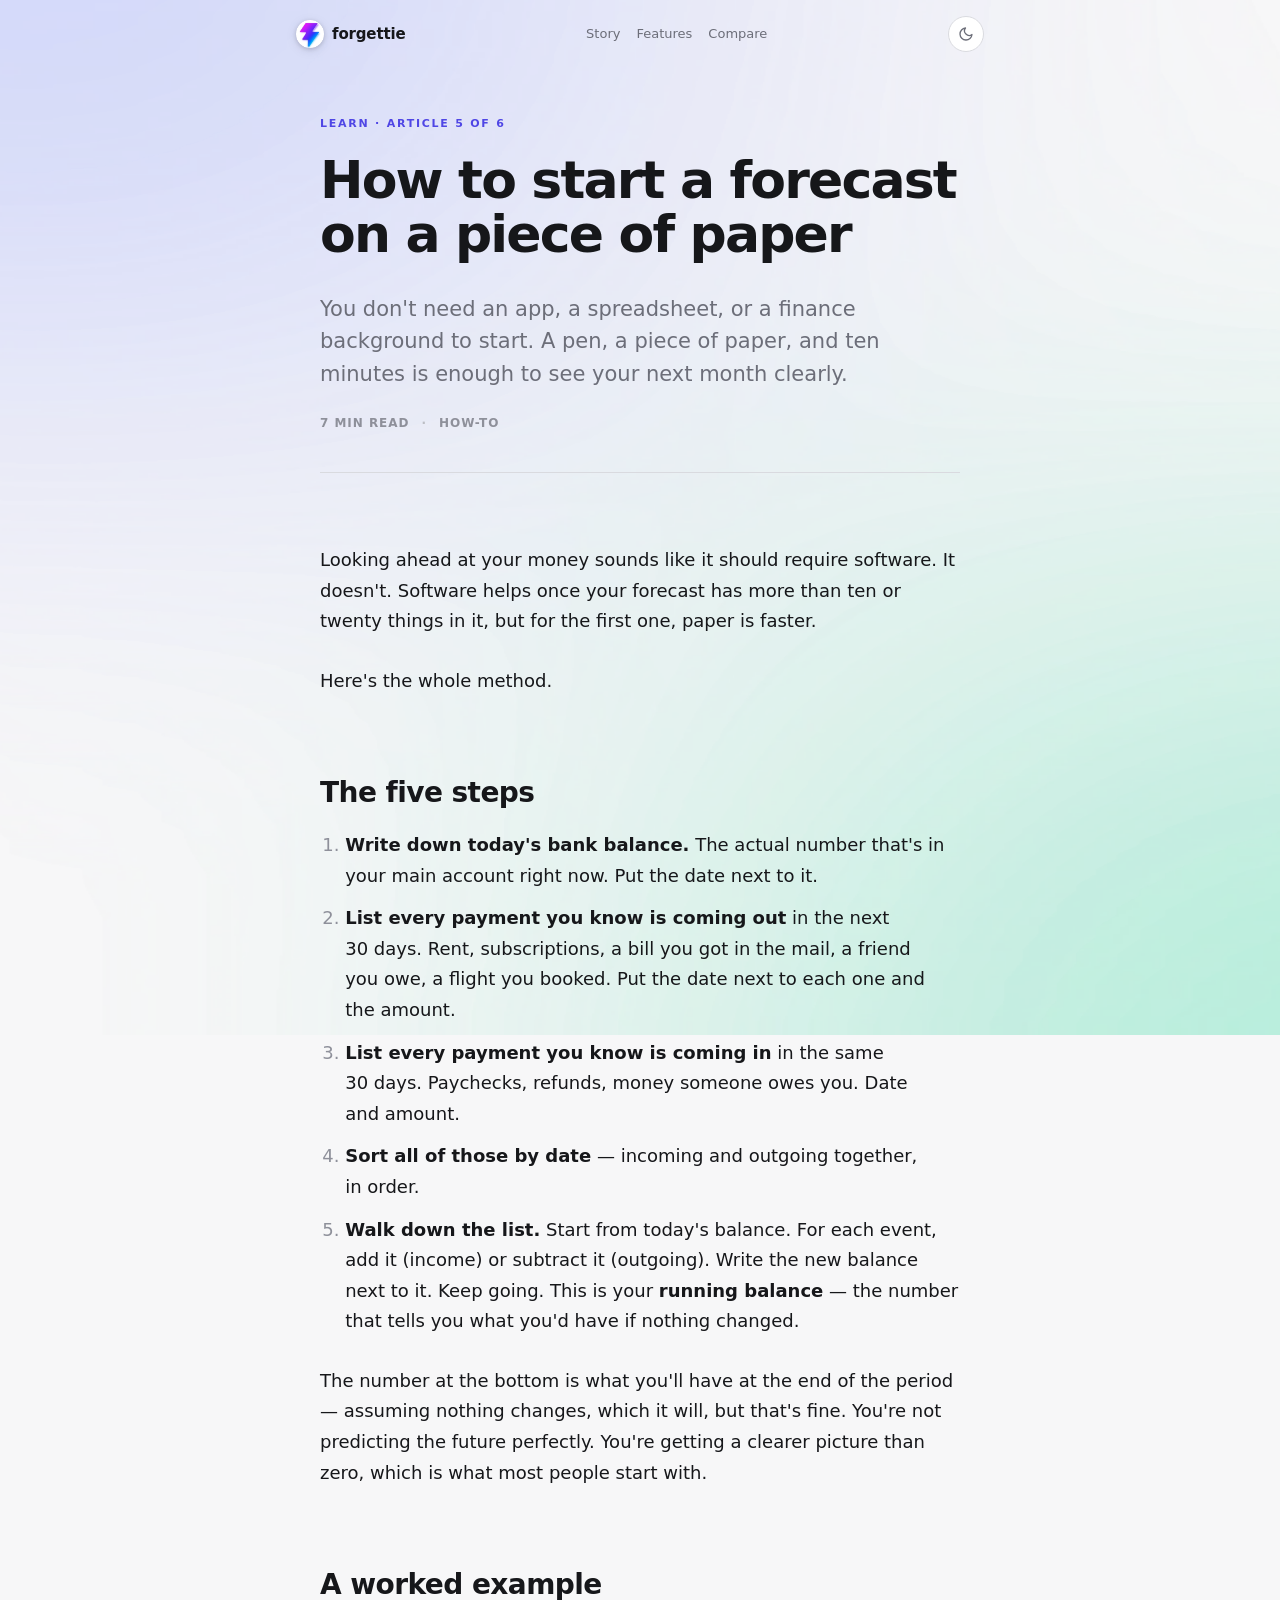
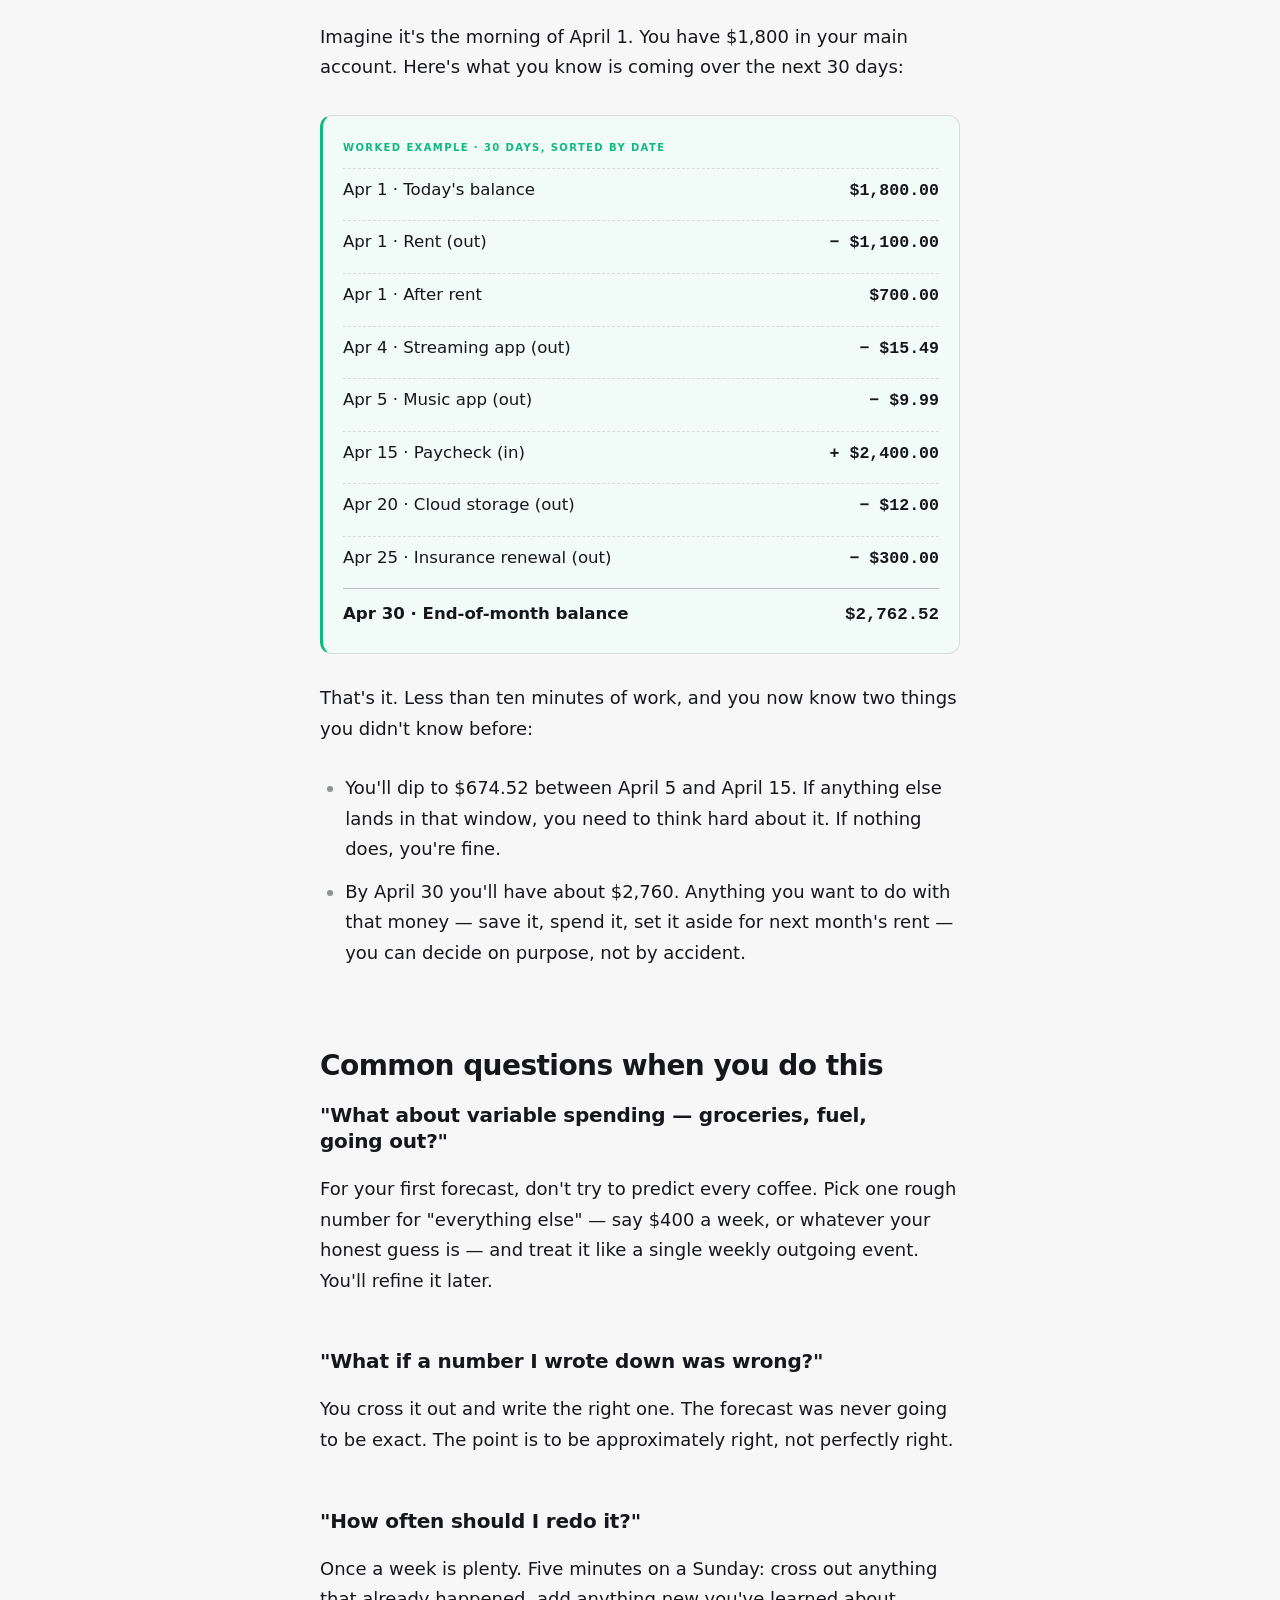
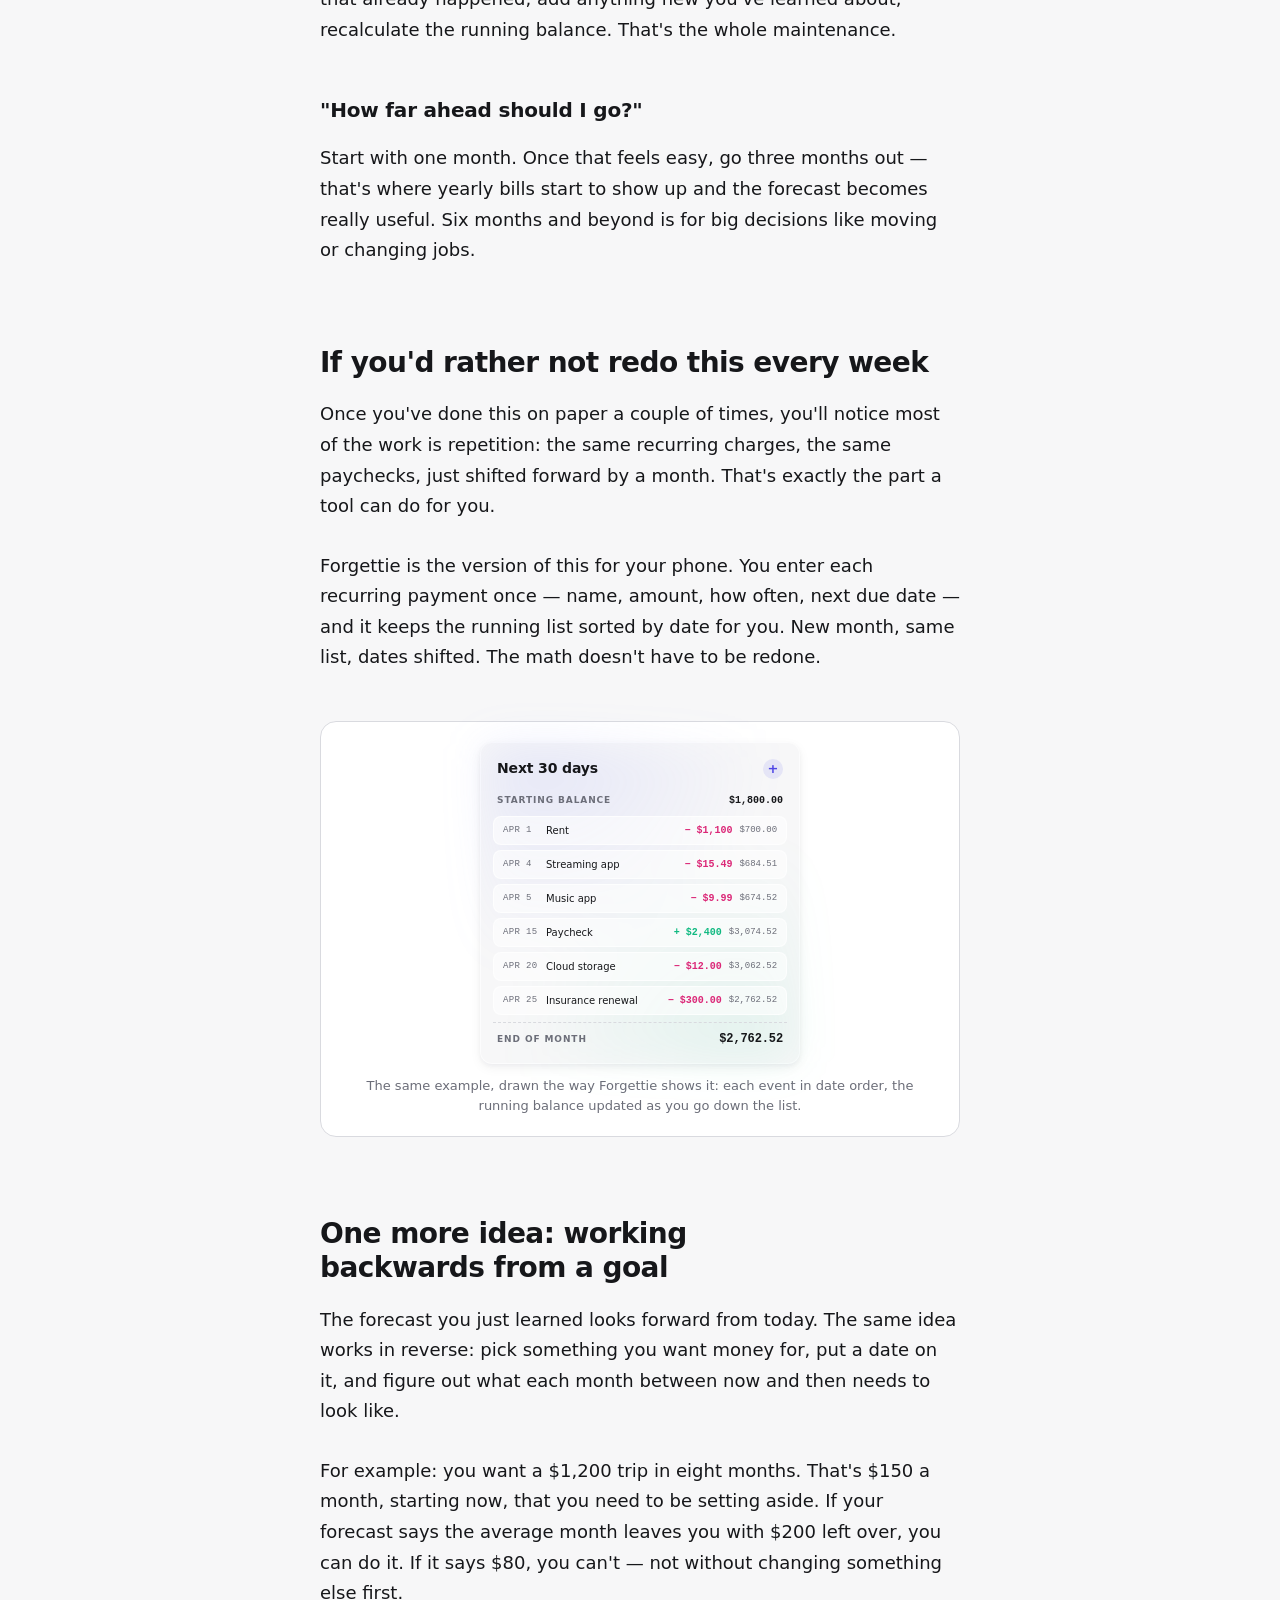
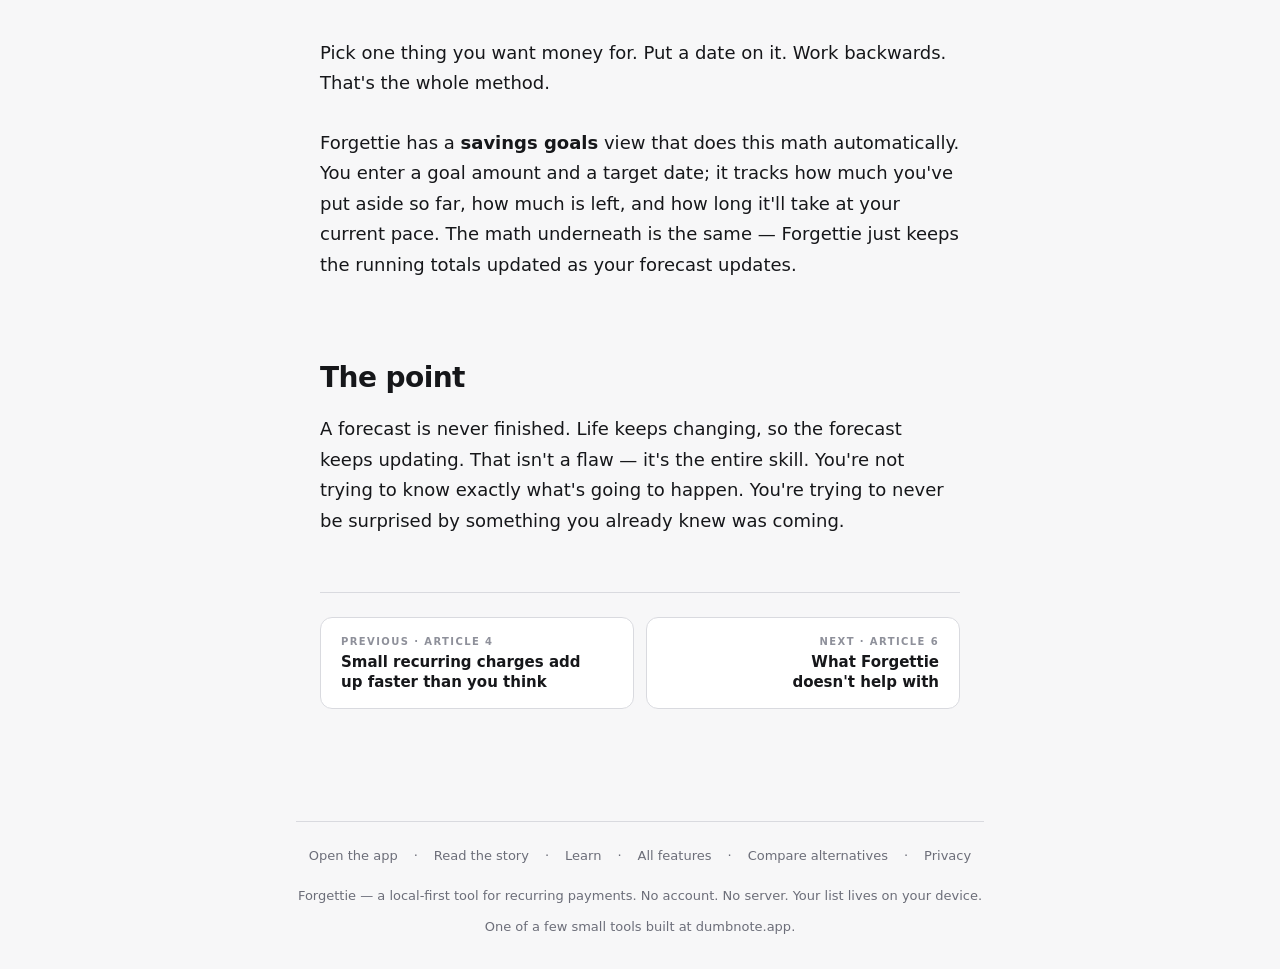
<file: learn/start-a-forecast/index.html>
<!doctype html>
<html lang="en">
  <head>
    <meta charset="UTF-8" />
    <meta name="viewport" content="width=device-width, initial-scale=1, viewport-fit=cover" />
    <meta name="theme-color" content="#0b0b0c" media="(prefers-color-scheme: dark)" />
    <meta name="theme-color" content="#f7f7f8" media="(prefers-color-scheme: light)" />

    <script async src="https://www.googletagmanager.com/gtag/js?id=G-V302LWYXBB"></script>
    <script>
      window.dataLayer = window.dataLayer || [];
      function gtag(){dataLayer.push(arguments);}
      gtag('js', new Date());
      gtag('config', 'G-V302LWYXBB', {
        anonymize_ip: true,
        client_storage: 'none'
      });
    </script>

    <title>How to start a forecast on a piece of paper — Learn — Forgettie</title>
    <meta
      name="description"
      content="A step-by-step beginner walkthrough. No app needed. Today's balance, what's coming in, what's coming out — that's the whole forecast."
    />
    <link rel="canonical" href="https://forgettie.dumbnote.app/learn/start-a-forecast/" />
    <link rel="icon" type="image/png" sizes="any" href="/forgettie-favicon.png" />
    <link rel="apple-touch-icon" href="/forgettie-logo-192.jpg" />

    <meta property="og:type" content="article" />
    <meta property="og:url" content="https://forgettie.dumbnote.app/learn/start-a-forecast/" />
    <meta property="og:title" content="How to start a forecast on a piece of paper" />
    <meta
      property="og:description"
      content="A step-by-step beginner walkthrough. No app needed. Today's balance, what's coming in, what's coming out."
    />
    <meta property="og:image" content="https://forgettie.dumbnote.app/forgettie_promo_002.png" />
    <meta property="og:site_name" content="Forgettie" />

    <meta name="twitter:card" content="summary_large_image" />
    <meta name="twitter:title" content="How to start a forecast on a piece of paper" />
    <meta name="twitter:description" content="A step-by-step beginner walkthrough. No app needed." />
    <meta name="twitter:image" content="https://forgettie.dumbnote.app/forgettie_promo_002.png" />

    <link rel="stylesheet" href="../styles/learn.css" />

    <script type="application/ld+json">
      {
        "@context": "https://schema.org",
        "@type": "Article",
        "headline": "How to start a forecast on a piece of paper",
        "description": "A step-by-step beginner walkthrough. No app needed. Today's balance, what's coming in, what's coming out.",
        "url": "https://forgettie.dumbnote.app/learn/start-a-forecast/",
        "mainEntityOfPage": "https://forgettie.dumbnote.app/learn/start-a-forecast/",
        "image": "https://forgettie.dumbnote.app/forgettie_promo_002.png",
        "publisher": {
          "@type": "Organization",
          "name": "Forgettie",
          "url": "https://forgettie.dumbnote.app"
        },
        "isPartOf": {
          "@type": "CollectionPage",
          "name": "Learn — Forgettie",
          "url": "https://forgettie.dumbnote.app/learn/"
        }
      }
    </script>
  </head>
  <body>
    <div class="page">
      <header class="site-header">
        <a class="brand" href="/" aria-label="Forgettie home">
          <img src="/forgettie-favicon.png" alt="" width="28" height="28" />
          <span>forgettie</span>
        </a>
        <nav class="nav" aria-label="Sections">
          <a href="/about/">Story</a>
          <a href="/features/">Features</a>
          <a href="/vs/">Compare</a>
        </nav>
        <button
          type="button"
          class="theme-toggle"
          data-theme-toggle
          aria-label="Toggle dark mode"
          title="Toggle dark mode"
        >
          <svg class="icon-moon" viewBox="0 0 24 24" fill="none" stroke="currentColor" stroke-width="2" stroke-linecap="round" stroke-linejoin="round" aria-hidden="true">
            <path d="M21 12.79A9 9 0 1 1 11.21 3 7 7 0 0 0 21 12.79z"/>
          </svg>
          <svg class="icon-sun" viewBox="0 0 24 24" fill="none" stroke="currentColor" stroke-width="2" stroke-linecap="round" stroke-linejoin="round" aria-hidden="true">
            <circle cx="12" cy="12" r="4"/>
            <path d="M12 2v2M12 20v2M4.93 4.93l1.41 1.41M17.66 17.66l1.41 1.41M2 12h2M20 12h2M4.93 19.07l1.41-1.41M17.66 6.34l1.41-1.41"/>
          </svg>
        </button>
      </header>

      <main>
        <article class="learn-article">
          <header class="learn-article-head">
            <p class="eyebrow"><a href="/learn/">Learn</a> · Article 5 of 6</p>
            <h1 class="h1">How to start a forecast on a piece of paper</h1>
            <p class="subhead">
              You don't need an app, a spreadsheet, or a finance background to start. A pen, a piece of paper, and ten minutes is enough to see your next month clearly.
            </p>
            <p class="learn-article-meta"><span>7 min read</span><span>How-to</span></p>
          </header>

          <div class="learn-prose">
            <p>
              Looking ahead at your money sounds like it should require software. It doesn't. Software helps once your forecast has more than ten or twenty things in it, but for the first one, paper is faster.
            </p>
            <p>
              Here's the whole method.
            </p>

            <h2>The five steps</h2>
            <ol>
              <li><strong>Write down today's bank balance.</strong> The actual number that's in your main account right now. Put the date next to it.</li>
              <li><strong>List every payment you know is coming out</strong> in the next 30 days. Rent, subscriptions, a bill you got in the mail, a friend you owe, a flight you booked. Put the date next to each one and the amount.</li>
              <li><strong>List every payment you know is coming in</strong> in the same 30 days. Paychecks, refunds, money someone owes you. Date and amount.</li>
              <li><strong>Sort all of those by date</strong> — incoming and outgoing together, in order.</li>
              <li><strong>Walk down the list.</strong> Start from today's balance. For each event, add it (income) or subtract it (outgoing). Write the new balance next to it. Keep going. This is your <strong>running balance</strong> — the number that tells you what you'd have if nothing changed.</li>
            </ol>
            <p>
              The number at the bottom is what you'll have at the end of the period — assuming nothing changes, which it will, but that's fine. You're not predicting the future perfectly. You're getting a clearer picture than zero, which is what most people start with.
            </p>

            <h2>A worked example</h2>
            <p>
              Imagine it's the morning of April 1. You have $1,800 in your main account. Here's what you know is coming over the next 30 days:
            </p>

            <aside class="learn-callout is-example">
              <span class="learn-callout-label">Worked example · 30 days, sorted by date</span>
              <div class="learn-math-row">
                <span class="learn-math-row-label">Apr 1 · Today's balance</span>
                <span class="learn-math-row-amount">$1,800.00</span>
              </div>
              <div class="learn-math-row">
                <span class="learn-math-row-label">Apr 1 · Rent (out)</span>
                <span class="learn-math-row-amount">− $1,100.00</span>
              </div>
              <div class="learn-math-row">
                <span class="learn-math-row-label">Apr 1 · After rent</span>
                <span class="learn-math-row-amount">$700.00</span>
              </div>
              <div class="learn-math-row">
                <span class="learn-math-row-label">Apr 4 · Streaming app (out)</span>
                <span class="learn-math-row-amount">− $15.49</span>
              </div>
              <div class="learn-math-row">
                <span class="learn-math-row-label">Apr 5 · Music app (out)</span>
                <span class="learn-math-row-amount">− $9.99</span>
              </div>
              <div class="learn-math-row">
                <span class="learn-math-row-label">Apr 15 · Paycheck (in)</span>
                <span class="learn-math-row-amount">+ $2,400.00</span>
              </div>
              <div class="learn-math-row">
                <span class="learn-math-row-label">Apr 20 · Cloud storage (out)</span>
                <span class="learn-math-row-amount">− $12.00</span>
              </div>
              <div class="learn-math-row">
                <span class="learn-math-row-label">Apr 25 · Insurance renewal (out)</span>
                <span class="learn-math-row-amount">− $300.00</span>
              </div>
              <div class="learn-math-row is-total">
                <span class="learn-math-row-label">Apr 30 · End-of-month balance</span>
                <span class="learn-math-row-amount">$2,762.52</span>
              </div>
            </aside>

            <p>
              That's it. Less than ten minutes of work, and you now know two things you didn't know before:
            </p>
            <ul>
              <li>You'll dip to $674.52 between April 5 and April 15. If anything else lands in that window, you need to think hard about it. If nothing does, you're fine.</li>
              <li>By April 30 you'll have about $2,760. Anything you want to do with that money — save it, spend it, set it aside for next month's rent — you can decide on purpose, not by accident.</li>
            </ul>

            <h2>Common questions when you do this</h2>

            <h3>"What about variable spending — groceries, fuel, going out?"</h3>
            <p>
              For your first forecast, don't try to predict every coffee. Pick one rough number for "everything else" — say $400 a week, or whatever your honest guess is — and treat it like a single weekly outgoing event. You'll refine it later.
            </p>

            <h3>"What if a number I wrote down was wrong?"</h3>
            <p>
              You cross it out and write the right one. The forecast was never going to be exact. The point is to be approximately right, not perfectly right.
            </p>

            <h3>"How often should I redo it?"</h3>
            <p>
              Once a week is plenty. Five minutes on a Sunday: cross out anything that already happened, add anything new you've learned about, recalculate the running balance. That's the whole maintenance.
            </p>

            <h3>"How far ahead should I go?"</h3>
            <p>
              Start with one month. Once that feels easy, go three months out — that's where yearly bills start to show up and the forecast becomes really useful. Six months and beyond is for big decisions like moving or changing jobs.
            </p>

            <h2>If you'd rather not redo this every week</h2>
            <p>
              Once you've done this on paper a couple of times, you'll notice most of the work is repetition: the same recurring charges, the same paychecks, just shifted forward by a month. That's exactly the part a tool can do for you.
            </p>
            <p>
              Forgettie is the version of this for your phone. You enter each recurring payment once — name, amount, how often, next due date — and it keeps the running list sorted by date for you. New month, same list, dates shifted. The math doesn't have to be redone.
            </p>

            <figure class="learn-figure">
              <div class="learn-figure-stage" aria-hidden="true">
                <div class="ui-app-header"><span class="ui-app-title">Next 30 days</span><span class="ui-app-add">+</span></div>
                <div class="learn-cashflow">
                  <div class="learn-cashflow-head">
                    <span>Starting balance</span>
                    <span class="learn-cashflow-balance">$1,800.00</span>
                  </div>
                  <div class="learn-cashflow-event">
                    <span class="learn-cashflow-date">Apr 1</span>
                    <span class="learn-cashflow-name">Rent</span>
                    <span class="learn-cashflow-amount is-out">− $1,100</span>
                    <span class="learn-cashflow-running">$700.00</span>
                  </div>
                  <div class="learn-cashflow-event">
                    <span class="learn-cashflow-date">Apr 4</span>
                    <span class="learn-cashflow-name">Streaming app</span>
                    <span class="learn-cashflow-amount is-out">− $15.49</span>
                    <span class="learn-cashflow-running">$684.51</span>
                  </div>
                  <div class="learn-cashflow-event">
                    <span class="learn-cashflow-date">Apr 5</span>
                    <span class="learn-cashflow-name">Music app</span>
                    <span class="learn-cashflow-amount is-out">− $9.99</span>
                    <span class="learn-cashflow-running">$674.52</span>
                  </div>
                  <div class="learn-cashflow-event">
                    <span class="learn-cashflow-date">Apr 15</span>
                    <span class="learn-cashflow-name">Paycheck</span>
                    <span class="learn-cashflow-amount is-in">+ $2,400</span>
                    <span class="learn-cashflow-running">$3,074.52</span>
                  </div>
                  <div class="learn-cashflow-event">
                    <span class="learn-cashflow-date">Apr 20</span>
                    <span class="learn-cashflow-name">Cloud storage</span>
                    <span class="learn-cashflow-amount is-out">− $12.00</span>
                    <span class="learn-cashflow-running">$3,062.52</span>
                  </div>
                  <div class="learn-cashflow-event">
                    <span class="learn-cashflow-date">Apr 25</span>
                    <span class="learn-cashflow-name">Insurance renewal</span>
                    <span class="learn-cashflow-amount is-out">− $300.00</span>
                    <span class="learn-cashflow-running">$2,762.52</span>
                  </div>
                  <div class="learn-cashflow-foot">
                    <span>End of month</span>
                    <span class="learn-cashflow-foot-value">$2,762.52</span>
                  </div>
                </div>
              </div>
              <figcaption class="learn-figcaption">
                The same example, drawn the way Forgettie shows it: each event in date order, the running balance updated as you go down the list.
              </figcaption>
            </figure>

            <h2>One more idea: working backwards from a goal</h2>
            <p>
              The forecast you just learned looks forward from today. The same idea works in reverse: pick something you want money for, put a date on it, and figure out what each month between now and then needs to look like.
            </p>
            <p>
              For example: you want a $1,200 trip in eight months. That's $150 a month, starting now, that you need to be setting aside. If your forecast says the average month leaves you with $200 left over, you can do it. If it says $80, you can't — not without changing something else first.
            </p>
            <p>
              Pick one thing you want money for. Put a date on it. Work backwards. That's the whole method.
            </p>
            <p>
              Forgettie has a <strong>savings goals</strong> view that does this math automatically. You enter a goal amount and a target date; it tracks how much you've put aside so far, how much is left, and how long it'll take at your current pace. The math underneath is the same — Forgettie just keeps the running totals updated as your forecast updates.
            </p>

            <h2>The point</h2>
            <p>
              A forecast is never finished. Life keeps changing, so the forecast keeps updating. That isn't a flaw — it's the entire skill. You're not trying to know exactly what's going to happen. You're trying to never be surprised by something you already knew was coming.
            </p>
          </div>

          <nav class="continue-reading" aria-label="Continue reading">
            <a class="continue-reading-prev" href="/learn/subscription-creep/">
              <span class="continue-reading-label">Previous · Article 4</span>
              <span class="continue-reading-title">Small recurring charges add up faster than you think</span>
            </a>
            <a class="continue-reading-next" href="/learn/beyond-forgettie/">
              <span class="continue-reading-label">Next · Article 6</span>
              <span class="continue-reading-title">What Forgettie doesn't help with</span>
            </a>
          </nav>
        </article>
      </main>

      <footer class="site-footer">
        <nav class="site-footer-nav" aria-label="Site">
          <a href="https://forgettie.dumbnote.app">Open the app</a>
          <span aria-hidden="true">&middot;</span>
          <a href="/about/">Read the story</a>
          <span aria-hidden="true">&middot;</span>
          <a href="/learn/">Learn</a>
          <span aria-hidden="true">&middot;</span>
          <a href="/features/">All features</a>
          <span aria-hidden="true">&middot;</span>
          <a href="/vs/">Compare alternatives</a>
          <span aria-hidden="true">&middot;</span>
          <a href="/privacy/">Privacy</a>
        </nav>
        <p>Forgettie — a local-first tool for recurring payments. No account. No server. Your list lives on your device.</p>
        <p>
          One of a few small tools built at <a href="https://dumbnote.app">dumbnote.app</a>.
        </p>
      </footer>
    </div>

    <script src="/about/scripts/theme-toggle.js" defer></script>
  </body>
</html>
</file>
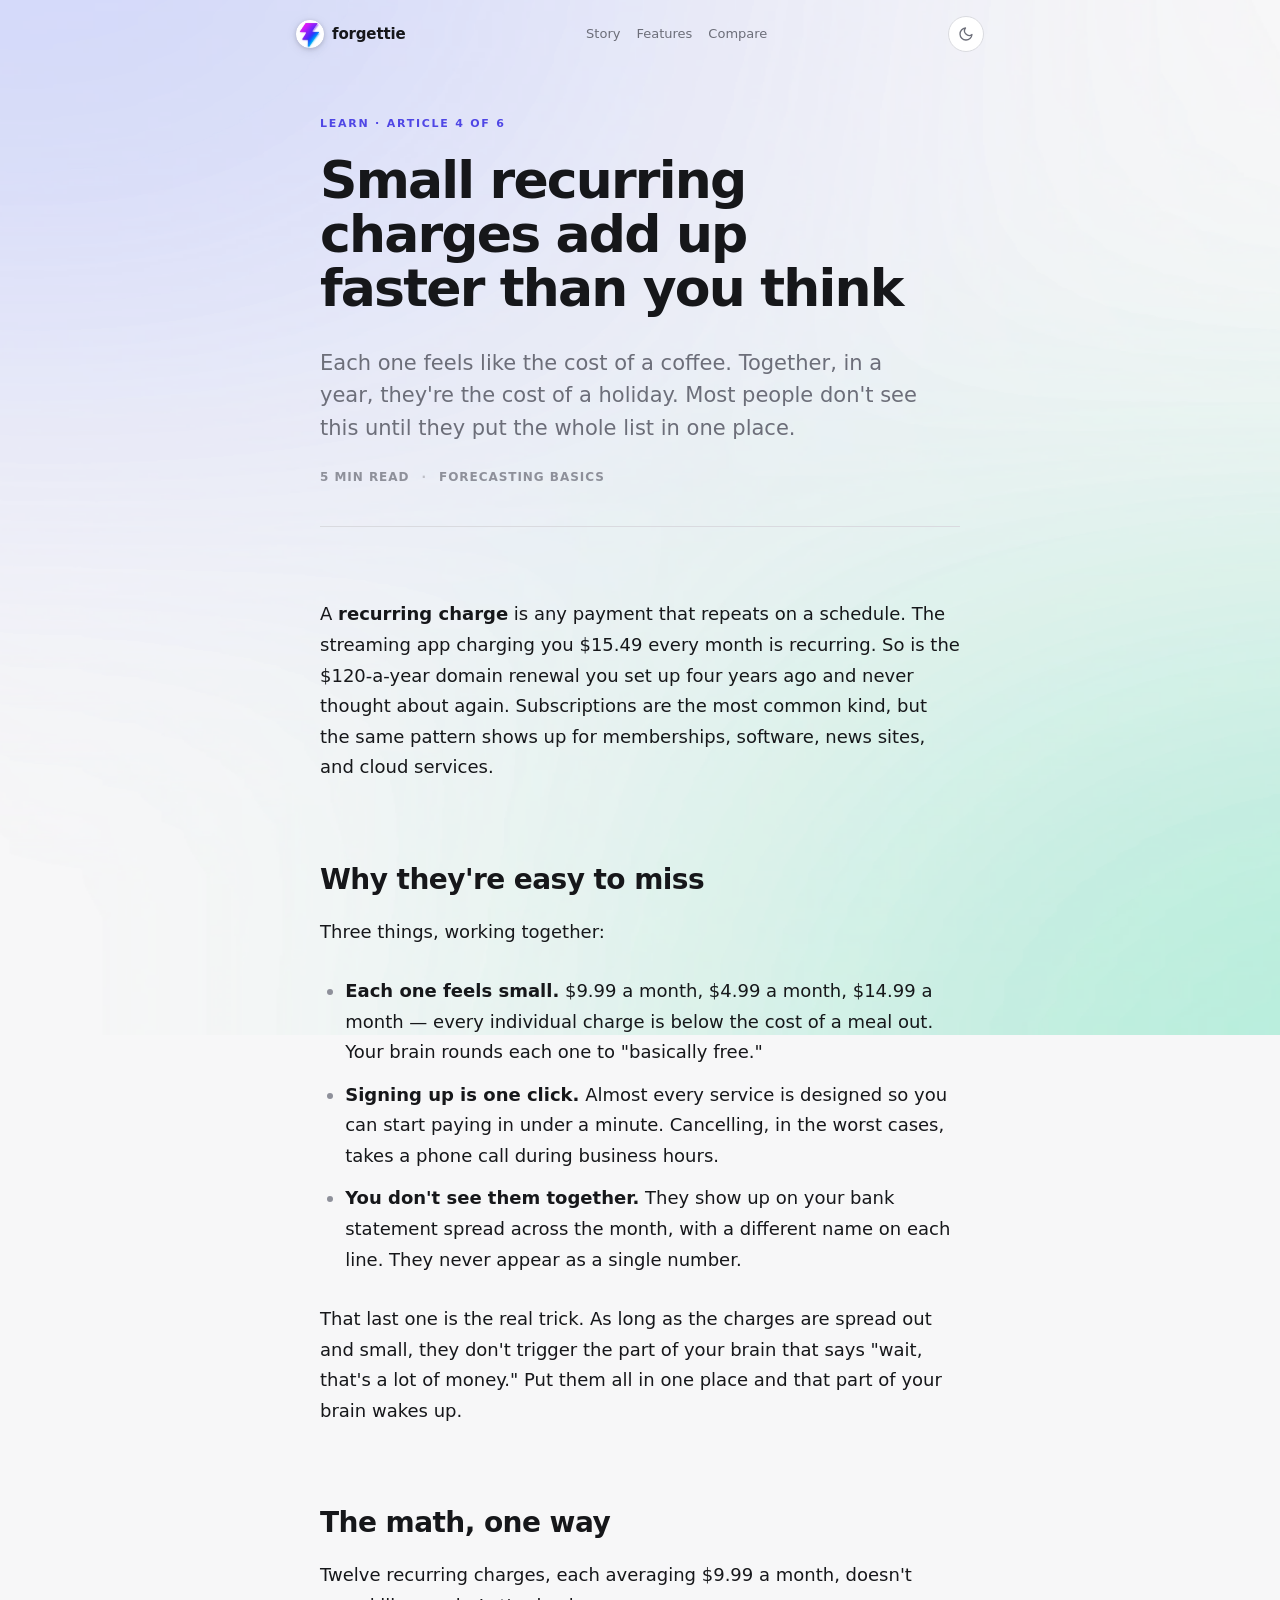
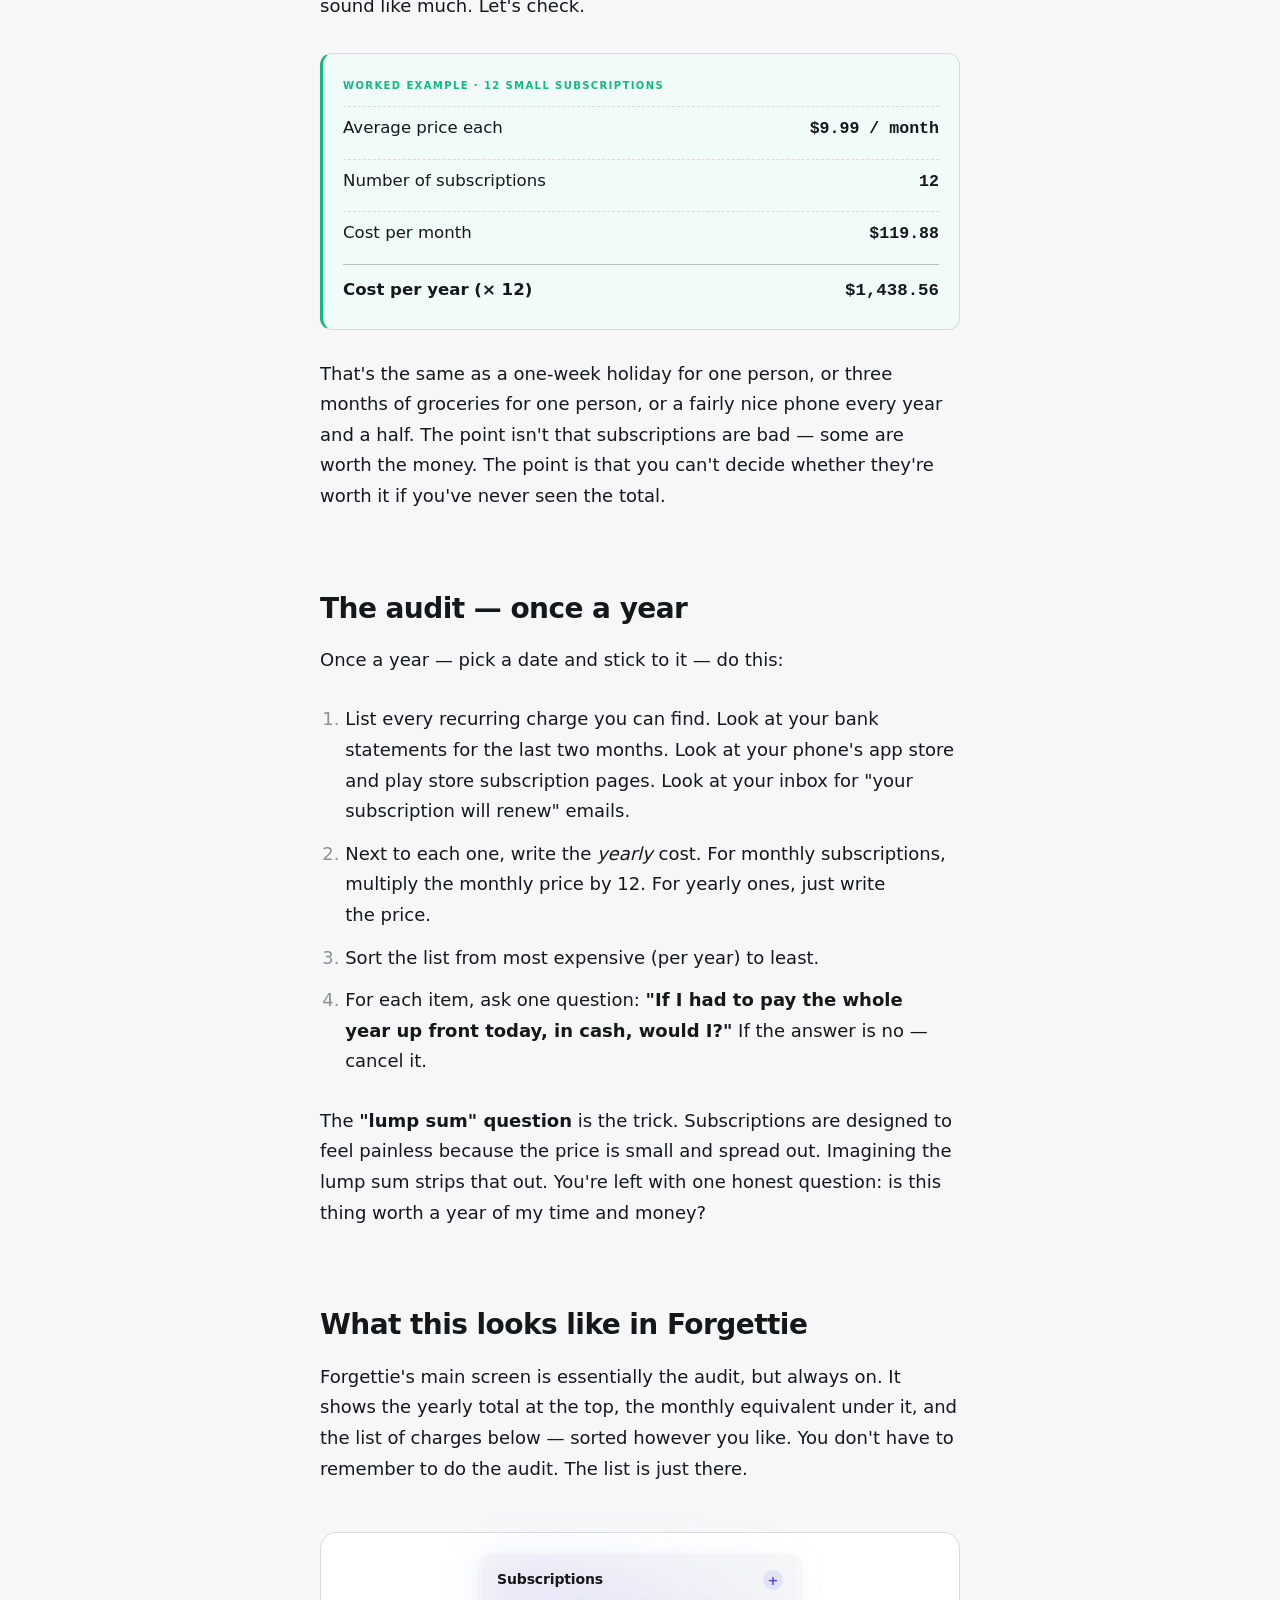
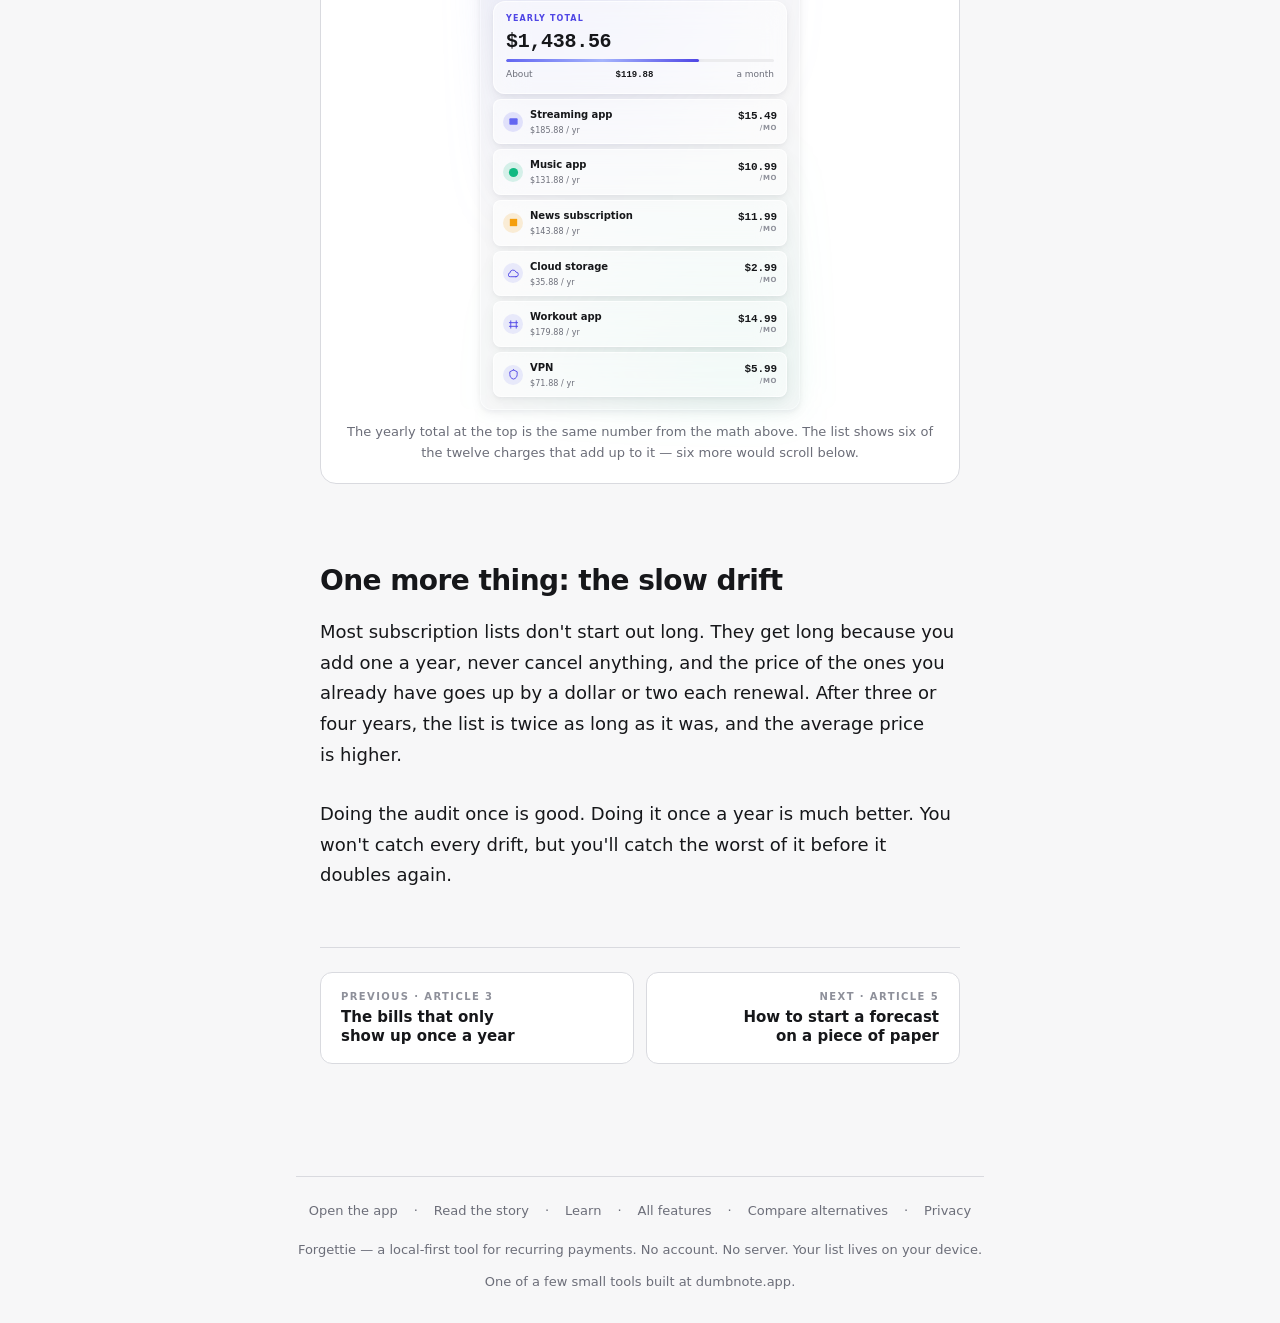
<file: learn/subscription-creep/index.html>
<!doctype html>
<html lang="en">
  <head>
    <meta charset="UTF-8" />
    <meta name="viewport" content="width=device-width, initial-scale=1, viewport-fit=cover" />
    <meta name="theme-color" content="#0b0b0c" media="(prefers-color-scheme: dark)" />
    <meta name="theme-color" content="#f7f7f8" media="(prefers-color-scheme: light)" />

    <script async src="https://www.googletagmanager.com/gtag/js?id=G-V302LWYXBB"></script>
    <script>
      window.dataLayer = window.dataLayer || [];
      function gtag(){dataLayer.push(arguments);}
      gtag('js', new Date());
      gtag('config', 'G-V302LWYXBB', {
        anonymize_ip: true,
        client_storage: 'none'
      });
    </script>

    <title>Small recurring charges add up faster than you think — Learn — Forgettie</title>
    <meta
      name="description"
      content="Twelve $9.99 subscriptions is more than $1,400 a year. Here's why small recurring charges are easy to miss and how to find the ones you don't need."
    />
    <link rel="canonical" href="https://forgettie.dumbnote.app/learn/subscription-creep/" />
    <link rel="icon" type="image/png" sizes="any" href="/forgettie-favicon.png" />
    <link rel="apple-touch-icon" href="/forgettie-logo-192.jpg" />

    <meta property="og:type" content="article" />
    <meta property="og:url" content="https://forgettie.dumbnote.app/learn/subscription-creep/" />
    <meta property="og:title" content="Small recurring charges add up faster than you think" />
    <meta
      property="og:description"
      content="Twelve $9.99 subscriptions is more than $1,400 a year. Here's why they're easy to miss and how to find the ones you don't need."
    />
    <meta property="og:image" content="https://forgettie.dumbnote.app/forgettie_promo_002.png" />
    <meta property="og:site_name" content="Forgettie" />

    <meta name="twitter:card" content="summary_large_image" />
    <meta name="twitter:title" content="Small recurring charges add up faster than you think" />
    <meta name="twitter:description" content="Twelve $9.99 subscriptions is more than $1,400 a year. Here's how to find the ones you don't need." />
    <meta name="twitter:image" content="https://forgettie.dumbnote.app/forgettie_promo_002.png" />

    <link rel="stylesheet" href="../styles/learn.css" />

    <script type="application/ld+json">
      {
        "@context": "https://schema.org",
        "@type": "Article",
        "headline": "Small recurring charges add up faster than you think",
        "description": "Twelve $9.99 subscriptions is more than $1,400 a year. How small recurring charges add up and how to spot the ones you don't need.",
        "url": "https://forgettie.dumbnote.app/learn/subscription-creep/",
        "mainEntityOfPage": "https://forgettie.dumbnote.app/learn/subscription-creep/",
        "image": "https://forgettie.dumbnote.app/forgettie_promo_002.png",
        "publisher": {
          "@type": "Organization",
          "name": "Forgettie",
          "url": "https://forgettie.dumbnote.app"
        },
        "isPartOf": {
          "@type": "CollectionPage",
          "name": "Learn — Forgettie",
          "url": "https://forgettie.dumbnote.app/learn/"
        }
      }
    </script>
  </head>
  <body>
    <div class="page">
      <header class="site-header">
        <a class="brand" href="/" aria-label="Forgettie home">
          <img src="/forgettie-favicon.png" alt="" width="28" height="28" />
          <span>forgettie</span>
        </a>
        <nav class="nav" aria-label="Sections">
          <a href="/about/">Story</a>
          <a href="/features/">Features</a>
          <a href="/vs/">Compare</a>
        </nav>
        <button
          type="button"
          class="theme-toggle"
          data-theme-toggle
          aria-label="Toggle dark mode"
          title="Toggle dark mode"
        >
          <svg class="icon-moon" viewBox="0 0 24 24" fill="none" stroke="currentColor" stroke-width="2" stroke-linecap="round" stroke-linejoin="round" aria-hidden="true">
            <path d="M21 12.79A9 9 0 1 1 11.21 3 7 7 0 0 0 21 12.79z"/>
          </svg>
          <svg class="icon-sun" viewBox="0 0 24 24" fill="none" stroke="currentColor" stroke-width="2" stroke-linecap="round" stroke-linejoin="round" aria-hidden="true">
            <circle cx="12" cy="12" r="4"/>
            <path d="M12 2v2M12 20v2M4.93 4.93l1.41 1.41M17.66 17.66l1.41 1.41M2 12h2M20 12h2M4.93 19.07l1.41-1.41M17.66 6.34l1.41-1.41"/>
          </svg>
        </button>
      </header>

      <main>
        <article class="learn-article">
          <header class="learn-article-head">
            <p class="eyebrow"><a href="/learn/">Learn</a> · Article 4 of 6</p>
            <h1 class="h1">Small recurring charges add up faster than you think</h1>
            <p class="subhead">
              Each one feels like the cost of a coffee. Together, in a year, they're the cost of a holiday. Most people don't see this until they put the whole list in one place.
            </p>
            <p class="learn-article-meta"><span>5 min read</span><span>Forecasting basics</span></p>
          </header>

          <div class="learn-prose">
            <p>
              A <strong>recurring charge</strong> is any payment that repeats on a schedule. The streaming app charging you $15.49 every month is recurring. So is the $120-a-year domain renewal you set up four years ago and never thought about again. Subscriptions are the most common kind, but the same pattern shows up for memberships, software, news sites, and cloud services.
            </p>

            <h2>Why they're easy to miss</h2>
            <p>
              Three things, working together:
            </p>
            <ul>
              <li><strong>Each one feels small.</strong> $9.99 a month, $4.99 a month, $14.99 a month — every individual charge is below the cost of a meal out. Your brain rounds each one to "basically free."</li>
              <li><strong>Signing up is one click.</strong> Almost every service is designed so you can start paying in under a minute. Cancelling, in the worst cases, takes a phone call during business hours.</li>
              <li><strong>You don't see them together.</strong> They show up on your bank statement spread across the month, with a different name on each line. They never appear as a single number.</li>
            </ul>
            <p>
              That last one is the real trick. As long as the charges are spread out and small, they don't trigger the part of your brain that says "wait, that's a lot of money." Put them all in one place and that part of your brain wakes up.
            </p>

            <h2>The math, one way</h2>
            <p>
              Twelve recurring charges, each averaging $9.99 a month, doesn't sound like much. Let's check.
            </p>

            <aside class="learn-callout is-example">
              <span class="learn-callout-label">Worked example · 12 small subscriptions</span>
              <div class="learn-math-row">
                <span class="learn-math-row-label">Average price each</span>
                <span class="learn-math-row-amount">$9.99 / month</span>
              </div>
              <div class="learn-math-row">
                <span class="learn-math-row-label">Number of subscriptions</span>
                <span class="learn-math-row-amount">12</span>
              </div>
              <div class="learn-math-row">
                <span class="learn-math-row-label">Cost per month</span>
                <span class="learn-math-row-amount">$119.88</span>
              </div>
              <div class="learn-math-row is-total">
                <span class="learn-math-row-label">Cost per year (× 12)</span>
                <span class="learn-math-row-amount">$1,438.56</span>
              </div>
            </aside>

            <p>
              That's the same as a one-week holiday for one person, or three months of groceries for one person, or a fairly nice phone every year and a half. The point isn't that subscriptions are bad — some are worth the money. The point is that you can't decide whether they're worth it if you've never seen the total.
            </p>

            <h2>The audit — once a year</h2>
            <p>
              Once a year — pick a date and stick to it — do this:
            </p>
            <ol>
              <li>List every recurring charge you can find. Look at your bank statements for the last two months. Look at your phone's app store and play store subscription pages. Look at your inbox for "your subscription will renew" emails.</li>
              <li>Next to each one, write the <em>yearly</em> cost. For monthly subscriptions, multiply the monthly price by 12. For yearly ones, just write the price.</li>
              <li>Sort the list from most expensive (per year) to least.</li>
              <li>For each item, ask one question: <strong>"If I had to pay the whole year up front today, in cash, would I?"</strong> If the answer is no — cancel it.</li>
            </ol>
            <p>
              The <strong>"lump sum" question</strong> is the trick. Subscriptions are designed to feel painless because the price is small and spread out. Imagining the lump sum strips that out. You're left with one honest question: is this thing worth a year of my time and money?
            </p>

            <h2>What this looks like in Forgettie</h2>
            <p>
              Forgettie's main screen is essentially the audit, but always on. It shows the yearly total at the top, the monthly equivalent under it, and the list of charges below — sorted however you like. You don't have to remember to do the audit. The list is just there.
            </p>

            <figure class="learn-figure">
              <div class="learn-figure-stage" aria-hidden="true">
                <div class="ui-app-header"><span class="ui-app-title">Subscriptions</span><span class="ui-app-add">+</span></div>
                <div class="ui-totals">
                  <p class="ui-totals-eyebrow">Yearly total</p>
                  <p class="ui-totals-value">$1,438.56</p>
                  <div class="ui-progress"><span class="ui-progress-fill" style="width:72%"></span></div>
                  <div class="ui-totals-foot">
                    <span>About</span>
                    <span class="ui-totals-monthly">$119.88</span>
                    <span>a month</span>
                  </div>
                </div>
                <div class="ui-rows">
                  <div class="ui-row">
                    <span class="ui-row-icon" style="background: color-mix(in srgb, var(--color-indigo-500) 16%, transparent); color: var(--color-indigo-500);">
                      <svg viewBox="0 0 24 24" fill="currentColor" aria-hidden="true"><rect x="3" y="5" width="18" height="14" rx="2"/></svg>
                    </span>
                    <div class="ui-row-main"><span class="ui-row-title">Streaming app</span><span class="ui-row-meta">$185.88 / yr</span></div>
                    <span class="ui-row-price"><span class="ui-row-amount">$15.49</span><span class="ui-row-cycle">/mo</span></span>
                  </div>
                  <div class="ui-row">
                    <span class="ui-row-icon" style="background: color-mix(in srgb, var(--color-emerald-500) 16%, transparent); color: var(--color-emerald-500);">
                      <svg viewBox="0 0 24 24" fill="currentColor" aria-hidden="true"><circle cx="12" cy="12" r="10"/></svg>
                    </span>
                    <div class="ui-row-main"><span class="ui-row-title">Music app</span><span class="ui-row-meta">$131.88 / yr</span></div>
                    <span class="ui-row-price"><span class="ui-row-amount">$10.99</span><span class="ui-row-cycle">/mo</span></span>
                  </div>
                  <div class="ui-row">
                    <span class="ui-row-icon" style="background: color-mix(in srgb, var(--color-amber-500) 16%, transparent); color: var(--color-amber-500);">
                      <svg viewBox="0 0 24 24" fill="currentColor" aria-hidden="true"><path d="M4 4h16v16H4z"/></svg>
                    </span>
                    <div class="ui-row-main"><span class="ui-row-title">News subscription</span><span class="ui-row-meta">$143.88 / yr</span></div>
                    <span class="ui-row-price"><span class="ui-row-amount">$11.99</span><span class="ui-row-cycle">/mo</span></span>
                  </div>
                  <div class="ui-row">
                    <span class="ui-row-icon">
                      <svg viewBox="0 0 24 24" fill="none" stroke="currentColor" stroke-width="2" stroke-linecap="round" stroke-linejoin="round" aria-hidden="true"><path d="M17.5 19a5 5 0 0 0 0-10 7 7 0 0 0-13.5 2A4 4 0 0 0 5 19h12.5z"/></svg>
                    </span>
                    <div class="ui-row-main"><span class="ui-row-title">Cloud storage</span><span class="ui-row-meta">$35.88 / yr</span></div>
                    <span class="ui-row-price"><span class="ui-row-amount">$2.99</span><span class="ui-row-cycle">/mo</span></span>
                  </div>
                  <div class="ui-row">
                    <span class="ui-row-icon">
                      <svg viewBox="0 0 24 24" fill="none" stroke="currentColor" stroke-width="2" stroke-linecap="round" stroke-linejoin="round" aria-hidden="true"><path d="M6 4v16M18 4v16M3 8h18M3 16h18"/></svg>
                    </span>
                    <div class="ui-row-main"><span class="ui-row-title">Workout app</span><span class="ui-row-meta">$179.88 / yr</span></div>
                    <span class="ui-row-price"><span class="ui-row-amount">$14.99</span><span class="ui-row-cycle">/mo</span></span>
                  </div>
                  <div class="ui-row">
                    <span class="ui-row-icon">
                      <svg viewBox="0 0 24 24" fill="none" stroke="currentColor" stroke-width="2" stroke-linecap="round" stroke-linejoin="round" aria-hidden="true"><path d="M12 2 4 6v6c0 5 3 9 8 10 5-1 8-5 8-10V6l-8-4z"/></svg>
                    </span>
                    <div class="ui-row-main"><span class="ui-row-title">VPN</span><span class="ui-row-meta">$71.88 / yr</span></div>
                    <span class="ui-row-price"><span class="ui-row-amount">$5.99</span><span class="ui-row-cycle">/mo</span></span>
                  </div>
                </div>
              </div>
              <figcaption class="learn-figcaption">
                The yearly total at the top is the same number from the math above. The list shows six of the twelve charges that add up to it — six more would scroll below.
              </figcaption>
            </figure>

            <h2>One more thing: the slow drift</h2>
            <p>
              Most subscription lists don't start out long. They get long because you add one a year, never cancel anything, and the price of the ones you already have goes up by a dollar or two each renewal. After three or four years, the list is twice as long as it was, and the average price is higher.
            </p>
            <p>
              Doing the audit once is good. Doing it once a year is much better. You won't catch every drift, but you'll catch the worst of it before it doubles again.
            </p>
          </div>

          <nav class="continue-reading" aria-label="Continue reading">
            <a class="continue-reading-prev" href="/learn/yearly-bills/">
              <span class="continue-reading-label">Previous · Article 3</span>
              <span class="continue-reading-title">The bills that only show up once a year</span>
            </a>
            <a class="continue-reading-next" href="/learn/start-a-forecast/">
              <span class="continue-reading-label">Next · Article 5</span>
              <span class="continue-reading-title">How to start a forecast on a piece of paper</span>
            </a>
          </nav>
        </article>
      </main>

      <footer class="site-footer">
        <nav class="site-footer-nav" aria-label="Site">
          <a href="https://forgettie.dumbnote.app">Open the app</a>
          <span aria-hidden="true">&middot;</span>
          <a href="/about/">Read the story</a>
          <span aria-hidden="true">&middot;</span>
          <a href="/learn/">Learn</a>
          <span aria-hidden="true">&middot;</span>
          <a href="/features/">All features</a>
          <span aria-hidden="true">&middot;</span>
          <a href="/vs/">Compare alternatives</a>
          <span aria-hidden="true">&middot;</span>
          <a href="/privacy/">Privacy</a>
        </nav>
        <p>Forgettie — a local-first tool for recurring payments. No account. No server. Your list lives on your device.</p>
        <p>
          One of a few small tools built at <a href="https://dumbnote.app">dumbnote.app</a>.
        </p>
      </footer>
    </div>

    <script src="/about/scripts/theme-toggle.js" defer></script>
  </body>
</html>
</file>
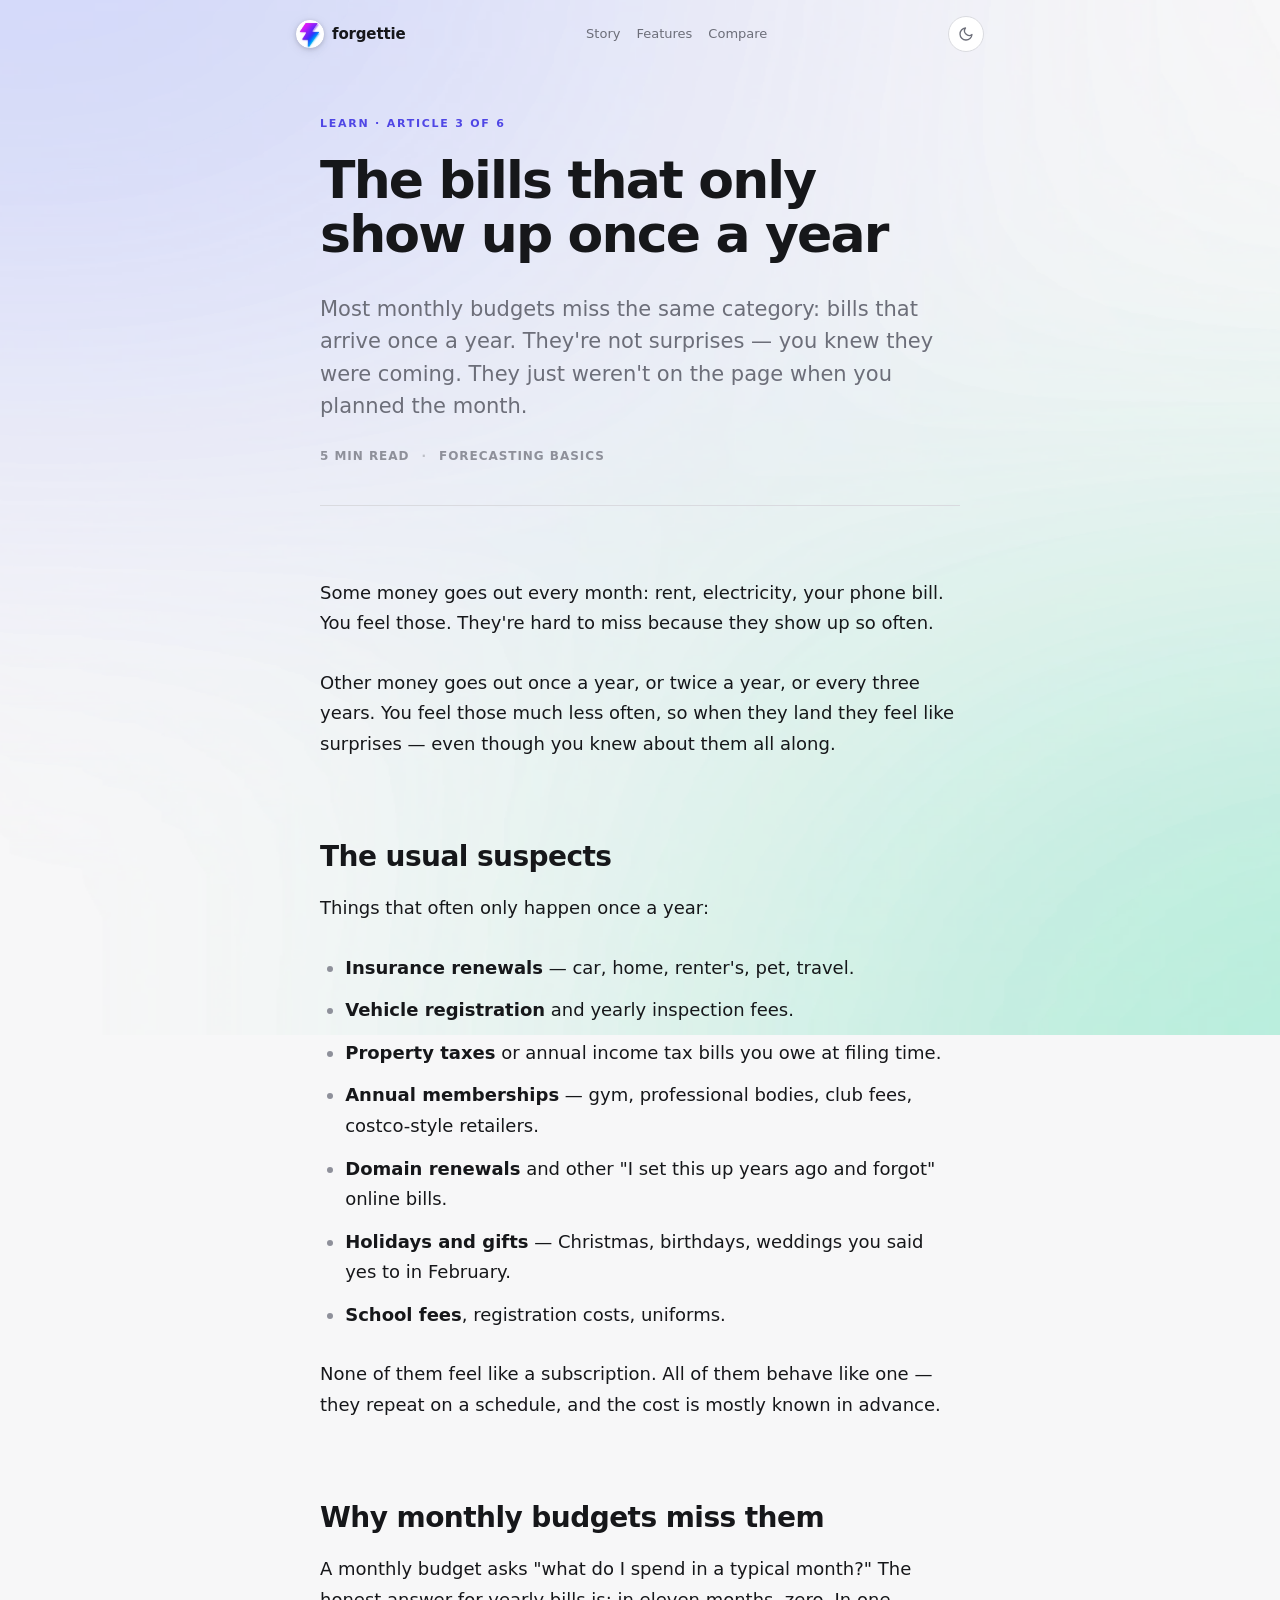
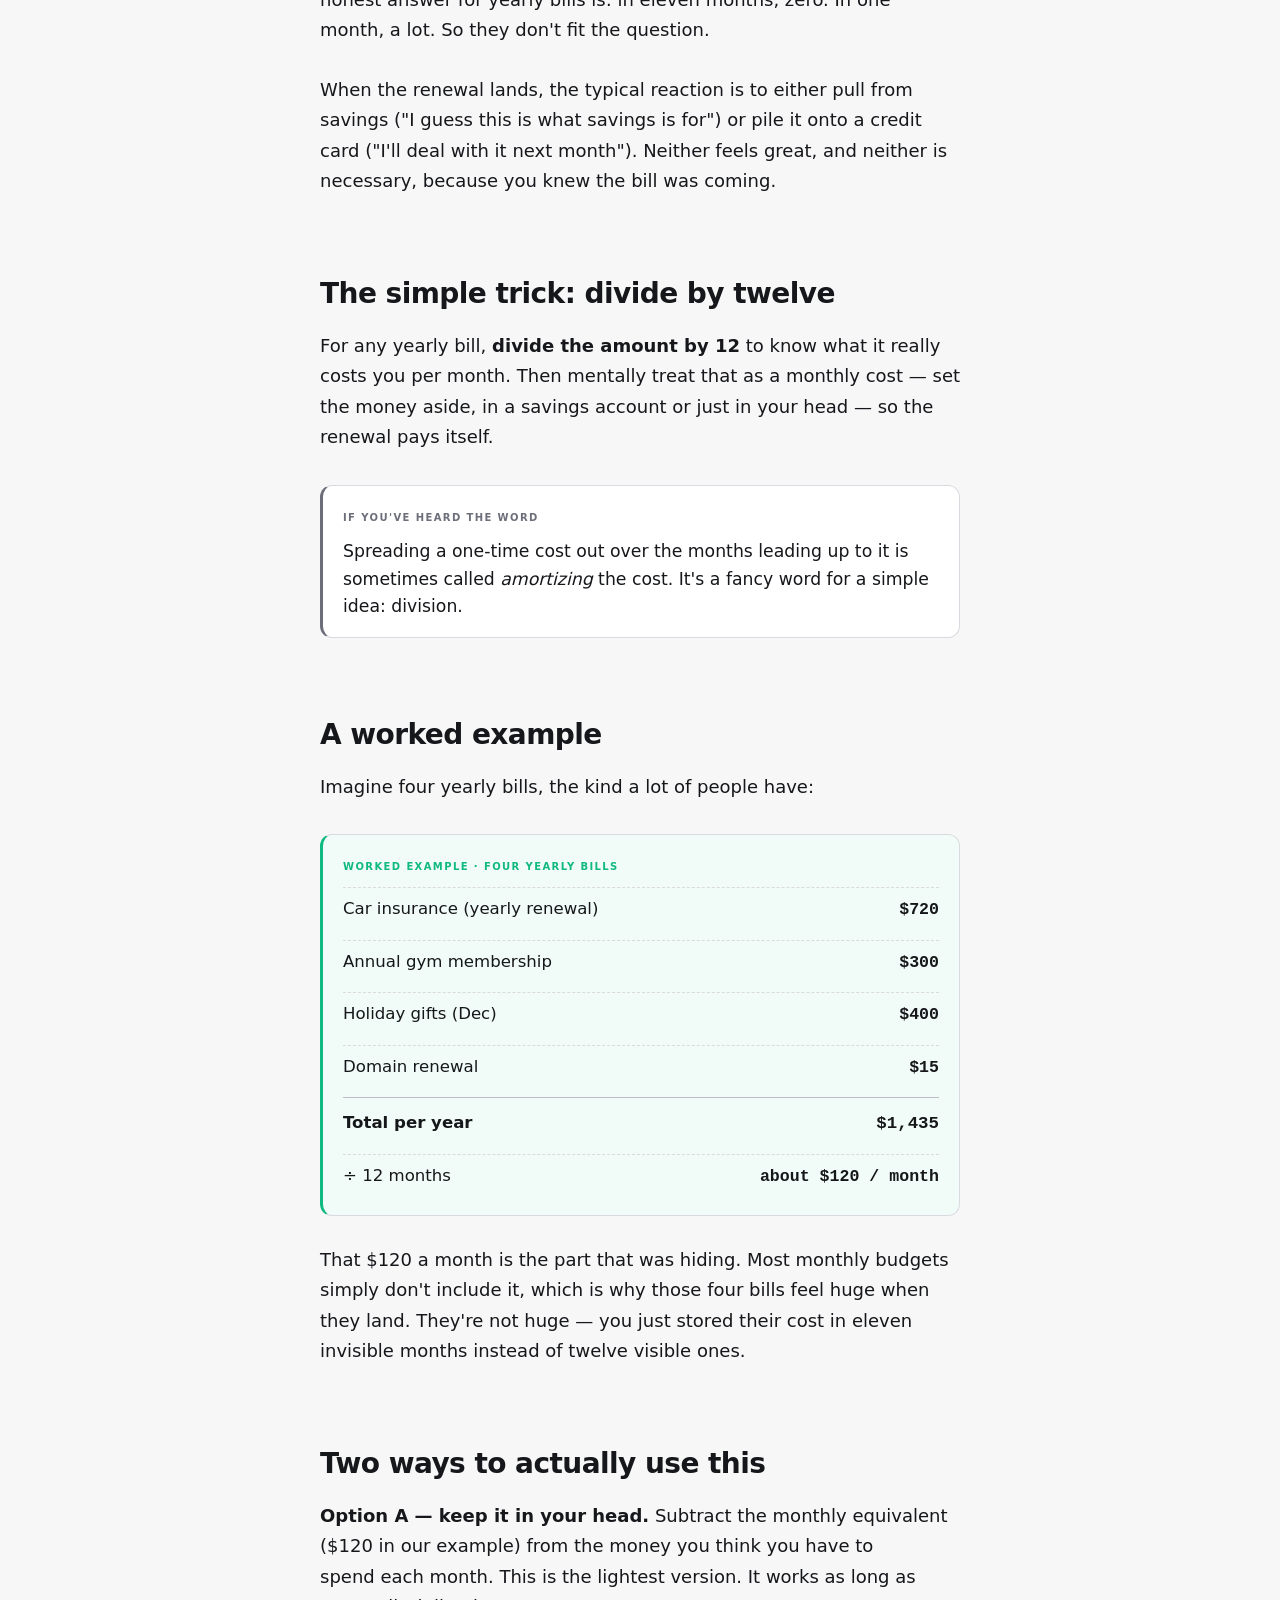
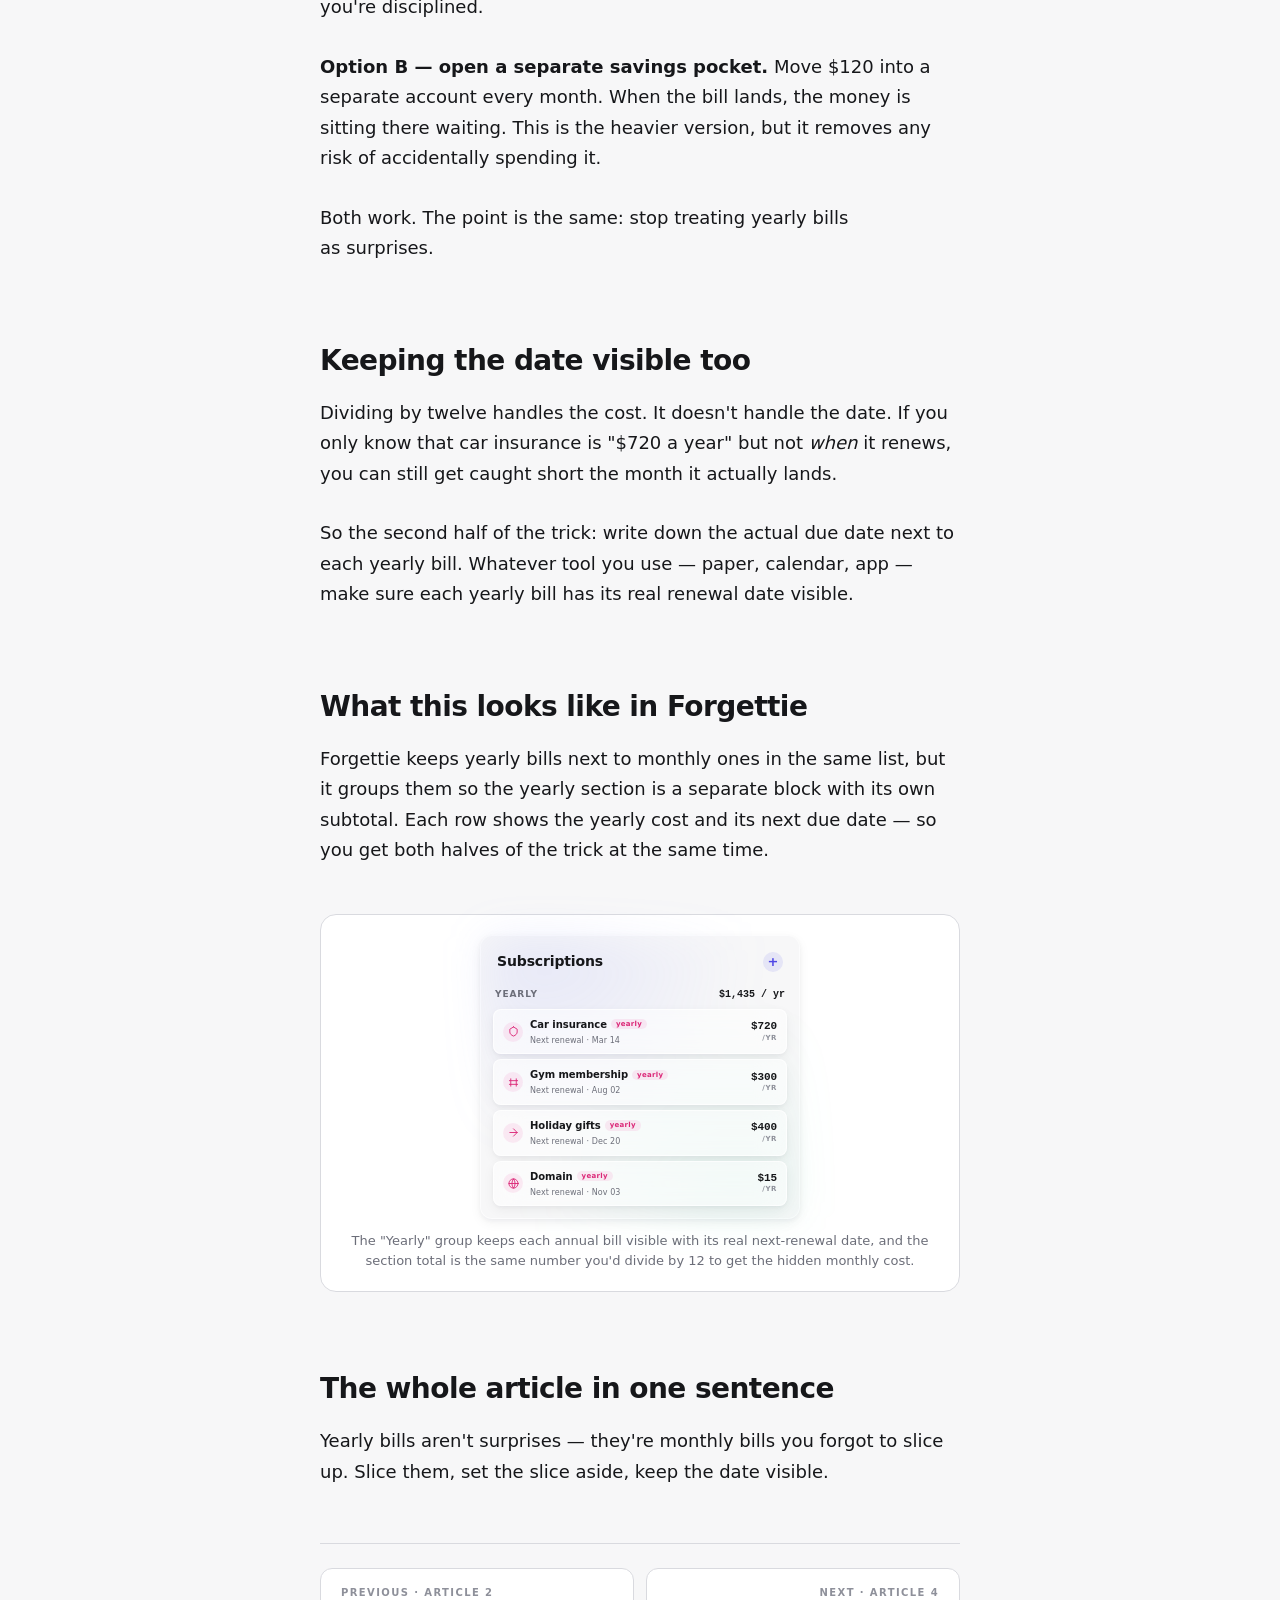
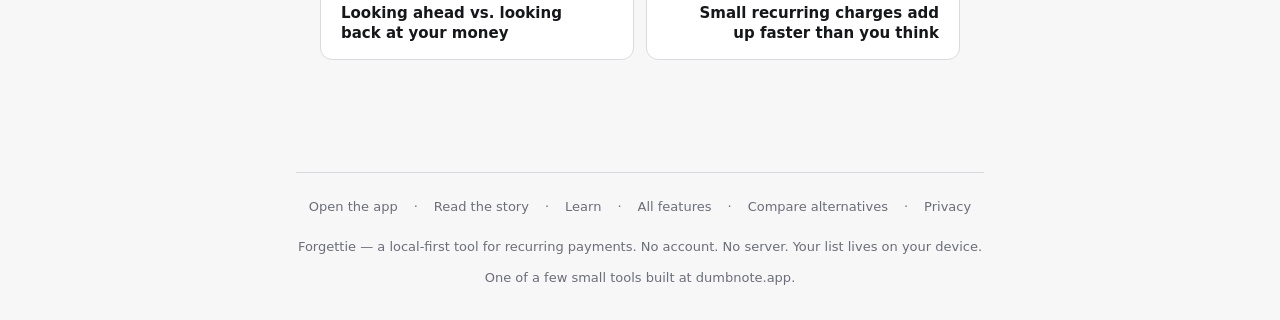
<file: learn/yearly-bills/index.html>
<!doctype html>
<html lang="en">
  <head>
    <meta charset="UTF-8" />
    <meta name="viewport" content="width=device-width, initial-scale=1, viewport-fit=cover" />
    <meta name="theme-color" content="#0b0b0c" media="(prefers-color-scheme: dark)" />
    <meta name="theme-color" content="#f7f7f8" media="(prefers-color-scheme: light)" />

    <script async src="https://www.googletagmanager.com/gtag/js?id=G-V302LWYXBB"></script>
    <script>
      window.dataLayer = window.dataLayer || [];
      function gtag(){dataLayer.push(arguments);}
      gtag('js', new Date());
      gtag('config', 'G-V302LWYXBB', {
        anonymize_ip: true,
        client_storage: 'none'
      });
    </script>

    <title>The bills that only show up once a year — Learn — Forgettie</title>
    <meta
      name="description"
      content="Insurance, taxes, holidays, annual memberships. The costs a monthly budget always misses, and a simple trick to keep them from being a surprise."
    />
    <link rel="canonical" href="https://forgettie.dumbnote.app/learn/yearly-bills/" />
    <link rel="icon" type="image/png" sizes="any" href="/forgettie-favicon.png" />
    <link rel="apple-touch-icon" href="/forgettie-logo-192.jpg" />

    <meta property="og:type" content="article" />
    <meta property="og:url" content="https://forgettie.dumbnote.app/learn/yearly-bills/" />
    <meta property="og:title" content="The bills that only show up once a year" />
    <meta
      property="og:description"
      content="Insurance, taxes, holidays, annual memberships. The costs a monthly budget always misses."
    />
    <meta property="og:image" content="https://forgettie.dumbnote.app/forgettie_promo_002.png" />
    <meta property="og:site_name" content="Forgettie" />

    <meta name="twitter:card" content="summary_large_image" />
    <meta name="twitter:title" content="The bills that only show up once a year" />
    <meta name="twitter:description" content="The costs a monthly budget always misses, and a simple trick to keep them from being a surprise." />
    <meta name="twitter:image" content="https://forgettie.dumbnote.app/forgettie_promo_002.png" />

    <link rel="stylesheet" href="../styles/learn.css" />

    <script type="application/ld+json">
      {
        "@context": "https://schema.org",
        "@type": "Article",
        "headline": "The bills that only show up once a year",
        "description": "Insurance, taxes, holidays, annual memberships. The costs a monthly budget always misses.",
        "url": "https://forgettie.dumbnote.app/learn/yearly-bills/",
        "mainEntityOfPage": "https://forgettie.dumbnote.app/learn/yearly-bills/",
        "image": "https://forgettie.dumbnote.app/forgettie_promo_002.png",
        "publisher": {
          "@type": "Organization",
          "name": "Forgettie",
          "url": "https://forgettie.dumbnote.app"
        },
        "isPartOf": {
          "@type": "CollectionPage",
          "name": "Learn — Forgettie",
          "url": "https://forgettie.dumbnote.app/learn/"
        }
      }
    </script>
  </head>
  <body>
    <div class="page">
      <header class="site-header">
        <a class="brand" href="/" aria-label="Forgettie home">
          <img src="/forgettie-favicon.png" alt="" width="28" height="28" />
          <span>forgettie</span>
        </a>
        <nav class="nav" aria-label="Sections">
          <a href="/about/">Story</a>
          <a href="/features/">Features</a>
          <a href="/vs/">Compare</a>
        </nav>
        <button
          type="button"
          class="theme-toggle"
          data-theme-toggle
          aria-label="Toggle dark mode"
          title="Toggle dark mode"
        >
          <svg class="icon-moon" viewBox="0 0 24 24" fill="none" stroke="currentColor" stroke-width="2" stroke-linecap="round" stroke-linejoin="round" aria-hidden="true">
            <path d="M21 12.79A9 9 0 1 1 11.21 3 7 7 0 0 0 21 12.79z"/>
          </svg>
          <svg class="icon-sun" viewBox="0 0 24 24" fill="none" stroke="currentColor" stroke-width="2" stroke-linecap="round" stroke-linejoin="round" aria-hidden="true">
            <circle cx="12" cy="12" r="4"/>
            <path d="M12 2v2M12 20v2M4.93 4.93l1.41 1.41M17.66 17.66l1.41 1.41M2 12h2M20 12h2M4.93 19.07l1.41-1.41M17.66 6.34l1.41-1.41"/>
          </svg>
        </button>
      </header>

      <main>
        <article class="learn-article">
          <header class="learn-article-head">
            <p class="eyebrow"><a href="/learn/">Learn</a> · Article 3 of 6</p>
            <h1 class="h1">The bills that only show up once a year</h1>
            <p class="subhead">
              Most monthly budgets miss the same category: bills that arrive once a year. They're not surprises — you knew they were coming. They just weren't on the page when you planned the month.
            </p>
            <p class="learn-article-meta"><span>5 min read</span><span>Forecasting basics</span></p>
          </header>

          <div class="learn-prose">
            <p>
              Some money goes out every month: rent, electricity, your phone bill. You feel those. They're hard to miss because they show up so often.
            </p>
            <p>
              Other money goes out once a year, or twice a year, or every three years. You feel those much less often, so when they land they feel like surprises — even though you knew about them all along.
            </p>

            <h2>The usual suspects</h2>
            <p>Things that often only happen once a year:</p>
            <ul>
              <li><strong>Insurance renewals</strong> — car, home, renter's, pet, travel.</li>
              <li><strong>Vehicle registration</strong> and yearly inspection fees.</li>
              <li><strong>Property taxes</strong> or annual income tax bills you owe at filing time.</li>
              <li><strong>Annual memberships</strong> — gym, professional bodies, club fees, costco-style retailers.</li>
              <li><strong>Domain renewals</strong> and other "I set this up years ago and forgot" online bills.</li>
              <li><strong>Holidays and gifts</strong> — Christmas, birthdays, weddings you said yes to in February.</li>
              <li><strong>School fees</strong>, registration costs, uniforms.</li>
            </ul>
            <p>
              None of them feel like a subscription. All of them behave like one — they repeat on a schedule, and the cost is mostly known in advance.
            </p>

            <h2>Why monthly budgets miss them</h2>
            <p>
              A monthly budget asks "what do I spend in a typical month?" The honest answer for yearly bills is: in eleven months, zero. In one month, a lot. So they don't fit the question.
            </p>
            <p>
              When the renewal lands, the typical reaction is to either pull from savings ("I guess this is what savings is for") or pile it onto a credit card ("I'll deal with it next month"). Neither feels great, and neither is necessary, because you knew the bill was coming.
            </p>

            <h2>The simple trick: divide by twelve</h2>
            <p>
              For any yearly bill, <strong>divide the amount by 12</strong> to know what it really costs you per month. Then mentally treat that as a monthly cost — set the money aside, in a savings account or just in your head — so the renewal pays itself.
            </p>

            <aside class="learn-callout is-definition">
              <span class="learn-callout-label">If you've heard the word</span>
              <p>
                Spreading a one-time cost out over the months leading up to it is sometimes called <em>amortizing</em> the cost. It's a fancy word for a simple idea: division.
              </p>
            </aside>

            <h2>A worked example</h2>
            <p>
              Imagine four yearly bills, the kind a lot of people have:
            </p>

            <aside class="learn-callout is-example">
              <span class="learn-callout-label">Worked example · four yearly bills</span>
              <div class="learn-math-row">
                <span class="learn-math-row-label">Car insurance (yearly renewal)</span>
                <span class="learn-math-row-amount">$720</span>
              </div>
              <div class="learn-math-row">
                <span class="learn-math-row-label">Annual gym membership</span>
                <span class="learn-math-row-amount">$300</span>
              </div>
              <div class="learn-math-row">
                <span class="learn-math-row-label">Holiday gifts (Dec)</span>
                <span class="learn-math-row-amount">$400</span>
              </div>
              <div class="learn-math-row">
                <span class="learn-math-row-label">Domain renewal</span>
                <span class="learn-math-row-amount">$15</span>
              </div>
              <div class="learn-math-row is-total">
                <span class="learn-math-row-label">Total per year</span>
                <span class="learn-math-row-amount">$1,435</span>
              </div>
              <div class="learn-math-row">
                <span class="learn-math-row-label">÷ 12 months</span>
                <span class="learn-math-row-amount">about $120 / month</span>
              </div>
            </aside>

            <p>
              That $120 a month is the part that was hiding. Most monthly budgets simply don't include it, which is why those four bills feel huge when they land. They're not huge — you just stored their cost in eleven invisible months instead of twelve visible ones.
            </p>

            <h2>Two ways to actually use this</h2>
            <p>
              <strong>Option A — keep it in your head.</strong> Subtract the monthly equivalent ($120 in our example) from the money you think you have to spend each month. This is the lightest version. It works as long as you're disciplined.
            </p>
            <p>
              <strong>Option B — open a separate savings pocket.</strong> Move $120 into a separate account every month. When the bill lands, the money is sitting there waiting. This is the heavier version, but it removes any risk of accidentally spending it.
            </p>
            <p>
              Both work. The point is the same: stop treating yearly bills as surprises.
            </p>

            <h2>Keeping the date visible too</h2>
            <p>
              Dividing by twelve handles the cost. It doesn't handle the date. If you only know that car insurance is "$720 a year" but not <em>when</em> it renews, you can still get caught short the month it actually lands.
            </p>
            <p>
              So the second half of the trick: write down the actual due date next to each yearly bill. Whatever tool you use — paper, calendar, app — make sure each yearly bill has its real renewal date visible.
            </p>

            <h2>What this looks like in Forgettie</h2>
            <p>
              Forgettie keeps yearly bills next to monthly ones in the same list, but it groups them so the yearly section is a separate block with its own subtotal. Each row shows the yearly cost and its next due date — so you get both halves of the trick at the same time.
            </p>

            <figure class="learn-figure">
              <div class="learn-figure-stage" aria-hidden="true">
                <div class="ui-app-header"><span class="ui-app-title">Subscriptions</span><span class="ui-app-add">+</span></div>
                <div class="ui-section-head"><span>Yearly</span><span class="ui-section-total">$1,435 / yr</span></div>
                <div class="ui-rows">
                  <div class="ui-row yearly">
                    <span class="ui-row-icon">
                      <svg viewBox="0 0 24 24" fill="none" stroke="currentColor" stroke-width="2" stroke-linecap="round" stroke-linejoin="round" aria-hidden="true"><path d="M12 2 4 7v6c0 4 3 7 8 9 5-2 8-5 8-9V7l-8-5z"/></svg>
                    </span>
                    <div class="ui-row-main"><span class="ui-row-title">Car insurance <span class="ui-badge">yearly</span></span><span class="ui-row-meta">Next renewal · Mar 14</span></div>
                    <span class="ui-row-price"><span class="ui-row-amount">$720</span><span class="ui-row-cycle">/yr</span></span>
                  </div>
                  <div class="ui-row yearly">
                    <span class="ui-row-icon">
                      <svg viewBox="0 0 24 24" fill="none" stroke="currentColor" stroke-width="2" stroke-linecap="round" stroke-linejoin="round" aria-hidden="true"><path d="M6 4v16M18 4v16M3 8h18M3 16h18"/></svg>
                    </span>
                    <div class="ui-row-main"><span class="ui-row-title">Gym membership <span class="ui-badge">yearly</span></span><span class="ui-row-meta">Next renewal · Aug 02</span></div>
                    <span class="ui-row-price"><span class="ui-row-amount">$300</span><span class="ui-row-cycle">/yr</span></span>
                  </div>
                  <div class="ui-row yearly">
                    <span class="ui-row-icon">
                      <svg viewBox="0 0 24 24" fill="none" stroke="currentColor" stroke-width="2" stroke-linecap="round" stroke-linejoin="round" aria-hidden="true"><path d="M20 12H4M12 4l8 8-8 8"/></svg>
                    </span>
                    <div class="ui-row-main"><span class="ui-row-title">Holiday gifts <span class="ui-badge">yearly</span></span><span class="ui-row-meta">Next renewal · Dec 20</span></div>
                    <span class="ui-row-price"><span class="ui-row-amount">$400</span><span class="ui-row-cycle">/yr</span></span>
                  </div>
                  <div class="ui-row yearly">
                    <span class="ui-row-icon">
                      <svg viewBox="0 0 24 24" fill="none" stroke="currentColor" stroke-width="2" stroke-linecap="round" stroke-linejoin="round" aria-hidden="true"><circle cx="12" cy="12" r="10"/><path d="M2 12h20M12 2a15 15 0 0 1 0 20M12 2a15 15 0 0 0 0 20"/></svg>
                    </span>
                    <div class="ui-row-main"><span class="ui-row-title">Domain <span class="ui-badge">yearly</span></span><span class="ui-row-meta">Next renewal · Nov 03</span></div>
                    <span class="ui-row-price"><span class="ui-row-amount">$15</span><span class="ui-row-cycle">/yr</span></span>
                  </div>
                </div>
              </div>
              <figcaption class="learn-figcaption">
                The "Yearly" group keeps each annual bill visible with its real next-renewal date, and the section total is the same number you'd divide by 12 to get the hidden monthly cost.
              </figcaption>
            </figure>

            <h2>The whole article in one sentence</h2>
            <p>
              Yearly bills aren't surprises — they're monthly bills you forgot to slice up. Slice them, set the slice aside, keep the date visible.
            </p>
          </div>

          <nav class="continue-reading" aria-label="Continue reading">
            <a class="continue-reading-prev" href="/learn/forecasting/">
              <span class="continue-reading-label">Previous · Article 2</span>
              <span class="continue-reading-title">Looking ahead vs. looking back at your money</span>
            </a>
            <a class="continue-reading-next" href="/learn/subscription-creep/">
              <span class="continue-reading-label">Next · Article 4</span>
              <span class="continue-reading-title">Small recurring charges add up faster than you think</span>
            </a>
          </nav>
        </article>
      </main>

      <footer class="site-footer">
        <nav class="site-footer-nav" aria-label="Site">
          <a href="https://forgettie.dumbnote.app">Open the app</a>
          <span aria-hidden="true">&middot;</span>
          <a href="/about/">Read the story</a>
          <span aria-hidden="true">&middot;</span>
          <a href="/learn/">Learn</a>
          <span aria-hidden="true">&middot;</span>
          <a href="/features/">All features</a>
          <span aria-hidden="true">&middot;</span>
          <a href="/vs/">Compare alternatives</a>
          <span aria-hidden="true">&middot;</span>
          <a href="/privacy/">Privacy</a>
        </nav>
        <p>Forgettie — a local-first tool for recurring payments. No account. No server. Your list lives on your device.</p>
        <p>
          One of a few small tools built at <a href="https://dumbnote.app">dumbnote.app</a>.
        </p>
      </footer>
    </div>

    <script src="/about/scripts/theme-toggle.js" defer></script>
  </body>
</html>
</file>
<file: assets/index-D_NcGfvh.css>
@font-face{font-family:JetBrains Mono Variable;font-style:normal;font-display:swap;font-weight:100 800;src:url([data-uri]) format("woff2-variations");unicode-range:U+0460-052F,U+1C80-1C8A,U+20B4,U+2DE0-2DFF,U+A640-A69F,U+FE2E-FE2F}@font-face{font-family:JetBrains Mono Variable;font-style:normal;font-display:swap;font-weight:100 800;src:url(/assets/jetbrains-mono-cyrillic-wght-normal-D73BlboJ.woff2) format("woff2-variations");unicode-range:U+0301,U+0400-045F,U+0490-0491,U+04B0-04B1,U+2116}@font-face{font-family:JetBrains Mono Variable;font-style:normal;font-display:swap;font-weight:100 800;src:url(/assets/jetbrains-mono-greek-wght-normal-Bw9x6K1M.woff2) format("woff2-variations");unicode-range:U+0370-0377,U+037A-037F,U+0384-038A,U+038C,U+038E-03A1,U+03A3-03FF}@font-face{font-family:JetBrains Mono Variable;font-style:normal;font-display:swap;font-weight:100 800;src:url(/assets/jetbrains-mono-vietnamese-wght-normal-Bt-aOZkq.woff2) format("woff2-variations");unicode-range:U+0102-0103,U+0110-0111,U+0128-0129,U+0168-0169,U+01A0-01A1,U+01AF-01B0,U+0300-0301,U+0303-0304,U+0308-0309,U+0323,U+0329,U+1EA0-1EF9,U+20AB}@font-face{font-family:JetBrains Mono Variable;font-style:normal;font-display:swap;font-weight:100 800;src:url(/assets/jetbrains-mono-latin-ext-wght-normal-DBQx-q_a.woff2) format("woff2-variations");unicode-range:U+0100-02BA,U+02BD-02C5,U+02C7-02CC,U+02CE-02D7,U+02DD-02FF,U+0304,U+0308,U+0329,U+1D00-1DBF,U+1E00-1E9F,U+1EF2-1EFF,U+2020,U+20A0-20AB,U+20AD-20C0,U+2113,U+2C60-2C7F,U+A720-A7FF}@font-face{font-family:JetBrains Mono Variable;font-style:normal;font-display:swap;font-weight:100 800;src:url(/assets/jetbrains-mono-latin-wght-normal-B9CIFXIH.woff2) format("woff2-variations");unicode-range:U+0000-00FF,U+0131,U+0152-0153,U+02BB-02BC,U+02C6,U+02DA,U+02DC,U+0304,U+0308,U+0329,U+2000-206F,U+20AC,U+2122,U+2191,U+2193,U+2212,U+2215,U+FEFF,U+FFFD}@font-face{font-family:Noto Sans Thai Variable;font-style:normal;font-display:swap;font-weight:100 900;src:url(/assets/noto-sans-thai-thai-wght-normal-CtQSZ1tK.woff2) format("woff2-variations");unicode-range:U+02D7,U+0303,U+0331,U+0E01-0E5B,U+200C-200D,U+25CC}@font-face{font-family:Noto Sans Thai Variable;font-style:normal;font-display:swap;font-weight:100 900;src:url(/assets/noto-sans-thai-latin-ext-wght-normal-DH1q_yQ5.woff2) format("woff2-variations");unicode-range:U+0100-02BA,U+02BD-02C5,U+02C7-02CC,U+02CE-02D7,U+02DD-02FF,U+0304,U+0308,U+0329,U+1D00-1DBF,U+1E00-1E9F,U+1EF2-1EFF,U+2020,U+20A0-20AB,U+20AD-20C0,U+2113,U+2C60-2C7F,U+A720-A7FF}@font-face{font-family:Noto Sans Thai Variable;font-style:normal;font-display:swap;font-weight:100 900;src:url(/assets/noto-sans-thai-latin-wght-normal-Bi3VDbYN.woff2) format("woff2-variations");unicode-range:U+0000-00FF,U+0131,U+0152-0153,U+02BB-02BC,U+02C6,U+02DA,U+02DC,U+0304,U+0308,U+0329,U+2000-206F,U+20AC,U+2122,U+2191,U+2193,U+2212,U+2215,U+FEFF,U+FFFD}:root{--color-neutral-0: #ffffff;--color-neutral-50: #f7f7f8;--color-neutral-100: #ececee;--color-neutral-200: #d9dadf;--color-neutral-300: #bcbec5;--color-neutral-400: #8e909a;--color-neutral-500: #6c6e79;--color-neutral-600: #52545d;--color-neutral-700: #3b3d44;--color-neutral-800: #26272c;--color-neutral-900: #16171a;--color-neutral-950: #0b0b0c;--color-red-500: #dc2626;--color-red-600: #b91c1c;--color-amber-300: #fcd34d;--color-amber-400: #fbbf24;--color-amber-500: #f59e0b;--color-amber-600: #d97706;--color-amber-700: #b45309;--color-green-500: #16a34a;--color-pink-300: #f9a8d4;--color-pink-500: #ec4899;--color-pink-600: #db2777;--color-emerald-300: #6ee7b7;--color-emerald-400: #34d399;--color-emerald-500: #10b981;--color-indigo-300: #a5b4fc;--color-indigo-400: #818cf8;--color-indigo-500: #6366f1;--color-indigo-600: #4f46e5;--color-indigo-700: #4338ca;--color-accent-500: var(--color-indigo-500);--color-accent-600: var(--color-indigo-600);--font-sans: "Noto Sans Thai Variable", system-ui, -apple-system, BlinkMacSystemFont, "Segoe UI", Roboto, "Helvetica Neue", Arial, "Noto Sans", sans-serif, "Apple Color Emoji", "Segoe UI Emoji", "Segoe UI Symbol", "Noto Color Emoji";--font-mono: "JetBrains Mono Variable", ui-monospace, SFMono-Regular, "SF Mono", Menlo, Consolas, "Liberation Mono", monospace;--space-1: 4px;--space-2: 8px;--space-3: 12px;--space-4: 16px;--space-5: 20px;--space-6: 24px;--space-8: 32px;--space-10: 40px;--space-12: 48px;--radius-sm: 4px;--radius-md: 8px;--radius-lg: 12px;--radius-xl: 16px;--radius-2xl: 28px;--radius-pill: 999px;--bp-sm: 480px;--bp-md: 768px;--bp-lg: 1024px;--tap-min: 44px;--control-height: var(--tap-min);--control-radius: var(--radius-pill);--shadow-sm: 0 1px 2px rgba(0, 0, 0, .06);--shadow-md: 0 4px 12px rgba(0, 0, 0, .1);--shadow-lg: 0 10px 30px rgba(0, 0, 0, .18);--shadow-levitate-sm: 0 2px 4px rgba(15, 23, 42, .04), 0 4px 12px rgba(15, 23, 42, .05);--shadow-levitate-md: 0 4px 10px rgba(15, 23, 42, .05), 0 12px 32px rgba(15, 23, 42, .08);--shadow-levitate-lg: 0 10px 20px rgba(15, 23, 42, .06), 0 24px 60px rgba(15, 23, 42, .1);--glass-bg: rgba(255, 255, 255, .55);--glass-border: rgba(255, 255, 255, .7);--glass-blur: blur(28px) saturate(1.4);--bg-app: var(--color-neutral-50);--bg-surface: var(--color-neutral-0);--bg-raised: var(--color-neutral-0);--bg-sunken: var(--color-neutral-100);--bg-hover: var(--color-neutral-100);--border-default: color-mix(in srgb, var(--color-neutral-200) 55%, var(--color-neutral-0));--border-strong: var(--color-neutral-300);--fg-default: var(--color-neutral-900);--fg-muted: var(--color-neutral-500);--fg-subtle: var(--color-neutral-400);--fg-inverse: var(--color-neutral-0);--accent: var(--color-indigo-600);--accent-fg: var(--color-neutral-0);--accent-soft: color-mix(in srgb, var(--color-indigo-500) 12%, transparent);--accent-ring: color-mix(in srgb, var(--color-indigo-500) 18%, transparent);--status-overdue-bg: color-mix(in srgb, var(--color-pink-500) 14%, transparent);--status-overdue-fg: var(--color-pink-600);--status-soon-bg: color-mix(in srgb, var(--color-pink-500) 6%, transparent);--status-soon-fg: var(--color-pink-500);--status-saving-bg: color-mix(in srgb, var(--color-pink-500) 10%, transparent);--status-saving-fg: var(--color-pink-600);--status-warn-bg: color-mix(in srgb, var(--color-amber-500) 16%, transparent);--status-warn-fg: var(--color-amber-700);--font-size-xs: 12px;--font-size-sm: 13px;--font-size-md: 15px;--font-size-lg: 17px;--font-size-xl: 22px;--font-size-2xl: 28px;--card-color-blue: #3b82f6;--card-color-cyan: #06b6d4;--card-color-emerald: #10b981;--card-color-amber: #f59e0b;--card-color-orange: #f97316;--card-color-rose: #f43f5e;--card-color-violet: #8b5cf6;--card-color-slate: #64748b}@media(hover:none)and (pointer:coarse),(max-width:767px){:root{--glass-blur: blur(12px) saturate(1.2)}}[data-theme=dark]{--bg-app: var(--color-neutral-950);--bg-surface: var(--color-neutral-900);--bg-raised: var(--color-neutral-800);--bg-sunken: #000;--bg-hover: var(--color-neutral-800);--border-default: var(--color-neutral-800);--border-strong: var(--color-neutral-700);--fg-default: var(--color-neutral-50);--fg-muted: var(--color-neutral-400);--fg-subtle: color-mix(in srgb, var(--color-neutral-500) 35%, var(--color-neutral-400) 65%);--fg-inverse: var(--color-neutral-900);--accent: var(--color-indigo-400);--accent-fg: var(--color-neutral-0);--accent-soft: color-mix(in srgb, var(--color-indigo-400) 16%, transparent);--accent-ring: color-mix(in srgb, var(--color-indigo-400) 22%, transparent);--status-overdue-bg: color-mix(in srgb, var(--color-pink-500) 22%, transparent);--status-overdue-fg: var(--color-pink-300);--status-soon-bg: color-mix(in srgb, var(--color-pink-500) 12%, transparent);--status-soon-fg: var(--color-pink-300);--status-saving-bg: color-mix(in srgb, var(--color-pink-500) 18%, transparent);--status-saving-fg: var(--color-pink-300);--shadow-sm: 0 1px 2px rgba(0, 0, 0, .5);--shadow-md: 0 4px 12px rgba(0, 0, 0, .6);--shadow-lg: 0 12px 36px rgba(0, 0, 0, .7);--shadow-levitate-sm: 0 2px 8px rgba(0, 0, 0, .3);--shadow-levitate-md: 0 8px 24px rgba(0, 0, 0, .4);--shadow-levitate-lg: 0 20px 60px rgba(0, 0, 0, .5);--glass-bg: rgba(22, 23, 26, .55);--glass-border: rgba(255, 255, 255, .14)}[data-theme=dark]{background:var(--bg-app)}[data-theme=dark] body:before{background:radial-gradient(circle at 20% 15%,color-mix(in srgb,var(--color-indigo-500) 32%,transparent) 0%,transparent 48%),radial-gradient(circle at 85% 90%,color-mix(in srgb,var(--color-emerald-400) 26%,transparent) 0%,transparent 48%)}@media(prefers-color-scheme:dark){:root:not([data-theme=light]):not([data-theme=dark]){--bg-app: var(--color-neutral-950);--bg-surface: var(--color-neutral-900);--bg-raised: var(--color-neutral-800);--bg-sunken: #000;--bg-hover: var(--color-neutral-800);--border-default: var(--color-neutral-800);--border-strong: var(--color-neutral-700);--fg-default: var(--color-neutral-50);--fg-muted: var(--color-neutral-400);--fg-subtle: color-mix(in srgb, var(--color-neutral-500) 35%, var(--color-neutral-400) 65%);--fg-inverse: var(--color-neutral-900);--accent: var(--color-indigo-400);--accent-fg: var(--color-neutral-0);--accent-soft: color-mix(in srgb, var(--color-indigo-400) 16%, transparent);--accent-ring: color-mix(in srgb, var(--color-indigo-400) 22%, transparent);--status-overdue-bg: color-mix(in srgb, var(--color-pink-500) 22%, transparent);--status-overdue-fg: var(--color-pink-300);--status-soon-bg: color-mix(in srgb, var(--color-pink-500) 12%, transparent);--status-soon-fg: var(--color-pink-300);--status-saving-bg: color-mix(in srgb, var(--color-pink-500) 18%, transparent);--status-saving-fg: var(--color-pink-300);--shadow-sm: 0 1px 2px rgba(0, 0, 0, .5);--shadow-md: 0 4px 12px rgba(0, 0, 0, .6);--shadow-lg: 0 12px 36px rgba(0, 0, 0, .7);--shadow-levitate-sm: 0 2px 8px rgba(0, 0, 0, .3);--shadow-levitate-md: 0 8px 24px rgba(0, 0, 0, .4);--shadow-levitate-lg: 0 20px 60px rgba(0, 0, 0, .5);--glass-bg: rgba(22, 23, 26, .55);--glass-border: rgba(255, 255, 255, .14)}:root:not([data-theme=light]):not([data-theme=dark]) body:before{background:radial-gradient(circle at 20% 15%,color-mix(in srgb,var(--color-indigo-500) 32%,transparent) 0%,transparent 48%),radial-gradient(circle at 85% 90%,color-mix(in srgb,var(--color-emerald-400) 26%,transparent) 0%,transparent 48%)}}*,*:before,*:after{box-sizing:border-box}html,body,#root{margin:0;padding:0;min-height:100%;color:var(--fg-default);font-family:var(--font-sans);font-size:16px;line-height:1.45;-webkit-font-smoothing:antialiased;-moz-osx-font-smoothing:grayscale}html[lang=th] body{font-weight:500}html{background:var(--bg-app)}body{background:transparent;overscroll-behavior-y:contain;overflow-x:hidden}body:before{content:"";position:fixed;inset:-15%;z-index:-1;pointer-events:none;background:url(/bg-mesh.webp) center / 100% 100% no-repeat;will-change:transform;transform:translateZ(0)}input,button,select,textarea{font:inherit;color:inherit}input,textarea,select{font-size:16px}button{cursor:pointer}.tabular{font-family:var(--font-mono);font-variant-numeric:tabular-nums}.spacer{flex:1}.desktop-only{display:none;margin-left:auto}@media(min-width:768px){.desktop-only{display:inline-flex}}.app-shell{max-width:768px;margin:0 auto;padding:var(--space-3) max(var(--space-3),env(safe-area-inset-left)) calc(80px + env(safe-area-inset-bottom)) max(var(--space-3),env(safe-area-inset-right))}@media(min-width:768px){.app-shell{padding:var(--space-6)}}.layout{display:flex;flex-direction:column;gap:var(--space-4);margin-top:var(--space-2);width:100%}@keyframes row-highlight-pulse{0%{box-shadow:0 0 0 2px var(--accent),0 0 0 6px color-mix(in srgb,var(--accent) 30%,transparent)}to{box-shadow:0 0 0 0 transparent,0 0 0 0 transparent}}.row-highlight{animation:row-highlight-pulse 1.6s ease-out;scroll-margin-block:80px}:root[data-perf=low]{--glass-blur: none !important;--glass-bg: var(--bg-surface) !important;--glass-border: var(--border-default) !important;--shadow-sm: none !important;--shadow-md: none !important;--shadow-lg: none !important;--shadow-levitate-sm: none !important;--shadow-levitate-md: none !important;--shadow-levitate-lg: none !important;--shadow-soon: none !important}:root[data-perf=low] body:before{display:none!important}:root[data-perf=low] *,:root[data-perf=low] *:before,:root[data-perf=low] *:after{transition:none!important;animation:none!important;backdrop-filter:none!important;-webkit-backdrop-filter:none!important}:root[data-perf=low] *{will-change:auto!important}:root[data-perf=low] [data-soon]{box-shadow:none!important}._btn_qt7n0_1{display:inline-flex;align-items:center;justify-content:center;gap:var(--space-2);font-family:inherit;font-weight:500;line-height:1;border-radius:var(--radius-md);border:1px solid transparent;transition:background .12s ease,border-color .12s ease,color .12s ease,transform 90ms ease;user-select:none;-webkit-tap-highlight-color:transparent;touch-action:manipulation;white-space:nowrap}._btn_qt7n0_1:focus-visible{outline:3px solid color-mix(in srgb,var(--accent) 40%,transparent);outline-offset:2px}._btn_qt7n0_1:active{transform:scale(.97)}._btn_qt7n0_1:disabled{opacity:.5;cursor:not-allowed}._sm_qt7n0_36{padding:6px var(--space-2);font-size:var(--font-size-sm);min-height:32px}._md_qt7n0_42{padding:8px var(--space-3);font-size:var(--font-size-sm);min-height:var(--tap-min)}._lg_qt7n0_48{padding:var(--space-3) var(--space-4);font-size:var(--font-size-md);min-height:var(--tap-min)}._icon_qt7n0_54{padding:0;width:var(--tap-min);height:var(--tap-min);min-height:var(--tap-min)}._icon-only_qt7n0_61{padding:0;width:var(--tap-min);height:var(--tap-min)}._outline_qt7n0_67{background:var(--bg-surface);color:var(--fg-default);border-color:var(--border-default)}._ghost_qt7n0_73{background:transparent;color:var(--fg-default);border-color:transparent}._solid_qt7n0_79{background:linear-gradient(135deg,var(--color-indigo-400),var(--color-indigo-600));color:var(--accent-fg);box-shadow:0 4px 12px var(--accent-ring)}._danger_qt7n0_85{background:var(--color-red-500);color:#fff}._outline_qt7n0_67:active,._ghost_qt7n0_73:active{background:var(--bg-hover)}._solid_qt7n0_79:active,._danger_qt7n0_85:active{filter:brightness(.95)}@media(hover:hover)and (pointer:fine){._outline_qt7n0_67:hover,._ghost_qt7n0_73:hover{background:var(--bg-hover)}._solid_qt7n0_79:hover,._danger_qt7n0_85:hover{filter:brightness(1.08)}}._chip_99plz_1{display:inline-flex;align-items:center;gap:var(--space-2);padding:0 var(--space-3);height:var(--control-height);background:var(--bg-surface);border:1px solid var(--border-default);border-radius:var(--control-radius);box-shadow:var(--shadow-levitate-sm);font-size:var(--font-size-sm);color:var(--fg-default);cursor:pointer;transition:background .12s ease,border-color .12s ease,box-shadow .16s ease,transform 90ms ease;-webkit-tap-highlight-color:transparent;touch-action:manipulation}._chip-sm_99plz_27{height:36px;padding:0 var(--space-2)}._chip_99plz_1:focus-visible{outline:3px solid color-mix(in srgb,var(--accent) 40%,transparent);outline-offset:2px}._chip_99plz_1:active{transform:scale(.97);background:var(--bg-hover)}._active_99plz_41{background:var(--accent);color:var(--accent-fg);border-color:var(--accent);box-shadow:var(--shadow-levitate-sm),0 4px 12px var(--accent-ring)}._chip_99plz_1._active_99plz_41:active{background:var(--accent)}@media(hover:hover)and (pointer:fine){._chip_99plz_1:hover{background:var(--bg-hover)}._chip_99plz_1._active_99plz_41:hover{background:var(--accent)}}._chip-leading_99plz_61,._chip-trailing_99plz_62{display:inline-flex;align-items:center;flex-shrink:0}._chip-label_99plz_68{overflow:hidden;text-overflow:ellipsis;white-space:nowrap;min-width:0}._tag-chip_d0l4s_1{display:inline-flex;align-items:center;background:color-mix(in srgb,var(--fg-muted) 8%,transparent);color:var(--fg-muted);border:0;border-radius:var(--radius-pill);font-size:var(--font-size-xs);font-weight:500;line-height:1;overflow:hidden}._active_d0l4s_14{background:var(--accent-soft);color:var(--accent)}._label_d0l4s_19{padding:4px var(--space-2);background:transparent;border:0;color:inherit;font:inherit;cursor:pointer;touch-action:manipulation;-webkit-tap-highlight-color:transparent}._label_d0l4s_19:disabled{cursor:default}._remove_d0l4s_33{display:inline-flex;align-items:center;justify-content:center;width:22px;height:22px;background:transparent;border:0;color:inherit;cursor:pointer;opacity:.7;touch-action:manipulation;-webkit-tap-highlight-color:transparent}._remove_d0l4s_33:active{opacity:1}@media(hover:hover)and (pointer:fine){._remove_d0l4s_33:hover{opacity:1}}._overlay_h2i5g_1{position:fixed;inset:0;z-index:100;display:flex;align-items:flex-end;justify-content:center}._backdrop_h2i5g_10{position:absolute;inset:0;background:#0f172a40;backdrop-filter:blur(8px) saturate(1.1);-webkit-backdrop-filter:blur(8px) saturate(1.1);animation:_overlay-fade_h2i5g_1 .16s ease-out}._panel_h2i5g_19{position:relative;background:var(--glass-bg);backdrop-filter:var(--glass-blur);-webkit-backdrop-filter:var(--glass-blur);color:var(--fg-default);width:100%;max-width:520px;max-height:calc(100dvh - env(safe-area-inset-top,0px) - var(--space-4));border-radius:var(--radius-2xl) var(--radius-2xl) 0 0;border:1px solid var(--glass-border);box-shadow:var(--shadow-levitate-lg);display:flex;flex-direction:column;animation:_sheet-slide_h2i5g_1 .22s cubic-bezier(.2,.8,.2,1)}[data-perf=low] ._panel_h2i5g_19{background:color-mix(in srgb,var(--color-neutral-200) 25%,var(--bg-surface))}[data-theme=dark][data-perf=low] ._panel_h2i5g_19{background:color-mix(in srgb,var(--color-neutral-200) 12%,var(--bg-surface))}@media(prefers-color-scheme:dark){:root[data-perf=low]:not([data-theme=light]):not([data-theme=dark]) ._panel_h2i5g_19{background:color-mix(in srgb,var(--color-neutral-200) 12%,var(--bg-surface))}}._panel-solid_h2i5g_55{background:var(--bg-surface);backdrop-filter:none;-webkit-backdrop-filter:none;border-color:var(--border-default)}._panel_h2i5g_19:before{content:"";position:absolute;inset:0;border-radius:inherit;padding:1px;background:linear-gradient(180deg,rgba(255,255,255,.7),transparent 40%);-webkit-mask:linear-gradient(#000 0 0) content-box,linear-gradient(#000 0 0);-webkit-mask-composite:xor;mask-composite:exclude;pointer-events:none}._handle_h2i5g_76{align-self:center;width:40px;height:4px;background:var(--border-strong);border-radius:var(--radius-pill);margin:var(--space-2) 0 0}._header_h2i5g_85{display:flex;align-items:center;justify-content:space-between;gap:var(--space-2);padding:var(--space-3) calc(var(--space-4) + 36px + var(--space-2)) var(--space-2) var(--space-4)}._title_h2i5g_95{font-size:var(--font-size-lg);font-weight:700;margin:0}._title-inline_h2i5g_104{display:none;margin:0}._close_h2i5g_109{position:absolute;top:var(--space-2);right:var(--space-2);z-index:1;width:36px;height:36px;padding:4px;display:inline-flex;align-items:center;justify-content:center;background:transparent;border:0;border-radius:var(--radius-md);color:inherit;touch-action:manipulation;-webkit-tap-highlight-color:transparent}._close_h2i5g_109:active{background:var(--bg-hover)}@media(hover:hover)and (pointer:fine){._close_h2i5g_109:hover{background:var(--bg-hover)}}._body_h2i5g_139{padding:0 var(--space-4) var(--space-8);overflow-y:auto;transform:translateZ(0);will-change:scroll-position;overscroll-behavior:contain}._panel_h2i5g_19:not(:has(._footer_h2i5g_150)) ._body_h2i5g_139{padding-bottom:calc(var(--space-10) + env(safe-area-inset-bottom))}._footer_h2i5g_150{margin-top:var(--space-6);padding:var(--space-4) 0 calc(var(--space-3) + env(safe-area-inset-bottom));border-top:1px solid var(--border-default);display:flex;justify-content:flex-end;gap:var(--space-2)}[data-perf=low] ._footer_h2i5g_150{border-top:0}@media(max-width:767px){._panel_h2i5g_19{max-height:calc(100dvh - env(safe-area-inset-top,0px))}._handle_h2i5g_76,._header_h2i5g_85{display:none}._title-inline_h2i5g_104{display:block;padding:var(--space-3) calc(36px + var(--space-3) * 2) var(--space-2) var(--space-4);font-size:var(--font-size-md);font-weight:700;color:var(--fg-muted)}}@media(min-width:768px){._overlay_h2i5g_1{align-items:center}._overlay_h2i5g_1._sheet-only_h2i5g_205{align-items:flex-end}._panel_h2i5g_19{border-radius:var(--radius-2xl);max-width:560px}._handle_h2i5g_76{display:none}._footer_h2i5g_150{padding:var(--space-4) var(--space-4) calc(var(--space-3) + env(safe-area-inset-bottom))}}@keyframes _overlay-fade_h2i5g_1{0%{opacity:0}to{opacity:1}}@keyframes _sheet-slide_h2i5g_1{0%{transform:translateY(20px);opacity:0}to{transform:translateY(0);opacity:1}}.rdp-root{--rdp-accent-color: blue;--rdp-accent-background-color: #f0f0ff;--rdp-day-height: 44px;--rdp-day-width: 44px;--rdp-day_button-border-radius: 100%;--rdp-day_button-border: 2px solid transparent;--rdp-day_button-height: 42px;--rdp-day_button-width: 42px;--rdp-selected-border: 2px solid var(--rdp-accent-color);--rdp-disabled-opacity: .5;--rdp-outside-opacity: .75;--rdp-today-color: var(--rdp-accent-color);--rdp-dropdown-gap: .5rem;--rdp-months-gap: 2rem;--rdp-nav_button-disabled-opacity: .5;--rdp-nav_button-height: 2.25rem;--rdp-nav_button-width: 2.25rem;--rdp-nav-height: 2.75rem;--rdp-range_middle-background-color: var(--rdp-accent-background-color);--rdp-range_middle-color: inherit;--rdp-range_start-color: white;--rdp-range_start-background: linear-gradient( var(--rdp-gradient-direction), transparent 50%, var(--rdp-range_middle-background-color) 50% );--rdp-range_start-date-background-color: var(--rdp-accent-color);--rdp-range_end-background: linear-gradient( var(--rdp-gradient-direction), var(--rdp-range_middle-background-color) 50%, transparent 50% );--rdp-range_end-color: white;--rdp-range_end-date-background-color: var(--rdp-accent-color);--rdp-week_number-border-radius: 100%;--rdp-week_number-border: 2px solid transparent;--rdp-week_number-height: var(--rdp-day-height);--rdp-week_number-opacity: .75;--rdp-week_number-width: var(--rdp-day-width);--rdp-weeknumber-text-align: center;--rdp-weekday-opacity: .75;--rdp-weekday-padding: .5rem 0rem;--rdp-weekday-text-align: center;--rdp-gradient-direction: 90deg;--rdp-animation_duration: .3s;--rdp-animation_timing: cubic-bezier(.4, 0, .2, 1)}.rdp-root[dir=rtl]{--rdp-gradient-direction: -90deg}.rdp-root[data-broadcast-calendar=true]{--rdp-outside-opacity: unset}.rdp-root{position:relative;box-sizing:border-box}.rdp-root *{box-sizing:border-box}.rdp-day{width:var(--rdp-day-width);height:var(--rdp-day-height);text-align:center}.rdp-day_button{background:none;padding:0;margin:0;cursor:pointer;font:inherit;color:inherit;justify-content:center;align-items:center;display:flex;width:var(--rdp-day_button-width);height:var(--rdp-day_button-height);border:var(--rdp-day_button-border);border-radius:var(--rdp-day_button-border-radius)}.rdp-day_button:disabled{cursor:revert}.rdp-caption_label{z-index:1;position:relative;display:inline-flex;align-items:center;white-space:nowrap;border:0}.rdp-dropdown:focus-visible~.rdp-caption_label{outline:5px auto Highlight;outline:5px auto -webkit-focus-ring-color}.rdp-button_next,.rdp-button_previous{border:none;background:none;padding:0;margin:0;cursor:pointer;font:inherit;color:inherit;-moz-appearance:none;-webkit-appearance:none;display:inline-flex;align-items:center;justify-content:center;position:relative;appearance:none;width:var(--rdp-nav_button-width);height:var(--rdp-nav_button-height)}.rdp-button_next:disabled,.rdp-button_next[aria-disabled=true],.rdp-button_previous:disabled,.rdp-button_previous[aria-disabled=true]{cursor:revert;opacity:var(--rdp-nav_button-disabled-opacity)}.rdp-chevron{display:inline-block;fill:var(--rdp-accent-color)}.rdp-root[dir=rtl] .rdp-nav .rdp-chevron{transform:rotate(180deg);transform-origin:50%}.rdp-dropdowns{position:relative;display:inline-flex;align-items:center;gap:var(--rdp-dropdown-gap)}.rdp-dropdown{z-index:2;opacity:0;appearance:none;position:absolute;inset-block-start:0;inset-block-end:0;inset-inline-start:0;width:100%;margin:0;padding:0;cursor:inherit;border:none;line-height:inherit}.rdp-dropdown_root{position:relative;display:inline-flex;align-items:center}.rdp-dropdown_root[data-disabled=true] .rdp-chevron{opacity:var(--rdp-disabled-opacity)}.rdp-month_caption{display:flex;align-content:center;height:var(--rdp-nav-height);font-weight:700;font-size:large}.rdp-root[data-nav-layout=around] .rdp-month,.rdp-root[data-nav-layout=after] .rdp-month{position:relative}.rdp-root[data-nav-layout=around] .rdp-month_caption{justify-content:center;margin-inline-start:var(--rdp-nav_button-width);margin-inline-end:var(--rdp-nav_button-width);position:relative}.rdp-root[data-nav-layout=around] .rdp-button_previous{position:absolute;inset-inline-start:0;top:0;height:var(--rdp-nav-height);display:inline-flex}.rdp-root[data-nav-layout=around] .rdp-button_next{position:absolute;inset-inline-end:0;top:0;height:var(--rdp-nav-height);display:inline-flex;justify-content:center}.rdp-months{position:relative;display:flex;flex-wrap:wrap;gap:var(--rdp-months-gap);max-width:fit-content}.rdp-month_grid{border-collapse:collapse}.rdp-nav{position:absolute;inset-block-start:0;inset-inline-end:0;display:flex;align-items:center;height:var(--rdp-nav-height)}.rdp-weekday{opacity:var(--rdp-weekday-opacity);padding:var(--rdp-weekday-padding);font-weight:500;font-size:smaller;text-align:var(--rdp-weekday-text-align);text-transform:var(--rdp-weekday-text-transform)}.rdp-week_number{opacity:var(--rdp-week_number-opacity);font-weight:400;font-size:small;height:var(--rdp-week_number-height);width:var(--rdp-week_number-width);border:var(--rdp-week_number-border);border-radius:var(--rdp-week_number-border-radius);text-align:var(--rdp-weeknumber-text-align)}.rdp-today:not(.rdp-outside){color:var(--rdp-today-color)}.rdp-selected{font-weight:700;font-size:large}.rdp-selected .rdp-day_button{border:var(--rdp-selected-border)}.rdp-outside{opacity:var(--rdp-outside-opacity)}.rdp-disabled:not(.rdp-selected){opacity:var(--rdp-disabled-opacity)}.rdp-hidden{visibility:hidden;color:var(--rdp-range_start-color)}.rdp-range_start{background:var(--rdp-range_start-background)}.rdp-range_start .rdp-day_button{background-color:var(--rdp-range_start-date-background-color);color:var(--rdp-range_start-color)}.rdp-range_middle{background-color:var(--rdp-range_middle-background-color)}.rdp-range_middle .rdp-day_button{border:unset;border-radius:unset;color:var(--rdp-range_middle-color)}.rdp-range_end{background:var(--rdp-range_end-background);color:var(--rdp-range_end-color)}.rdp-range_end .rdp-day_button{color:var(--rdp-range_start-color);background-color:var(--rdp-range_end-date-background-color)}.rdp-range_start.rdp-range_end{background:revert}.rdp-focusable{cursor:pointer}@keyframes rdp-slide_in_left{0%{transform:translate(-100%)}to{transform:translate(0)}}@keyframes rdp-slide_in_right{0%{transform:translate(100%)}to{transform:translate(0)}}@keyframes rdp-slide_out_left{0%{transform:translate(0)}to{transform:translate(-100%)}}@keyframes rdp-slide_out_right{0%{transform:translate(0)}to{transform:translate(100%)}}.rdp-weeks_before_enter{animation:rdp-slide_in_left var(--rdp-animation_duration) var(--rdp-animation_timing) forwards}.rdp-weeks_before_exit{animation:rdp-slide_out_left var(--rdp-animation_duration) var(--rdp-animation_timing) forwards}.rdp-weeks_after_enter{animation:rdp-slide_in_right var(--rdp-animation_duration) var(--rdp-animation_timing) forwards}.rdp-weeks_after_exit{animation:rdp-slide_out_right var(--rdp-animation_duration) var(--rdp-animation_timing) forwards}.rdp-root[dir=rtl] .rdp-weeks_after_enter{animation:rdp-slide_in_left var(--rdp-animation_duration) var(--rdp-animation_timing) forwards}.rdp-root[dir=rtl] .rdp-weeks_before_exit{animation:rdp-slide_out_right var(--rdp-animation_duration) var(--rdp-animation_timing) forwards}.rdp-root[dir=rtl] .rdp-weeks_before_enter{animation:rdp-slide_in_right var(--rdp-animation_duration) var(--rdp-animation_timing) forwards}.rdp-root[dir=rtl] .rdp-weeks_after_exit{animation:rdp-slide_out_left var(--rdp-animation_duration) var(--rdp-animation_timing) forwards}@keyframes rdp-fade_in{0%{opacity:0}to{opacity:1}}@keyframes rdp-fade_out{0%{opacity:1}to{opacity:0}}.rdp-caption_after_enter{animation:rdp-fade_in var(--rdp-animation_duration) var(--rdp-animation_timing) forwards}.rdp-caption_after_exit{animation:rdp-fade_out var(--rdp-animation_duration) var(--rdp-animation_timing) forwards}.rdp-caption_before_enter{animation:rdp-fade_in var(--rdp-animation_duration) var(--rdp-animation_timing) forwards}.rdp-caption_before_exit{animation:rdp-fade_out var(--rdp-animation_duration) var(--rdp-animation_timing) forwards}._trigger_1hr4q_5{display:inline-flex;align-items:center;justify-content:space-between;gap:var(--space-3);width:100%;min-width:0;height:40px;padding:0 var(--space-1);background:transparent;color:var(--fg-default);border:0;border-bottom:1px solid color-mix(in srgb,var(--fg-default) 22%,transparent);border-radius:0;font:inherit;text-align:left;cursor:pointer;touch-action:manipulation;-webkit-tap-highlight-color:transparent;transition:border-bottom-color .12s ease,box-shadow .16s ease,transform 90ms ease}._trigger_1hr4q_5:focus-visible{outline:0;border-bottom-color:var(--accent);box-shadow:inset 0 -1px 0 0 var(--accent)}._trigger_1hr4q_5:active{transform:scale(.99)}@media(hover:hover)and (pointer:fine){._trigger_1hr4q_5:hover{border-bottom-color:color-mix(in srgb,var(--fg-default) 38%,transparent)}}._trigger-text_1hr4q_5{width:auto;height:auto;padding:var(--space-1) var(--space-2);background:transparent;border-color:transparent;box-shadow:none;gap:var(--space-1);justify-content:flex-end;color:var(--fg-default)}._trigger-text_1hr4q_5:active{transform:none;background:var(--bg-hover)}@media(hover:hover)and (pointer:fine){._trigger-text_1hr4q_5:hover{background:var(--bg-hover)}}._trigger-text_1hr4q_5 ._value_1hr4q_67{font-family:inherit;font-size:var(--font-size-sm)}._trigger-text_1hr4q_5 ._placeholder_1hr4q_71{font-size:var(--font-size-sm)}._value_1hr4q_67{font-family:var(--font-mono);font-variant-numeric:tabular-nums;overflow:hidden;text-overflow:ellipsis;white-space:nowrap;min-width:0}._placeholder_1hr4q_71{color:var(--fg-subtle);overflow:hidden;text-overflow:ellipsis;white-space:nowrap;min-width:0}._calendar_1hr4q_91{display:flex;justify-content:center;padding:var(--space-2) 0}._calendar_1hr4q_91 .rdp-root{--rdp-accent-color: var(--accent);--rdp-accent-background-color: color-mix(in srgb, var(--accent) 15%, transparent);--rdp-day-font: var(--font-mono);--rdp-day-height: 40px;--rdp-day-width: 40px;--rdp-day_button-height: 40px;--rdp-day_button-width: 40px;--rdp-day_button-border-radius: var(--radius-pill);--rdp-selected-border: 2px solid var(--accent);--rdp-outside-opacity: .4;--rdp-disabled-opacity: .3;--rdp-weekday-opacity: 1;--rdp-weekday-padding: var(--space-2) 0;--rdp-weekday-text-align: center;--rdp-months-gap: var(--space-4);--rdp-nav_button-height: var(--tap-min);--rdp-nav_button-width: var(--tap-min);--rdp-nav_button-disabled-opacity: .3;--rdp-range_end-background: var(--accent);--rdp-range_middle-background-color: color-mix(in srgb, var(--accent) 15%, transparent);--rdp-range_start-background: var(--accent);--rdp-today-color: var(--accent);color:var(--fg-default);font-family:var(--font-sans);font-variant-numeric:tabular-nums}._calendar_1hr4q_91 .rdp-caption_label{font-weight:600;color:var(--fg-default)}._calendar_1hr4q_91 .rdp-weekday{color:var(--fg-muted);font-weight:500;font-size:var(--font-size-xs)}._calendar_1hr4q_91 .rdp-day_button{touch-action:manipulation;-webkit-tap-highlight-color:transparent}._calendar_1hr4q_91 .rdp-day_button:focus-visible{outline:3px solid color-mix(in srgb,var(--accent) 40%,transparent);outline-offset:2px}._calendar_1hr4q_91 .rdp-today .rdp-day_button{font-weight:700}._calendar_1hr4q_91 .rdp-selected .rdp-day_button{background:var(--accent);color:var(--accent-fg);border-color:var(--accent)}._calendar_1hr4q_91 .rdp-nav button{color:var(--fg-default);touch-action:manipulation}._card_1tlwu_1{position:relative;background:var(--glass-bg);backdrop-filter:var(--glass-blur);-webkit-backdrop-filter:var(--glass-blur);border:1px solid var(--glass-border);border-radius:var(--radius-2xl);padding:var(--space-6);box-shadow:var(--shadow-levitate-md);overflow:hidden;isolation:isolate}._card_1tlwu_1:before{content:"";position:absolute;inset:0;border-radius:inherit;padding:1px;background:linear-gradient(180deg,rgba(255,255,255,.6),transparent 40%);-webkit-mask:linear-gradient(#000 0 0) content-box,linear-gradient(#000 0 0);-webkit-mask-composite:xor;mask-composite:exclude;pointer-events:none;opacity:.6;z-index:0}._card_1tlwu_1:after{content:"";position:absolute;inset:0;border-radius:inherit;background:linear-gradient(105deg,transparent 40%,rgba(255,255,255,.14) 50%,transparent 60%);transform:translate(-120%);animation:_card-sheen_1tlwu_1 11s ease-in-out infinite;animation-delay:2.5s;pointer-events:none;z-index:0;will-change:transform}@keyframes _card-sheen_1tlwu_1{0%,88%{transform:translate(-120%)}to{transform:translate(120%)}}@media(prefers-reduced-motion:reduce){._card_1tlwu_1:after{animation:none;display:none}}._pill_1xhwi_1{display:flex;align-items:center;gap:var(--space-3);padding:var(--space-1) 0}._icon-slot_1xhwi_8{display:inline-flex;align-items:center;justify-content:center;width:26px;height:26px;border-radius:var(--radius-pill);flex-shrink:0}._icon-neutral_1xhwi_18{background:var(--bg-sunken);color:var(--fg-muted)}._icon-accent_1xhwi_22{background:var(--accent-soft);color:var(--accent)}._icon-saving_1xhwi_26{background:var(--status-saving-bg);color:var(--status-saving-fg)}._label_1xhwi_31{flex:1;min-width:0;font-size:var(--font-size-md);color:var(--fg-default);font-weight:500;overflow:hidden;text-overflow:ellipsis;white-space:nowrap}._value_1xhwi_42{font-family:var(--font-mono);font-variant-numeric:tabular-nums;font-weight:600;font-size:var(--font-size-sm);flex-shrink:0}._value-neutral_1xhwi_49{color:var(--fg-default)}._value-accent_1xhwi_52{color:var(--accent)}._value-saving_1xhwi_55{color:var(--status-saving-fg)}._switch_cztwk_1{position:relative;display:inline-flex;align-items:center;flex-shrink:0;width:30px;height:18px}._input_cztwk_12{position:absolute;inset:0;margin:0;width:100%;height:100%;opacity:0;cursor:pointer;z-index:1}._track_cztwk_23{position:relative;width:100%;height:100%;border-radius:9999px;background:color-mix(in srgb,var(--fg-muted) 35%,transparent);transition:background .16s ease;pointer-events:none}._knob_cztwk_33{position:absolute;top:2px;left:2px;width:14px;height:14px;border-radius:50%;background:#fff;box-shadow:0 1px 2px #0003;transition:transform .16s ease}._switch-on_cztwk_45 ._track_cztwk_23{background:var(--accent)}._switch-on_cztwk_45 ._knob_cztwk_33{transform:translate(12px)}._input_cztwk_12:focus-visible+._track_cztwk_23{box-shadow:0 0 0 3px var(--accent-ring)}._bubble_ycppj_1{position:fixed;z-index:1000;max-width:min(320px,calc(100vw - 16px));padding:var(--space-3) var(--space-4);background:var(--bg-surface);color:var(--fg-default);border:1px solid var(--border-default);border-radius:var(--radius-lg);box-shadow:var(--shadow-levitate-md);font-size:var(--font-size-sm);line-height:1.45}._arrow_ycppj_15{position:absolute;width:12px;height:12px;background:var(--bg-surface);border-top:1px solid var(--border-default);border-left:1px solid var(--border-default);transform:translate(-50%) rotate(45deg)}._bubble_ycppj_1[data-placement=bottom] ._arrow_ycppj_15{top:-6px}._bubble_ycppj_1[data-placement=top] ._arrow_ycppj_15{bottom:-6px;transform:translate(-50%) rotate(225deg)}._sheetBackdrop_ycppj_34{position:fixed;inset:0;z-index:1000;background:#00000052;display:flex;align-items:flex-end;justify-content:center}._sheet_ycppj_34{width:100%;max-width:480px;padding:var(--space-5) var(--space-5) calc(96px + env(safe-area-inset-bottom,0px));background:var(--bg-surface);color:var(--fg-default);border-top-left-radius:var(--radius-2xl);border-top-right-radius:var(--radius-2xl);box-shadow:var(--shadow-levitate-lg);font-size:var(--font-size-sm);line-height:1.45}._form_cy9zq_1{display:flex;flex-direction:column;gap:var(--space-4);padding-top:var(--space-2)}._field_cy9zq_8{display:flex;flex-direction:column;gap:var(--space-1)}._field-toggle_cy9zq_14{flex-direction:row;align-items:center;justify-content:space-between;gap:var(--space-3);padding:var(--space-3);border:1px solid var(--border-default);border-radius:var(--radius-md);background:var(--bg-surface);cursor:pointer}._label_cy9zq_26{font-size:var(--font-size-sm);color:var(--fg-default);font-weight:600}._hint_cy9zq_32{color:var(--fg-subtle);font-weight:400;font-size:var(--font-size-xs);margin-left:var(--space-1)}._hint-block_cy9zq_39{display:block;margin-left:0;margin-top:var(--space-1);line-height:1.4}._input_cy9zq_53{min-height:40px;padding:var(--space-2) var(--space-1);border:0;border-bottom:1px solid color-mix(in srgb,var(--fg-default) 22%,transparent);border-radius:0;background:transparent;color:var(--fg-default);font:inherit;outline:none;width:100%;transition:border-bottom-color .12s ease,box-shadow .16s ease}._input_cy9zq_53:hover{border-bottom-color:color-mix(in srgb,var(--fg-default) 38%,transparent)}._input_cy9zq_53:focus{border-bottom-color:var(--accent);box-shadow:inset 0 -1px 0 0 var(--accent)}._sm_cy9zq_82{min-height:36px;padding:var(--space-1) var(--space-2);font-size:var(--font-size-sm)}._narrow_cy9zq_87{width:120px}._textarea_cy9zq_92{resize:vertical;min-height:72px;padding:var(--space-3);border:1px solid var(--border-default);border-radius:var(--radius-md);background:var(--bg-surface)}._textarea_cy9zq_92:hover{border-color:var(--border-strong);box-shadow:none}._textarea_cy9zq_92:focus{border-color:var(--accent);box-shadow:0 0 0 3px color-mix(in srgb,var(--accent) 30%,transparent)}._error_cy9zq_109{color:var(--color-red-500);font-size:var(--font-size-xs);margin-top:var(--space-1)}._row_cy9zq_115{display:grid;gap:var(--space-3);grid-template-columns:repeat(2,minmax(0,1fr))}._inline_cy9zq_121{display:inline-flex;align-items:center;gap:var(--space-2);margin-top:var(--space-2)}._input-group_cy9zq_131{display:inline-flex;align-items:center;gap:var(--space-2);padding-left:var(--space-1);border:0;border-bottom:1px solid color-mix(in srgb,var(--fg-default) 22%,transparent);border-radius:0;background:transparent;min-height:40px;padding-right:var(--space-2);transition:border-bottom-color .12s ease,box-shadow .16s ease}._input-group_cy9zq_131:hover{border-bottom-color:color-mix(in srgb,var(--fg-default) 38%,transparent)}._input-group_cy9zq_131 ._input_cy9zq_53{border:0;background:transparent;flex:1;min-width:0;padding-left:0;padding-right:0}._input-group_cy9zq_131 ._input_cy9zq_53:hover,._input-group_cy9zq_131 ._input_cy9zq_53:focus{border:0;background:transparent;box-shadow:none}._input-group_cy9zq_131:focus-within{border-bottom-color:var(--accent);box-shadow:inset 0 -1px 0 0 var(--accent)}._prefix_cy9zq_166{color:var(--fg-muted);padding-left:var(--space-2)}._toggle-text_cy9zq_171{display:flex;flex-direction:column;min-width:0;flex:1}._toggle-input_cy9zq_177{width:22px;height:22px;flex-shrink:0;cursor:pointer;accent-color:var(--accent)}._menu-wrap_1vomr_5{position:relative;align-self:flex-start}._menu-trigger_1vomr_10{display:inline-flex;align-items:center;justify-content:center;width:22px;height:22px;padding:0;border:0;background:transparent;color:var(--fg-muted);border-radius:var(--radius-pill);cursor:pointer;touch-action:manipulation;-webkit-tap-highlight-color:transparent}._menu-trigger_1vomr_10:active{background:var(--bg-hover);color:var(--fg-default)}@media(hover:hover)and (pointer:fine){._menu-trigger_1vomr_10:hover{background:var(--bg-hover);color:var(--fg-default)}}._menu_1vomr_5{position:absolute;top:28px;right:0;z-index:50;min-width:200px;background:var(--bg-surface);border:1px solid var(--border-default);border-radius:var(--radius-xl);box-shadow:var(--shadow-levitate-md);padding:6px;display:flex;flex-direction:column}._menu_1vomr_5[data-side=up]{top:auto;bottom:28px}._menu-item_1vomr_58{display:inline-flex;align-items:center;gap:var(--space-2);padding:var(--space-2) var(--space-3);border:0;background:transparent;color:var(--fg-default);font:inherit;text-align:left;border-radius:var(--radius-md);min-height:var(--tap-min);touch-action:manipulation;-webkit-tap-highlight-color:transparent;cursor:pointer}._menu-item_1vomr_58:active{background:var(--bg-hover)}@media(hover:hover)and (pointer:fine){._menu-item_1vomr_58:hover{background:var(--bg-hover)}}._menu-item-danger_1vomr_82{color:var(--color-red-500)}._menu-item-primary_1vomr_85{color:var(--accent);font-weight:600}._message_1pya3_1{margin:0;color:var(--fg-muted);font-size:var(--font-size-sm);line-height:1.5}._app-header_1p0rn_1{display:flex;align-items:center;justify-content:space-between;gap:var(--space-2);padding:var(--space-2) 0;padding-top:max(var(--space-2),env(safe-area-inset-top))}._title_1p0rn_10{font-size:var(--font-size-xl);font-weight:700;letter-spacing:-.01em;margin:0}._mark_1p0rn_17{color:var(--accent)}._actions_1p0rn_21{display:flex;gap:var(--space-1);align-items:center}._support-link_1p0rn_27{display:inline-flex;align-items:center;justify-content:center;width:var(--tap-min);height:var(--tap-min);border-radius:var(--radius-md);color:var(--color-pink-500);text-decoration:none;touch-action:manipulation;-webkit-tap-highlight-color:transparent;transition:background .12s ease,transform 90ms ease}._support-link_1p0rn_27:active{background:var(--bg-hover);transform:scale(.97)}._support-link_1p0rn_27:focus-visible{outline:3px solid color-mix(in srgb,var(--color-pink-500) 30%,transparent);outline-offset:2px}@media(hover:hover)and (pointer:fine){._support-link_1p0rn_27:hover{background:color-mix(in srgb,var(--color-pink-500) 12%,transparent)}}._root_fchuu_1{display:flex;flex-wrap:wrap;gap:var(--space-2);align-items:center}._swatch_fchuu_8{width:32px;height:32px;border-radius:50%;border:1px solid var(--border-default);padding:0;cursor:pointer;display:inline-flex;align-items:center;justify-content:center;background:var(--bg-surface);transition:box-shadow .12s ease,transform .12s ease;-webkit-tap-highlight-color:transparent}._swatch_fchuu_8:hover{transform:scale(1.06)}._swatch_fchuu_8:focus-visible{outline:none;box-shadow:0 0 0 3px var(--accent-ring)}._active_fchuu_35{box-shadow:0 0 0 2px var(--bg-surface),0 0 0 4px var(--accent)}._swatch-none_fchuu_43{background:var(--bg-sunken);position:relative}._none-slash_fchuu_48{display:block;width:70%;height:1.5px;background:var(--fg-muted);transform:rotate(-45deg);border-radius:2px}._root_1aofg_1{position:relative;display:inline-flex;flex-shrink:0}._trigger_1aofg_7{width:40px;height:40px;border-radius:var(--radius-md);border:1px solid var(--border-default);background:var(--bg-surface);padding:0;cursor:pointer;display:inline-flex;align-items:center;justify-content:center;font-size:22px;line-height:1;transition:border-color .12s ease,background .12s ease;-webkit-tap-highlight-color:transparent}._trigger_1aofg_7:hover{border-color:var(--accent)}._trigger_1aofg_7:focus-visible{outline:none;border-color:var(--accent);box-shadow:0 0 0 3px var(--accent-ring)}._trigger-emoji_1aofg_36{display:inline-block;line-height:1}._trigger-placeholder_1aofg_41{color:var(--fg-muted);font-size:18px;font-weight:500}._popup_1aofg_47{position:absolute;top:calc(100% + var(--space-2));right:0;z-index:50;background:var(--bg-surface);border:1px solid var(--border-default);border-radius:var(--radius-md);box-shadow:var(--shadow-levitate-md);padding:var(--space-2);width:min(360px,calc(100vw - var(--space-4) * 2));display:flex;flex-direction:column;gap:var(--space-2)}._popup-header_1aofg_66{display:flex;justify-content:flex-end;align-items:center;gap:var(--space-1);min-height:32px}._search_1aofg_74{flex:1;min-width:0;padding:var(--space-2) var(--space-3);border:1px solid var(--border-default);border-radius:var(--radius-md);background:var(--bg-sunken);color:var(--fg-default);font-size:var(--font-size-sm);min-height:32px;-webkit-appearance:none;appearance:none}._search_1aofg_74:focus{outline:none;border-color:var(--accent);box-shadow:0 0 0 3px var(--accent-ring)}._search-toggle_1aofg_94{width:32px;height:32px;flex-shrink:0;border:1px solid transparent;background:transparent;border-radius:var(--radius-sm);display:inline-flex;align-items:center;justify-content:center;color:var(--fg-muted);cursor:pointer;-webkit-tap-highlight-color:transparent;transition:background .1s ease,color .1s ease}._search-toggle_1aofg_94:hover{background:var(--bg-hover);color:var(--fg-default)}._search-toggle_1aofg_94:focus-visible{outline:none;border-color:var(--accent);box-shadow:0 0 0 2px var(--accent-ring)}._grid-wrap_1aofg_123{position:relative;max-height:min(320px,50vh);overflow-y:auto}._grid_1aofg_123{display:grid;grid-template-columns:repeat(8,1fr);gap:var(--space-1)}._section-header_1aofg_138{font-size:var(--font-size-xs);font-weight:600;color:var(--fg-muted);text-transform:uppercase;letter-spacing:.04em;padding:var(--space-1) var(--space-1) calc(var(--space-1) / 2)}._divider_1aofg_147{height:1px;background:var(--border-default);margin:var(--space-2) 0}._cell_1aofg_153{width:36px;height:36px;border-radius:var(--radius-sm);border:1px solid transparent;background:transparent;padding:0;cursor:pointer;display:inline-flex;align-items:center;justify-content:center;font-size:20px;line-height:1;transition:background .1s ease,border-color .1s ease;-webkit-tap-highlight-color:transparent;content-visibility:auto;contain-intrinsic-size:36px 36px}._cell_1aofg_153:hover{background:var(--bg-hover)}._cell_1aofg_153:focus-visible{outline:none;border-color:var(--accent);box-shadow:0 0 0 2px var(--accent-ring)}._cell-active_1aofg_186{background:var(--bg-hover);border-color:var(--accent)}._clear-cell_1aofg_191{background:var(--bg-sunken);position:relative}._clear-slash_1aofg_196{display:block;width:60%;height:1.5px;background:var(--fg-muted);transform:rotate(-45deg);border-radius:2px}._loading_1aofg_205{position:absolute;inset:0;display:flex;align-items:center;justify-content:center;color:var(--fg-muted);pointer-events:none}._tag-input_dpdns_1{display:flex;flex-direction:column;gap:var(--space-2);min-height:var(--tap-min);padding:var(--space-2);border:1px solid var(--border-default);border-radius:var(--radius-md);background:var(--bg-surface)}._tag-input_dpdns_1:focus-within{border-color:var(--accent);box-shadow:0 0 0 3px color-mix(in srgb,var(--accent) 30%,transparent)}._chips_dpdns_16{display:flex;flex-wrap:wrap;gap:var(--space-1);align-items:center}._field_dpdns_23{flex:1;min-width:120px;border:0;outline:none;background:transparent;padding:var(--space-1) 0}._suggestions_dpdns_32{display:flex;flex-wrap:wrap;gap:4px;border-top:1px dashed var(--border-default);padding-top:var(--space-2)}._suggestion_dpdns_32{background:var(--bg-sunken);border:0;padding:2px var(--space-2);border-radius:var(--radius-pill);font-size:var(--font-size-xs);cursor:pointer;color:var(--fg-default);touch-action:manipulation;-webkit-tap-highlight-color:transparent}._suggestion_dpdns_32:active{background:var(--bg-hover)}@media(hover:hover)and (pointer:fine){._suggestion_dpdns_32:hover{background:var(--bg-hover)}}._section_xj6si_1{display:flex;flex-direction:column;gap:var(--space-5);padding:var(--space-3)}._toggle-row_xj6si_15{display:flex;align-items:center;justify-content:space-between;gap:var(--space-3);cursor:pointer}._toggle-label_xj6si_23{font-size:var(--font-size-sm);font-weight:600;color:var(--fg-default)}._class-chips_xj6si_29{display:flex;flex-wrap:wrap;gap:var(--space-2)}._class-chips_xj6si_29>*{min-width:88px;justify-content:center}._term-mode-chips_xj6si_47{display:flex;flex-wrap:wrap;gap:var(--space-2);margin-bottom:var(--space-2)}._term-row_xj6si_57{display:grid;grid-template-columns:1fr 1fr;gap:var(--space-2)}._term-cell_xj6si_63{display:flex;flex-direction:column;gap:4px}._term-cell-label_xj6si_69{font-size:var(--font-size-xs);color:var(--fg-muted)}._conflict-warning_xj6si_80{display:flex;flex-direction:column;gap:var(--space-1);padding:var(--space-2) var(--space-3);border-radius:var(--radius-md);background:var(--bg-muted, color-mix(in srgb, var(--fg-default) 5%, transparent));border:1px solid var(--border-default);font-size:var(--font-size-sm)}._conflict-heading_xj6si_91{display:inline-flex;align-items:center;gap:6px;color:var(--fg-default);font-weight:600}._conflict-list_xj6si_102{margin:0;padding-left:var(--space-4);display:flex;flex-direction:column;gap:var(--space-1);color:var(--fg-default);line-height:1.6}._conflict-list_xj6si_102 li::marker{color:var(--fg-muted)}._conflict-hint_xj6si_116{margin:0;color:var(--fg-muted);font-size:var(--font-size-xs);line-height:1.5}._projection_xj6si_125{display:flex;flex-direction:column;gap:var(--space-2);padding-top:var(--space-2)}._projection-title_xj6si_132{font-size:var(--font-size-sm);font-weight:600;color:var(--fg-default)}._projection-implied-apr_xj6si_143{font-size:var(--font-size-xs);color:var(--fg-muted)}._scenario-list_xj6si_148{list-style:none;margin:0;padding:0;display:flex;flex-direction:column;gap:var(--space-2)}._scenario-item_xj6si_159{display:flex;justify-content:space-between;align-items:flex-start;gap:var(--space-3);font-size:var(--font-size-sm);font-variant-numeric:tabular-nums}._scenario-pay_xj6si_171{color:var(--fg-default);font-family:var(--font-mono);display:flex;flex-direction:column;gap:2px;min-width:0}._scenario-pay-main_xj6si_181{display:inline-flex;align-items:center;gap:var(--space-2)}._scenario-total_xj6si_189{font-size:var(--font-size-xs);color:var(--fg-muted)}._minimum-tag_xj6si_194{font-family:inherit;font-size:var(--font-size-xs);padding:1px 6px;border-radius:var(--radius-pill);background:color-mix(in srgb,var(--accent) 14%,transparent);color:var(--accent);font-weight:600}._scenario-result_xj6si_204{color:var(--fg-default);font-family:var(--font-mono)}._installment-summary_xj6si_209{font-size:var(--font-size-sm);color:var(--fg-default)}._projection-preview_xj6si_214{font-size:var(--font-size-xs);color:var(--fg-muted)}._cycle-chips_1c8gr_3{display:flex;flex-wrap:nowrap;gap:var(--space-2);overflow-x:auto;-webkit-overflow-scrolling:touch;scroll-snap-type:x proximity;padding-right:var(--space-6, 32px);mask-image:linear-gradient(to right,black calc(100% - 32px),transparent 100%);-webkit-mask-image:linear-gradient(to right,black calc(100% - 32px),transparent 100%);scrollbar-width:none}._cycle-chips_1c8gr_3::-webkit-scrollbar{display:none}._cycle-chips_1c8gr_3>*{flex-shrink:0;scroll-snap-align:start}._cycle-wrap_1c8gr_35{position:relative}._cycle-arrow_1c8gr_38{position:absolute;right:var(--space-1, 4px);top:50%;transform:translateY(-50%);pointer-events:none;color:var(--fg-subtle);display:inline-flex;align-items:center;justify-content:center;width:20px;height:20px}._focal-input_1c8gr_56{font-size:var(--font-size-lg);font-weight:500;padding:var(--space-2) var(--space-3);border:1px solid var(--border-default);border-radius:var(--radius-md);background:var(--bg-surface);transition:border-color .12s ease,box-shadow .16s ease}._focal-input_1c8gr_56:hover{border-color:var(--border-strong);box-shadow:none}._focal-input_1c8gr_56:focus{border-color:var(--accent);box-shadow:0 0 0 3px color-mix(in srgb,var(--accent) 30%,transparent)}._focal-input-group_1c8gr_56{background:var(--bg-surface);border:1px solid var(--border-default);border-radius:var(--radius-md);transition:border-color .12s ease,box-shadow .16s ease}._focal-input-group_1c8gr_56:hover{border-bottom-color:var(--border-strong);border-color:var(--border-strong)}._focal-input-group_1c8gr_56:focus-within{border-color:var(--accent);box-shadow:0 0 0 3px color-mix(in srgb,var(--accent) 30%,transparent)}._focal-input-group_1c8gr_56 ._focal-input_1c8gr_56{font-weight:600}._amount-card_1c8gr_57{display:flex;flex-direction:column;background:var(--bg-surface);border:1px solid var(--border-default);border-radius:var(--radius-md);overflow:hidden;transition:border-color .12s ease,box-shadow .12s ease}._amount-card_1c8gr_57:focus-within{border-color:var(--accent);box-shadow:0 0 0 3px color-mix(in srgb,var(--accent) 30%,transparent)}._amount-card_1c8gr_57 ._focal-input-group_1c8gr_56{border:0;border-radius:0;background:transparent;border-bottom:1px solid color-mix(in srgb,var(--border-default) 70%,transparent)}._amount-card_1c8gr_57 ._focal-input-group_1c8gr_56:focus-within{box-shadow:none}._name-row_1c8gr_135{display:flex;align-items:center;gap:var(--space-2)}._name-row_1c8gr_135>._focal-input_1c8gr_56,._name-row_1c8gr_135>input{flex:1;min-width:0}._kind-switch_1c8gr_150{display:inline-flex;align-items:center;gap:6px;flex-shrink:0;cursor:pointer;-webkit-tap-highlight-color:transparent}._kind-switch-label_1c8gr_158{display:inline-flex;align-items:center;gap:4px;font-size:var(--font-size-xs);color:var(--fg-muted);white-space:nowrap;line-height:1;transition:color .16s ease}._kind-switch-icon_1c8gr_168{flex-shrink:0}._kind-switch-on_1c8gr_171 ._kind-switch-label_1c8gr_158{color:var(--accent);font-weight:500}._data-list_1c8gr_179{display:flex;flex-direction:column;border:1px solid var(--border-default);border-radius:var(--radius-md);overflow:hidden;background:var(--bg-surface)}._row_1c8gr_188{display:flex;flex-direction:column;border-bottom:1px solid var(--border-default)}._row_1c8gr_188:last-child{border-bottom:0}._row-header_1c8gr_197{display:flex;align-items:center;gap:var(--space-3);min-height:var(--tap-min);padding:var(--space-2) var(--space-3);background:transparent;border:0;font:inherit;color:inherit;text-align:left;cursor:pointer;-webkit-tap-highlight-color:transparent;touch-action:manipulation}._row-header_1c8gr_197:active{background:var(--bg-hover)}@media(hover:hover)and (pointer:fine){._row-header_1c8gr_197:hover{background:var(--bg-hover)}}._row-label_1c8gr_221{flex-shrink:0;font-size:var(--font-size-sm);color:var(--fg-default);font-weight:500}._row-value_1c8gr_228{flex:1;text-align:right;color:var(--fg-muted);font-size:var(--font-size-sm);overflow:hidden;text-overflow:ellipsis;white-space:nowrap}._row-chevron_1c8gr_238{color:var(--fg-subtle);display:inline-flex;align-items:center}._row-expanded_1c8gr_244 ._row-value_1c8gr_228{color:var(--fg-default)}._row-error_1c8gr_248 ._row-label_1c8gr_221,._row-error_1c8gr_248 ._row-value_1c8gr_228{color:var(--color-red-500)}._row-editor_1c8gr_253{padding:var(--space-2) var(--space-3) var(--space-3);display:flex;flex-direction:column;gap:var(--space-2);background:var(--bg-muted, transparent);border-top:1px solid var(--border-default)}._row-inline-header_1c8gr_265{display:flex;align-items:center;gap:var(--space-3);min-height:var(--tap-min);padding:var(--space-2) var(--space-3)}._row-inline-slot_1c8gr_273{flex:1;display:flex;justify-content:flex-end;min-width:0}._row-inline-meta_1c8gr_280{padding:0 var(--space-3) var(--space-2);display:flex;flex-direction:column;gap:2px}._row-toggle_1c8gr_288{flex-direction:row;align-items:center;gap:var(--space-3);min-height:var(--tap-min);padding:var(--space-2) var(--space-3);cursor:pointer}._row-toggle_1c8gr_288:active{background:var(--bg-hover)}@media(hover:hover)and (pointer:fine){._row-toggle_1c8gr_288:hover{background:var(--bg-hover)}}._pricing-inline_1c8gr_307{display:flex;flex-direction:column;gap:var(--space-2);padding:var(--space-2) 0}._pricing-header_1c8gr_314{display:flex;align-items:center;justify-content:space-between;gap:var(--space-2)}._pricing-history-toggle_1c8gr_321{display:inline-flex;align-items:center;gap:2px;background:transparent;border:0;color:var(--fg-muted);font:inherit;font-size:var(--font-size-xs);cursor:pointer;padding:2px var(--space-1);border-radius:var(--radius-sm, 4px)}._pricing-history-toggle_1c8gr_321:active{background:var(--bg-hover)}@media(hover:hover)and (pointer:fine){._pricing-history-toggle_1c8gr_321:hover{background:var(--bg-hover);color:var(--fg-default)}}._directional-buttons_1c8gr_345{display:flex;gap:var(--space-2);justify-content:flex-start}._directional-buttons_1c8gr_345>*{flex:1}._history-list_1c8gr_355{display:flex;flex-direction:column;gap:var(--space-1);padding:var(--space-2);border:1px solid var(--border-default);border-radius:var(--radius-md);background:var(--bg-muted, var(--bg-surface))}._history-actions_1c8gr_365{display:flex;justify-content:flex-end;margin-top:var(--space-1)}._price-history-list_1c8gr_371{list-style:none;margin:0;padding:0;display:flex;flex-direction:column;gap:var(--space-1)}._price-history-list_1c8gr_371 li{display:flex;align-items:baseline;justify-content:space-between;gap:var(--space-2)}._history-amount_1c8gr_387{font-weight:500}._price-change-form_1c8gr_392{display:flex;flex-direction:column;gap:var(--space-2);padding:var(--space-2);border:1px solid var(--border-default);border-radius:var(--radius-md);background:var(--bg-surface)}._price-change-description_1c8gr_406{display:flex;flex-direction:column;gap:2px;font-size:var(--font-size-xs);line-height:1.4}._price-change-title_1c8gr_414{margin:0;color:var(--fg-default);font-weight:500}._price-change-body_1c8gr_420{margin:0;color:var(--fg-muted)}._price-change-inputs_1c8gr_425{display:flex;align-items:center;gap:var(--space-2);flex-wrap:wrap}._price-change-group_1c8gr_434{min-height:36px}._price-change-actions_1c8gr_438{display:flex;justify-content:flex-end;gap:var(--space-2)}._delete-button_1c8gr_445{background:transparent;border:0;color:var(--color-red-500);font:inherit;font-size:var(--font-size-sm);font-weight:500;padding:var(--space-2) var(--space-3);min-height:var(--tap-min);cursor:pointer;border-radius:var(--radius-md);-webkit-tap-highlight-color:transparent}._delete-button_1c8gr_445:active{background:color-mix(in srgb,var(--color-red-500) 10%,transparent)}@media(hover:hover)and (pointer:fine){._delete-button_1c8gr_445:hover{background:color-mix(in srgb,var(--color-red-500) 8%,transparent)}}._extras-tabs_1c8gr_471{display:grid;grid-template-columns:1fr 1fr}._extras-tab_1c8gr_471{display:inline-flex;align-items:center;justify-content:space-between;gap:var(--space-2);min-height:var(--tap-min);padding:var(--space-2) var(--space-3);background:transparent;border:0;color:var(--fg-default);font:inherit;font-size:var(--font-size-sm);font-weight:500;cursor:pointer;text-align:left;min-width:0;-webkit-tap-highlight-color:transparent;touch-action:manipulation;transition:color .12s ease}._extras-tab_1c8gr_471+._extras-tab_1c8gr_471{border-left:1px solid var(--border-default)}._extras-tab-active_1c8gr_498{color:var(--accent)}._extras-swatch_1c8gr_501{width:16px;height:16px;border-radius:50%;flex-shrink:0;border:1px solid color-mix(in srgb,var(--fg-default) 12%,transparent)}._extras-note-snippet_1c8gr_508{color:var(--fg-muted);font-weight:400;font-size:var(--font-size-sm);overflow:hidden;text-overflow:ellipsis;white-space:nowrap;min-width:0}._extras-empty_1c8gr_517{color:var(--fg-subtle);font-weight:400;flex-shrink:0}._date-row-grid_1c8gr_526{display:grid;grid-template-columns:1fr 1fr}._date-row-cell_1c8gr_530{display:flex;align-items:center;justify-content:space-between;gap:var(--space-2);min-height:var(--tap-min);padding:var(--space-2) var(--space-3);min-width:0}._date-row-cell_1c8gr_530+._date-row-cell_1c8gr_530{border-left:1px solid var(--border-default)}._date-row-label_1c8gr_542{font-size:var(--font-size-sm);color:var(--fg-default);font-weight:500;flex-shrink:0}._date-row-cell_1c8gr_530>:last-child{min-width:0;flex:1}._date-row-errors_1c8gr_552{padding:0 var(--space-3) var(--space-2);display:flex;flex-direction:column;gap:2px}._row_1pafr_1{position:relative;display:flex;flex-direction:column;gap:2px;padding:var(--space-4);background:var(--glass-bg);backdrop-filter:blur(22px) saturate(1.3);-webkit-backdrop-filter:blur(22px) saturate(1.3);border:1px solid var(--glass-border);border-radius:var(--radius-xl);box-shadow:var(--shadow-levitate-sm);cursor:pointer;touch-action:manipulation;-webkit-tap-highlight-color:transparent;transition:background .12s ease,border-color .12s ease,box-shadow .16s ease,transform .16s ease;content-visibility:auto;contain-intrinsic-size:auto 96px}._row-menu-open_1pafr_38{z-index:10;content-visibility:visible;contain:none}._row_1pafr_1:active{background:var(--bg-hover);transform:translateY(1px);box-shadow:var(--shadow-sm)}@media(hover:hover)and (pointer:fine){._row_1pafr_1:hover{box-shadow:var(--shadow-levitate-md)}}._color-blue_1pafr_60{--card-accent: var(--card-color-blue)}._color-cyan_1pafr_61{--card-accent: var(--card-color-cyan)}._color-emerald_1pafr_62{--card-accent: var(--card-color-emerald)}._color-amber_1pafr_63{--card-accent: var(--card-color-amber)}._color-orange_1pafr_64{--card-accent: var(--card-color-orange)}._color-rose_1pafr_65{--card-accent: var(--card-color-rose)}._color-violet_1pafr_66{--card-accent: var(--card-color-violet)}._color-slate_1pafr_67{--card-accent: var(--card-color-slate)}._color-blue_1pafr_60,._color-cyan_1pafr_61,._color-emerald_1pafr_62,._color-amber_1pafr_63,._color-orange_1pafr_64,._color-rose_1pafr_65,._color-violet_1pafr_66,._color-slate_1pafr_67{border-color:var(--card-accent)}._color-blue_1pafr_60:after,._color-cyan_1pafr_61:after,._color-emerald_1pafr_62:after,._color-amber_1pafr_63:after,._color-orange_1pafr_64:after,._color-rose_1pafr_65:after,._color-violet_1pafr_66:after,._color-slate_1pafr_67:after{content:"";position:absolute;top:8px;right:8px;width:8px;height:8px;border-radius:50%;background:var(--card-accent);box-shadow:0 0 0 1px color-mix(in srgb,var(--card-accent) 35%,transparent);pointer-events:none}._soon_1pafr_57{border-color:color-mix(in srgb,var(--color-pink-500) 40%,var(--border-default));background:color-mix(in srgb,var(--color-pink-500) 12%,var(--glass-bg));box-shadow:var(--shadow-levitate-sm),0 6px 20px color-mix(in srgb,var(--color-pink-500) 24%,transparent)}@media(hover:none)and (pointer:coarse),(max-width:767px){._row_1pafr_1{backdrop-filter:blur(8px) saturate(1.1);-webkit-backdrop-filter:blur(8px) saturate(1.1)}._soon_1pafr_57{box-shadow:var(--shadow-levitate-sm),0 3px 10px color-mix(in srgb,var(--color-pink-500) 18%,transparent)}}._cancelled_1pafr_132 ._title_1pafr_132,._cancelled_1pafr_132 ._amount_1pafr_137{color:var(--fg-muted);text-decoration:line-through;text-decoration-color:var(--fg-subtle)}._cancelled_1pafr_132 ._cycle_1pafr_142,._cancelled_1pafr_132 ._meta_1pafr_143,._cancelled_1pafr_132 ._tags_1pafr_144{color:var(--fg-muted)}._title-line_1pafr_148{display:grid;grid-template-columns:minmax(0,1fr) auto auto;gap:var(--space-2);align-items:start}._title_1pafr_132{font-weight:600;font-size:var(--font-size-md);overflow:hidden;text-overflow:ellipsis;white-space:nowrap;min-width:0;display:inline-flex;align-items:center;gap:var(--space-2);color:var(--fg-default)}._icon_1pafr_168{font-size:var(--font-size-md);line-height:1;flex-shrink:0}._luxury-mark_1pafr_177{display:inline-flex;align-items:center;justify-content:center;flex-shrink:0;padding:0;border:0;background:transparent;color:var(--accent);cursor:pointer;-webkit-tap-highlight-color:transparent}._luxury-mark_1pafr_177:active{transform:translateY(1px)}._debt-mark_1pafr_196{display:inline-flex;align-items:center;justify-content:center;flex-shrink:0;padding:0;border:0;background:transparent;color:var(--text-muted);cursor:pointer;-webkit-tap-highlight-color:transparent}._debt-mark_1pafr_196:active{transform:translateY(1px)}._badge_1pafr_212{display:inline-flex;align-items:center;justify-content:center;padding:2px 8px;background:color-mix(in srgb,var(--accent) 12%,transparent);color:var(--accent);font-size:var(--font-size-xs);font-weight:600;line-height:1;letter-spacing:.02em;border-radius:var(--radius-pill);flex-shrink:0;text-transform:lowercase}._badge-cancelled_1pafr_227{background:color-mix(in srgb,var(--fg-muted) 14%,transparent);color:var(--fg-muted)}._price_1pafr_232{display:flex;flex-direction:column;align-items:flex-end;line-height:1.1;white-space:nowrap}._amount_1pafr_137{font-family:var(--font-mono);font-variant-numeric:tabular-nums;font-weight:700;font-size:var(--font-size-lg);color:var(--fg-default);letter-spacing:-.01em}._cycle_1pafr_142{color:var(--fg-subtle);font-size:10px;font-weight:700;letter-spacing:.1em;text-transform:uppercase;margin-top:4px}._saving_1pafr_256{color:var(--status-saving-fg);font-weight:600;font-size:var(--font-size-sm)}._meta_1pafr_143{color:var(--fg-muted);font-size:var(--font-size-xs);display:flex;gap:var(--space-2);flex-wrap:wrap;margin-top:2px}._meta-part_1pafr_270{display:inline-flex;align-items:center;gap:4px;white-space:nowrap}._meta-part_1pafr_270 svg{color:var(--fg-subtle);flex-shrink:0}._tags_1pafr_144{display:flex;gap:4px;flex-wrap:wrap;margin-top:var(--space-2);min-width:0}._menu-info_1pafr_292{padding:var(--space-2) var(--space-3);color:var(--fg-muted);font-size:var(--font-size-xs);border-bottom:1px solid var(--border-default);margin-bottom:2px}._link-section_1pafr_304{margin-top:var(--space-4);padding-top:var(--space-3);border-top:1px dashed var(--border-default);display:flex;flex-direction:column;gap:6px;cursor:pointer;-webkit-tap-highlight-color:transparent}._link-section_1pafr_304:focus-visible{outline:2px solid var(--accent);outline-offset:2px;border-radius:var(--radius-sm)}._link-section-top_1pafr_320{display:flex;align-items:baseline;justify-content:space-between;gap:var(--space-2);font-size:var(--font-size-xs)}._link-section-name_1pafr_328{color:var(--fg-default);font-weight:500;overflow:hidden;text-overflow:ellipsis;white-space:nowrap;min-width:0}._link-section-stat_1pafr_337{color:var(--fg-muted);font-variant-numeric:tabular-nums;white-space:nowrap;flex-shrink:0}._link-section-funded_1pafr_347{display:inline-flex;align-items:center;gap:4px;color:var(--accent)}._link-section-bar_1pafr_354{width:100%;height:6px;border-radius:999px;background:color-mix(in srgb,var(--border-default) 50%,transparent);overflow:hidden}[data-theme=dark] ._link-section-bar_1pafr_354{background:var(--border-default)}@media(prefers-color-scheme:dark){:root:not([data-theme=light]) ._link-section-bar_1pafr_354{background:var(--border-default)}}._link-section-bar-fill_1pafr_374{width:var(--link-pct, 0%);height:100%;background:var(--accent);border-radius:inherit;transition:width .2s ease-out}._list_1tsdg_1{display:flex;flex-direction:column;gap:var(--space-2);margin-top:var(--space-2);contain:style}._empty_1tsdg_14{padding:var(--space-8);text-align:center;color:var(--fg-muted);background:var(--bg-surface);border:1px dashed var(--border-default);border-radius:var(--radius-lg)}._list_1pdu2_1{display:flex;flex-direction:column;gap:var(--space-2)}._row_1pdu2_7{display:flex;align-items:center;gap:var(--space-2);padding:var(--space-3);background:var(--bg-surface);border:1px solid var(--border-default);border-radius:var(--radius-md);color:var(--fg-default);cursor:pointer;-webkit-tap-highlight-color:transparent;touch-action:manipulation;min-height:var(--tap-min);width:100%;text-align:left;font:inherit;font-size:var(--font-size-sm)}._row_1pdu2_7:active{background:var(--bg-hover)}@media(hover:hover)and (pointer:fine){._row_1pdu2_7:hover{background:var(--bg-hover)}}._row-selected_1pdu2_34{border-color:var(--accent);background:color-mix(in srgb,var(--accent) 10%,var(--bg-surface))}._row-selected_1pdu2_34:active{background:color-mix(in srgb,var(--accent) 16%,var(--bg-surface))}@media(hover:hover)and (pointer:fine){._row-selected_1pdu2_34:hover{background:color-mix(in srgb,var(--accent) 14%,var(--bg-surface))}}._row-emoji_1pdu2_47{font-size:1.05em;width:1.4em;text-align:center;flex-shrink:0}._row-text_1pdu2_54{display:flex;flex-direction:column;flex:1;min-width:0}._row-name_1pdu2_61{font-weight:500;color:var(--fg-default);overflow:hidden;text-overflow:ellipsis;white-space:nowrap}._row-sub_1pdu2_69{font-size:var(--font-size-xs);color:var(--fg-muted);font-variant-numeric:tabular-nums}._row-chevron_1pdu2_75{margin-left:auto;color:var(--fg-subtle);display:inline-flex}._bucket-group_1pdu2_81{display:flex;flex-direction:column;gap:var(--space-2)}._allocations_1pdu2_87{display:flex;flex-direction:column;gap:var(--space-2);padding-left:var(--space-4);border-left:2px solid var(--border-default);margin-left:var(--space-2)}._create-action_1pdu2_96{display:flex;align-items:center;gap:var(--space-2);padding:var(--space-3);background:transparent;border:1px dashed var(--border-default);border-radius:var(--radius-md);color:var(--fg-muted);font:inherit;font-size:var(--font-size-sm);font-weight:500;cursor:pointer;width:100%;text-align:left;-webkit-tap-highlight-color:transparent;touch-action:manipulation;min-height:var(--tap-min)}._create-action_1pdu2_96:active{background:var(--bg-hover);color:var(--fg-default)}@media(hover:hover)and (pointer:fine){._create-action_1pdu2_96:hover{background:var(--bg-hover);color:var(--fg-default)}}._empty_1pdu2_126{padding:var(--space-4);text-align:center;color:var(--fg-muted);font-size:var(--font-size-sm)}._section-label_1pdu2_133{font-size:var(--font-size-xs);color:var(--fg-subtle);text-transform:uppercase;letter-spacing:.04em;margin-top:var(--space-2)}._actions_1pdu2_141{display:flex;gap:var(--space-2)}._soft-hint_1pdu2_146{display:flex;align-items:center;gap:var(--space-2);padding:var(--space-3);border-radius:var(--radius-md);background:color-mix(in srgb,var(--accent) 10%,var(--bg-sunken));border:1px solid color-mix(in srgb,var(--accent) 35%,var(--border-default));color:var(--fg-default);font-size:var(--font-size-xs);line-height:1.4}._soft-hint-text_1pdu2_159{flex:1}._soft-hint-dismiss_1pdu2_163{flex-shrink:0;padding:4px 10px;border:0;background:transparent;color:var(--accent);font:inherit;font-size:var(--font-size-xs);font-weight:500;cursor:pointer;-webkit-tap-highlight-color:transparent}._soft-hint-dismiss_1pdu2_163:active,._soft-hint-dismiss_1pdu2_163:hover{opacity:.85}._bubble_1o6pp_1{position:fixed;right:calc(max(var(--space-4),env(safe-area-inset-right)) + var(--space-2) + 56px);bottom:calc(var(--space-4) + env(safe-area-inset-bottom) - (96px - 56px) / 2 + 96px + 12px);z-index:50;max-width:min(320px,calc(100vw - var(--space-4) - 56px - var(--space-2) - var(--space-4)));background:var(--bg-surface);color:var(--fg-default);border-radius:16px;padding:12px 14px;box-shadow:0 12px 24px #0006,0 36px 96px #0009;animation:_bubbleIn_1o6pp_1 .18s cubic-bezier(.2,.8,.2,1)}._message_1o6pp_43{font-size:14px;line-height:1.4;margin-bottom:10px}._hide-corner_1o6pp_54{position:absolute;bottom:8px;left:8px;display:inline-flex;align-items:center;justify-content:center;width:24px;height:24px;padding:0;border-radius:999px;border:none;background:transparent;color:var(--fg-muted);cursor:pointer}._hide-corner_1o6pp_54:hover,._hide-corner_1o6pp_54:focus-visible{color:var(--fg-default);background:var(--bg-hover);outline:none}._actions_1o6pp_78{display:flex;flex-wrap:wrap;gap:6px;justify-content:flex-end}._primary_1o6pp_85,._secondary_1o6pp_86,._ghost_1o6pp_87{font:inherit;font-size:12px;font-weight:600;border-radius:999px;padding:6px 12px;border:1px solid transparent;cursor:pointer}._primary_1o6pp_85{background:var(--accent);color:var(--accent-fg);border-color:var(--accent)}._primary_1o6pp_85:hover{filter:brightness(1.05)}._secondary_1o6pp_86{background:var(--bg-raised);color:var(--fg-default);border-color:var(--border-strong)}._secondary_1o6pp_86:hover{background:var(--bg-hover)}._ghost_1o6pp_87{background:transparent;color:var(--fg-muted)}._ghost_1o6pp_87:hover{color:var(--fg-default)}._tail_1o6pp_126{position:absolute;bottom:-7px;right:41px;width:14px;height:14px;background:var(--bg-surface);transform:rotate(45deg)}@keyframes _bubbleIn_1o6pp_1{0%{opacity:0;transform:translateY(6px) scale(.97)}to{opacity:1;transform:translateY(0) scale(1)}}@media(min-width:768px){._bubble_1o6pp_1{bottom:calc(var(--space-4) + 96px + 12px + env(safe-area-inset-bottom))}}._pet_bu450_3{--pet-sprite-1-url: url(/coin-char-sprite1.png);--pet-sprite-2-url: url(/coin-char-sprite2.png);--pet-sprite-3-url: url(/coin-char-sprite3.png);--pet-sprite-4-url: url(/coin-char-sprite4.png);--pet-frame-cols: 8;--pet-display: 96px;--pet-motion: 2.4s;--pet-pause: 6s;--pet-sprite: var(--pet-sprite-1-url);--pet-row: 0;--pet-bg-rows: 4;position:fixed;isolation:isolate;right:calc(max(var(--space-4),env(safe-area-inset-right)) + var(--space-2) + 56px);bottom:calc(var(--space-4) + env(safe-area-inset-bottom) - (var(--pet-display) - 56px) / 2);z-index:11;width:var(--pet-display);height:var(--pet-display);border:none;background-color:transparent;background-image:var(--pet-sprite);background-repeat:no-repeat;background-size:calc(var(--pet-display) * var(--pet-frame-cols)) calc(var(--pet-display) * var(--pet-bg-rows));background-position-y:calc(var(--pet-row) * var(--pet-display) * -1);cursor:pointer;padding:0;font:inherit;animation:_petLoop_bu450_1 calc(var(--pet-motion) + var(--pet-pause)) step-end infinite;transition:transform .12s ease}._pet_bu450_3:hover,._pet_bu450_3:focus-visible{outline:none;transform:scale(1.05)}._pet_bu450_3:active{transform:scale(.96)}._awareness-badge_bu450_123{position:absolute;top:calc(var(--pet-display) * .04);right:calc(var(--pet-display) * .04);width:calc(var(--pet-display) * .24);height:calc(var(--pet-display) * .24);border-radius:50%;background:#ffffff8c;backdrop-filter:blur(6px);-webkit-backdrop-filter:blur(6px);color:#000;display:inline-flex;align-items:center;justify-content:center;box-shadow:0 1px 2px #00000014,0 0 0 1px #0000000a;pointer-events:none;z-index:2;animation:_pet-badge-pulse_bu450_1 2.4s ease-in-out infinite}._awareness-badge_bu450_123 svg{fill:currentColor;fill-opacity:.15}@keyframes _pet-badge-pulse_bu450_1{0%,to{transform:scale(1)}50%{transform:scale(1.12)}}._pet_bu450_3:after{content:"";position:absolute;left:50%;bottom:calc(var(--pet-display) * .16);transform:translate(-50%);width:60%;height:12%;background:radial-gradient(ellipse at center,#00000052,#0000002e 55%,#0000 80%);border-radius:50%;pointer-events:none;z-index:-1}@keyframes _petLoop_bu450_1{0%{background-position-x:0}3.5714%{background-position-x:calc(var(--pet-display) * -1)}7.1429%{background-position-x:calc(var(--pet-display) * -2)}10.7143%{background-position-x:calc(var(--pet-display) * -3)}14.2857%{background-position-x:calc(var(--pet-display) * -4)}17.8571%{background-position-x:calc(var(--pet-display) * -5)}21.4286%{background-position-x:calc(var(--pet-display) * -6)}25%{background-position-x:calc(var(--pet-display) * -7)}28.5714%{background-position-x:0}to{background-position-x:0}}._pet_bu450_3[data-mood=chill]{--pet-sprite: var(--pet-sprite-1-url);--pet-row: 0}._pet_bu450_3[data-mood=happy]{--pet-sprite: var(--pet-sprite-1-url);--pet-row: 1}._pet_bu450_3[data-mood=suspicious]{--pet-sprite: var(--pet-sprite-1-url);--pet-row: 2}._pet_bu450_3[data-mood=sad]{--pet-sprite: var(--pet-sprite-1-url);--pet-row: 3}._pet_bu450_3[data-mood=hungry]{--pet-sprite: var(--pet-sprite-2-url);--pet-row: 0}._pet_bu450_3[data-mood=stressed]{--pet-sprite: var(--pet-sprite-2-url);--pet-row: 1}._pet_bu450_3[data-mood=panic]{--pet-sprite: var(--pet-sprite-2-url);--pet-row: 2;animation:_petLoop_bu450_1 calc(var(--pet-motion) + var(--pet-pause)) step-end infinite,_petShake_bu450_1 .4s ease-in-out infinite}._pet_bu450_3[data-mood=dirty]{--pet-sprite: var(--pet-sprite-2-url);--pet-row: 3}._pet_bu450_3[data-mood=smug]{--pet-sprite: var(--pet-sprite-4-url);--pet-row: 0}@keyframes _petShake_bu450_1{0%,to{transform:translate(0)}25%{transform:translate(-2px) rotate(-3deg)}75%{transform:translate(2px) rotate(3deg)}}._pet_bu450_3[data-mood=chill][data-variant=sleep]{--pet-sprite: var(--pet-sprite-3-url);--pet-row: 0}._pet_bu450_3[data-mood=chill][data-variant=abundance]{--pet-sprite: var(--pet-sprite-4-url);--pet-row: 3}._pet_bu450_3[data-mood=panic][data-variant=broke]{--pet-sprite: var(--pet-sprite-3-url);--pet-row: 1;animation:_petLoop_bu450_1 calc(var(--pet-motion) + var(--pet-pause)) step-end infinite,_petShake_bu450_1 .4s ease-in-out infinite}._pet_bu450_3[data-mood=smug][data-variant=stageUp]{--pet-sprite: var(--pet-sprite-3-url);--pet-row: 2}._pet_bu450_3[data-mood=smug][data-variant=rich]{--pet-sprite: var(--pet-sprite-4-url);--pet-row: 1}._pet_bu450_3[data-oneshot=tap]{--pet-sprite: var(--pet-sprite-1-url);--pet-row: 1;animation:_petLoopOnce_bu450_1 .7s step-end 1}._pet_bu450_3[data-oneshot=clean]{--pet-sprite: var(--pet-sprite-3-url);--pet-row: 3;animation:_petLoopOnce_bu450_1 .7s step-end 1}._pet_bu450_3[data-oneshot=discipline]{--pet-sprite: var(--pet-sprite-4-url);--pet-row: 2;animation:_petLoopOnce_bu450_1 .7s step-end 1}@keyframes _petLoopOnce_bu450_1{0%{background-position-x:0}12.5%{background-position-x:calc(var(--pet-display) * -1)}25%{background-position-x:calc(var(--pet-display) * -2)}37.5%{background-position-x:calc(var(--pet-display) * -3)}50%{background-position-x:calc(var(--pet-display) * -4)}62.5%{background-position-x:calc(var(--pet-display) * -5)}75%{background-position-x:calc(var(--pet-display) * -6)}87.5%{background-position-x:calc(var(--pet-display) * -7)}to{background-position-x:calc(var(--pet-display) * -7)}}@media(min-width:768px){._pet_bu450_3{right:max(var(--space-4),env(safe-area-inset-right));bottom:max(var(--space-4),env(safe-area-inset-bottom))}}._tab_x3ajd_6{position:fixed;right:calc(max(var(--space-4),env(safe-area-inset-right)) + var(--space-2) + 56px);bottom:calc(var(--space-4) + env(safe-area-inset-bottom) + (56px - 26px) / 2);z-index:11;display:inline-flex;align-items:center;gap:4px;padding:0 8px;height:26px;border:none;border-radius:999px;background:#ffffffd9;backdrop-filter:blur(6px);-webkit-backdrop-filter:blur(6px);box-shadow:0 2px 6px #0000001f,0 0 0 1px #0000000f;color:#000;cursor:pointer;touch-action:manipulation;-webkit-tap-highlight-color:transparent}._tab_x3ajd_6 svg{fill:currentColor;fill-opacity:.18}._label_x3ajd_55{font-size:11px;font-weight:400;letter-spacing:.3px;line-height:1;user-select:none}._tab_x3ajd_6:hover,._tab_x3ajd_6:focus-visible{background:#fffffff2;outline:none}._tab_x3ajd_6:active{background:#fff}._list_psjge_1{list-style:none;margin:0;padding:0;display:grid;gap:.5rem}._row_psjge_9{background:var(--surface, #fff);border:1px solid var(--border, #e5e5e3);border-radius:12px;padding:.75rem .85rem;display:grid;gap:.45rem}._rowMain_psjge_18{display:flex;justify-content:space-between;align-items:baseline;gap:.5rem}._item_psjge_25{font-size:.95rem;font-weight:600}._amount_psjge_30{font-variant-numeric:tabular-nums;font-weight:600;white-space:nowrap}._rowMeta_psjge_36{display:flex;gap:.5rem;align-items:center;font-size:.8rem;color:var(--fg-muted, #777)}._dot_psjge_44{opacity:.5}._actions_psjge_48{display:flex;gap:.5rem;margin-top:.25rem}._actionPrimary_psjge_54,._actionSecondary_psjge_55{flex:1;padding:.5rem .75rem;border-radius:8px;font-size:.85rem;border:1px solid var(--border, #e5e5e3);background:var(--bg-elevated, #f4f4f3);cursor:pointer}._actionPrimary_psjge_54{background:var(--accent, #6849ff);color:var(--accent-fg, #fff);border-color:transparent;font-weight:600}._actionPrimary_psjge_54:hover,._actionPrimary_psjge_54:focus-visible{filter:brightness(1.05)}._actionSecondary_psjge_55:hover,._actionSecondary_psjge_55:focus-visible{background:var(--surface, #fff)}._empty_psjge_82{margin:0;padding:1.5rem .25rem;text-align:center;color:var(--fg-muted, #777);font-size:.9rem}._grouped_ntxj3_1{display:flex;flex-direction:column;gap:var(--space-12);margin-top:var(--space-2)}._header_ntxj3_12{display:flex;justify-content:space-between;align-items:baseline;gap:var(--space-3);padding:var(--space-1) var(--space-2)}._title_ntxj3_20{color:var(--accent);font-size:10px;font-weight:700;letter-spacing:.14em;text-transform:uppercase}._meta_ntxj3_28{font-family:var(--font-mono);font-variant-numeric:tabular-nums;color:var(--fg-muted);font-size:var(--font-size-xs)}._empty_ntxj3_35{padding:var(--space-8);text-align:center;color:var(--fg-muted);background:var(--bg-surface);border:1px dashed var(--border-default);border-radius:var(--radius-lg)}._list_ntxj3_44{display:flex;flex-direction:column;gap:var(--space-2);margin-top:var(--space-2);contain:style}._inline-amount_12bdq_3{min-height:36px;max-width:180px;width:auto}._default-note_12bdq_9{margin:0;padding:var(--space-2) var(--space-3);font-size:var(--font-size-xs);color:var(--fg-muted);background:var(--bg-sunken);border-radius:var(--radius-md)}._sub-bucket-hint_12bdq_21{width:100%;text-align:left;cursor:pointer;border:0;background:transparent;color:inherit;font:inherit}._sub-bucket-hint-value_12bdq_34{color:var(--fg-muted);font-variant-numeric:tabular-nums}._sub-bucket-hint-cta_12bdq_39{display:inline-flex;align-items:center;gap:4px;color:var(--accent)}._icon-btn_130n5_1{position:relative;display:inline-flex;align-items:center;justify-content:center;width:var(--control-height);height:var(--control-height);padding:0;flex-shrink:0;background:var(--bg-surface);color:var(--fg-default);border:1px solid var(--border-default);border-radius:var(--control-radius);box-shadow:var(--shadow-levitate-sm);cursor:pointer;touch-action:manipulation;-webkit-tap-highlight-color:transparent;transition:background .12s ease,border-color .12s ease,box-shadow .16s ease,transform 90ms ease}._icon-btn_130n5_1:focus-visible{outline:3px solid color-mix(in srgb,var(--accent) 40%,transparent);outline-offset:2px}._icon-btn_130n5_1:active{background:var(--bg-hover);transform:scale(.95)}@media(hover:hover)and (pointer:fine){._icon-btn_130n5_1:hover{background:var(--bg-hover)}}._badge_130n5_38{position:absolute;top:-4px;right:-4px;display:inline-flex;align-items:center;justify-content:center;box-sizing:content-box;min-width:14px;height:14px;padding:2px 4px;background:var(--accent);color:var(--accent-fg);font-family:var(--font-mono);font-variant-numeric:tabular-nums;font-size:10px;font-weight:700;line-height:1;border-radius:var(--radius-pill);border:2px solid var(--bg-app);pointer-events:none}._section_130n5_61{padding:var(--space-3) 0;border-bottom:1px solid var(--border-default)}._section_130n5_61:last-child{border-bottom:none}._section-title_130n5_69{font-size:var(--font-size-sm);color:var(--fg-muted);margin:0 0 var(--space-2);font-weight:500}._chips_130n5_76{display:flex;flex-wrap:wrap;gap:var(--space-2)}._row_12ft1_1{position:relative;display:flex;flex-direction:column;gap:var(--space-2);padding:var(--space-4);background:var(--glass-bg);backdrop-filter:blur(22px) saturate(1.3);-webkit-backdrop-filter:blur(22px) saturate(1.3);border:1px solid var(--glass-border);border-radius:var(--radius-xl);box-shadow:var(--shadow-levitate-sm);cursor:pointer;touch-action:manipulation;-webkit-tap-highlight-color:transparent;transition:background .12s ease,border-color .12s ease,box-shadow .16s ease,transform .16s ease;content-visibility:auto;contain-intrinsic-size:auto 96px}._row-menu-open_12ft1_25{z-index:10;content-visibility:visible;contain:none}._row-excluded_12ft1_35 ._title_12ft1_35,._row-excluded_12ft1_35 ._amount_12ft1_36{color:var(--fg-muted)}._row-excluded_12ft1_35 ._progress-label_12ft1_39,._row-excluded_12ft1_35 ._pace_12ft1_40,._row-excluded_12ft1_35 ._note_12ft1_41{color:var(--fg-subtle)}._row_12ft1_1:active{background:var(--bg-hover);transform:translateY(1px);box-shadow:var(--shadow-sm)}@media(hover:hover)and (pointer:fine){._row_12ft1_1:hover{box-shadow:var(--shadow-levitate-md)}}._color-blue_12ft1_55{--card-accent: var(--card-color-blue)}._color-cyan_12ft1_56{--card-accent: var(--card-color-cyan)}._color-emerald_12ft1_57{--card-accent: var(--card-color-emerald)}._color-amber_12ft1_58{--card-accent: var(--card-color-amber)}._color-orange_12ft1_59{--card-accent: var(--card-color-orange)}._color-rose_12ft1_60{--card-accent: var(--card-color-rose)}._color-violet_12ft1_61{--card-accent: var(--card-color-violet)}._color-slate_12ft1_62{--card-accent: var(--card-color-slate)}._color-blue_12ft1_55,._color-cyan_12ft1_56,._color-emerald_12ft1_57,._color-amber_12ft1_58,._color-orange_12ft1_59,._color-rose_12ft1_60,._color-violet_12ft1_61,._color-slate_12ft1_62{border-color:var(--card-accent)}._color-blue_12ft1_55:after,._color-cyan_12ft1_56:after,._color-emerald_12ft1_57:after,._color-amber_12ft1_58:after,._color-orange_12ft1_59:after,._color-rose_12ft1_60:after,._color-violet_12ft1_61:after,._color-slate_12ft1_62:after{content:"";position:absolute;top:8px;right:8px;width:8px;height:8px;border-radius:50%;background:var(--card-accent);box-shadow:0 0 0 1px color-mix(in srgb,var(--card-accent) 35%,transparent);pointer-events:none}@media(hover:none)and (pointer:coarse),(max-width:767px){._row_12ft1_1{backdrop-filter:blur(8px) saturate(1.1);-webkit-backdrop-filter:blur(8px) saturate(1.1)}}._title-line_12ft1_102{display:grid;grid-template-columns:minmax(0,1fr) auto auto;gap:var(--space-2);align-items:center}._title_12ft1_35{font-weight:600;font-size:var(--font-size-md);overflow:hidden;text-overflow:ellipsis;white-space:nowrap;min-width:0;display:inline-flex;align-items:center;gap:var(--space-2);color:var(--fg-default)}._icon_12ft1_122{font-size:var(--font-size-md);line-height:1;flex-shrink:0}._badge_12ft1_128{display:inline-flex;align-items:center;justify-content:center;padding:2px 8px;background:color-mix(in srgb,var(--fg-muted) 14%,transparent);color:var(--fg-muted);font-size:var(--font-size-xs);font-weight:600;line-height:1;letter-spacing:.02em;border-radius:var(--radius-pill);flex-shrink:0;text-transform:lowercase}._amount_12ft1_36{font-family:var(--font-mono);font-variant-numeric:tabular-nums;font-weight:700;font-size:var(--font-size-lg);color:var(--fg-default);letter-spacing:-.01em;white-space:nowrap}._progress-wrap_12ft1_157{display:flex;flex-direction:column;gap:4px}._progress-track_12ft1_163{height:4px;width:100%;background:var(--bg-sunken);border-radius:var(--radius-pill);overflow:hidden}._progress-fill_12ft1_171{display:block;height:100%;border-radius:var(--radius-pill);background:var(--color-indigo-500);transition:width .32s cubic-bezier(.2,.8,.2,1)}._progress-meta_12ft1_179{display:flex;justify-content:space-between;align-items:center;gap:var(--space-2);flex-wrap:wrap;font-size:var(--font-size-xs)}._progress-label_12ft1_39{color:var(--fg-muted);font-family:var(--font-mono);font-variant-numeric:tabular-nums}._pace_12ft1_40{color:var(--fg-subtle);font-weight:500}._pace-ahead_12ft1_198{color:var(--color-emerald-500)}._pace-behind_12ft1_201{color:var(--color-red-500)}[data-theme=dark] ._pace-ahead_12ft1_198{color:var(--color-emerald-400)}._note_12ft1_41{color:var(--fg-muted);font-size:var(--font-size-xs);white-space:pre-wrap}._tags_12ft1_215{display:flex;gap:4px;flex-wrap:wrap;margin-top:var(--space-2);min-width:0}._linked-names_12ft1_227{margin-top:var(--space-3);padding-top:var(--space-3);border-top:1px dashed var(--border-default);color:var(--fg-muted);font-size:var(--font-size-xs);line-height:1.5;word-break:break-word;display:flex;flex-direction:column;gap:6px}._lock-summary_12ft1_240{display:flex;align-items:center;flex-wrap:wrap;gap:6px;font-variant-numeric:tabular-nums}._lock-icon_12ft1_248{flex-shrink:0;color:var(--fg-subtle);transform:translateY(-1px)}._locked-icon_12ft1_253{color:var(--fg-default)}._locked-amount_12ft1_257{color:var(--fg-default);font-weight:400;line-height:1}._locked-negative_12ft1_262{color:var(--color-red-500);font-weight:400}._locked-negative-icon_12ft1_266{color:var(--color-red-500)}._spendable-amount_12ft1_270{color:var(--fg-muted);font-weight:400;line-height:1}._spendable-negative_12ft1_275{color:var(--color-red-500);font-weight:400}._spendable-negative-icon_12ft1_279{color:var(--color-red-500)}._summary-sep_12ft1_283{color:var(--fg-subtle)}._linked-names-icon_12ft1_287{flex-shrink:0;margin-top:3px;color:var(--fg-subtle)}._linked-names-pills_12ft1_296{display:flex;flex-wrap:wrap;align-items:flex-start;gap:4px;min-width:0}._linked-name-pill_12ft1_304{display:inline-flex;align-items:baseline;gap:6px;padding:1px 8px;background:transparent;border:1px solid var(--border-default);border-radius:999px;color:var(--fg-muted);font:inherit;font-size:var(--font-size-xs);font-weight:400;line-height:1.5;cursor:pointer;-webkit-tap-highlight-color:transparent;max-width:100%;overflow:hidden;text-overflow:ellipsis;white-space:nowrap}._linked-name-pill_12ft1_304:active,._linked-name-pill_12ft1_304:hover{color:var(--fg-default);border-color:color-mix(in srgb,var(--accent) 50%,var(--border-default))}._linked-name-pill-item_12ft1_330{font-weight:400;overflow:hidden;text-overflow:ellipsis;white-space:nowrap;min-width:0}._linked-name-pill-amount_12ft1_338{color:var(--fg-subtle);font-weight:400;font-variant-numeric:tabular-nums;flex-shrink:0}._plan-overflow_12ft1_350{display:inline-flex;flex-wrap:wrap;align-items:center;align-self:flex-start;gap:var(--space-2);font-size:var(--font-size-xs);color:var(--fg-muted)}._plan-overflow-text_12ft1_360{font-variant-numeric:tabular-nums}._plan-overflow-bump_12ft1_364{display:inline-flex;align-items:center;gap:2px;padding:2px 8px;border:0;background:transparent;color:var(--accent);font:inherit;font-size:var(--font-size-xs);font-weight:600;border-radius:var(--radius-pill);cursor:pointer;touch-action:manipulation;-webkit-tap-highlight-color:transparent;transition:background .12s ease}._plan-overflow-bump_12ft1_364:active{background:color-mix(in srgb,var(--accent) 14%,transparent)}@media(hover:hover)and (pointer:fine){._plan-overflow-bump_12ft1_364:hover{background:color-mix(in srgb,var(--accent) 10%,transparent)}}._plans-chip_12ft1_390{display:inline-flex;align-items:center;align-self:flex-start;gap:4px;padding:4px 10px 4px 12px;border:0;background:var(--bg-sunken);color:var(--fg-muted);font:inherit;font-size:var(--font-size-xs);border-radius:var(--radius-pill);cursor:pointer;touch-action:manipulation;-webkit-tap-highlight-color:transparent;transition:background .12s ease,color .12s ease}._plans-chip_12ft1_390:active{background:var(--bg-hover);color:var(--fg-default)}@media(hover:hover)and (pointer:fine){._plans-chip_12ft1_390:hover{background:var(--bg-hover);color:var(--fg-default)}}._plans-chip-text_12ft1_418{font-variant-numeric:tabular-nums}._plans-chip-chevron_12ft1_422{display:inline-flex;align-items:center;color:var(--fg-subtle)}._sub-buckets_12ft1_431{display:flex;flex-direction:column;gap:2px;margin-top:2px;padding-top:var(--space-2);border-top:1px solid color-mix(in srgb,var(--border-default) 60%,transparent)}._sub-row_12ft1_440{position:relative;display:grid;grid-template-columns:10px minmax(0,1fr) auto 26px;align-items:center;gap:var(--space-2);min-height:32px;padding:4px 0 6px;cursor:pointer;-webkit-tap-highlight-color:transparent;touch-action:manipulation}._sub-row_12ft1_440:active ._sub-name_12ft1_452,._sub-row_12ft1_440:active ._sub-amount_12ft1_453{color:var(--fg-default)}@media(hover:hover)and (pointer:fine){._sub-row_12ft1_440:hover ._sub-name_12ft1_452{color:var(--fg-default)}}._sub-row-plain_12ft1_463{cursor:default}._sub-progress_12ft1_467{position:absolute;left:18px;right:30px;bottom:0;height:2px;border-radius:1px;pointer-events:none;transition:width .32s cubic-bezier(.2,.8,.2,1);max-width:calc(100% - 48px)}._sub-dot_12ft1_482{width:8px;height:8px;border-radius:50%}._sub-dot-muted_12ft1_487{opacity:.55}._sub-name_12ft1_452{font-size:var(--font-size-sm);color:var(--fg-default);font-weight:500;overflow:hidden;text-overflow:ellipsis;white-space:nowrap;min-width:0}._sub-row-plain_12ft1_463 ._sub-name_12ft1_452{color:var(--fg-muted)}._sub-row-wrap_12ft1_507{display:flex;flex-direction:column}._sub-linked-names_12ft1_512{font-size:var(--font-size-xs);color:var(--fg-muted);padding:8px 0 6px 18px;line-height:1.4;word-break:break-word;display:flex;align-items:flex-start;gap:5px}._sub-amount_12ft1_453{font-family:var(--font-mono);font-variant-numeric:tabular-nums;font-size:var(--font-size-xs);color:var(--fg-default);white-space:nowrap;display:inline-flex;align-items:baseline;gap:2px}._sub-amount-sep_12ft1_533{color:var(--fg-subtle);margin:0 1px}._sub-row-plain_12ft1_463 ._sub-amount_12ft1_453{color:var(--fg-muted)}._sub-move_12ft1_541{display:inline-flex;align-items:center;justify-content:center;width:26px;height:26px;padding:0;border:0;background:transparent;color:var(--fg-muted);border-radius:var(--radius-pill);cursor:pointer;touch-action:manipulation;-webkit-tap-highlight-color:transparent}._sub-move_12ft1_541:active{background:var(--bg-hover);color:var(--fg-default)}@media(hover:hover)and (pointer:fine){._sub-move_12ft1_541:hover{background:var(--bg-hover);color:var(--fg-default)}}._sub-add_12ft1_567{display:inline-flex;align-items:center;align-self:flex-start;gap:4px;margin-top:2px;padding:6px 0;border:0;background:transparent;color:var(--fg-muted);font:inherit;font-size:var(--font-size-xs);cursor:pointer;touch-action:manipulation;-webkit-tap-highlight-color:transparent}._sub-add_12ft1_567:active,._sub-add_12ft1_567:hover{color:var(--fg-default)}._row-excluded_12ft1_35 ._sub-name_12ft1_452,._row-excluded_12ft1_35 ._sub-amount_12ft1_453{color:var(--fg-subtle)}._list_15xlm_1{display:flex;flex-direction:column;padding:var(--space-2) 0}._option_15xlm_7{display:flex;align-items:center;gap:var(--space-3);padding:var(--space-3);border:0;background:transparent;border-radius:var(--radius-md);color:var(--fg-default);font:inherit;text-align:left;min-height:var(--tap-min);touch-action:manipulation;-webkit-tap-highlight-color:transparent}._option_15xlm_7:active{background:var(--bg-hover)}@media(hover:hover)and (pointer:fine){._option_15xlm_7:hover{background:var(--bg-hover)}}._active_15xlm_30{background:var(--bg-hover)}._radio_15xlm_34{width:20px;text-align:center;color:var(--accent)}._hint_15xlm_40{margin-left:auto;font-size:var(--font-size-xs);color:var(--fg-muted)}._direction_15xlm_46{margin-top:var(--space-3);display:flex;flex-direction:column;gap:var(--space-2)}._direction-buttons_15xlm_53{display:flex;gap:var(--space-2)}._prompt_1jk8o_3{position:fixed;left:max(var(--space-4),env(safe-area-inset-left));bottom:calc(var(--space-4) + env(safe-area-inset-bottom));z-index:20;display:inline-flex;align-items:center;gap:var(--space-3);padding:var(--space-2) var(--space-2) var(--space-2) var(--space-4);max-width:calc(100vw - var(--space-8));background:var(--bg-surface);border:1px solid var(--border-default);border-radius:var(--radius-pill);box-shadow:var(--shadow-levitate-md);animation:_slide-up_1jk8o_1 .24s ease-out}@keyframes _slide-up_1jk8o_1{0%{transform:translateY(8px);opacity:0}to{transform:translateY(0);opacity:1}}@media(prefers-reduced-motion:reduce){._prompt_1jk8o_3{animation:none}}._message_1jk8o_36{color:var(--fg-default);font-size:var(--font-size-sm);font-weight:500;white-space:nowrap;overflow:hidden;text-overflow:ellipsis}._dismiss_1jk8o_45{display:inline-flex;align-items:center;justify-content:center;width:28px;height:28px;padding:0;border:0;background:transparent;color:var(--fg-muted);border-radius:var(--radius-pill);cursor:pointer;-webkit-tap-highlight-color:transparent;touch-action:manipulation}._dismiss_1jk8o_45:active{background:var(--bg-hover);color:var(--fg-default)}@media(hover:hover)and (pointer:fine){._dismiss_1jk8o_45:hover{background:var(--bg-hover);color:var(--fg-default)}}._banner_mgzap_1{display:flex;align-items:center;gap:var(--space-3);padding:var(--space-2) var(--space-4);margin-bottom:var(--space-3);background:color-mix(in srgb,var(--color-emerald-500) 8%,var(--bg-surface));border:1px solid color-mix(in srgb,var(--color-emerald-500) 24%,transparent);border-radius:var(--radius-lg);font-size:var(--font-size-sm);color:var(--fg-default)}._icon_mgzap_14{color:var(--color-emerald-500);flex-shrink:0}._text_mgzap_19{display:inline-flex;align-items:center;gap:var(--space-2);flex:1 1 auto;min-width:0}._version_mgzap_27{color:var(--fg-muted);font-variant-numeric:tabular-nums}._actions_mgzap_32{display:inline-flex;align-items:center;gap:var(--space-2);flex-shrink:0}._dismiss_mgzap_39{display:inline-flex;align-items:center;justify-content:center;width:28px;height:28px;padding:0;background:transparent;border:0;border-radius:var(--radius-sm);color:var(--fg-muted);cursor:pointer}._dismiss_mgzap_39:hover{background:var(--bg-hover);color:var(--fg-default)}@media(max-width:480px){._banner_mgzap_1{flex-wrap:wrap;align-items:flex-start;row-gap:var(--space-2)}._icon_mgzap_14{margin-top:2px}._text_mgzap_19{display:flex;flex-wrap:wrap;flex:1 1 0;min-width:0}._actions_mgzap_32{flex-basis:100%;justify-content:flex-end}}._from-card_bv58z_1{display:flex;flex-direction:column;gap:2px;padding:var(--space-3);background:var(--bg-sunken);border-radius:var(--radius-md);border:1px solid var(--border-default)}._from-name_bv58z_11{font-size:var(--font-size-md);font-weight:600;color:var(--fg-default)}._from-available_bv58z_17{font-size:var(--font-size-xs);color:var(--fg-muted);font-family:var(--font-mono);font-variant-numeric:tabular-nums}._dest-picker_bv58z_24{display:grid;grid-template-columns:1fr 1fr;gap:var(--space-2)}._dest-choice_bv58z_30{padding:var(--space-3);background:var(--bg-surface);color:var(--fg-default);border:1px solid var(--border-default);border-radius:var(--radius-md);font:inherit;font-size:var(--font-size-sm);font-weight:500;cursor:pointer;min-height:var(--tap-min);-webkit-tap-highlight-color:transparent;touch-action:manipulation}._dest-choice_bv58z_30:active{background:var(--bg-hover)}@media(hover:hover)and (pointer:fine){._dest-choice_bv58z_30:hover{background:var(--bg-hover)}}._dest-choice_bv58z_30:disabled{opacity:.5;cursor:not-allowed}._dest-choice-active_bv58z_56{border-color:var(--accent);background:color-mix(in srgb,var(--accent) 10%,var(--bg-surface));color:var(--accent)}._dest-choice-active_bv58z_56:active{background:color-mix(in srgb,var(--accent) 16%,var(--bg-surface))}@media(hover:hover)and (pointer:fine){._dest-choice-active_bv58z_56:hover{background:color-mix(in srgb,var(--accent) 14%,var(--bg-surface))}}._breakdown_bv58z_72{display:flex;flex-direction:column;gap:6px;padding:var(--space-3);border:1px dashed color-mix(in srgb,var(--border-default) 80%,transparent);border-radius:var(--radius-md);background:color-mix(in srgb,var(--bg-sunken) 60%,transparent)}._breakdown-hint_bv58z_82{font-size:var(--font-size-xs);color:var(--fg-muted);line-height:1.4;margin-bottom:2px}._breakdown-row_bv58z_89{display:grid;grid-template-columns:8px minmax(0,1fr) auto auto;align-items:center;gap:var(--space-2);min-height:32px}._breakdown-row-error_bv58z_97 ._breakdown-input-group_bv58z_97{border-color:var(--color-red-500)}._breakdown-dot_bv58z_101{width:8px;height:8px;border-radius:50%}._breakdown-dot-muted_bv58z_106{opacity:.55}._breakdown-name_bv58z_110{font-size:var(--font-size-sm);color:var(--fg-default);font-weight:500;overflow:hidden;text-overflow:ellipsis;white-space:nowrap;min-width:0}._breakdown-input-group_bv58z_97{display:inline-flex;align-items:center;background:var(--bg-surface);border:1px solid var(--border-default);border-radius:var(--radius-sm);padding:0 6px;min-height:28px;width:110px}._breakdown-input-group_bv58z_97:focus-within{border-color:var(--accent)}._breakdown-prefix_bv58z_134{font-size:var(--font-size-xs);color:var(--fg-muted);font-family:var(--font-mono);margin-right:2px}._breakdown-input_bv58z_97{flex:1;min-width:0;border:0;background:transparent;color:var(--fg-default);font:inherit;font-size:var(--font-size-sm);font-variant-numeric:tabular-nums;text-align:right;outline:none;padding:0}._breakdown-max_bv58z_155{font-size:var(--font-size-xs);color:var(--fg-subtle);font-variant-numeric:tabular-nums;white-space:nowrap}._breakdown-total_bv58z_162{display:flex;justify-content:space-between;align-items:baseline;padding-top:6px;margin-top:2px;border-top:1px solid color-mix(in srgb,var(--border-default) 60%,transparent)}._breakdown-total-label_bv58z_171{font-size:var(--font-size-xs);color:var(--fg-muted);text-transform:uppercase;letter-spacing:.04em}._breakdown-total-value_bv58z_178{font-family:var(--font-mono);font-variant-numeric:tabular-nums;font-size:var(--font-size-sm);font-weight:600;color:var(--fg-default)}._breakdown-total-error_bv58z_186 ._breakdown-total-value_bv58z_178{color:var(--color-red-500)}._breakdown-total-delta_bv58z_190{font-weight:400;font-size:var(--font-size-xs);color:var(--color-red-500)}._breakdown-reset_bv58z_196{align-self:flex-start;margin-top:2px;padding:4px 0;border:0;background:transparent;color:var(--fg-muted);font:inherit;font-size:var(--font-size-xs);text-decoration:underline;cursor:pointer;-webkit-tap-highlight-color:transparent}._breakdown-reset_bv58z_196:active,._breakdown-reset_bv58z_196:hover{color:var(--fg-default)}._endpoint-grid_1v01o_1{display:grid;grid-template-columns:1fr 1fr;gap:var(--space-3)}._note_1v01o_7{margin:0;padding:var(--space-2) var(--space-3);font-size:var(--font-size-xs);color:var(--fg-muted);background:var(--bg-sunken);border-radius:var(--radius-md);line-height:1.4}@media(max-width:480px){._endpoint-grid_1v01o_1{grid-template-columns:1fr}}._form_1anfv_1{display:flex;flex-direction:column;gap:var(--space-3)}._intro_1anfv_7{font-size:var(--font-size-sm);color:var(--fg-muted);line-height:1.5;padding-left:var(--space-3);padding-right:var(--space-3)}._verdictRow_1anfv_19{display:flex;flex-direction:column;gap:6px;margin-top:var(--space-2);padding:12px 14px;border-radius:var(--radius-md);line-height:1.5}._verdictHead_1anfv_29{display:inline-flex;align-items:center;gap:8px;font-size:var(--font-size-xs);font-weight:700;letter-spacing:.04em;text-transform:uppercase}._verdictHeadIcon_1anfv_39{flex-shrink:0}._verdictBody_1anfv_43{font-size:var(--font-size-sm);color:var(--fg-default)}._toneAvoid_1anfv_50{background:color-mix(in srgb,var(--color-red-500) 8%,transparent)}._toneAvoid_1anfv_50 ._verdictHead_1anfv_29{color:var(--color-red-700, #b91c1c)}[data-theme=dark] ._toneAvoid_1anfv_50 ._verdictHead_1anfv_29{color:var(--color-red-300, #fca5a5)}._toneCaution_1anfv_60{background:color-mix(in srgb,var(--color-amber-500, #f59e0b) 10%,transparent)}._toneCaution_1anfv_60 ._verdictHead_1anfv_29{color:var(--color-amber-700, #b45309)}[data-theme=dark] ._toneCaution_1anfv_60 ._verdictHead_1anfv_29{color:var(--color-amber-300, #fcd34d)}._toneConsider_1anfv_70{background:color-mix(in srgb,var(--color-emerald-500) 10%,transparent)}._toneConsider_1anfv_70 ._verdictHead_1anfv_29{color:var(--color-emerald-700, #047857)}[data-theme=dark] ._toneConsider_1anfv_70 ._verdictHead_1anfv_29{color:var(--color-emerald-300, #6ee7b7)}._compare_1anfv_80{position:relative;display:flex;flex-direction:column;gap:var(--space-3);padding:var(--space-3);background:var(--bg-raised);border:1px solid var(--border-default);border-radius:var(--radius-lg);box-shadow:var(--shadow-levitate-sm)}._compareCells_1anfv_98{display:grid;grid-template-columns:1fr;gap:var(--space-4);padding-right:72px}@media(min-width:480px){._compareCells_1anfv_98{grid-template-columns:repeat(3,1fr);gap:var(--space-2)}}._compareCell_1anfv_98{display:flex;flex-direction:column;gap:2px;min-width:0}._compareLabel_1anfv_124{font-size:var(--font-size-xs);color:var(--fg-muted);text-transform:uppercase;letter-spacing:.04em}._compareAmount_1anfv_131{font-family:var(--font-mono);font-variant-numeric:tabular-nums;font-weight:700;font-size:var(--font-size-md);color:var(--fg-default);letter-spacing:-.01em}._compareDelta_1anfv_140{font-family:var(--font-mono);font-variant-numeric:tabular-nums;font-size:var(--font-size-xs);color:var(--fg-muted)}._compareDeltaPos_1anfv_150{color:var(--color-emerald-700, #047857);font-weight:600}[data-theme=dark] ._compareDeltaPos_1anfv_150{color:var(--color-emerald-400, var(--color-emerald-500))}._compareDeltaNeg_1anfv_158{color:var(--color-red-600, #dc2626);font-weight:600}[data-theme=dark] ._compareDeltaNeg_1anfv_158{color:var(--color-red-400, var(--color-red-500))}._compareCaption_1anfv_166{font-size:var(--font-size-xs);color:var(--fg-subtle);margin-top:2px}._refineToggle_1anfv_172{position:absolute;top:8px;right:8px;display:inline-flex;align-items:center;gap:4px;padding:4px 10px;border:1px solid var(--border-default);background:var(--bg-default);color:var(--fg-muted);font:inherit;font-size:var(--font-size-xs);font-weight:600;border-radius:var(--radius-pill);cursor:pointer;-webkit-tap-highlight-color:transparent}._refineToggle_1anfv_172:active,._refineToggle_1anfv_172:hover{color:var(--fg-default);border-color:color-mix(in srgb,var(--accent) 40%,var(--border-default))}._refineForm_1anfv_94{display:flex;flex-direction:column;gap:var(--space-2);padding-right:72px}._presetSection_1anfv_94{display:flex;flex-direction:column;gap:6px;padding-top:var(--space-3);border-top:1px dashed color-mix(in srgb,var(--border-default) 70%,transparent)}._horizonRow_1anfv_218{display:flex;flex-wrap:wrap;gap:6px}._presetCarousel_1anfv_227{display:flex;flex-direction:column;gap:8px}._presetViewport_1anfv_233{overflow:hidden;touch-action:pan-y pinch-zoom;margin-inline:calc(-1 * var(--space-3))}._presetTrack_1anfv_242{display:flex;align-items:stretch;width:100%}._presetSlide_1anfv_248{flex:0 0 84%;min-width:0;display:flex;user-select:none;padding:4px 6px}._presetDots_1anfv_263{display:flex;align-items:center;align-self:center;gap:6px}._presetDot_1anfv_263{width:6px;height:6px;border:0;padding:0;border-radius:50%;background:var(--fg-subtle);cursor:pointer;-webkit-tap-highlight-color:transparent;touch-action:manipulation;transition:width .2s ease,background .2s ease,border-radius .2s ease}._presetDotActive_1anfv_286{width:18px;border-radius:3px;background:var(--accent)}._presetItem_1anfv_292{flex:1 1 auto;display:flex;flex-direction:column;gap:4px;padding:12px 14px;text-align:left;border:1px solid var(--border-default);background:var(--bg-raised);border-radius:var(--radius-lg);box-shadow:var(--shadow-levitate-sm);font:inherit;color:var(--fg-default);cursor:pointer;-webkit-tap-highlight-color:transparent;touch-action:manipulation;transition:border-color .12s ease,background .12s ease,box-shadow .16s ease}._presetItem_1anfv_292:active,._presetItem_1anfv_292:hover{border-color:color-mix(in srgb,var(--accent) 40%,var(--border-default))}._presetItemActive_1anfv_317{border-color:var(--accent);box-shadow:0 0 0 1px var(--accent),var(--shadow-levitate-sm)}._presetItemDiscouraged_1anfv_326{opacity:.65}._presetLabel_1anfv_330{font-size:var(--font-size-sm);font-weight:600;color:var(--fg-default)}._presetSubtitle_1anfv_336{font-size:var(--font-size-xs);color:var(--fg-muted);line-height:1.35}._dividendSliderSection_1anfv_347{display:flex;flex-direction:column;gap:var(--space-3);padding-top:var(--space-3);margin-top:var(--space-1);border-top:1px dashed color-mix(in srgb,var(--border-default) 70%,transparent)}._dividendSliderRow_1anfv_356{display:grid;grid-template-columns:1fr auto;align-items:baseline;gap:4px 8px}._dividendSliderLabel_1anfv_363{grid-column:1;font-size:var(--font-size-xs);color:var(--fg-muted);font-weight:500}._dividendSliderValue_1anfv_370{grid-column:2;justify-self:end;font-family:var(--font-mono);font-variant-numeric:tabular-nums;font-size:var(--font-size-xs);font-weight:700;color:var(--fg-default)}._dividendSlider_1anfv_347{grid-column:1 / -1;width:100%;-webkit-appearance:none;appearance:none;height:24px;background:transparent;cursor:pointer;-webkit-tap-highlight-color:transparent}._dividendSlider_1anfv_347::-webkit-slider-runnable-track{height:4px;background:color-mix(in srgb,var(--fg-default) 18%,transparent);border-radius:2px}._dividendSlider_1anfv_347::-moz-range-track{height:4px;background:color-mix(in srgb,var(--fg-default) 18%,transparent);border-radius:2px}._dividendSlider_1anfv_347::-webkit-slider-thumb{-webkit-appearance:none;appearance:none;width:18px;height:18px;margin-top:-7px;border-radius:50%;background:var(--accent);border:2px solid var(--bg-raised);box-shadow:0 0 0 1px color-mix(in srgb,var(--accent) 60%,transparent);cursor:pointer}._dividendSlider_1anfv_347::-moz-range-thumb{width:18px;height:18px;border-radius:50%;background:var(--accent);border:2px solid var(--bg-raised);box-shadow:0 0 0 1px color-mix(in srgb,var(--accent) 60%,transparent);cursor:pointer}._dividendSlider_1anfv_347:focus-visible{outline:none}._dividendSlider_1anfv_347:focus-visible::-webkit-slider-thumb{box-shadow:0 0 0 1px var(--accent),0 0 0 4px color-mix(in srgb,var(--accent) 30%,transparent)}._dividendSlider_1anfv_347:focus-visible::-moz-range-thumb{box-shadow:0 0 0 1px var(--accent),0 0 0 4px color-mix(in srgb,var(--accent) 30%,transparent)}._dividendCashRow_1anfv_435{margin:0;padding:8px 12px;background:color-mix(in srgb,var(--accent) 8%,transparent);border-radius:var(--radius-md);font-size:var(--font-size-xs);color:var(--fg-default);font-variant-numeric:tabular-nums;line-height:1.5}._dividendCashBad_1anfv_446{color:var(--fg-muted)}._dividendInlineRow_1anfv_454{display:flex;align-items:baseline;justify-content:space-between;gap:8px}._dividendInlineInputWrap_1anfv_463{display:inline-flex;align-items:baseline;gap:4px;border-bottom:1px solid color-mix(in srgb,var(--fg-default) 22%,transparent);padding:2px 4px;transition:border-bottom-color .12s ease,box-shadow .16s ease}._dividendInlineInputWrap_1anfv_463:focus-within{border-bottom-color:var(--accent);box-shadow:inset 0 -1px 0 0 var(--accent)}._dividendInlinePrefix_1anfv_476{color:var(--fg-muted);font-family:var(--font-mono);font-variant-numeric:tabular-nums;font-size:var(--font-size-sm)}._dividendPriceInput_1anfv_486{width:6ch;border:0;background:transparent;color:var(--fg-default);font-family:var(--font-mono);font-variant-numeric:tabular-nums;font-size:var(--font-size-sm);font-weight:700;text-align:right;-webkit-appearance:none;appearance:none;padding:0}._dividendPriceInput_1anfv_486:focus{outline:none}._dividendPriceInput_1anfv_486::-webkit-outer-spin-button,._dividendPriceInput_1anfv_486::-webkit-inner-spin-button{-webkit-appearance:none;margin:0}._dividendPriceInput_1anfv_486[type=number]{-moz-appearance:textfield}._dividendDerived_1anfv_521{display:block;grid-column:1 / -1;margin:2px 0 4px;padding-left:2px;font-size:var(--font-size-xs);font-style:italic;color:var(--fg-muted);line-height:1.4}._presetRange_1anfv_536{display:inline-flex;align-items:baseline;gap:4px;margin-top:4px;padding-top:6px;border-top:1px dashed color-mix(in srgb,var(--border-default) 70%,transparent);font-family:var(--font-mono);font-variant-numeric:tabular-nums;font-size:var(--font-size-xs);font-weight:600;color:var(--fg-default);flex-wrap:wrap}._presetRangeLow_1anfv_551{color:var(--fg-default)}._presetRangeLowNeg_1anfv_555{color:var(--color-red-700, #b91c1c)}[data-theme=dark] ._presetRangeLowNeg_1anfv_555{color:var(--color-red-400, var(--color-red-500))}._presetRangeHigh_1anfv_562{color:var(--color-emerald-700, #047857)}[data-theme=dark] ._presetRangeHigh_1anfv_562{color:var(--color-emerald-400, var(--color-emerald-500))}._presetRangeSep_1anfv_569{color:var(--fg-subtle);font-weight:400}._presetRangePer_1anfv_574{margin-left:4px;font-family:inherit;font-weight:400;color:var(--fg-subtle)}._chartBox_1anfv_583{display:flex;flex-direction:column;gap:var(--space-2);padding:var(--space-3);background:var(--bg-raised);border:1px solid var(--border-default);border-radius:var(--radius-lg);box-shadow:var(--shadow-levitate-sm)}._drawdown_1anfv_15{display:flex;flex-direction:column;gap:4px;font-size:var(--font-size-xs);color:var(--fg-muted);background:color-mix(in srgb,var(--color-amber-500, #f59e0b) 8%,transparent);border-left:2px solid var(--color-amber-500, #f59e0b);padding:8px 12px;border-radius:var(--radius-sm);line-height:1.5}._drawdown_1anfv_15 p{margin:0}._drawdownAmount_1anfv_611{font-family:var(--font-mono);font-variant-numeric:tabular-nums;color:var(--fg-default)}._nextSteps_1anfv_617{display:flex;flex-direction:column;gap:6px;margin-top:var(--space-2)}._nextStepsHeader_1anfv_624{font-size:var(--font-size-xs);font-weight:600;color:var(--fg-muted);text-transform:uppercase;letter-spacing:.04em}._disclaimer_1anfv_632{font-size:var(--font-size-xs);color:var(--fg-subtle);text-align:center;margin-top:var(--space-2);padding:var(--space-3);background:color-mix(in srgb,var(--fg-muted) 6%,transparent);border:1px dashed color-mix(in srgb,var(--border-default) 80%,transparent);border-radius:var(--radius-md);line-height:1.5}._card_vmisq_1{padding:var(--space-5)}._tabs_vmisq_5{display:flex;flex-wrap:nowrap;gap:var(--space-2);margin-bottom:var(--space-3);padding-top:var(--space-2);padding-bottom:var(--space-4);overflow-x:auto;-webkit-overflow-scrolling:touch;scroll-snap-type:x proximity;scrollbar-width:none}._tabs_vmisq_5::-webkit-scrollbar{display:none}._tabs_vmisq_5>*{flex-shrink:0;scroll-snap-align:start}@media(max-width:480px){._tabs_vmisq_5{padding-right:var(--space-6);mask-image:linear-gradient(to right,black calc(100% - 32px),transparent 100%);-webkit-mask-image:linear-gradient(to right,black calc(100% - 32px),transparent 100%)}}._tabs-chip_vmisq_55{height:var(--space-8);padding:0 var(--space-2)}._hero_vmisq_62{display:flex;flex-direction:column;gap:var(--space-3);margin-bottom:var(--space-5)}._progress-track_vmisq_69{height:6px;width:100%;background:var(--bg-sunken);border-radius:var(--radius-pill);overflow:hidden}._progress-fill_vmisq_77{position:relative;display:block;height:100%;border-radius:var(--radius-pill);overflow:hidden;background:var(--color-indigo-500);transition:width .48s cubic-bezier(.2,.8,.2,1);box-shadow:0 0 10px var(--accent-ring)}._progress-fill-sheen_vmisq_79{position:absolute;inset:0;width:200%;border-radius:inherit;background:linear-gradient(90deg,var(--color-indigo-500) 0%,var(--color-indigo-300) 40%,var(--color-indigo-500) 60%,var(--color-indigo-600) 100%);background-size:50% 100%;background-repeat:repeat-x;animation:_progress-flow_vmisq_1 3.5s linear infinite;will-change:transform}@keyframes _progress-flow_vmisq_1{0%{transform:translate(-50%)}to{transform:translate(0)}}@media(prefers-reduced-motion:reduce){._progress-fill-sheen_vmisq_79{animation:none}}._hero-row_vmisq_123{display:flex;justify-content:space-between;align-items:flex-end;gap:var(--space-3) var(--space-4);flex-wrap:wrap}._hero-left_vmisq_131{display:flex;flex-direction:column;gap:2px;min-width:0;flex:1 1 auto}._hero-eyebrow_vmisq_139{font-size:10px;font-weight:700;letter-spacing:.12em;text-transform:uppercase;color:var(--accent)}._hero-value_vmisq_147{font-family:var(--font-mono);font-variant-numeric:tabular-nums;font-size:clamp(22px,7vw,28px);font-weight:700;letter-spacing:-.02em;line-height:1.05;color:var(--fg-default)}._hero-right_vmisq_160{display:flex;flex-direction:column;align-items:flex-end;text-align:right;gap:2px;flex:0 1 auto;min-width:0;margin-left:auto}._hero-of_vmisq_171{font-size:var(--font-size-sm);color:var(--fg-muted)}._hero-of-amount_vmisq_176{color:var(--fg-default);font-weight:600}._hero-baseline_vmisq_181{font-size:var(--font-size-xs);color:var(--fg-subtle);font-family:var(--font-mono);font-variant-numeric:tabular-nums}._pills_vmisq_188{display:flex;flex-direction:column;gap:0}._breakdown-toggle_vmisq_199{display:flex;align-items:center;width:calc(100% + var(--space-2) * 2);margin-top:var(--space-4);margin-inline:calc(var(--space-2) * -1);padding:var(--space-2);background:transparent;border:0;border-radius:var(--radius-md);color:var(--fg-muted);font:inherit;font-size:var(--font-size-sm);font-weight:500;text-align:left;cursor:pointer;-webkit-tap-highlight-color:transparent;touch-action:manipulation;transition:background .12s ease,color .12s ease}._breakdown-toggle_vmisq_199:active{background:var(--bg-hover)}@media(hover:hover)and (pointer:fine){._breakdown-toggle_vmisq_199:hover{background:var(--bg-hover);color:var(--fg-default)}}._breakdown-toggle_vmisq_199[aria-expanded=true]{margin-bottom:var(--space-2);color:var(--fg-default)}._breakdown-chevron_vmisq_237{margin-left:auto;display:inline-flex;align-items:center;color:var(--fg-subtle)}._table_vmisq_246{display:grid;grid-template-columns:minmax(0,1fr) auto auto auto;gap:var(--space-2) var(--space-4);align-items:baseline;font-size:var(--font-size-sm)}._heading_vmisq_255{color:var(--fg-muted);font-size:var(--font-size-xs);text-align:right;font-weight:500;text-transform:lowercase;letter-spacing:.02em}._label_vmisq_264{color:var(--fg-default);overflow:hidden;text-overflow:ellipsis;white-space:nowrap;text-transform:capitalize}._sublabel_vmisq_272{display:block;font-size:var(--font-size-xs);color:var(--fg-subtle);font-weight:400;text-transform:none;margin-top:2px}._amount_vmisq_281{font-family:var(--font-mono);font-variant-numeric:tabular-nums;font-weight:600;text-align:right;min-width:88px;color:var(--fg-default)}@media(max-width:480px){._amount_vmisq_281{min-width:64px}}._muted_vmisq_297{color:var(--fg-subtle);font-weight:400}._total-label_vmisq_302,._total-amount_vmisq_303{padding-top:var(--space-3);font-weight:700;color:var(--fg-default)}._total-amount_vmisq_303{font-size:var(--font-size-md)}._subtotal-label_vmisq_312,._subtotal-amount_vmisq_313{padding-top:var(--space-2);padding-bottom:var(--space-2);font-weight:600;color:var(--fg-muted);border-top:1px dashed var(--border-default)}._deduction-label_vmisq_322,._deduction-amount_vmisq_323{padding-top:var(--space-2);padding-bottom:var(--space-1);color:var(--status-saving-fg);font-weight:500}._deduction-label_vmisq_322{display:inline-flex;align-items:center;gap:var(--space-1)}._saved-info-btn_vmisq_334{display:inline-flex;align-items:center;justify-content:center;padding:0;margin-left:var(--space-1);background:none;border:0;color:inherit;opacity:.7;cursor:pointer;vertical-align:middle}._saved-info-btn_vmisq_334:hover,._saved-info-btn_vmisq_334:focus-visible{opacity:1}._saved-info-btn_vmisq_334>svg{display:block}._deduction-amount_vmisq_323{font-family:var(--font-mono);font-variant-numeric:tabular-nums}._deduction-item-label_vmisq_359,._deduction-item-amount_vmisq_360{font-size:var(--font-size-xs);color:var(--fg-muted);font-weight:400;padding-top:0;padding-bottom:0}._deduction-item-label_vmisq_359{padding-left:var(--space-3);overflow:hidden;text-overflow:ellipsis;white-space:nowrap}._deduction-item-amount_vmisq_360{font-family:var(--font-mono);font-variant-numeric:tabular-nums}._spent_vmisq_382{font-weight:400;color:var(--fg-muted)}._hint-body_vmisq_387{display:block;color:var(--fg-default)}._hint-actions_vmisq_391{display:flex;justify-content:flex-end;margin-top:var(--space-3)}._hint-got-it_vmisq_396{padding:var(--space-1) var(--space-3);background:var(--color-indigo-500);color:#fff;border:0;border-radius:var(--radius-pill);font:inherit;font-weight:500;cursor:pointer}._hint-got-it_vmisq_396:hover{background:var(--color-indigo-600, var(--color-indigo-500))}._card_1o3l5_5,._card-empty_1o3l5_6{position:relative;display:flex;flex-direction:column;gap:2px;width:100%;margin-top:var(--space-2);background:var(--glass-bg);backdrop-filter:blur(22px) saturate(1.3);-webkit-backdrop-filter:blur(22px) saturate(1.3);border:1px solid var(--glass-border);border-radius:var(--radius-xl);box-shadow:var(--shadow-levitate-sm);text-align:left;font:inherit;color:var(--fg-default);-webkit-tap-highlight-color:transparent;touch-action:manipulation;transition:background .12s ease,box-shadow .16s ease,transform .16s ease}._card-empty_1o3l5_6{flex-direction:row;align-items:center;gap:var(--space-2);padding:var(--space-3) var(--space-4);cursor:pointer}._card-empty_1o3l5_6:active{background:var(--bg-hover);transform:translateY(1px);box-shadow:var(--shadow-sm)}@media(hover:hover)and (pointer:fine){._card-empty_1o3l5_6:hover{box-shadow:var(--shadow-levitate-md)}}._card-main_1o3l5_51,._rate-block_1o3l5_52{display:flex;flex-direction:column;width:100%;background:transparent;border:0;text-align:left;font:inherit;color:inherit;cursor:pointer;-webkit-tap-highlight-color:transparent;touch-action:manipulation;transition:background .12s ease}._card-main_1o3l5_51{gap:2px;padding:var(--space-3) var(--space-4);border-radius:var(--radius-xl) var(--radius-xl) 0 0}._card-main_1o3l5_51:active{background:var(--bg-hover)}@media(hover:hover)and (pointer:fine){._card-main_1o3l5_51:hover{background:var(--bg-hover)}}._empty-title_1o3l5_81{font-weight:600;font-size:var(--font-size-md);color:var(--fg-default)}._empty-hint_1o3l5_87{flex:1;font-size:var(--font-size-xs);color:var(--fg-muted)}._empty-chevron_1o3l5_93{color:var(--fg-subtle)}._head_1o3l5_97{display:flex;justify-content:space-between;align-items:center}._edit-hint_1o3l5_103{display:inline-flex;align-items:center;color:var(--fg-subtle)}._amount_1o3l5_109{font-family:var(--font-mono);font-variant-numeric:tabular-nums;font-weight:700;font-size:var(--font-size-lg);color:var(--fg-default);letter-spacing:-.01em;white-space:nowrap}._amount-unit_1o3l5_119{font-size:var(--font-size-sm);font-weight:500;color:var(--fg-muted)}._stream-count_1o3l5_125{font-family:var(--font-default);font-size:var(--font-size-xs);font-weight:500;color:var(--fg-muted);letter-spacing:0}._breakdown_1o3l5_133{font-size:var(--font-size-xs);color:var(--fg-muted);font-variant-numeric:tabular-nums}._rate-block_1o3l5_52{gap:var(--space-1);padding:var(--space-2) var(--space-4) var(--space-3);border-top:1px dashed var(--border-default);border-radius:0 0 var(--radius-xl) var(--radius-xl)}._rate-block_1o3l5_52:active{background:var(--bg-hover)}@media(hover:hover)and (pointer:fine){._rate-block_1o3l5_52:hover{background:var(--bg-hover)}}._rate-header_1o3l5_157{display:flex;align-items:baseline;flex-wrap:wrap;gap:var(--space-2)}._rate-label_1o3l5_164{font-size:var(--font-size-xs);color:var(--fg-muted)}._rate-value_1o3l5_169{display:inline-flex;align-items:baseline;flex-wrap:wrap;gap:var(--space-2);font-size:var(--font-size-sm);color:var(--fg-default)}._rate-value_1o3l5_169 strong{font-family:var(--font-mono);font-variant-numeric:tabular-nums;font-size:var(--font-size-md);font-weight:700;color:var(--accent)}._rate-aside_1o3l5_186{font-size:var(--font-size-xs);color:var(--fg-muted);font-family:var(--font-mono);font-variant-numeric:tabular-nums}._rate-chevron_1o3l5_193{margin-left:auto;color:var(--fg-subtle);display:inline-flex;align-items:center}._rate-equation_1o3l5_200{font-family:var(--font-mono);font-variant-numeric:tabular-nums;font-size:var(--font-size-xs);color:var(--fg-muted)}._rate-equation_1o3l5_200 strong{font-weight:700;color:var(--fg-default)}@media(hover:none)and (pointer:coarse),(max-width:767px){._card_1o3l5_5,._card-empty_1o3l5_6{backdrop-filter:blur(8px) saturate(1.1);-webkit-backdrop-filter:blur(8px) saturate(1.1)}}._type-chips_1h94c_1{display:flex;gap:var(--space-2);flex-wrap:wrap}._section_1h94c_7{display:flex;flex-direction:column;gap:6px;padding:var(--space-3);background:var(--bg-sunken);border-radius:var(--radius-md)}._section-header_1h94c_16{display:flex;flex-direction:column;gap:2px;margin-bottom:4px}._section-title_1h94c_23{font-size:var(--font-size-sm);font-weight:600;color:var(--fg-default)}._section-hint_1h94c_29{font-size:var(--font-size-xs);color:var(--fg-muted);line-height:1.4}._empty_1h94c_35{padding:4px 0;font-size:var(--font-size-xs);color:var(--fg-subtle)}._row_1h94c_41{display:flex;flex-direction:column;gap:4px;padding:4px 0}._stream-card_1h94c_52{display:flex;flex-direction:column;background:var(--bg-surface);border:1px solid var(--border-default);border-radius:var(--radius-md);overflow:hidden;transition:border-color .12s ease,box-shadow .12s ease}._stream-card_1h94c_52:focus-within{border-color:var(--accent);box-shadow:0 0 0 1px color-mix(in srgb,var(--accent) 30%,transparent)}._stream-card-top_1h94c_66{display:flex;align-items:center;gap:4px;min-height:40px;padding:0 6px 0 12px;border-bottom:1px solid color-mix(in srgb,var(--border-default) 70%,transparent)}._stream-card-bottom_1h94c_75{display:flex;align-items:center;gap:6px;min-height:40px;padding:0 6px 0 12px}._label-input_1h94c_83{flex:1;min-width:0;border:0;background:transparent;color:var(--fg-default);font:inherit;font-size:var(--font-size-sm);font-weight:500;outline:none;padding:0}._label-input_1h94c_83::placeholder{color:var(--fg-subtle);font-weight:400}._amount-prefix_1h94c_100{font-size:var(--font-size-sm);color:var(--fg-muted);font-family:var(--font-mono)}._amount-input_1h94c_106{flex:1;min-width:0;border:0;background:transparent;color:var(--fg-default);font:inherit;font-size:var(--font-size-md);font-weight:600;font-variant-numeric:tabular-nums;text-align:left;outline:none;padding:0}._amount-unit-wrap_1h94c_125{position:relative;display:inline-flex;align-items:center;gap:2px;padding:4px 8px;border-radius:var(--radius-sm);color:var(--fg-muted);flex-shrink:0;transition:background .12s ease,color .12s ease}._amount-unit-wrap_1h94c_125:focus-within,._amount-unit-wrap_1h94c_125:active{background:var(--bg-sunken);color:var(--fg-default)}@media(hover:hover)and (pointer:fine){._amount-unit-wrap_1h94c_125:hover{background:var(--bg-sunken);color:var(--fg-default)}}._amount-unit-label_1h94c_148{font-size:var(--font-size-xs);font-variant-numeric:tabular-nums;pointer-events:none}._amount-unit-icon_1h94c_154{pointer-events:none;color:currentColor}._amount-unit-select_1h94c_162{position:absolute;inset:0;width:100%;height:100%;margin:0;padding:0;border:0;background:transparent;color:transparent;font:inherit;cursor:pointer;appearance:none;-webkit-appearance:none;outline:none;text-indent:-9999px}._amount-unit-select_1h94c_162:focus{outline:none}._amount-unit-select_1h94c_162 option{color:var(--fg-default);background:var(--bg-surface);text-indent:0}._delete-button_1h94c_189{display:inline-flex;align-items:center;justify-content:center;width:28px;height:28px;padding:0;border:0;background:transparent;color:var(--fg-subtle);border-radius:var(--radius-pill);cursor:pointer;-webkit-tap-highlight-color:transparent;touch-action:manipulation;flex-shrink:0}._delete-button_1h94c_189:active{background:var(--bg-sunken);color:var(--color-red-500)}@media(hover:hover)and (pointer:fine){._delete-button_1h94c_189:hover{background:var(--bg-sunken);color:var(--color-red-500)}}._monthly-hint_1h94c_216{font-size:var(--font-size-xs);color:var(--fg-subtle);font-variant-numeric:tabular-nums;padding-left:4px}._add-button_1h94c_223{align-self:flex-start;display:inline-flex;align-items:center;gap:4px;padding:6px 8px;margin-top:2px;border:0;background:transparent;color:var(--accent);font:inherit;font-size:var(--font-size-xs);font-weight:600;border-radius:var(--radius-pill);cursor:pointer;-webkit-tap-highlight-color:transparent;touch-action:manipulation}._add-button_1h94c_223:active,._add-button_1h94c_223:hover{background:color-mix(in srgb,var(--accent) 10%,transparent)}._total-line_1h94c_246{display:flex;justify-content:space-between;align-items:baseline;gap:var(--space-3);padding:var(--space-3);background:var(--bg-sunken);border-radius:var(--radius-md);font-variant-numeric:tabular-nums}._total-label_1h94c_257{font-size:var(--font-size-sm);font-weight:500;color:var(--fg-muted);text-transform:uppercase;letter-spacing:.04em}._total-value_1h94c_265{font-family:var(--font-mono);font-size:var(--font-size-lg);font-weight:700;color:var(--fg-default);text-align:right;letter-spacing:-.01em}._rate-target-row_1h94c_277{display:flex;align-items:center;justify-content:space-between;gap:var(--space-3);padding:var(--space-2) var(--space-3);background:var(--bg-sunken);border-radius:var(--radius-md);cursor:text}._rate-target-row_1h94c_277:focus-within{outline:1px solid var(--accent);outline-offset:-1px}._rate-target-label_1h94c_292{display:inline-flex;align-items:baseline;gap:6px;font-size:var(--font-size-sm);color:var(--fg-default);font-weight:500}._rate-target-optional_1h94c_301{font-size:var(--font-size-xs);color:var(--fg-subtle);font-weight:400}._rate-target-field_1h94c_307{display:inline-flex;align-items:baseline;gap:4px;flex-shrink:0}._rate-target-input_1h94c_314{width:56px;border:0;background:transparent;font:inherit;font-family:var(--font-mono);font-size:var(--font-size-md);font-weight:700;color:var(--fg-default);font-variant-numeric:tabular-nums;text-align:right;outline:none;padding:0;-moz-appearance:textfield}._rate-target-input_1h94c_314::-webkit-outer-spin-button,._rate-target-input_1h94c_314::-webkit-inner-spin-button{-webkit-appearance:none;margin:0}._rate-target-percent_1h94c_335{font-size:var(--font-size-sm);color:var(--fg-muted);font-family:var(--font-mono)}._root_48yhf_1{display:flex;flex-direction:column;gap:var(--space-6)}._hero_48yhf_9{position:relative;display:flex;flex-direction:column;gap:var(--space-3)}._snapshot-button_48yhf_21{position:absolute;top:0;right:0;display:inline-flex;align-items:center;gap:6px;padding:6px 12px;border:1px solid color-mix(in srgb,var(--fg-default) 8%,transparent);border-radius:9999px;background:linear-gradient(180deg,var(--bg-surface) 0%,color-mix(in srgb,var(--bg-surface) 92%,var(--fg-default) 8%) 100%);color:var(--fg-default);font-size:var(--font-size-xs);font-weight:500;line-height:1;box-shadow:0 1px 3px #00000014,0 1px 1px #0000000a;cursor:pointer;-webkit-tap-highlight-color:transparent;transition:background .2s ease,color .2s ease,border-color .2s ease,transform .1s ease,box-shadow .2s ease}._snapshot-button_48yhf_21:hover{box-shadow:0 2px 6px #0000001a,0 1px 1px #0000000d}._snapshot-button_48yhf_21:focus-visible{outline:none;box-shadow:0 0 0 3px var(--accent-ring)}._snapshot-button_48yhf_21:active{transform:translateY(1px)}._snapshot-button-copied_48yhf_64{background:linear-gradient(180deg,color-mix(in srgb,var(--accent) 10%,var(--bg-surface)),color-mix(in srgb,var(--accent) 18%,var(--bg-surface)));color:var(--accent);border-color:color-mix(in srgb,var(--accent) 40%,transparent)}._snapshot-button-error_48yhf_73{background:linear-gradient(180deg,color-mix(in srgb,var(--color-red-500) 8%,var(--bg-surface)),color-mix(in srgb,var(--color-red-500) 16%,var(--bg-surface)));color:var(--color-red-500);border-color:color-mix(in srgb,var(--color-red-500) 40%,transparent)}._hero-heading_48yhf_87{display:flex;flex-direction:column;gap:2px}._hero-eyebrow_48yhf_93{font-size:10px;font-weight:700;letter-spacing:.12em;text-transform:uppercase;color:var(--accent)}._hero-value_48yhf_101{font-family:var(--font-mono);font-variant-numeric:tabular-nums;font-size:clamp(28px,9vw,40px);font-weight:700;letter-spacing:-.02em;line-height:1;color:var(--fg-default);display:block}._hero-saving_48yhf_114{display:inline-block;margin-top:4px;font-family:var(--font-mono);font-variant-numeric:tabular-nums;font-size:var(--font-size-sm);color:var(--fg-muted);letter-spacing:-.005em}._hero-spark_48yhf_127{width:100%;margin-top:var(--space-1);display:flex;flex-direction:column;gap:var(--space-1)}._hero-spark-axis_48yhf_137{display:flex;justify-content:space-between;margin-top:2px;font-size:var(--font-size-xs);color:var(--fg-subtle);font-variant-numeric:tabular-nums;letter-spacing:.02em}._hero-delta_48yhf_147{font-family:var(--font-mono);font-variant-numeric:tabular-nums;font-size:var(--font-size-sm);font-weight:600;display:inline-flex;align-items:center;gap:4px}._hero-delta-up_48yhf_156{color:var(--status-warn-fg)}._hero-delta-down_48yhf_157{color:var(--status-saving-fg)}._hero-delta-flat_48yhf_158{color:var(--fg-muted)}._hero-delta-context_48yhf_159{color:var(--fg-muted);font-weight:400;margin-left:4px}._banner_48yhf_167{display:flex;flex-direction:column;gap:2px;padding:var(--space-3) var(--space-4);background:var(--status-warn-bg);color:var(--status-warn-fg);border-radius:var(--radius-lg);font-size:var(--font-size-sm)}._banner-title_48yhf_177{font-weight:700}._banner-detail_48yhf_180{color:var(--fg-default);opacity:.85}._section_48yhf_187{display:flex;flex-direction:column;gap:var(--space-4);margin-inline:calc(-1 * var(--space-6));padding:var(--space-5) var(--space-6)}._section_48yhf_187:nth-of-type(odd){background:linear-gradient(to bottom,transparent 0%,color-mix(in srgb,var(--accent) 12%,var(--bg-surface)) 25%,color-mix(in srgb,var(--accent) 12%,var(--bg-surface)) 75%,transparent 100%)}._section-title_48yhf_213{margin:0;font-size:var(--font-size-md);font-weight:700;color:var(--fg-default);letter-spacing:-.01em}._section-subtitle_48yhf_221{font-size:var(--font-size-sm);color:var(--fg-muted);margin-top:calc(var(--space-1) * -1)}._section-subtitle-accent_48yhf_226{color:var(--fg-default);font-weight:700}._insights-carousel_48yhf_233{position:relative;display:flex;flex-direction:column;gap:var(--space-3);outline:none}._insights-carousel_48yhf_233:focus-visible{box-shadow:0 0 0 3px var(--accent-ring);border-radius:var(--radius-md)}._insights-viewport_48yhf_245{overflow:hidden;touch-action:pan-y pinch-zoom;margin-inline:calc(-1 * var(--space-6))}._insights-viewport-no-bleed_48yhf_266{margin-inline:0}._insights-viewport-no-bleed_48yhf_266 ._insights-slide_48yhf_269{flex:0 0 100%}._insights-track_48yhf_273{display:flex;align-items:stretch;width:100%}._insights-slide_48yhf_269{flex:0 0 92%;display:flex;flex-direction:column;min-width:0;user-select:none;padding:var(--space-1) var(--space-1) var(--space-2)}._insights-single_48yhf_306{display:flex;flex-direction:column;padding:var(--space-1) var(--space-1) var(--space-2)}._insights-card_48yhf_313{flex:1;display:flex;flex-direction:column;gap:var(--space-2);min-height:180px;padding:var(--space-6);background:var(--bg-raised);border:1px solid var(--border-default);border-radius:var(--radius-xl);box-shadow:var(--shadow-levitate-sm)}._insights-card-hero_48yhf_330{display:flex;flex-direction:column;font-family:var(--font-mono);font-variant-numeric:tabular-nums;font-size:clamp(28px,8vw,36px);font-weight:700;color:var(--accent);letter-spacing:-.02em;line-height:1.1;white-space:pre-line}._insights-card-hero-prefix_48yhf_349{font-family:var(--font-sans);font-variant-numeric:normal;font-size:var(--font-size-md);font-weight:500;color:var(--fg-default);letter-spacing:0;line-height:1.3}._insights-card-label_48yhf_363{font-size:var(--font-size-md);color:var(--fg-default);line-height:1.4}._insights-card-visual_48yhf_369{margin-top:var(--space-1);margin-bottom:var(--space-3)}._insights-card-support_48yhf_374{display:flex;flex-direction:column;gap:2px;font-family:var(--font-mono);font-variant-numeric:tabular-nums;font-size:var(--font-size-sm);color:var(--fg-default);font-weight:600;letter-spacing:-.005em}._insights-card-nudge_48yhf_386{display:flex;flex-direction:column;gap:var(--space-2);font-size:var(--font-size-sm);color:var(--fg-muted);line-height:1.7;margin-top:auto}._insights-card-nudge_48yhf_386 p{margin:0}._insights-controls_48yhf_403{display:flex;align-items:center;justify-content:center;gap:var(--space-3)}._insights-arrow_48yhf_410{display:inline-flex;align-items:center;justify-content:center;width:32px;height:32px;border-radius:50%;background:var(--bg-sunken);color:var(--fg-default);border:1px solid var(--border-default);cursor:pointer;-webkit-tap-highlight-color:transparent;touch-action:manipulation;transition:background .12s ease,opacity .12s ease}._insights-arrow_48yhf_410:disabled{opacity:.3;cursor:default}._insights-arrow_48yhf_410:not(:disabled):active{background:var(--bg-hover)}@media(hover:hover)and (pointer:fine){._insights-arrow_48yhf_410:not(:disabled):hover{background:var(--bg-hover)}}._insights-dots_48yhf_438{display:flex;align-items:center;gap:6px}._insights-dot_48yhf_438{width:6px;height:6px;border:0;border-radius:50%;background:var(--fg-subtle);cursor:pointer;padding:0;-webkit-tap-highlight-color:transparent;touch-action:manipulation;transition:width .2s ease,background .2s ease,border-radius .2s ease}._insights-dot-active_48yhf_460{width:18px;border-radius:3px;background:var(--accent)}._bar-track_48yhf_468{position:relative;width:100%;height:14px;margin-bottom:22px;background:color-mix(in srgb,var(--accent) 8%,var(--bg-sunken));border-radius:var(--radius-pill);box-shadow:inset 0 1px 2px #0000000a}._bar-fill_48yhf_480{height:100%;background:linear-gradient(to right,color-mix(in srgb,var(--accent) 80%,white),var(--accent));border-radius:var(--radius-pill);transition:width .24s ease;box-shadow:0 1px 4px color-mix(in srgb,var(--accent) 35%,transparent)}._bar-fill-warn_48yhf_492{background:linear-gradient(to right,color-mix(in srgb,var(--status-warn-fg) 80%,white),var(--status-warn-fg));box-shadow:0 1px 4px color-mix(in srgb,var(--status-warn-fg) 35%,transparent)}._bar-marker_48yhf_501{position:absolute;top:-3px;bottom:-3px;width:2px;background:var(--fg-default);opacity:.6;border-radius:1px;pointer-events:none}._bar-marker-label_48yhf_512{position:absolute;top:calc(100% + 4px);left:50%;transform:translate(-50%);font-size:10px;color:var(--fg-muted);font-variant-numeric:tabular-nums;font-weight:500;white-space:nowrap;letter-spacing:.02em}._comparison-bars_48yhf_527{display:flex;flex-direction:column;gap:var(--space-2)}._comparison-row_48yhf_533{display:grid;grid-template-columns:minmax(0,auto) minmax(0,1fr) auto;align-items:center;gap:var(--space-2);font-size:var(--font-size-xs)}._comparison-label_48yhf_541{color:var(--fg-muted);white-space:nowrap}._comparison-track_48yhf_546{height:8px;background:color-mix(in srgb,var(--accent) 6%,var(--bg-sunken));border-radius:var(--radius-pill);overflow:hidden}._comparison-fill_48yhf_553{height:100%;background:linear-gradient(to right,color-mix(in srgb,var(--accent) 80%,white),var(--accent));border-radius:var(--radius-pill);transition:width .24s ease}._comparison-fill-neutral_48yhf_564{background:color-mix(in srgb,var(--fg-muted) 50%,var(--bg-sunken))}._comparison-value_48yhf_568{font-family:var(--font-mono);font-variant-numeric:tabular-nums;font-weight:700;color:var(--fg-default);text-align:right;letter-spacing:-.005em}._goals-list_48yhf_579{display:flex;flex-direction:column;gap:var(--space-4)}._goal-item_48yhf_585{display:flex;flex-direction:column;gap:var(--space-2);padding-top:var(--space-3);border-top:1px dashed var(--border-default)}._goal-item_48yhf_585:first-child{padding-top:0;border-top:none}._goal-name_48yhf_597{font-size:var(--font-size-sm);font-weight:700;color:var(--accent);letter-spacing:-.005em}._closest-goal-name_48yhf_604{color:var(--accent)}._closest-goal-progress_48yhf_608{display:flex;flex-direction:column;gap:var(--space-2)}._closest-goal-amounts_48yhf_614{display:flex;align-items:baseline;flex-wrap:wrap;gap:var(--space-2)}._closest-goal-current_48yhf_621{font-family:var(--font-mono);font-variant-numeric:tabular-nums;font-size:var(--font-size-lg);font-weight:700;color:var(--fg-default);letter-spacing:-.01em}._closest-goal-target_48yhf_630{font-size:var(--font-size-sm);color:var(--fg-muted)}._closest-goal-bar-track_48yhf_635{height:8px;width:100%;background:var(--bg-sunken);border-radius:var(--radius-pill);overflow:hidden}._closest-goal-bar-fill_48yhf_643{display:block;height:100%;border-radius:var(--radius-pill);background:var(--accent);transition:width .24s ease-out}._closest-goal-gap_48yhf_651{font-size:var(--font-size-xs);color:var(--fg-subtle);font-family:var(--font-mono);font-variant-numeric:tabular-nums}._closest-goal-list-intro_48yhf_658{margin:0;font-size:var(--font-size-sm);color:var(--fg-muted)}._closest-goal-list_48yhf_658{display:flex;flex-direction:column}._closest-goal-row_48yhf_669{display:grid;grid-template-columns:minmax(0,1fr) auto auto;align-items:baseline;gap:var(--space-3);padding:var(--space-2) 0;border-top:1px dashed var(--border-default);font-size:var(--font-size-sm)}._closest-goal-row_48yhf_669:first-child{border-top:none}._closest-goal-row-name_48yhf_682{color:var(--fg-default);font-weight:500;overflow:hidden;text-overflow:ellipsis;white-space:nowrap}._closest-goal-row-cost_48yhf_690{font-family:var(--font-mono);font-variant-numeric:tabular-nums;font-weight:700;color:var(--fg-default)}._closest-goal-row-pct_48yhf_697{font-family:var(--font-mono);font-variant-numeric:tabular-nums;font-size:var(--font-size-xs);color:var(--fg-muted)}._closest-goal-foot_48yhf_704{margin:0;font-size:var(--font-size-sm);color:var(--fg-muted);font-style:italic}@media(max-width:420px){._closest-goal-row_48yhf_669{grid-template-columns:minmax(0,1fr) auto;grid-template-rows:auto auto;row-gap:2px}._closest-goal-row-name_48yhf_682{grid-column:1 / span 2;grid-row:1}._closest-goal-row-cost_48yhf_690{grid-column:1;grid-row:2}._closest-goal-row-pct_48yhf_697{grid-column:2;grid-row:2;text-align:right}}._empty_48yhf_733{font-size:var(--font-size-sm);color:var(--fg-muted);font-style:italic}._ranked_48yhf_741{display:flex;flex-direction:column;gap:var(--space-3)}._ranked-row_48yhf_747{display:grid;grid-template-columns:minmax(0,1fr) minmax(0,2fr) auto;align-items:center;gap:var(--space-3)}._ranked-row-child_48yhf_754{padding-left:var(--space-4);opacity:.85}._ranked-row-child_48yhf_754 ._ranked-name_48yhf_759{font-size:var(--font-size-xs);color:var(--fg-muted);font-weight:400}._ranked-row-child_48yhf_754 ._ranked-bar-track_48yhf_765{height:6px}._ranked-row-child_48yhf_754 ._ranked-yearly_48yhf_769{font-size:var(--font-size-xs);font-weight:500;color:var(--fg-muted)}._ranked-name_48yhf_759{font-size:var(--font-size-sm);color:var(--fg-default);font-weight:500;overflow:hidden;text-overflow:ellipsis;white-space:nowrap;text-transform:capitalize}._ranked-bar-track_48yhf_765{position:relative;height:8px;background:var(--bg-sunken);border-radius:var(--radius-pill);overflow:hidden}._ranked-bar-fill_48yhf_793{display:block;height:100%;border-radius:var(--radius-pill);min-width:4px;transition:width .24s ease-out}._ranked-amounts_48yhf_802{display:inline-flex;align-items:baseline;gap:var(--space-2);justify-content:flex-end;white-space:nowrap}._ranked-yearly_48yhf_769{font-family:var(--font-mono);font-variant-numeric:tabular-nums;font-size:var(--font-size-sm);font-weight:600;color:var(--fg-default)}._ranked-pct_48yhf_818{font-family:var(--font-mono);font-variant-numeric:tabular-nums;font-size:var(--font-size-xs);color:var(--fg-muted);min-width:2.5ch;text-align:right}@media(max-width:420px){._ranked-row_48yhf_747{grid-template-columns:minmax(0,1fr) auto;grid-template-rows:auto auto;row-gap:var(--space-1);column-gap:var(--space-2)}._ranked-name_48yhf_759{grid-column:1;grid-row:1}._ranked-amounts_48yhf_802{grid-column:2;grid-row:1}._ranked-bar-track_48yhf_765{grid-column:1 / span 2;grid-row:2}}._upcoming-list_48yhf_852{display:grid;grid-template-columns:auto minmax(0,1fr) auto;gap:var(--space-2) var(--space-3);font-size:var(--font-size-sm)}._upcoming-date_48yhf_858{color:var(--fg-muted);font-family:var(--font-mono);font-variant-numeric:tabular-nums;font-size:var(--font-size-xs)}._upcoming-item_48yhf_864{color:var(--fg-default);overflow:hidden;text-overflow:ellipsis;white-space:nowrap}._upcoming-amount_48yhf_870{font-family:var(--font-mono);font-variant-numeric:tabular-nums;font-weight:600;color:var(--fg-default);text-align:right}._upcoming-total-row_48yhf_877{border-top:1px dashed var(--border-default);padding-top:var(--space-3);margin-top:var(--space-2);display:flex;justify-content:space-between;align-items:baseline;font-size:var(--font-size-sm)}._upcoming-total-label_48yhf_886{color:var(--fg-muted);display:inline-flex;align-items:center;gap:var(--space-1)}._upcoming-total-amount_48yhf_892{font-family:var(--font-mono);font-variant-numeric:tabular-nums;font-weight:700;color:var(--fg-default)}._upcoming-overflow_48yhf_898{color:var(--fg-muted);font-weight:400;font-size:var(--font-size-xs);margin-left:var(--space-2);font-family:var(--font-sans)}._upcoming-more_48yhf_906{grid-column:1 / -1;justify-self:start;background:none;border:0;padding:var(--space-2) 0;margin-top:var(--space-1);font:inherit;font-size:var(--font-size-xs);color:var(--accent);cursor:pointer;text-align:left;border-radius:var(--radius-sm)}._upcoming-more_48yhf_906:hover,._upcoming-more_48yhf_906:focus-visible{text-decoration:underline;outline:none}._upcoming-more_48yhf_906:focus-visible{box-shadow:0 0 0 3px var(--accent-ring)}._debt-glance-footer_48yhf_932{font-size:var(--font-size-sm);color:var(--fg-muted);padding-top:var(--space-3);text-align:center}._simulatorButton_u7ezy_1{display:inline-flex;align-items:center;gap:6px;margin-top:var(--space-2);padding:6px 12px;border:1px solid var(--border-default);background:transparent;color:var(--accent);font:inherit;font-size:var(--font-size-xs);font-weight:600;border-radius:var(--radius-pill);cursor:pointer;-webkit-tap-highlight-color:transparent;align-self:flex-start;transition:background .12s ease,border-color .12s ease}._simulatorButton_u7ezy_1:active,._simulatorButton_u7ezy_1:hover{background:color-mix(in srgb,var(--accent) 10%,transparent);border-color:color-mix(in srgb,var(--accent) 50%,var(--border-default))}._total-block_1kx38_1{display:flex;flex-direction:column;gap:2px;min-width:0}._target-line_1kx38_8{font-size:var(--font-size-sm);color:var(--fg-muted);font-variant-numeric:tabular-nums}._target-amount_1kx38_14{color:var(--fg-default);font-weight:600}._combined-hint_1kx38_22{color:var(--fg-subtle)}._breakdown-track_1kx38_30{display:flex;width:100%;height:18px;background:color-mix(in srgb,var(--accent) 10%,var(--bg-surface));border-radius:var(--radius-md);overflow:hidden}._breakdown-counted_1kx38_39{height:100%;background:var(--accent);transition:width .24s ease-out}._breakdown-long-term_1kx38_45{height:100%;background:color-mix(in srgb,var(--accent) 45%,transparent);transition:width .24s ease-out}._legend_1kx38_51{display:flex;flex-wrap:wrap;gap:var(--space-3);font-size:var(--font-size-xs);color:var(--fg-muted);font-variant-numeric:tabular-nums}._legend-item_1kx38_60{display:inline-flex;align-items:center;gap:6px}._legend-dot_1kx38_66{display:inline-block;width:8px;height:8px;border-radius:50%}._legend-dot-counted_1kx38_72{background:var(--accent)}._legend-dot-long-term_1kx38_73{background:color-mix(in srgb,var(--accent) 45%,transparent)}._runway-block_1kx38_77{display:flex;flex-direction:column;gap:2px;padding-top:var(--space-2);border-top:1px dashed var(--border-default)}._runway-line_1kx38_85{font-size:var(--font-size-sm);color:var(--fg-default)}._runway-line_1kx38_85 strong{font-family:var(--font-mono);font-variant-numeric:tabular-nums;font-weight:700;color:var(--accent)}._runway-caption_1kx38_97{font-size:var(--font-size-xs);color:var(--fg-subtle);font-family:var(--font-mono);font-variant-numeric:tabular-nums}._runway-inline_1kx38_105{font-size:var(--font-size-xs);color:var(--fg-subtle);font-family:var(--font-mono);font-variant-numeric:tabular-nums;font-weight:400}._projection-block_1kx38_115{display:flex;flex-direction:column;gap:var(--space-2);padding-top:var(--space-2);border-top:1px dashed var(--border-default)}._projection-headline_1kx38_123{display:flex;flex-wrap:wrap;align-items:baseline;gap:6px var(--space-2);width:100%;border:0;background:transparent;font:inherit;text-align:left;padding:0;color:var(--fg-default)}._projection-tappable_1kx38_140{cursor:pointer;border-radius:var(--radius-md);margin:-2px -4px;padding:2px 4px;-webkit-tap-highlight-color:transparent;touch-action:manipulation;transition:background .12s ease}._projection-tappable_1kx38_140:active{background:var(--bg-hover)}@media(hover:hover)and (pointer:fine){._projection-tappable_1kx38_140:hover{background:var(--bg-hover)}}._projection-primary_1kx38_158{font-size:var(--font-size-sm);color:var(--fg-default);font-variant-numeric:tabular-nums}._projection-primary_1kx38_158 strong{font-family:var(--font-mono);font-variant-numeric:tabular-nums;font-weight:700;color:var(--accent)}._projection-to_1kx38_170{color:var(--fg-muted);font-weight:400}._projection-aside_1kx38_175{font-size:var(--font-size-xs);color:var(--fg-subtle);font-family:var(--font-mono);font-variant-numeric:tabular-nums}._projection-chevron_1kx38_182{margin-left:auto;color:var(--fg-subtle);display:inline-flex;align-items:center}._projection-with-extra_1kx38_190{flex-basis:100%;display:inline-flex;align-items:baseline;gap:4px;margin-left:var(--space-3);font-size:var(--font-size-xs);color:var(--accent)}._projection-with-extra_1kx38_190 strong{font-family:var(--font-mono);font-variant-numeric:tabular-nums;font-weight:700}._projection-with-extra-glyph_1kx38_204{color:var(--fg-subtle)}._projection-delta_1kx38_207{color:color-mix(in srgb,var(--accent) 75%,var(--fg-subtle))}._breakdown-tables_1kx38_213{display:flex;flex-direction:column;gap:var(--space-3);padding-top:var(--space-2);border-top:1px dashed var(--border-default)}._breakdown-table_1kx38_213{display:grid;grid-template-columns:minmax(0,1fr) auto;gap:4px var(--space-3);margin:0;font-size:var(--font-size-xs);color:var(--fg-default)}._breakdown-table_1kx38_213 dt{color:var(--fg-muted)}._breakdown-table_1kx38_213 dd{margin:0;font-family:var(--font-mono);font-variant-numeric:tabular-nums;text-align:right}._breakdown-total_1kx38_241{position:relative;padding-top:4px;margin-top:2px;border-top:1px solid color-mix(in srgb,var(--border-default) 60%,transparent);color:var(--fg-default)!important;font-weight:600}._empty-state_yd6p2_4{display:flex;flex-direction:column;align-items:center;text-align:center;gap:var(--space-3);padding:var(--space-6) var(--space-4)}._empty-headline_yd6p2_13{margin:0;font-size:var(--font-size-lg);font-weight:700;color:var(--fg-default)}._empty-subhead_yd6p2_20{margin:0;font-size:var(--font-size-sm);color:var(--fg-muted);max-width:36ch;line-height:1.5}._total-block_yd6p2_28{display:flex;flex-direction:column;gap:2px;min-width:0}._subline_yd6p2_35{font-size:var(--font-size-sm);color:var(--fg-muted);font-variant-numeric:tabular-nums}._subline_yd6p2_35 strong{font-family:var(--font-mono);font-weight:700;color:var(--fg-default)}._row_yd6p2_46{display:grid;grid-template-columns:minmax(0,1fr);gap:var(--space-3);padding-top:var(--space-2);border-top:1px dashed var(--border-default)}._cell_yd6p2_54{display:flex;flex-direction:column;gap:2px;min-width:0}._cell-label_yd6p2_61{font-size:var(--font-size-xs);color:var(--fg-muted)}._cell-value_yd6p2_66{font-family:var(--font-mono);font-variant-numeric:tabular-nums;font-weight:700;color:var(--accent);font-size:var(--font-size-md)}._cell-hint_yd6p2_74{font-size:var(--font-size-xs);color:var(--fg-subtle)}._tier-healthy_yd6p2_79{color:var(--accent)}._tier-caution_yd6p2_80{color:var(--color-amber-700, var(--accent))}._tier-concern_yd6p2_81{color:var(--color-danger, var(--accent))}._insights-row_yd6p2_85{display:grid;grid-template-columns:repeat(auto-fit,minmax(220px,1fr));gap:var(--space-3);padding-top:var(--space-2)}._section_1vjbm_1{display:flex;flex-direction:column;gap:var(--space-2);padding-top:var(--space-3);border-top:1px solid var(--border-default)}._actions_1vjbm_9{display:flex;flex-wrap:wrap;gap:var(--space-2);margin-top:var(--space-1)}._theme-chips_1vjbm_16{display:flex;flex-wrap:wrap;gap:var(--space-2)}._version_1vjbm_22{color:var(--fg-subtle);font-size:var(--font-size-xs);text-align:center;padding-top:var(--space-3);font-variant-numeric:tabular-nums}._aboutLink_1vjbm_30{color:inherit;text-decoration:none;transition:color .12s ease}._aboutLink_1vjbm_30:hover{color:var(--fg-default)}._feedbackLink_1vjbm_39{display:inline-flex;align-items:center;gap:var(--space-1);align-self:flex-start;color:var(--fg-subtle);font-size:var(--font-size-sm);text-decoration:none;transition:color .12s ease}._feedbackLink_1vjbm_39:hover{color:var(--fg-default)}._reminderCard_1vjbm_53{display:flex;flex-direction:column;background:var(--bg-surface);border:1px solid var(--border-default);border-radius:var(--radius-md);overflow:hidden}._reminderRow_1vjbm_62{display:flex;align-items:center;justify-content:space-between;gap:var(--space-3);min-height:44px;padding:var(--space-2) var(--space-3)}._reminderRow_1vjbm_62+._reminderRow_1vjbm_62{border-top:1px solid color-mix(in srgb,var(--border-default) 70%,transparent)}._reminderRowLabel_1vjbm_74{display:flex;flex-direction:column;gap:2px;min-width:0}._reminderRowTitle_1vjbm_81{font-size:var(--font-size-sm);font-weight:600;color:var(--fg-default)}._reminderRowHint_1vjbm_87{font-size:var(--font-size-xs);color:var(--fg-subtle);line-height:1.4}._guideBody_1vjbm_93{display:flex;flex-direction:column;gap:var(--space-2);font-size:var(--font-size-sm);color:var(--fg-default);line-height:1.5}._guideBody_1vjbm_93 p{margin:0}._guideBody_1vjbm_93 ul{margin:0;padding-left:var(--space-4);display:flex;flex-direction:column;gap:var(--space-2)}._guideBody_1vjbm_93 li{color:var(--fg-default)}._reminderRowButton_1vjbm_115{justify-content:flex-start;gap:var(--space-1);background:transparent;border:0;width:100%;font:inherit;font-size:var(--font-size-sm);color:var(--fg-subtle);cursor:pointer;text-align:left;-webkit-tap-highlight-color:transparent;transition:background .12s ease,color .12s ease}._reminderRowButton_1vjbm_115:active,._reminderRowButton_1vjbm_115:hover{background:var(--bg-sunken);color:var(--fg-default)}._reminderInlineButton_1vjbm_135{display:inline-flex;align-items:center;gap:var(--space-1);background:transparent;border:0;padding:0;font:inherit;font-size:var(--font-size-sm);color:var(--fg-subtle);cursor:pointer;-webkit-tap-highlight-color:transparent;transition:color .12s ease}._reminderInlineButton_1vjbm_135:active,._reminderInlineButton_1vjbm_135:hover{color:var(--fg-default)}._reminderRowHelp_1vjbm_154{background:transparent;border:0;padding:0;font:inherit;font-size:var(--font-size-xs);color:var(--fg-subtle);text-decoration:underline;text-underline-offset:2px;cursor:pointer;-webkit-tap-highlight-color:transparent}._reminderRowHelp_1vjbm_154:active,._reminderRowHelp_1vjbm_154:hover{color:var(--fg-default)}._finance-review-compact-row_1vjbm_171{flex-wrap:wrap;justify-content:flex-start;gap:var(--space-2)}._finance-review-compact-word_1vjbm_177{font-size:var(--font-size-sm);color:var(--fg-default)}._finance-review-interval-input_1vjbm_185{width:64px}._financeReviewTimeGroup_1vjbm_189{display:inline-flex;align-items:center;gap:var(--space-1)}._financeReviewTimeSep_1vjbm_195{color:var(--fg-subtle);font-weight:600}._financeReviewTimeSelect_1vjbm_200{width:48px;padding-left:var(--space-1);padding-right:0}._collapsibleCard_1vjbm_206{background:var(--bg-surface);border:1px solid var(--border-default);border-radius:var(--radius-md);overflow:hidden}._collapsibleCard_1vjbm_206+._collapsibleCard_1vjbm_206{margin-top:calc(var(--space-2) - var(--space-4))}._collapsibleSummary_1vjbm_219{display:flex;align-items:center;gap:var(--space-2);padding:var(--space-2) var(--space-3);min-height:44px;cursor:pointer;list-style:none;-webkit-tap-highlight-color:transparent;user-select:none;transition:background .12s ease}._collapsibleSummary_1vjbm_219::-webkit-details-marker{display:none}._collapsibleSummary_1vjbm_219:hover{background:var(--bg-hover)}._collapsibleIcon_1vjbm_238{color:var(--fg-muted);display:inline-flex}._collapsibleTitle_1vjbm_243{font-size:var(--font-size-sm);font-weight:600;color:var(--fg-default);flex:1}._collapsibleChevron_1vjbm_250{color:var(--fg-muted);transition:transform .12s ease;display:inline-flex}._collapsibleCard_1vjbm_206[open] ._collapsibleChevron_1vjbm_250{transform:rotate(180deg)}._collapsibleBody_1vjbm_259{display:flex;flex-direction:column;gap:var(--space-3);padding:var(--space-3);border-top:1px solid color-mix(in srgb,var(--border-default) 70%,transparent)}._content_1phu7_1{display:flex;flex-direction:column;gap:var(--space-5);padding-top:var(--space-2);color:var(--fg-default);font-size:var(--font-size-sm);line-height:1.5}._section_1phu7_11{display:flex;flex-direction:column;gap:var(--space-2)}._bullets_1phu7_17{list-style:none;padding:0;margin:0;display:flex;flex-direction:column;gap:var(--space-2)}._bullets_1phu7_17 li{position:relative;padding-left:var(--space-4);color:var(--fg-muted)}._bullets_1phu7_17 li:before{content:"";position:absolute;left:2px;top:8px;width:5px;height:5px;border-radius:var(--radius-pill);background:var(--accent);opacity:.85}._term_1phu7_44{color:var(--accent);font-weight:700}._bullets_1phu7_17 code{font-family:var(--font-mono);font-size:12px;padding:1px 6px;background:color-mix(in srgb,var(--fg-muted) 10%,transparent);color:var(--fg-default);border-radius:var(--radius-pill)}._wrap_5d9y3_3{display:flex;flex-direction:column;gap:var(--space-4);margin-top:var(--space-2);width:100%}._hero_5d9y3_15{display:flex;flex-direction:column;gap:var(--space-2);min-height:280px;padding:var(--space-10) var(--space-4) var(--space-6);background:var(--glass-bg);backdrop-filter:blur(22px) saturate(1.3);-webkit-backdrop-filter:blur(22px) saturate(1.3);border:1px solid var(--glass-border);border-radius:var(--radius-xl);box-shadow:var(--shadow-levitate-md)}@media(min-width:768px){._hero_5d9y3_15{min-height:340px;padding:var(--space-12) var(--space-8) var(--space-8);gap:var(--space-3)}}._headline_5d9y3_36{margin:0 0 var(--space-3);font-size:clamp(28px,5vw,40px);font-weight:700;color:var(--fg-default);line-height:1.15;letter-spacing:-.02em}._subhead_5d9y3_45{margin:0;max-width:52ch;font-size:var(--font-size-md);color:var(--fg-muted);line-height:1.5}._actions_5d9y3_53{display:flex;flex-wrap:wrap;gap:var(--space-2);margin-top:var(--space-1)}@media(max-width:480px){._actions_5d9y3_53>*{flex:1 1 100%}}._import-link_5d9y3_65{align-self:flex-start;background:transparent;border:0;padding:0;margin-top:var(--space-1);font:inherit;font-size:var(--font-size-sm);color:var(--fg-subtle);cursor:pointer}._import-link_5d9y3_65:hover{color:var(--fg-muted);text-decoration:underline}._education_5d9y3_84{display:flex;flex-direction:column;gap:var(--space-3);margin-top:var(--space-4)}._education-header_5d9y3_91{display:flex;flex-direction:column;align-items:center;text-align:center;gap:var(--space-1);margin-bottom:var(--space-3)}._header-icon_5d9y3_100{color:var(--color-indigo-500);margin-bottom:var(--space-1)}._education-heading_5d9y3_105{margin:0;font-size:var(--font-size-lg);font-weight:600;color:var(--fg-default)}._education-subhead_5d9y3_112{margin:0;font-size:var(--font-size-sm);color:var(--fg-muted)}._education-grid_5d9y3_118{display:grid;grid-template-columns:1fr;gap:var(--space-3)}@media(min-width:768px){._education-grid_5d9y3_118{grid-template-columns:repeat(2,1fr)}}._education-card_5d9y3_129{display:flex;flex-direction:column;padding:var(--space-4);background:var(--glass-bg);backdrop-filter:blur(22px) saturate(1.3);-webkit-backdrop-filter:blur(22px) saturate(1.3);border:1px solid var(--glass-border);border-radius:var(--radius-lg);box-shadow:var(--shadow-levitate-sm)}._card-label_5d9y3_141{font-size:var(--font-size-xs);font-weight:600;text-transform:uppercase;letter-spacing:.08em;color:var(--color-indigo-500);margin-bottom:var(--space-2)}._education-title_5d9y3_150{margin:0 0 var(--space-2);font-size:var(--font-size-md);font-weight:600;color:var(--fg-default)}._education-definition_5d9y3_157{margin:0 0 var(--space-2);font-size:var(--font-size-sm);color:var(--fg-muted);line-height:1.5}._education-forgettie_5d9y3_164{margin:0;font-size:var(--font-size-sm);color:var(--fg-default);line-height:1.5}._read-more_5d9y3_171{align-self:center;margin-top:var(--space-3);font-size:var(--font-size-sm);color:var(--color-indigo-500);text-decoration:none}._read-more_5d9y3_171:hover{text-decoration:underline}._footer_5d9y3_182{margin:0;margin-top:var(--space-4);font-size:var(--font-size-xs);color:var(--fg-subtle);text-align:center}._row_1yjw5_1{position:relative;display:flex;flex-direction:column;gap:var(--space-3);padding:var(--space-4);background:var(--glass-bg);backdrop-filter:blur(22px) saturate(1.3);-webkit-backdrop-filter:blur(22px) saturate(1.3);border:1px solid var(--glass-border);border-radius:var(--radius-xl);box-shadow:var(--shadow-levitate-sm);cursor:pointer;touch-action:manipulation;-webkit-tap-highlight-color:transparent;transition:background .12s ease,border-color .12s ease,box-shadow .16s ease,transform .16s ease}._row-menu-open_1yjw5_28{z-index:10}._row_1yjw5_1:active{background:var(--bg-hover);transform:translateY(1px);box-shadow:var(--shadow-sm)}@media(hover:hover)and (pointer:fine){._row_1yjw5_1:hover{box-shadow:var(--shadow-levitate-md)}}._row-paid-off_1yjw5_43{opacity:.65}._row-paid-off_1yjw5_43 ._title_1yjw5_46,._row-paid-off_1yjw5_43 ._amount_1yjw5_47{color:var(--fg-muted)}._color-blue_1yjw5_51{--card-accent: var(--card-color-blue)}._color-cyan_1yjw5_52{--card-accent: var(--card-color-cyan)}._color-emerald_1yjw5_53{--card-accent: var(--card-color-emerald)}._color-amber_1yjw5_54{--card-accent: var(--card-color-amber)}._color-orange_1yjw5_55{--card-accent: var(--card-color-orange)}._color-rose_1yjw5_56{--card-accent: var(--card-color-rose)}._color-violet_1yjw5_57{--card-accent: var(--card-color-violet)}._color-slate_1yjw5_58{--card-accent: var(--card-color-slate)}._color-blue_1yjw5_51,._color-cyan_1yjw5_52,._color-emerald_1yjw5_53,._color-amber_1yjw5_54,._color-orange_1yjw5_55,._color-rose_1yjw5_56,._color-violet_1yjw5_57,._color-slate_1yjw5_58{border-color:var(--card-accent)}._title-line_1yjw5_71{display:grid;grid-template-columns:minmax(0,1fr) auto auto;gap:var(--space-2);align-items:center}._title_1yjw5_46{font-weight:600;font-size:var(--font-size-md);color:var(--fg-default);display:inline-flex;align-items:center;gap:var(--space-2);min-width:0;overflow:hidden;text-overflow:ellipsis;white-space:nowrap}._icon_1yjw5_91{font-size:1.05em;line-height:1}._paid-badge_1yjw5_96{display:inline-flex;align-items:center;gap:4px;font-size:var(--font-size-xs);font-weight:500;color:var(--accent);padding:1px 6px;border-radius:var(--radius-pill);background:color-mix(in srgb,var(--accent) 12%,transparent)}._amount_1yjw5_47{font-family:var(--font-mono);font-variant-numeric:tabular-nums;font-weight:600;color:var(--fg-default);white-space:nowrap}._amount-unit_1yjw5_116{font-weight:400;font-size:var(--font-size-xs);color:var(--fg-muted);margin-left:2px}._meta-line_1yjw5_123{display:flex;align-items:center;gap:var(--space-2);font-size:var(--font-size-sm);color:var(--fg-muted)}._meta-item_1yjw5_131{font-family:var(--font-mono);font-variant-numeric:tabular-nums;color:var(--fg-default)}._meta-unit_1yjw5_137{font-family:inherit;color:var(--fg-muted);font-size:var(--font-size-xs);margin-left:1px}._meta-sep_1yjw5_144{display:inline-flex;color:var(--fg-subtle);transform:rotate(-90deg)}._meta-projection_1yjw5_150{color:var(--fg-default)}._acceleration_1yjw5_160{display:flex;flex-direction:column;gap:var(--space-2);padding-top:var(--space-3);border-top:1px dashed var(--border-default)}._acceleration-title_1yjw5_167{font-size:var(--font-size-sm);font-weight:600;color:var(--fg-default)}._scenario-list_1yjw5_172{list-style:none;margin:0;padding:0;display:flex;flex-direction:column;gap:4px}._scenario-item_1yjw5_180{display:flex;justify-content:space-between;gap:var(--space-3);font-size:var(--font-size-sm);font-variant-numeric:tabular-nums}._scenario-pay_1yjw5_187{color:var(--fg-default);font-family:var(--font-mono);display:inline-flex;align-items:center;gap:var(--space-2)}._minimum-tag_1yjw5_194{font-family:inherit;font-size:var(--font-size-xs);padding:1px 6px;border-radius:var(--radius-pill);background:color-mix(in srgb,var(--accent) 14%,transparent);color:var(--accent);font-weight:600}._scenario-result_1yjw5_203{color:var(--fg-default);font-family:var(--font-mono)}._list_xjhfs_1{display:flex;flex-direction:column;gap:var(--space-4);margin-top:var(--space-3);padding-bottom:96px}._section_xjhfs_12{display:flex;flex-direction:column;gap:var(--space-2)}._section-label_xjhfs_18{font-size:var(--font-size-xs);text-transform:uppercase;letter-spacing:.04em;color:var(--fg-subtle);padding:0 var(--space-2)}._banner_14spn_1{display:flex;align-items:center;gap:var(--space-3);padding:var(--space-2) var(--space-4);margin-bottom:var(--space-3);background:color-mix(in srgb,var(--color-indigo-500) 8%,var(--bg-surface));border:1px solid color-mix(in srgb,var(--color-indigo-500) 24%,transparent);border-radius:var(--radius-lg);font-size:var(--font-size-sm);color:var(--fg-default)}._icon_14spn_14{color:var(--color-indigo-500);flex-shrink:0}._text_14spn_19{display:inline-flex;align-items:center;gap:var(--space-2);flex:1 1 auto;min-width:0}._actions_14spn_27{display:inline-flex;align-items:center;gap:var(--space-2);flex-shrink:0}._dismiss_14spn_34{display:inline-flex;align-items:center;justify-content:center;width:28px;height:28px;padding:0;background:transparent;border:0;border-radius:var(--radius-sm);color:var(--fg-muted);cursor:pointer}._dismiss_14spn_34:hover{background:var(--bg-hover);color:var(--fg-default)}@media(max-width:480px){._banner_14spn_1{flex-wrap:wrap}._text_14spn_19{flex-basis:100%}._actions_14spn_27{margin-left:auto}}._banner_1j9k2_1{display:flex;align-items:center;gap:var(--space-3);padding:var(--space-2) var(--space-4);margin-bottom:var(--space-3);background:color-mix(in srgb,var(--color-indigo-500) 8%,var(--bg-surface));border:1px solid color-mix(in srgb,var(--color-indigo-500) 24%,transparent);border-radius:var(--radius-lg);font-size:var(--font-size-sm);color:var(--fg-default)}._icon_1j9k2_14{color:var(--color-indigo-500);flex-shrink:0}._text_1j9k2_19{display:inline-flex;align-items:center;gap:var(--space-2);flex:1 1 auto;min-width:0}._dot_1j9k2_27{color:var(--fg-subtle)}._actions_1j9k2_31{display:inline-flex;align-items:center;gap:var(--space-2);flex-shrink:0}._dismiss_1j9k2_38{display:inline-flex;align-items:center;justify-content:center;width:28px;height:28px;padding:0;background:transparent;border:0;border-radius:var(--radius-sm);color:var(--fg-muted);cursor:pointer}._dismiss_1j9k2_38:hover{background:var(--bg-hover);color:var(--fg-default)}@media(max-width:480px){._banner_1j9k2_1{flex-wrap:wrap;align-items:flex-start;row-gap:var(--space-2)}._icon_1j9k2_14{margin-top:2px}._text_1j9k2_19{display:flex;flex-wrap:wrap;flex:1 1 0;min-width:0}._actions_1j9k2_31{flex-basis:100%;justify-content:flex-end}}@media(min-width:1024px){._banner_1j9k2_1{margin-top:var(--space-4)}}._body_1mkct_1{display:flex;flex-direction:column;gap:var(--space-5);padding-bottom:var(--space-2)}._intro_1mkct_8{margin:0;color:var(--fg-muted);font-size:var(--font-size-sm);line-height:1.4}._item-name_1mkct_15{color:var(--fg-default);font-weight:700;font-size:var(--font-size-md)}._actions_1mkct_21{display:flex;flex-direction:column;gap:var(--space-2)}._actions_1mkct_21 button{justify-content:flex-start;gap:var(--space-2);text-align:left}._action-label_1mkct_33{flex:1}._footer_1mkct_37{display:flex;justify-content:flex-end}._totals-sticky_fs6t9_1{padding:var(--space-2) 0}@media(min-width:1024px){._totals-sticky_fs6t9_1{padding:0}}._toolbar_fs6t9_11{display:flex;flex-direction:column;gap:var(--space-2);padding:var(--space-2) 0}._toolbar-row_fs6t9_18{display:flex;align-items:center;gap:var(--space-2);flex-wrap:wrap}._search-input_fs6t9_25{flex:1 1 0;min-width:110px;display:flex;align-items:center;gap:var(--space-2);background:var(--bg-surface);border:1px solid var(--border-default);border-radius:var(--control-radius);padding:0 var(--space-4);height:var(--control-height);box-shadow:var(--shadow-levitate-sm);transition:border-color .12s ease,box-shadow .16s ease}._search-input_fs6t9_25:focus-within{border-color:var(--accent);box-shadow:var(--shadow-levitate-sm),0 0 0 3px var(--accent-ring)}._search-input_fs6t9_25 input{flex:1;min-width:0;border:0;outline:none;background:transparent;padding:var(--space-2) 0}._fab_fs6t9_52{position:fixed;right:max(var(--space-4),env(safe-area-inset-right));bottom:calc(var(--space-4) + env(safe-area-inset-bottom));z-index:10;width:56px;height:56px;border-radius:var(--radius-pill);background:linear-gradient(135deg,var(--color-indigo-400),var(--color-indigo-600));color:var(--accent-fg);border:0;box-shadow:var(--shadow-levitate-lg),0 8px 24px var(--accent-ring);display:inline-flex;align-items:center;justify-content:center;touch-action:manipulation;-webkit-tap-highlight-color:transparent;transition:transform .12s ease,box-shadow .18s ease;transform:translateZ(0);will-change:transform}._fab_fs6t9_52:focus-visible{outline:3px solid var(--accent-ring);outline-offset:3px}._fab_fs6t9_52:active{transform:translateY(2px) scale(.96);box-shadow:var(--shadow-levitate-md),0 4px 12px var(--accent-ring)}@media(hover:hover)and (pointer:fine){._fab_fs6t9_52:hover{transform:translateY(-1px);box-shadow:var(--shadow-levitate-lg),0 14px 36px var(--accent-ring)}}@media(min-width:768px){._fab_fs6t9_52{display:none}}
</file>
<file: about/styles/about.css>
@import url('./tokens.css');
@import url('./themes.css');
@import url('./chrome.css');
@import url('./marketing.css');

*,
*::before,
*::after {
  box-sizing: border-box;
}

html,
body {
  margin: 0;
  padding: 0;
  min-height: 100%;
  color: var(--fg-default);
  font-family: var(--font-sans);
  font-size: 16px;
  line-height: 1.5;
  -webkit-font-smoothing: antialiased;
  -moz-osx-font-smoothing: grayscale;
}

html { background: var(--bg-app); }
body {
  background: transparent;
  overflow-x: hidden;
}

body::before {
  content: '';
  position: fixed;
  inset: -15%;
  z-index: -1;
  pointer-events: none;
  /* Pre-baked by forgettie/scripts/bake-mesh.mjs — replaces a live
     `filter: blur(70px)` on two radial gradients. Visual parity with the
     old live-CSS version; zero per-frame filter cost. */
  background: url('/bg-mesh.webp') center / 100% 100% no-repeat;
  will-change: transform;
  transform: translateZ(0);
}

button {
  font: inherit;
  color: inherit;
  cursor: pointer;
}

a {
  color: var(--accent);
  text-decoration: none;
}
a:hover { text-decoration: underline; }

.page {
  max-width: 720px;
  margin: 0 auto;
  padding: max(var(--space-4), env(safe-area-inset-top))
    max(var(--space-4), env(safe-area-inset-right))
    max(var(--space-8), env(safe-area-inset-bottom))
    max(var(--space-4), env(safe-area-inset-left));
}

/* Header (brand, nav, theme toggle) now lives in chrome.css — shared. */

/* ---- Typography hierarchy (marketing scale) ---- */

.eyebrow {
  font-size: 11px;
  font-weight: 700;
  letter-spacing: 0.16em;
  text-transform: uppercase;
  color: var(--accent);
  margin: 0 0 var(--space-4);
}

.h1 {
  font-size: clamp(36px, 8.5vw, 64px);
  font-weight: 700;
  letter-spacing: -0.035em;
  line-height: 1.02;
  margin: 0;
  color: var(--fg-default);
  text-wrap: balance;
}

.h2 {
  font-size: clamp(28px, 6vw, 44px);
  font-weight: 700;
  letter-spacing: -0.03em;
  line-height: 1.08;
  margin: 0;
  color: var(--fg-default);
  text-wrap: balance;
}

.subhead {
  font-size: clamp(17px, 2.6vw, 21px);
  color: var(--fg-muted);
  margin: var(--space-5) 0 0;
  line-height: 1.55;
  font-weight: 400;
  max-width: 560px;
  text-wrap: pretty;
}

/* Section lead — the "so what" bridge between the H2 pain and the body
   paragraph. Heavier than subhead, lighter than the display heading. */
.section-lead {
  font-size: clamp(18px, 2.8vw, 24px);
  color: var(--fg-default);
  font-weight: 600;
  letter-spacing: -0.015em;
  line-height: 1.3;
  margin: var(--space-4) 0 0;
  max-width: 560px;
  text-wrap: balance;
}
.section-lead + .subhead {
  margin-top: var(--space-3);
}

/* ---- Section spacing (generous for marketing) ---- */

.beat-hero {
  display: flex;
  flex-direction: column;
  align-items: center;
  text-align: center;
  gap: clamp(var(--space-8), 7vw, 64px);
  padding-top: clamp(var(--space-6), 6vw, 56px);
  padding-bottom: clamp(var(--space-12), 12vw, 112px);
}

.hero-text {
  display: flex;
  flex-direction: column;
  align-items: center;
  max-width: 620px;
}

/* ---- Hero card (mirrors ElevatedCard + TotalsPanel hero) ---- */

.hero-card {
  position: relative;
  width: 100%;
  max-width: 520px;
  background: var(--glass-bg);
  backdrop-filter: var(--glass-blur);
  -webkit-backdrop-filter: var(--glass-blur);
  border: 1px solid var(--glass-border);
  border-radius: var(--radius-2xl);
  padding: var(--space-6);
  box-shadow: var(--shadow-levitate-lg);
  overflow: hidden;
  isolation: isolate;
  transform: translateZ(0);
  text-align: left;
  display: flex;
  flex-direction: column;
  gap: var(--space-3);
}

.hero-card::before {
  content: '';
  position: absolute;
  inset: 0;
  border-radius: inherit;
  padding: 1px;
  background: linear-gradient(180deg, rgba(255, 255, 255, 0.6), transparent 40%);
  -webkit-mask: linear-gradient(#000 0 0) content-box, linear-gradient(#000 0 0);
  -webkit-mask-composite: xor;
  mask-composite: exclude;
  pointer-events: none;
  opacity: 0.6;
  z-index: 0;
}

@media (min-width: 768px) {
  .hero-card::after {
    content: '';
    position: absolute;
    inset: 0;
    border-radius: inherit;
    background: linear-gradient(
      105deg,
      transparent 40%,
      rgba(255, 255, 255, 0.14) 50%,
      transparent 60%
    );
    transform: translateX(-120%);
    animation: card-sheen 14s ease-in-out infinite;
    animation-delay: 3.5s;
    pointer-events: none;
    z-index: 0;
    will-change: transform;
  }
}

@keyframes card-sheen {
  0%, 88% { transform: translateX(-120%); }
  100% { transform: translateX(120%); }
}

.hero-card > * {
  position: relative;
  z-index: 1;
}

/* Subtle in-card replay — top-right corner of hero-card */
.replay {
  position: absolute;
  top: var(--space-3);
  right: var(--space-3);
  display: inline-flex;
  align-items: center;
  justify-content: center;
  width: 32px;
  height: 32px;
  padding: 0;
  border: 0;
  background: transparent;
  color: var(--fg-subtle);
  border-radius: var(--radius-pill);
  opacity: 0;
  pointer-events: none;
  transition: opacity 400ms ease, color 160ms ease, background 160ms ease;
  z-index: 2;
}
.replay.is-visible {
  opacity: 0.55;
  pointer-events: auto;
}
.replay:hover {
  opacity: 1;
  color: var(--fg-muted);
  background: var(--bg-hover);
}
.replay:focus-visible {
  opacity: 1;
  outline: 2px solid var(--accent-ring);
  outline-offset: 2px;
}
.replay[disabled] {
  opacity: 0.3;
  pointer-events: none;
}
.replay svg { width: 14px; height: 14px; }

.hero-eyebrow {
  font-size: 10px;
  font-weight: 700;
  letter-spacing: 0.14em;
  text-transform: uppercase;
  color: var(--accent);
  margin: 0;
}

.hero-value {
  font-family: var(--font-mono);
  font-variant-numeric: tabular-nums;
  font-size: clamp(32px, 8vw, 48px);
  font-weight: 700;
  letter-spacing: -0.02em;
  line-height: 1.05;
  color: var(--fg-default);
  margin: 0;
  transform-origin: left center;
  transition: color 160ms ease;
}

/* Final-state alarm: the total flashes pink, then lands on pink to
   signal "this number is the problem". Plays once at the end of the
   reveal; reduced-motion path skips the flash but keeps the colour. */
@keyframes total-alarm {
  0%   { color: var(--fg-default); transform: scale(1); }
  15%  { color: var(--status-overdue-fg); transform: scale(1.045); }
  30%  { color: var(--fg-default); transform: scale(1); }
  50%  { color: var(--status-overdue-fg); transform: scale(1.045); }
  70%  { color: var(--fg-default); transform: scale(1); }
  85%  { color: var(--status-overdue-fg); transform: scale(1.025); }
  100% { color: var(--status-overdue-fg); transform: scale(1); }
}

.hero-value.is-alarm {
  color: var(--status-overdue-fg);
  animation: total-alarm 1400ms ease-in-out both;
}

@media (prefers-reduced-motion: reduce) {
  .hero-value.is-alarm {
    animation: none;
    transform: none;
  }
}

.progress-track {
  height: 6px;
  width: 100%;
  background: var(--bg-sunken);
  border-radius: var(--radius-pill);
  overflow: hidden;
}

.progress-fill {
  /* The outer fill only animates `width`. The infinite sheen lives on
     `.progress-fill-sheen` as a transform animation so it runs entirely
     on the GPU compositor. */
  position: relative;
  display: block;
  height: 100%;
  width: 0;
  border-radius: var(--radius-pill);
  overflow: hidden;
  background: var(--color-indigo-500);
  transition: width 900ms cubic-bezier(0.2, 0.8, 0.2, 1);
  box-shadow: 0 0 10px var(--accent-ring);
}

.progress-fill-sheen {
  position: absolute;
  inset: 0;
  width: 200%;
  border-radius: inherit;
  background: linear-gradient(
    90deg,
    var(--color-indigo-500) 0%,
    var(--color-indigo-300) 40%,
    var(--color-indigo-500) 60%,
    var(--color-indigo-600) 100%
  );
  background-size: 50% 100%;
  background-repeat: repeat-x;
  animation: progress-flow 4.5s linear infinite;
  will-change: transform;
}

@keyframes progress-flow {
  0%   { transform: translateX(-50%); }
  100% { transform: translateX(0); }
}

.hero-foot {
  display: flex;
  justify-content: space-between;
  align-items: baseline;
  gap: var(--space-3);
  font-size: var(--font-size-sm);
  color: var(--fg-muted);
}
.hero-foot .monthly-avg {
  font-family: var(--font-mono);
  font-variant-numeric: tabular-nums;
  color: var(--fg-default);
  font-weight: 600;
}

/* ---- Payment rows (mirrors PaymentRow) ---- */

.rows {
  display: flex;
  flex-direction: column;
  gap: var(--space-3);
  width: 100%;
  max-width: 520px;
}

.row {
  position: relative;
  display: grid;
  grid-template-columns: 28px minmax(0, 1fr) auto;
  align-items: center;
  gap: var(--space-3);
  padding: var(--space-3) var(--space-4);
  background: var(--glass-bg);
  backdrop-filter: blur(22px) saturate(1.3);
  -webkit-backdrop-filter: blur(22px) saturate(1.3);
  border: 1px solid var(--glass-border);
  border-radius: var(--radius-xl);
  box-shadow: var(--shadow-levitate-sm);
  text-align: left;
  opacity: 0;
  transform: translateY(14px);
}

.row.is-visible {
  opacity: 1;
  transform: translateY(0);
  transition:
    opacity 520ms cubic-bezier(0.2, 0.7, 0.2, 1),
    transform 520ms cubic-bezier(0.2, 0.7, 0.2, 1);
}

.row-icon {
  display: inline-flex;
  align-items: center;
  justify-content: center;
  width: 28px;
  height: 28px;
  border-radius: var(--radius-pill);
  background: var(--accent-soft);
  color: var(--accent);
  flex-shrink: 0;
}
.row-icon svg { width: 16px; height: 16px; }

.row.yearly .row-icon {
  background: var(--status-saving-bg);
  color: var(--status-saving-fg);
}

.row-main {
  display: flex;
  flex-direction: column;
  gap: 2px;
  min-width: 0;
}

.row-title {
  display: inline-flex;
  align-items: center;
  gap: var(--space-2);
  font-weight: 600;
  font-size: var(--font-size-md);
  color: var(--fg-default);
  overflow: hidden;
  text-overflow: ellipsis;
  white-space: nowrap;
  min-width: 0;
}

.badge {
  display: inline-flex;
  align-items: center;
  justify-content: center;
  padding: 2px 8px;
  background: color-mix(in srgb, var(--accent) 12%, transparent);
  color: var(--accent);
  font-size: var(--font-size-xs);
  font-weight: 600;
  line-height: 1;
  letter-spacing: 0.02em;
  border-radius: var(--radius-pill);
  flex-shrink: 0;
  text-transform: lowercase;
}
.row.yearly .badge {
  background: var(--status-saving-bg);
  color: var(--status-saving-fg);
}

.row-meta {
  color: var(--fg-muted);
  font-size: var(--font-size-xs);
}

.row-price {
  display: flex;
  flex-direction: column;
  align-items: flex-end;
  line-height: 1.1;
  white-space: nowrap;
}
.row-amount {
  font-family: var(--font-mono);
  font-variant-numeric: tabular-nums;
  font-weight: 700;
  font-size: var(--font-size-lg);
  color: var(--fg-default);
  letter-spacing: -0.01em;
}
.row-cycle {
  color: var(--fg-subtle);
  font-size: 10px;
  font-weight: 700;
  letter-spacing: 0.1em;
  text-transform: uppercase;
  margin-top: 4px;
}

/* ---- Beat 2: Saving (its own section, its own scroll trigger) ---- */

.beat-saving {
  display: flex;
  flex-direction: column;
  align-items: center;
  padding-top: clamp(var(--space-10), 10vw, 96px);
  padding-bottom: clamp(var(--space-10), 10vw, 96px);
  border-top: 1px solid var(--border-default);
}

/* ---- Saving panel — the card itself.
   Emerald-tinted so it reads as "positive / money back"
   instead of the app's pink overdue/saving semantic. */

.saving-panel {
  width: 100%;
  max-width: 520px;
  padding: var(--space-6);
  border-radius: var(--radius-2xl);
  background: color-mix(in srgb, var(--color-emerald-500) 10%, transparent);
  border: 1px solid color-mix(in srgb, var(--color-emerald-500) 28%, transparent);
  box-shadow: 0 6px 24px color-mix(in srgb, var(--color-emerald-500) 14%, transparent);
  text-align: left;
  opacity: 0;
  transform: translateY(10px);
  transition: opacity 600ms ease, transform 600ms ease;
  display: flex;
  flex-direction: column;
  gap: var(--space-5);
}
.saving-panel.is-visible {
  opacity: 1;
  transform: translateY(0);
}

[data-theme='dark'] .saving-panel {
  background: color-mix(in srgb, var(--color-emerald-400) 14%, transparent);
  border: 1px solid color-mix(in srgb, var(--color-emerald-400) 34%, transparent);
  box-shadow: 0 6px 24px color-mix(in srgb, var(--color-emerald-400) 18%, transparent);
}

.saving-head {
  display: flex;
  flex-direction: column;
  gap: var(--space-3);
}

.saving-eyebrow {
  font-size: 11px;
  font-weight: 700;
  letter-spacing: 0.16em;
  text-transform: uppercase;
  color: var(--color-emerald-500);
  margin: 0;
}

[data-theme='dark'] .saving-eyebrow {
  color: var(--color-emerald-400);
}

.saving-title {
  font-size: clamp(26px, 5.5vw, 38px);
  font-weight: 700;
  letter-spacing: -0.03em;
  line-height: 1.08;
  margin: 0;
  color: var(--fg-default);
  text-wrap: balance;
}

.saving-lead {
  font-size: clamp(16px, 2.4vw, 20px);
  color: var(--fg-default);
  font-weight: 500;
  letter-spacing: -0.01em;
  line-height: 1.4;
  margin: 0;
  text-wrap: balance;
}

.saving-demo {
  display: flex;
  flex-direction: column;
  gap: var(--space-3);
  padding: var(--space-4);
  background: var(--bg-surface);
  border: 1px solid var(--border-default);
  border-radius: var(--radius-xl);
}

.saving-demo-row {
  display: grid;
  grid-template-columns: minmax(0, 1fr) auto auto;
  align-items: center;
  gap: var(--space-3);
}

.saving-demo-name,
.saving-demo-price {
  font-weight: 600;
  color: var(--fg-muted);
}
.saving-demo-name { font-size: var(--font-size-md); min-width: 0; overflow: hidden; }
.saving-demo-price {
  font-family: var(--font-mono);
  font-variant-numeric: tabular-nums;
  font-size: var(--font-size-sm);
}

/* Strikethrough that draws in when the panel becomes visible.
   A pseudo-element line grows 0% → 100% across the text. */
.saving-demo-strike {
  position: relative;
  display: inline-block;
}
.saving-demo-strike::after {
  content: '';
  position: absolute;
  left: 0;
  right: 0;
  top: 52%;
  height: 1.5px;
  background: currentColor;
  transform: scaleX(0);
  transform-origin: left center;
  transition: transform 700ms cubic-bezier(0.2, 0.8, 0.2, 1);
  transition-delay: 350ms;
}
.saving-panel.is-visible .saving-demo-strike::after {
  transform: scaleX(1);
}

.saving-demo-pill {
  display: inline-flex;
  align-items: center;
  padding: 3px 10px;
  border-radius: var(--radius-pill);
  background: color-mix(in srgb, var(--color-emerald-500) 16%, transparent);
  color: var(--color-emerald-500);
  font-size: var(--font-size-xs);
  font-weight: 700;
  letter-spacing: 0.08em;
  text-transform: uppercase;
  line-height: 1;
  opacity: 0;
  transform: scale(0.85);
  transition: opacity 400ms ease, transform 400ms cubic-bezier(0.2, 0.8, 0.2, 1);
  transition-delay: 850ms;
}
.saving-panel.is-visible .saving-demo-pill {
  opacity: 1;
  transform: scale(1);
}

[data-theme='dark'] .saving-demo-pill {
  background: color-mix(in srgb, var(--color-emerald-400) 20%, transparent);
  color: var(--color-emerald-400);
}

.saving-demo-total {
  display: flex;
  justify-content: space-between;
  align-items: baseline;
  gap: var(--space-3);
  padding-top: var(--space-3);
  border-top: 1px dashed var(--border-default);
}

.saving-demo-total-label {
  font-size: 11px;
  font-weight: 700;
  letter-spacing: 0.12em;
  text-transform: uppercase;
  color: var(--fg-muted);
}

.saving-demo-total-value {
  font-family: var(--font-mono);
  font-variant-numeric: tabular-nums;
  font-size: clamp(22px, 4.5vw, 28px);
  font-weight: 700;
  letter-spacing: -0.01em;
  color: var(--color-emerald-500);
}

[data-theme='dark'] .saving-demo-total-value {
  color: var(--color-emerald-400);
}

.saving-copy {
  font-size: clamp(14px, 2vw, 16px);
  color: var(--fg-default);
  line-height: 1.6;
  margin: 0;
  text-wrap: pretty;
}

@media (prefers-reduced-motion: reduce) {
  .saving-panel,
  .saving-panel.is-visible {
    opacity: 1;
    transform: none;
    transition: none;
  }
  .saving-demo-strike::after {
    transform: scaleX(1);
    transition: none;
  }
  .saving-demo-pill {
    opacity: 1;
    transform: none;
    transition: none;
  }
}

@media (max-width: 480px) {
  .saving-panel { padding: var(--space-5); }
  .saving-demo { padding: var(--space-3); }
  .saving-demo-row { grid-template-columns: minmax(0, 1fr) auto; }
  .saving-demo-pill { grid-column: 2; }
  .saving-demo-price { grid-column: 1 / -1; font-size: var(--font-size-xs); }
}

/* ---- Friend's letter block ---- */

.letter {
  max-width: 560px;
  color: var(--fg-default);
  font-size: clamp(16px, 2.3vw, 18px);
  line-height: 1.7;
  text-align: left;
  margin: 0;
  text-wrap: pretty;
}
.letter p { margin: 0 0 var(--space-3); }
.letter p:last-child { margin-bottom: 0; }

/* ---- CTA button ---- */

.cta {
  display: inline-flex;
  align-items: center;
  gap: var(--space-2);
  padding: var(--space-3) var(--space-5);
  border-radius: var(--radius-pill);
  background: var(--accent);
  color: var(--accent-fg);
  font-weight: 600;
  font-size: var(--font-size-md);
  box-shadow: var(--shadow-levitate-sm);
  transition: transform 160ms ease, box-shadow 160ms ease;
  border: 0;
}
.cta:hover {
  text-decoration: none;
  transform: translateY(-1px);
  box-shadow: var(--shadow-levitate-md);
}
.cta:active {
  transform: translateY(0);
  box-shadow: var(--shadow-sm);
}
.cta svg { width: 16px; height: 16px; }

/* ---- Beat 2: year strip ---- */

.beat-year {
  display: flex;
  flex-direction: column;
  align-items: center;
  text-align: center;
  gap: clamp(var(--space-8), 7vw, 64px);
  padding-top: clamp(var(--space-10), 10vw, 96px);
  padding-bottom: clamp(var(--space-12), 12vw, 120px);
  border-top: 1px solid var(--border-default);
}

.section-head {
  display: flex;
  flex-direction: column;
  align-items: center;
  max-width: 620px;
}

.year-card {
  position: relative;
  width: 100%;
  max-width: 600px;
  background: var(--glass-bg);
  backdrop-filter: var(--glass-blur);
  -webkit-backdrop-filter: var(--glass-blur);
  border: 1px solid var(--glass-border);
  border-radius: var(--radius-2xl);
  padding: var(--space-8) var(--space-6);
  box-shadow: var(--shadow-levitate-md);
  overflow: hidden;
  opacity: 0;
  transform: translateY(14px);
  transition: opacity 700ms ease, transform 700ms ease;
}
.year-card.is-visible {
  opacity: 1;
  transform: translateY(0);
}

.year-strip {
  display: grid;
  grid-template-columns: repeat(12, 1fr);
  gap: var(--space-1);
  align-items: end;
}

.year-month {
  display: flex;
  flex-direction: column;
  align-items: center;
  gap: 10px;
  min-width: 0;
}

.year-label {
  font-size: 10px;
  font-weight: 700;
  letter-spacing: 0.08em;
  text-transform: uppercase;
  color: var(--fg-subtle);
}

.year-dot {
  width: 8px;
  height: 8px;
  border-radius: var(--radius-pill);
  background: var(--border-default);
  transition: transform 160ms ease;
}
.year-month.has-bill .year-dot {
  width: 12px;
  height: 12px;
  background: var(--color-pink-500);
  box-shadow: 0 0 0 4px color-mix(in srgb, var(--color-pink-500) 16%, transparent);
}

.year-bills {
  margin: var(--space-6) 0 0;
  padding: 0;
  list-style: none;
  display: flex;
  flex-direction: column;
  gap: 0;
  text-align: left;
}

.year-bill {
  display: grid;
  grid-template-columns: 42px minmax(0, 1fr) auto;
  align-items: center;
  gap: var(--space-3);
  padding: var(--space-3) 0;
  font-size: var(--font-size-md);
  border-top: 1px dashed var(--border-default);
}
.year-bill:first-child { border-top: 0; }

.year-bill-month {
  font-size: 11px;
  font-weight: 700;
  letter-spacing: 0.1em;
  text-transform: uppercase;
  color: var(--status-saving-fg);
}
.year-bill-name { color: var(--fg-default); font-weight: 500; }
.year-bill-amount {
  font-family: var(--font-mono);
  font-variant-numeric: tabular-nums;
  font-weight: 600;
  color: var(--fg-default);
}

/* ---- Year split panel: $total ÷ 12 = monthly stash ---- */

.year-split {
  margin: var(--space-6) 0 0;
  padding-top: var(--space-5);
  border-top: 1px solid var(--border-default);
  display: flex;
  flex-direction: column;
  gap: var(--space-3);
}

.year-split-row {
  display: flex;
  justify-content: space-between;
  align-items: baseline;
  gap: var(--space-3);
}

.year-split-label {
  font-size: 11px;
  font-weight: 700;
  letter-spacing: 0.12em;
  text-transform: uppercase;
  color: var(--fg-muted);
}

.year-split-amount {
  font-family: var(--font-mono);
  font-variant-numeric: tabular-nums;
  font-weight: 700;
  font-size: var(--font-size-lg);
  color: var(--fg-default);
  letter-spacing: -0.01em;
}

.year-split-op {
  display: flex;
  align-items: center;
  justify-content: center;
  gap: var(--space-3);
  margin: var(--space-1) 0 var(--space-2);
}
.year-split-op::before,
.year-split-op::after {
  content: '';
  flex: 1;
  height: 1px;
  background: linear-gradient(90deg, transparent, var(--border-default), transparent);
}

.year-split-chip {
  display: inline-flex;
  align-items: center;
  padding: 4px 12px;
  border-radius: var(--radius-pill);
  background: var(--accent-soft);
  color: var(--accent);
  font-family: var(--font-mono);
  font-variant-numeric: tabular-nums;
  font-size: var(--font-size-sm);
  font-weight: 700;
  letter-spacing: 0.04em;
  opacity: 0;
  transform: scale(0.88);
  transition: opacity 500ms ease, transform 500ms cubic-bezier(0.2, 0.8, 0.2, 1);
  transition-delay: 220ms;
}
.year-card.is-visible .year-split-chip {
  opacity: 1;
  transform: scale(1);
}

.year-split-result {
  display: flex;
  flex-direction: column;
  align-items: center;
  text-align: center;
  gap: var(--space-1);
}

.year-split-hero {
  font-family: var(--font-mono);
  font-variant-numeric: tabular-nums;
  font-size: clamp(36px, 9vw, 56px);
  font-weight: 700;
  letter-spacing: -0.025em;
  line-height: 1;
  color: var(--status-saving-fg);
  margin-top: var(--space-1);
}

.year-split-foot {
  font-size: var(--font-size-sm);
  color: var(--fg-muted);
  font-weight: 500;
  margin-top: var(--space-2);
}

@media (prefers-reduced-motion: reduce) {
  .year-split-chip {
    opacity: 1;
    transform: none;
    transition: none;
  }
}

.year-note {
  max-width: 520px;
  color: var(--fg-default);
  font-size: clamp(16px, 2.3vw, 19px);
  font-weight: 500;
  line-height: 1.6;
  margin: 0;
  text-wrap: balance;
}

/* ---- "See how it works" strip (bridge to /features/) ---- */

.strip {
  display: flex;
  flex-direction: column;
  align-items: center;
  gap: clamp(var(--space-8), 7vw, 64px);
  padding-top: clamp(var(--space-10), 10vw, 96px);
  padding-bottom: clamp(var(--space-10), 10vw, 96px);
  border-top: 1px solid var(--border-default);
  text-align: center;
}

.strip-head {
  display: flex;
  flex-direction: column;
  align-items: center;
  max-width: 620px;
}

.strip-head .subhead a {
  color: var(--accent);
  font-weight: 600;
}

.strip-grid {
  display: grid;
  grid-template-columns: repeat(3, minmax(0, 1fr));
  gap: var(--space-4);
  width: 100%;
  max-width: 960px;
}

@media (max-width: 900px) {
  .strip-grid {
    grid-template-columns: 1fr;
    max-width: 520px;
  }
}

/* Shrink .card specifics when used inside .strip-grid (smaller than features-page version) */
.strip-grid .card {
  min-height: 440px;
  padding: var(--space-5) var(--space-4) 0;
}
.strip-grid .card-title {
  font-size: clamp(18px, 2.6vw, 22px);
}
.strip-grid .card-lead {
  font-size: clamp(13px, 1.8vw, 15px);
}
.strip-grid .phone {
  max-width: 210px;
}

.strip-link {
  display: inline-flex;
  align-items: center;
  gap: var(--space-2);
  padding: var(--space-3) var(--space-5);
  border-radius: var(--radius-pill);
  background: var(--bg-surface);
  border: 1px solid var(--border-default);
  color: var(--fg-default);
  font-weight: 600;
  font-size: var(--font-size-md);
  transition: transform 160ms ease, box-shadow 160ms ease, border-color 160ms ease;
}
.strip-link:hover {
  text-decoration: none;
  transform: translateY(-1px);
  box-shadow: var(--shadow-levitate-sm);
  border-color: var(--accent);
  color: var(--accent);
}
.strip-link svg { width: 16px; height: 16px; }

/* ---- Footer ---- */

.site-footer {
  margin-top: var(--space-12);
  padding-top: var(--space-6);
  border-top: 1px solid var(--border-default);
  color: var(--fg-muted);
  font-size: var(--font-size-sm);
  display: flex;
  flex-direction: column;
  gap: var(--space-3);
  text-align: center;
}
.site-footer p { margin: 0; }
.site-footer a { color: var(--fg-muted); }
.site-footer a:hover { color: var(--accent); }

.site-footer-nav {
  display: flex;
  flex-wrap: wrap;
  justify-content: center;
  gap: var(--space-2) var(--space-4);
  padding-bottom: var(--space-2);
}

/* ---- Mobile (<= 480px) ---- */

@media (max-width: 480px) {
  .page {
    padding-left: var(--space-3);
    padding-right: var(--space-3);
  }
  .site-header { padding-bottom: var(--space-5); }
  .hero-card { padding: var(--space-5); }
  .replay { top: 10px; right: 10px; width: 28px; height: 28px; }
  .rows { gap: var(--space-2); }
  .row {
    padding: var(--space-2) var(--space-3);
    grid-template-columns: 24px minmax(0, 1fr) auto;
  }
  .row-icon { width: 24px; height: 24px; }
  .row-icon svg { width: 14px; height: 14px; }
  .row-title { font-size: var(--font-size-sm); }
  .row-amount { font-size: var(--font-size-md); }
  .year-card { padding: var(--space-6) var(--space-4); }
  .year-strip { gap: 2px; }
  .year-label { font-size: 9px; letter-spacing: 0.04em; }
  .year-dot { width: 6px; height: 6px; }
  .year-month.has-bill .year-dot { width: 10px; height: 10px; }
  .year-bill { grid-template-columns: 38px minmax(0, 1fr) auto; font-size: var(--font-size-sm); }
}

/* ---- Reduced motion: render final state, no motion ---- */

@media (prefers-reduced-motion: reduce) {
  .hero-card::after { display: none; animation: none; }
  .progress-fill-sheen { animation: none; }
  .row {
    opacity: 1;
    transform: none;
    transition: none;
  }
  .replay { opacity: 0.55; pointer-events: auto; transition: none; }
  .year-card { opacity: 1; transform: none; transition: none; }
}

/* Skip rendering (style, layout, paint, infinite animations) for long
   offscreen sections. When scrolled into view, each section renders at
   full fidelity; when scrolled away, Chrome pauses its `card-sheen` /
   `progress-flow` animations and skips its subtree. Pixel output is
   identical once a section is on screen. */
.hero-card,
.saving-panel,
.year-card {
  content-visibility: auto;
  contain-intrinsic-size: auto 600px;
}
</file>
<file: features/styles/features.css>
@import url('../../about/styles/tokens.css');
@import url('../../about/styles/themes.css');
@import url('../../about/styles/chrome.css');
@import url('../../about/styles/marketing.css');

*,
*::before,
*::after { box-sizing: border-box; }

html, body {
  margin: 0;
  padding: 0;
  min-height: 100%;
  color: var(--fg-default);
  font-family: var(--font-sans);
  font-size: 16px;
  line-height: 1.5;
  -webkit-font-smoothing: antialiased;
  -moz-osx-font-smoothing: grayscale;
}
html { background: var(--bg-app); }
body { background: transparent; overflow-x: hidden; }

body::before {
  content: '';
  position: fixed;
  inset: -15%;
  z-index: -1;
  pointer-events: none;
  /* Pre-baked by forgettie/scripts/bake-mesh.mjs. */
  background: url('/bg-mesh.webp') center / 100% 100% no-repeat;
  will-change: transform;
  transform: translateZ(0);
}

a { color: var(--accent); text-decoration: none; }
a:hover { text-decoration: underline; }
button { font: inherit; color: inherit; cursor: pointer; }

.page {
  max-width: 1040px;
  margin: 0 auto;
  padding: max(var(--space-4), env(safe-area-inset-top))
    max(var(--space-4), env(safe-area-inset-right))
    max(var(--space-8), env(safe-area-inset-bottom))
    max(var(--space-4), env(safe-area-inset-left));
}

/* Header (brand, nav, theme toggle) now lives in chrome.css — shared. */

/* ---- Hero ---- */

.hero {
  display: flex;
  flex-direction: column;
  align-items: center;
  text-align: center;
  gap: var(--space-5);
  padding: clamp(var(--space-6), 6vw, 56px) 0 clamp(var(--space-6), 6vw, 56px);
}

.eyebrow {
  font-size: 11px;
  font-weight: 700;
  letter-spacing: 0.16em;
  text-transform: uppercase;
  color: var(--accent);
  margin: 0;
}

.h1 {
  font-size: clamp(32px, 7.5vw, 52px);
  font-weight: 700;
  letter-spacing: -0.03em;
  line-height: 1.05;
  margin: 0;
  max-width: 640px;
  color: var(--fg-default);
  text-wrap: balance;
}

.hero-lead {
  font-size: clamp(16px, 2.4vw, 19px);
  color: var(--fg-muted);
  line-height: 1.6;
  margin: 0;
  max-width: 560px;
  text-wrap: pretty;
}

/* ---- Hero widget-wall (bento composition of real UI fragments) ---- */

.hero-bento {
  display: grid;
  grid-template-columns: 1.4fr 1fr;
  grid-template-rows: auto auto;
  gap: var(--space-4);
  max-width: 900px;
  width: 100%;
  margin: 0 auto clamp(var(--space-10), 10vw, 96px);
  padding: 0 var(--space-2);
}

.bento-cell {
  position: relative;
  background: var(--glass-bg);
  backdrop-filter: var(--glass-blur);
  -webkit-backdrop-filter: var(--glass-blur);
  border: 1px solid var(--glass-border);
  border-radius: var(--radius-2xl);
  padding: var(--space-5);
  box-shadow: var(--shadow-levitate-md);
  display: flex;
  flex-direction: column;
  gap: var(--space-3);
  overflow: hidden;
  isolation: isolate;
}

.bento-cell::before {
  content: '';
  position: absolute;
  inset: 0;
  border-radius: inherit;
  padding: 1px;
  background: linear-gradient(180deg, rgba(255, 255, 255, 0.5), transparent 40%);
  -webkit-mask: linear-gradient(#000 0 0) content-box, linear-gradient(#000 0 0);
  -webkit-mask-composite: xor;
  mask-composite: exclude;
  pointer-events: none;
  opacity: 0.55;
  z-index: 0;
}
.bento-cell > * { position: relative; z-index: 1; }

.bento-totals { grid-column: 1; grid-row: 1 / 3; }
.bento-duesoon { grid-column: 2; grid-row: 1; }
.bento-savings { grid-column: 2; grid-row: 2; }

.bento-cell-head {
  display: flex;
  align-items: center;
  justify-content: space-between;
  gap: var(--space-2);
}
.bento-cell-eyebrow {
  font-size: 10px;
  font-weight: 700;
  letter-spacing: 0.14em;
  text-transform: uppercase;
  color: var(--accent);
  margin: 0;
}
.bento-cell-title {
  font-size: clamp(17px, 2.6vw, 22px);
  font-weight: 700;
  letter-spacing: -0.02em;
  line-height: 1.15;
  color: var(--fg-default);
  margin: 0;
}

/* Totals widget (tall left cell) — larger scale than inside-phone totals */
.bento-totals .ui-totals {
  padding: var(--space-3) var(--space-4);
}
.bento-totals .ui-totals-value { font-size: clamp(28px, 4.5vw, 38px); }
.bento-totals .ui-totals-eyebrow { font-size: 10px; }
.bento-totals .ui-totals-foot { font-size: var(--font-size-sm); }
.bento-totals .ui-totals-monthly { font-size: var(--font-size-md); }
.bento-totals .ui-progress { height: 5px; }

.bento-totals .ui-rows { gap: var(--space-2); }
.bento-totals .ui-row {
  grid-template-columns: 26px minmax(0, 1fr) auto;
  gap: var(--space-2);
  padding: var(--space-2) var(--space-3);
  border-radius: var(--radius-lg);
}
.bento-totals .ui-row-icon { width: 26px; height: 26px; }
.bento-totals .ui-row-icon svg { width: 14px; height: 14px; }
.bento-totals .ui-row-title { font-size: var(--font-size-sm); }
.bento-totals .ui-row-meta { font-size: 10px; }
.bento-totals .ui-row-amount { font-size: var(--font-size-md); }
.bento-totals .ui-badge { font-size: 9px; padding: 2px 6px; }

/* Due-soon widget */
.bento-duesoon .ui-rows { gap: var(--space-2); }
.bento-duesoon .ui-row {
  grid-template-columns: 26px minmax(0, 1fr) auto;
  gap: var(--space-2);
  padding: var(--space-2) var(--space-3);
  border-radius: var(--radius-lg);
}
.bento-duesoon .ui-row-icon { width: 26px; height: 26px; }
.bento-duesoon .ui-row-icon svg { width: 14px; height: 14px; }
.bento-duesoon .ui-row-title { font-size: var(--font-size-sm); }
.bento-duesoon .ui-row-meta { font-size: 10px; }
.bento-duesoon .ui-row-amount { font-size: var(--font-size-md); }
.bento-duesoon .ui-status-pill { font-size: 9px; padding: 2px 7px; }
.bento-duesoon .ui-ics-chip {
  align-self: flex-start;
  margin-top: var(--space-2);
  font-size: var(--font-size-sm);
  padding: var(--space-2) var(--space-4);
}
.bento-duesoon .ui-ics-chip svg { width: 14px; height: 14px; }

/* Savings widget */
.bento-savings {
  display: flex;
  flex-direction: column;
  justify-content: center;
  background: color-mix(in srgb, var(--color-emerald-500) 10%, transparent);
  border-color: color-mix(in srgb, var(--color-emerald-500) 28%, transparent);
  box-shadow:
    0 6px 24px color-mix(in srgb, var(--color-emerald-500) 14%, transparent),
    var(--shadow-levitate-sm);
}
[data-theme='dark'] .bento-savings {
  background: color-mix(in srgb, var(--color-emerald-400) 14%, transparent);
  border-color: color-mix(in srgb, var(--color-emerald-400) 34%, transparent);
  box-shadow:
    0 6px 24px color-mix(in srgb, var(--color-emerald-400) 18%, transparent),
    var(--shadow-levitate-sm);
}
.bento-savings .bento-cell-eyebrow { color: var(--color-emerald-500); }
[data-theme='dark'] .bento-savings .bento-cell-eyebrow { color: var(--color-emerald-400); }

.bento-savings-amount {
  font-family: var(--font-mono);
  font-variant-numeric: tabular-nums;
  font-size: clamp(30px, 5vw, 42px);
  font-weight: 700;
  letter-spacing: -0.01em;
  color: var(--color-emerald-500);
  margin: 0;
  line-height: 1;
}
[data-theme='dark'] .bento-savings-amount { color: var(--color-emerald-400); }

.bento-savings-strike {
  display: flex;
  align-items: center;
  justify-content: space-between;
  gap: var(--space-2);
  padding-top: var(--space-3);
  border-top: 1px dashed color-mix(in srgb, var(--color-emerald-500) 30%, transparent);
  font-size: var(--font-size-sm);
  color: var(--fg-muted);
}
[data-theme='dark'] .bento-savings-strike {
  border-top-color: color-mix(in srgb, var(--color-emerald-400) 34%, transparent);
}
.bento-savings-strike .strike {
  text-decoration: line-through;
  text-decoration-thickness: 1px;
}
.bento-savings-strike .strike-amount {
  font-family: var(--font-mono);
  font-variant-numeric: tabular-nums;
}

@media (max-width: 760px) {
  .hero-bento {
    grid-template-columns: 1fr;
    grid-template-rows: auto auto auto;
  }
  .bento-totals { grid-column: 1; grid-row: 1; }
  .bento-duesoon { grid-column: 1; grid-row: 2; }
  .bento-savings { grid-column: 1; grid-row: 3; }
}

/* ---- Feature card grid (resubs-style cards, 2-up) ---- */

.card-grid {
  display: grid;
  grid-template-columns: repeat(2, minmax(0, 1fr));
  gap: var(--space-5);
  padding: 0 0 clamp(var(--space-8), 8vw, 80px);
}

@media (max-width: 760px) {
  .card-grid { grid-template-columns: 1fr; }
}

/* Full-width Privacy card variant */
.card-full {
  grid-column: 1 / -1;
  background: color-mix(in srgb, var(--color-emerald-500) 8%, var(--glass-bg));
  border-color: color-mix(in srgb, var(--color-emerald-500) 26%, var(--glass-border));
  box-shadow:
    0 6px 24px color-mix(in srgb, var(--color-emerald-500) 12%, transparent),
    var(--shadow-levitate-sm);
  min-height: unset;
  flex-direction: row;
  flex-wrap: wrap;
  justify-content: center;
  align-items: center;
  text-align: center;
  padding: var(--space-8) var(--space-6);
  gap: var(--space-6);
}
[data-theme='dark'] .card-full {
  background: color-mix(in srgb, var(--color-emerald-400) 10%, var(--glass-bg));
  border-color: color-mix(in srgb, var(--color-emerald-400) 32%, var(--glass-border));
}
.card-full .card-copy { max-width: 520px; }
.card-full .card-title {
  font-size: clamp(24px, 3.4vw, 32px);
}
.card-full .card-preview {
  margin-top: 0;
  transform: none;
  flex: 0 0 auto;
}
.card-full .card-eyebrow { color: var(--color-emerald-500); }
[data-theme='dark'] .card-full .card-eyebrow { color: var(--color-emerald-400); }
@media (max-width: 760px) {
  .card-full { flex-direction: column; padding: var(--space-6) var(--space-5); }
}

/* Report variant — same layout as .card-full but tinted with the accent
   (indigo) instead of emerald, so it visually reads as a distinct spotlight
   from the Privacy card. Overrides .card-full's row layout with a column
   stack so centered copy, the full-width dashboard strip, and pills can
   sit vertically. */
.card-report.card-full {
  flex-direction: column;
  align-items: center;
  gap: var(--space-6);
  background: color-mix(in srgb, var(--accent) 8%, var(--glass-bg));
  border-color: color-mix(in srgb, var(--accent) 26%, var(--glass-border));
  box-shadow:
    0 6px 24px color-mix(in srgb, var(--accent) 12%, transparent),
    var(--shadow-levitate-sm);
}
[data-theme='dark'] .card-report.card-full {
  background: color-mix(in srgb, var(--accent) 10%, var(--glass-bg));
  border-color: color-mix(in srgb, var(--accent) 32%, var(--glass-border));
}
.card-report .card-eyebrow { color: var(--accent); }
.card-report .card-pill {
  border-color: color-mix(in srgb, var(--accent) 24%, var(--border-default));
}
.card-report .card-pill svg { color: var(--accent); }

/* ---- Dashboard strip inside the Report card ---- */

.card-dashboard {
  width: 100%;
  align-self: stretch;
  display: grid;
  grid-template-columns: repeat(3, minmax(0, 1fr));
  gap: var(--space-4);
  text-align: left;
}
@media (max-width: 760px) {
  .card-dashboard { grid-template-columns: 1fr; }
}

.dash-widget {
  display: flex;
  flex-direction: column;
  gap: var(--space-2);
  padding: var(--space-5);
  background: var(--glass-bg);
  backdrop-filter: blur(16px) saturate(1.3);
  -webkit-backdrop-filter: blur(16px) saturate(1.3);
  border: 1px solid var(--glass-border);
  border-radius: var(--radius-lg);
  box-shadow: var(--shadow-levitate-sm);
  min-width: 0;
}

.dash-widget-eyebrow {
  margin: 0;
  font-size: 10px;
  font-weight: 700;
  letter-spacing: 0.14em;
  text-transform: uppercase;
  color: var(--accent);
}

.dash-widget-value {
  margin: 0;
  font-family: var(--font-mono);
  font-variant-numeric: tabular-nums;
  font-size: clamp(24px, 3vw, 30px);
  font-weight: 700;
  letter-spacing: -0.02em;
  line-height: 1;
  color: var(--fg-default);
}

.dash-widget-sparkline {
  display: block;
  width: 100%;
  height: 28px;
  color: var(--accent);
  margin-top: 2px;
}
.dash-widget-sparkline-warn { color: var(--status-soon-fg); }

.dash-widget-delta {
  margin: 0;
  display: inline-flex;
  align-items: center;
  gap: 5px;
  font-family: var(--font-mono);
  font-variant-numeric: tabular-nums;
  font-size: var(--font-size-sm);
  font-weight: 600;
  color: var(--status-soon-fg);
}
.dash-widget-delta-arrow { line-height: 1; }
.dash-widget-delta-context {
  color: var(--fg-muted);
  font-weight: 400;
  margin-left: 2px;
}

.dash-widget-lead {
  margin: 0;
  font-size: var(--font-size-md);
  font-weight: 500;
  color: var(--fg-default);
  line-height: 1.4;
  letter-spacing: -0.005em;
}
.dash-widget-lead strong {
  color: var(--accent);
  font-weight: 700;
  font-variant-numeric: tabular-nums;
}

.dash-widget-sub {
  margin: 0;
  font-size: var(--font-size-sm);
  color: var(--fg-muted);
}

.dash-widget-bar {
  display: flex;
  width: 100%;
  height: 12px;
  background: color-mix(in srgb, var(--accent) 12%, var(--bg-surface));
  border-radius: var(--radius-md);
  overflow: hidden;
  margin-top: 2px;
}
.dash-widget-bar-paid {
  display: block;
  height: 100%;
  background: var(--accent);
}
.dash-widget-bar-projected {
  display: block;
  height: 100%;
  background: color-mix(in srgb, var(--accent) 45%, transparent);
}

.dash-widget-caption {
  margin: 0;
  display: flex;
  flex-wrap: wrap;
  gap: var(--space-3);
  font-size: var(--font-size-xs);
  color: var(--fg-muted);
}
.dash-widget-caption > span {
  display: inline-flex;
  align-items: center;
  gap: 6px;
}
.dash-widget-dot {
  display: inline-block;
  width: 8px;
  height: 8px;
  border-radius: 50%;
  flex-shrink: 0;
}
.dash-widget-dot-paid { background: var(--accent); }
.dash-widget-dot-projected {
  background: color-mix(in srgb, var(--accent) 45%, transparent);
}

.dash-widget-horizon {
  margin: 2px 0 0;
  font-size: var(--font-size-xs);
  color: var(--fg-muted);
  font-variant-numeric: tabular-nums;
}

/* Price-change row inside the "Went up" widget */
.dash-widget-row {
  display: grid;
  grid-template-columns: 32px minmax(0, 1fr) auto;
  align-items: center;
  gap: var(--space-3);
}
.dash-widget-row-icon {
  display: inline-flex;
  align-items: center;
  justify-content: center;
  width: 32px;
  height: 32px;
  border-radius: var(--radius-pill);
  background: color-mix(in srgb, var(--status-soon-fg) 14%, transparent);
  color: var(--status-soon-fg);
  flex-shrink: 0;
}
.dash-widget-row-icon svg { width: 16px; height: 16px; }
.dash-widget-row-main {
  display: flex;
  flex-direction: column;
  gap: 2px;
  min-width: 0;
}
.dash-widget-row-title {
  font-weight: 600;
  font-size: var(--font-size-md);
  color: var(--fg-default);
  letter-spacing: -0.005em;
}
.dash-widget-row-meta {
  color: var(--fg-muted);
  font-size: var(--font-size-xs);
  font-family: var(--font-mono);
  font-variant-numeric: tabular-nums;
}
.dash-widget-row-badge {
  display: inline-flex;
  align-items: center;
  padding: 3px 9px;
  background: color-mix(in srgb, var(--status-soon-fg) 16%, transparent);
  color: var(--status-soon-fg);
  font-size: var(--font-size-xs);
  font-weight: 700;
  border-radius: var(--radius-pill);
  font-variant-numeric: tabular-nums;
}

/* Privacy badge pills (inside full-width card) */
.card-pills {
  display: flex;
  flex-wrap: wrap;
  justify-content: center;
  gap: var(--space-2);
  margin-top: var(--space-3);
}
.card-pill {
  display: inline-flex;
  align-items: center;
  gap: 6px;
  padding: 6px 12px;
  border-radius: var(--radius-pill);
  background: var(--bg-surface);
  border: 1px solid color-mix(in srgb, var(--color-emerald-500) 24%, var(--border-default));
  color: var(--fg-default);
  font-size: var(--font-size-sm);
  font-weight: 600;
}
.card-pill svg { width: 14px; height: 14px; color: var(--color-emerald-500); }
[data-theme='dark'] .card-pill { background: var(--bg-raised); }
[data-theme='dark'] .card-pill svg { color: var(--color-emerald-400); }

/* ---- CTA block ---- */

.cta-block {
  display: flex;
  flex-direction: column;
  align-items: center;
  gap: var(--space-4);
  padding: clamp(var(--space-8), 8vw, 80px) 0;
  border-top: 1px solid var(--border-default);
  text-align: center;
}

.cta-block h2 {
  font-size: clamp(22px, 5vw, 34px);
  font-weight: 700;
  letter-spacing: -0.02em;
  line-height: 1.15;
  margin: 0;
  color: var(--fg-default);
  text-wrap: balance;
}

.cta {
  display: inline-flex;
  align-items: center;
  gap: var(--space-2);
  padding: var(--space-3) var(--space-5);
  border-radius: var(--radius-pill);
  background: var(--accent);
  color: var(--accent-fg);
  font-weight: 600;
  font-size: var(--font-size-md);
  box-shadow: var(--shadow-levitate-sm);
  transition: transform 160ms ease, box-shadow 160ms ease;
  border: 0;
}
.cta:hover {
  text-decoration: none;
  transform: translateY(-1px);
  box-shadow: var(--shadow-levitate-md);
}
.cta:active { transform: translateY(0); box-shadow: var(--shadow-sm); }
.cta svg { width: 16px; height: 16px; }

/* ---- SEO feature reference (text-heavy, quiet, below CTA) ---- */

.seo-features {
  padding: clamp(var(--space-8), 8vw, 80px) 0 var(--space-6);
  border-top: 1px solid var(--border-default);
}

.seo-features-title {
  margin: 0 0 var(--space-2);
  font-size: clamp(22px, 3.5vw, 30px);
  font-weight: 700;
  letter-spacing: -0.02em;
  line-height: 1.15;
  color: var(--fg-default);
  text-align: center;
  text-wrap: balance;
}

.seo-features-lead {
  margin: 0 auto clamp(var(--space-6), 6vw, var(--space-10));
  max-width: 520px;
  color: var(--fg-muted);
  text-align: center;
  font-size: var(--font-size-md);
}

.seo-features-list {
  display: grid;
  grid-template-columns: repeat(2, minmax(0, 1fr));
  gap: var(--space-5) var(--space-8);
  margin: 0 auto;
  padding: 0;
  max-width: 920px;
}

@media (max-width: 640px) {
  .seo-features-list {
    grid-template-columns: 1fr;
    gap: var(--space-4);
  }
}

.seo-feature {
  display: flex;
  flex-direction: column;
  gap: var(--space-1);
}

.seo-feature dt {
  margin: 0;
  font-weight: 600;
  color: var(--fg-default);
  font-size: var(--font-size-md);
  letter-spacing: -0.005em;
  line-height: 1.35;
}

.seo-feature dd {
  margin: 0;
  color: var(--fg-muted);
  line-height: 1.55;
  font-size: var(--font-size-sm);
  text-wrap: pretty;
}

.seo-feature dd em {
  font-style: italic;
  color: var(--fg-default);
}

/* ---- Footer (shared across sibling pages) ---- */

.site-footer {
  margin-top: var(--space-10);
  padding-top: var(--space-6);
  border-top: 1px solid var(--border-default);
  color: var(--fg-muted);
  font-size: var(--font-size-sm);
  display: flex;
  flex-direction: column;
  gap: var(--space-4);
  text-align: center;
}
.site-footer-nav {
  display: flex;
  flex-wrap: wrap;
  justify-content: center;
  gap: var(--space-2) var(--space-4);
}
.site-footer-nav a { color: var(--fg-muted); }
.site-footer-nav a:hover { color: var(--accent); }
.site-footer-note a { color: var(--fg-muted); }
.site-footer-note a:hover { color: var(--accent); }

/* ---- Mobile ---- */

@media (max-width: 480px) {
  .page { padding-left: var(--space-3); padding-right: var(--space-3); }
  .phone { max-width: 220px; }
  .card { min-height: 480px; padding-top: var(--space-6); }
  .card-title { font-size: clamp(20px, 5.2vw, 26px); }
  .bento-cell { padding: var(--space-4); }
  .bento-savings-amount { font-size: clamp(26px, 7vw, 36px); }
}

/* Skip rendering offscreen feature blocks. `.card` already has this via
   marketing.css; add the features-only large sections here. */
.hero-bento,
.card-full {
  content-visibility: auto;
  contain-intrinsic-size: auto 420px;
}
</file>
<file: learn/styles/learn.css>
@import url('../../about/styles/tokens.css');
@import url('../../about/styles/themes.css');
@import url('../../about/styles/chrome.css');
@import url('../../about/styles/marketing.css');

*,
*::before,
*::after {
  box-sizing: border-box;
}

html,
body {
  margin: 0;
  padding: 0;
  min-height: 100%;
  color: var(--fg-default);
  font-family: var(--font-sans);
  font-size: 16px;
  line-height: 1.5;
  -webkit-font-smoothing: antialiased;
  -moz-osx-font-smoothing: grayscale;
}

html { background: var(--bg-app); }
body {
  background: transparent;
  overflow-x: hidden;
}

body::before {
  content: '';
  position: fixed;
  inset: -15%;
  z-index: -1;
  pointer-events: none;
  background: url('/bg-mesh.webp') center / 100% 100% no-repeat;
  will-change: transform;
  transform: translateZ(0);
}

button {
  font: inherit;
  color: inherit;
  cursor: pointer;
}

a {
  color: var(--accent);
  text-decoration: none;
}
a:hover { text-decoration: underline; }

.page {
  max-width: 720px;
  margin: 0 auto;
  padding: max(var(--space-4), env(safe-area-inset-top))
    max(var(--space-4), env(safe-area-inset-right))
    max(var(--space-8), env(safe-area-inset-bottom))
    max(var(--space-4), env(safe-area-inset-left));
}

/* ---- Shared typography (mirrors about.css scale) ---- */

.eyebrow {
  font-size: 11px;
  font-weight: 700;
  letter-spacing: 0.16em;
  text-transform: uppercase;
  color: var(--accent);
  margin: 0 0 var(--space-5);
}
.eyebrow a { color: inherit; }
.eyebrow a:hover { color: var(--fg-default); text-decoration: none; }

.h1 {
  font-size: clamp(34px, 7.2vw, 52px);
  font-weight: 700;
  letter-spacing: -0.035em;
  line-height: 1.04;
  margin: 0;
  color: var(--fg-default);
  text-wrap: balance;
}

.h2 {
  font-size: clamp(24px, 4vw, 32px);
  font-weight: 700;
  letter-spacing: -0.02em;
  line-height: 1.15;
  margin: 0;
  color: var(--fg-default);
  text-wrap: balance;
}

.subhead {
  font-size: clamp(17px, 2.5vw, 21px);
  color: var(--fg-muted);
  margin: clamp(20px, 3vw, 32px) 0 0;
  line-height: 1.55;
  font-weight: 400;
  max-width: 620px;
  text-wrap: pretty;
}

/* ---- Hub page ---- */

.learn-hub-head {
  display: flex;
  flex-direction: column;
  align-items: flex-start;
  text-align: left;
  padding-top: clamp(var(--space-6), 6vw, 56px);
  padding-bottom: clamp(var(--space-8), 6vw, 64px);
}

.learn-hub-intro {
  margin: var(--space-5) 0 0;
  max-width: 620px;
  font-size: clamp(15px, 1.9vw, 17px);
  line-height: 1.65;
  color: var(--fg-default);
}
.learn-hub-intro p { margin: 0 0 var(--space-3); }
.learn-hub-intro p:last-child { margin-bottom: 0; }

.learn-card-grid {
  list-style: none;
  padding: 0;
  margin: 0;
  display: grid;
  grid-template-columns: repeat(2, minmax(0, 1fr));
  gap: var(--space-4);
}

@media (max-width: 600px) {
  .learn-card-grid { grid-template-columns: 1fr; }
}

.learn-card {
  display: block;
  position: relative;
  padding: var(--space-5) var(--space-5) var(--space-4);
  background: var(--glass-bg);
  backdrop-filter: blur(22px) saturate(1.3);
  -webkit-backdrop-filter: blur(22px) saturate(1.3);
  border: 1px solid var(--glass-border);
  border-radius: var(--radius-xl);
  box-shadow: var(--shadow-levitate-sm);
  color: var(--fg-default);
  transition: transform 160ms ease, box-shadow 160ms ease, border-color 160ms ease;
}
.learn-card:hover {
  text-decoration: none;
  transform: translateY(-2px);
  box-shadow: var(--shadow-levitate-md);
  border-color: var(--accent);
}

.learn-card-num {
  display: inline-flex;
  align-items: center;
  justify-content: center;
  width: 24px;
  height: 24px;
  border-radius: var(--radius-pill);
  background: var(--accent-soft);
  color: var(--accent);
  font-family: var(--font-mono);
  font-variant-numeric: tabular-nums;
  font-weight: 700;
  font-size: 12px;
  margin-bottom: var(--space-3);
}

.learn-card-title {
  margin: 0 0 var(--space-2);
  font-size: clamp(17px, 2.4vw, 20px);
  font-weight: 700;
  letter-spacing: -0.015em;
  color: var(--fg-default);
  text-wrap: balance;
  line-height: 1.2;
}

.learn-card-hook {
  margin: 0 0 var(--space-3);
  color: var(--fg-muted);
  font-size: var(--font-size-md);
  line-height: 1.5;
  text-wrap: pretty;
}

.learn-card-meta {
  display: flex;
  align-items: center;
  gap: var(--space-2);
  font-size: var(--font-size-xs);
  color: var(--fg-subtle);
  font-weight: 600;
  letter-spacing: 0.04em;
  text-transform: uppercase;
}

/* ---- Article shell ---- */

.learn-article {
  max-width: 640px;
  margin: 0 auto;
  padding-top: clamp(var(--space-4), 4vw, 40px);
  padding-bottom: clamp(var(--space-8), 8vw, 64px);
}

.learn-article-head {
  margin-bottom: clamp(var(--space-10), 7vw, 72px);
  padding-bottom: clamp(var(--space-6), 4vw, 40px);
  border-bottom: 1px solid var(--border-default);
}

.learn-article-meta {
  margin: var(--space-6) 0 0;
  display: flex;
  gap: var(--space-3);
  font-size: var(--font-size-xs);
  color: var(--fg-subtle);
  font-weight: 600;
  letter-spacing: 0.08em;
  text-transform: uppercase;
}
.learn-article-meta span + span::before {
  content: '·';
  margin-right: var(--space-3);
  color: var(--border-strong);
}

/* Long-form prose — vertical rhythm tuned for ~17px base × 1.7 line-height.
   One paragraph break ≈ one full line of body text (28-30px), so the eye
   reads each paragraph as a complete unit instead of running them together. */

.learn-prose {
  color: var(--fg-default);
  font-size: clamp(16.5px, 1.95vw, 18px);
  line-height: 1.7;
  text-wrap: pretty;
}

/* Reset default browser margins on every prose child. :where() keeps
   this at zero specificity so the sibling-margin rules below always
   win without an !important arms race. */
.learn-prose :where(p, h2, h3, ul, ol, blockquote, figure, aside, .learn-callout) {
  margin: 0;
}

/* Default rhythm — one line-height of breathing between sibling blocks. */
.learn-prose > * + * { margin-top: 1.6em; }

/* Major section breaks — almost two line-heights, so headings clearly
   announce a new beat and don't crowd the previous paragraph. */
.learn-prose > * + h2 { margin-top: clamp(56px, 7vw, 80px); }
.learn-prose > * + h3 { margin-top: clamp(40px, 5vw, 52px); }

/* Heading → first child gets a tighter gap so the heading visually
   "owns" the paragraph that follows it. Still a clear break, just not
   as wide as paragraph-to-paragraph. */
.learn-prose h2 + *,
.learn-prose h3 + * { margin-top: var(--space-5); }

/* Asides and figures get their own rhythm — slightly wider than a
   paragraph, narrower than a heading. */
.learn-prose > * + .learn-aside { margin-top: var(--space-6); }
.learn-prose > * + .learn-callout { margin-top: var(--space-8); }
.learn-prose > * + .learn-figure { margin-top: clamp(var(--space-8), 5vw, 48px); }
.learn-prose .learn-aside + .learn-aside { margin-top: var(--space-3); }

.learn-prose h2 {
  font-size: clamp(22px, 3.2vw, 28px);
  font-weight: 700;
  letter-spacing: -0.02em;
  line-height: 1.2;
  color: var(--fg-default);
  text-wrap: balance;
}

.learn-prose h3 {
  font-size: clamp(17px, 2.2vw, 20px);
  font-weight: 700;
  letter-spacing: -0.01em;
  line-height: 1.3;
  color: var(--fg-default);
}

.learn-prose ul,
.learn-prose ol {
  padding-left: 1.4em;
}
.learn-prose li + li { margin-top: var(--space-3); }
.learn-prose li::marker { color: var(--fg-subtle); }

.learn-prose strong { font-weight: 700; color: var(--fg-default); }
.learn-prose em { font-style: italic; }

.learn-prose code {
  font-family: var(--font-mono);
  font-size: 0.92em;
  background: var(--bg-sunken);
  padding: 1px 6px;
  border-radius: var(--radius-sm);
}

/* ---- Inline takeaway aside — blockquote-style emphasis ----
   Used for the small "for example" / "ask yourself" beats inside articles.
   Visually distinct from full-width .learn-callout: thinner, indented,
   reads as a sidebar comment rather than a separate panel. */

.learn-aside {
  padding: var(--space-4) var(--space-2) var(--space-4) var(--space-5);
  border-left: 3px solid var(--accent);
  background: linear-gradient(
    90deg,
    color-mix(in srgb, var(--accent) 5%, transparent) 0%,
    transparent 70%
  );
  border-radius: 0 var(--radius-md) var(--radius-md) 0;
  font-size: 0.96em;
  line-height: 1.65;
}
.learn-aside :where(p, ul, ol) { margin: 0; }
.learn-aside > * + * { margin-top: var(--space-2); }

.learn-aside-label {
  display: inline-block;
  font-size: 10px;
  font-weight: 700;
  letter-spacing: 0.14em;
  text-transform: uppercase;
  color: var(--accent);
  margin-bottom: var(--space-1);
}

.learn-aside-list {
  list-style: none;
  padding: 0;
  margin: 0;
  display: flex;
  flex-direction: column;
  gap: var(--space-3);
}
.learn-aside-list li {
  position: relative;
  padding-left: var(--space-4);
}
.learn-aside-list li::before {
  content: '';
  position: absolute;
  left: 0;
  top: 0.7em;
  width: 8px;
  height: 1px;
  background: var(--accent);
  opacity: 0.6;
}

/* Example variant — emerald (numerical / illustrative / "good news") */
.learn-aside.is-example {
  border-left-color: var(--color-emerald-500);
  background: linear-gradient(
    90deg,
    color-mix(in srgb, var(--color-emerald-500) 6%, transparent) 0%,
    transparent 70%
  );
}
.learn-aside.is-example .learn-aside-label { color: var(--color-emerald-500); }
.learn-aside.is-example .learn-aside-list li::before { background: var(--color-emerald-500); }
[data-theme='dark'] .learn-aside.is-example {
  border-left-color: var(--color-emerald-400);
  background: linear-gradient(
    90deg,
    color-mix(in srgb, var(--color-emerald-400) 8%, transparent) 0%,
    transparent 70%
  );
}
[data-theme='dark'] .learn-aside.is-example .learn-aside-label { color: var(--color-emerald-400); }
[data-theme='dark'] .learn-aside.is-example .learn-aside-list li::before { background: var(--color-emerald-400); }

/* Question variant — accent (indigo, "ask yourself") */
.learn-aside.is-question {
  border-left-color: var(--accent);
}
.learn-aside.is-question .learn-aside-label { color: var(--accent); }
.learn-aside.is-question .learn-aside-list li::before { background: var(--accent); }

/* Callout — neutral block for definitions, math examples, asides */
.learn-callout {
  padding: var(--space-4) var(--space-5);
  background: var(--bg-surface);
  border: 1px solid var(--border-default);
  border-left: 3px solid var(--accent);
  border-radius: var(--radius-lg);
  font-size: 0.96em;
  line-height: 1.6;
}
.learn-callout :where(p) { margin: 0; }
.learn-callout > * + * { margin-top: var(--space-2); }
.learn-callout-label {
  display: inline-block;
  font-size: 10px;
  font-weight: 700;
  letter-spacing: 0.14em;
  text-transform: uppercase;
  color: var(--accent);
  margin-bottom: var(--space-1);
}

/* Worked-example block — soft emerald to read as "good news / numbers" */
.learn-callout.is-example {
  border-left-color: var(--color-emerald-500);
  background: color-mix(in srgb, var(--color-emerald-500) 6%, var(--bg-surface));
}
.learn-callout.is-example .learn-callout-label {
  color: var(--color-emerald-500);
}
[data-theme='dark'] .learn-callout.is-example .learn-callout-label {
  color: var(--color-emerald-400);
}

/* Definition block — used when introducing a term */
.learn-callout.is-definition {
  border-left-color: var(--fg-muted);
}
.learn-callout.is-definition .learn-callout-label {
  color: var(--fg-muted);
}

/* Worked-example math row — label on left, monospace amount on right */
.learn-math-row {
  display: flex;
  justify-content: space-between;
  align-items: baseline;
  gap: var(--space-3);
  padding: var(--space-2) 0;
  border-top: 1px dashed var(--border-default);
  font-size: 0.96em;
}
.learn-math-row:first-child { border-top: 0; padding-top: 0; }
.learn-math-row-label { color: var(--fg-default); }
.learn-math-row-amount {
  font-family: var(--font-mono);
  font-variant-numeric: tabular-nums;
  font-weight: 600;
  color: var(--fg-default);
}
.learn-math-row.is-total {
  border-top: 1px solid var(--border-strong);
  padding-top: var(--space-3);
  margin-top: var(--space-2);
  font-weight: 700;
}
.learn-math-row.is-total .learn-math-row-amount {
  font-weight: 700;
  font-size: 1.05em;
}

/* ---- Inline Forgettie UI fragment (figure) ---- */

.learn-figure {
  margin: 0;
  padding: var(--space-5);
  background: var(--bg-surface);
  border: 1px solid var(--border-default);
  border-radius: var(--radius-xl);
  display: flex;
  flex-direction: column;
  gap: var(--space-3);
}

.learn-figure-stage {
  /* Constrains the .ui-* mockup so it reads as "a small piece of an app",
     not a full-width banner. The mockup classes from marketing.css already
     handle their own backgrounds and gradients; we just give them a frame. */
  align-self: center;
  width: 100%;
  max-width: 320px;
  display: flex;
  flex-direction: column;
  gap: 5px;
  padding: var(--space-3);
  border-radius: var(--radius-lg);
  background: var(--bg-app);
  border: 1px solid var(--glass-border);
  box-shadow: var(--shadow-levitate-sm);
  position: relative;
  isolation: isolate;
}

.learn-figure-stage::before {
  content: '';
  position: absolute;
  inset: 0;
  z-index: 0;
  pointer-events: none;
  background:
    radial-gradient(
      circle at 20% 0%,
      color-mix(in srgb, var(--color-indigo-400) 14%, transparent) 0%,
      transparent 55%
    ),
    radial-gradient(
      circle at 80% 100%,
      color-mix(in srgb, var(--color-emerald-400) 10%, transparent) 0%,
      transparent 55%
    );
  filter: blur(20px);
  border-radius: inherit;
}
.learn-figure-stage > * { position: relative; z-index: 1; }

.learn-figcaption {
  margin: 0;
  font-size: var(--font-size-sm);
  color: var(--fg-muted);
  line-height: 1.55;
  text-align: center;
  text-wrap: pretty;
}

/* Cashflow strip — used in start-a-forecast article. A simplified
   running-balance list. Inflows green, outflows pink, total bold. */
.learn-cashflow {
  display: flex;
  flex-direction: column;
  gap: 5px;
}
.learn-cashflow-head {
  display: flex;
  justify-content: space-between;
  align-items: baseline;
  padding: 2px 4px;
  font-size: 9px;
  font-weight: 700;
  letter-spacing: 0.1em;
  text-transform: uppercase;
  color: var(--fg-muted);
}
.learn-cashflow-head .learn-cashflow-balance {
  font-family: var(--font-mono);
  font-variant-numeric: tabular-nums;
  font-size: 10px;
  letter-spacing: 0;
  color: var(--fg-default);
  text-transform: none;
}
.learn-cashflow-event {
  display: grid;
  grid-template-columns: 36px minmax(0, 1fr) auto auto;
  align-items: center;
  gap: 7px;
  padding: 5px 9px;
  background: var(--glass-bg);
  border: 1px solid var(--glass-border);
  border-radius: var(--radius-md);
  font-size: 10px;
  color: var(--fg-default);
}
.learn-cashflow-date {
  font-family: var(--font-mono);
  font-variant-numeric: tabular-nums;
  color: var(--fg-muted);
  font-size: 9px;
  letter-spacing: 0.04em;
  text-transform: uppercase;
}
.learn-cashflow-name {
  font-weight: 500;
  overflow: hidden;
  text-overflow: ellipsis;
  white-space: nowrap;
  min-width: 0;
}
.learn-cashflow-amount {
  font-family: var(--font-mono);
  font-variant-numeric: tabular-nums;
  font-weight: 700;
  font-size: 10px;
}
.learn-cashflow-amount.is-in { color: var(--color-emerald-500); }
.learn-cashflow-amount.is-out { color: var(--status-saving-fg); }
[data-theme='dark'] .learn-cashflow-amount.is-in { color: var(--color-emerald-400); }
.learn-cashflow-running {
  font-family: var(--font-mono);
  font-variant-numeric: tabular-nums;
  font-size: 9px;
  color: var(--fg-muted);
  letter-spacing: -0.005em;
}
.learn-cashflow-foot {
  display: flex;
  justify-content: space-between;
  align-items: baseline;
  padding: 6px 4px 2px;
  border-top: 1px dashed var(--border-default);
  margin-top: 2px;
  font-size: 9px;
  font-weight: 700;
  letter-spacing: 0.1em;
  text-transform: uppercase;
  color: var(--fg-muted);
}
.learn-cashflow-foot-value {
  font-family: var(--font-mono);
  font-variant-numeric: tabular-nums;
  font-size: 12px;
  letter-spacing: -0.01em;
  text-transform: none;
  color: var(--fg-default);
}

/* ---- Savings goal card (mirrors SavingsPanel hero) ----
   Emerald-tinted variant of .ui-totals. Used in article 1 (Saving pillar)
   and article 6 (what Forgettie helps with). */

.ui-saving-card {
  background: color-mix(in srgb, var(--color-emerald-500) 8%, transparent);
  backdrop-filter: blur(16px) saturate(1.3);
  -webkit-backdrop-filter: blur(16px) saturate(1.3);
  border: 1px solid color-mix(in srgb, var(--color-emerald-500) 28%, transparent);
  border-radius: var(--radius-lg);
  padding: 10px 12px;
  display: flex;
  flex-direction: column;
  gap: 5px;
  box-shadow: var(--shadow-levitate-sm);
}
[data-theme='dark'] .ui-saving-card {
  background: color-mix(in srgb, var(--color-emerald-400) 12%, transparent);
  border-color: color-mix(in srgb, var(--color-emerald-400) 34%, transparent);
}
.ui-saving-eyebrow {
  font-size: 8px;
  font-weight: 700;
  letter-spacing: 0.14em;
  text-transform: uppercase;
  color: var(--color-emerald-500);
  margin: 0;
}
[data-theme='dark'] .ui-saving-eyebrow { color: var(--color-emerald-400); }
.ui-saving-value {
  font-family: var(--font-mono);
  font-variant-numeric: tabular-nums;
  font-size: 20px;
  font-weight: 700;
  letter-spacing: -0.015em;
  line-height: 1.1;
  color: var(--color-emerald-500);
  margin: 0;
}
[data-theme='dark'] .ui-saving-value { color: var(--color-emerald-400); }
.ui-saving-target {
  font-size: 9px;
  color: var(--fg-muted);
  margin: 0;
  line-height: 1.4;
}
.ui-saving-target strong {
  color: var(--fg-default);
  font-family: var(--font-mono);
  font-variant-numeric: tabular-nums;
  font-weight: 600;
}
.ui-saving-progress {
  height: 3px;
  width: 100%;
  background: var(--bg-sunken);
  border-radius: var(--radius-pill);
  overflow: hidden;
  margin-top: 1px;
}
.ui-saving-progress-fill {
  display: block;
  height: 100%;
  border-radius: var(--radius-pill);
  background: linear-gradient(
    90deg,
    var(--color-emerald-500) 0%,
    var(--color-emerald-300) 50%,
    var(--color-emerald-500) 100%
  );
  box-shadow: 0 0 6px color-mix(in srgb, var(--color-emerald-500) 28%, transparent);
}
.ui-saving-foot {
  font-size: 9px;
  color: var(--fg-muted);
  margin: 0;
  line-height: 1.45;
}
.ui-saving-foot strong {
  color: var(--fg-default);
  font-weight: 700;
}

/* ---- Report metric card (mirrors ReportPanel widgets) ----
   Used in article 6 to show "subs vs income" and similar small dashboards. */

.ui-report-card {
  background: var(--glass-bg);
  backdrop-filter: blur(14px) saturate(1.2);
  -webkit-backdrop-filter: blur(14px) saturate(1.2);
  border: 1px solid var(--glass-border);
  border-radius: var(--radius-md);
  padding: 9px 11px;
  display: flex;
  flex-direction: column;
  gap: 5px;
  box-shadow: var(--shadow-levitate-sm);
}
.ui-report-head {
  display: flex;
  justify-content: space-between;
  align-items: baseline;
  gap: 6px;
}
.ui-report-label {
  font-size: 8px;
  font-weight: 700;
  letter-spacing: 0.12em;
  text-transform: uppercase;
  color: var(--fg-muted);
}
.ui-report-value {
  font-family: var(--font-mono);
  font-variant-numeric: tabular-nums;
  font-weight: 700;
  font-size: 14px;
  letter-spacing: -0.01em;
  color: var(--fg-default);
}
.ui-report-bar {
  height: 4px;
  width: 100%;
  background: var(--bg-sunken);
  border-radius: var(--radius-pill);
  overflow: hidden;
}
.ui-report-bar-fill {
  display: block;
  height: 100%;
  border-radius: var(--radius-pill);
  background: linear-gradient(
    90deg,
    var(--color-indigo-500),
    var(--color-indigo-400)
  );
  box-shadow: 0 0 6px var(--accent-ring);
}
.ui-report-foot {
  font-size: 9px;
  color: var(--fg-muted);
  margin: 0;
  line-height: 1.45;
}
.ui-report-foot strong { color: var(--fg-default); font-weight: 700; }
.ui-report-foot .ui-report-foot-up {
  color: var(--status-saving-fg);
  font-family: var(--font-mono);
  font-weight: 700;
  font-variant-numeric: tabular-nums;
}

/* ---- Continue reading nav ---- */

.continue-reading {
  margin-top: clamp(var(--space-8), 6vw, 56px);
  padding-top: var(--space-6);
  border-top: 1px solid var(--border-default);
  display: grid;
  grid-template-columns: 1fr 1fr;
  gap: var(--space-3);
}

.continue-reading a {
  display: flex;
  flex-direction: column;
  gap: var(--space-1);
  padding: var(--space-4) var(--space-5);
  background: var(--bg-surface);
  border: 1px solid var(--border-default);
  border-radius: var(--radius-lg);
  color: var(--fg-default);
  transition: border-color 160ms ease, transform 160ms ease, box-shadow 160ms ease;
}
.continue-reading a:hover {
  text-decoration: none;
  border-color: var(--accent);
  color: var(--accent);
  transform: translateY(-1px);
  box-shadow: var(--shadow-levitate-sm);
}

.continue-reading a.continue-reading-prev { text-align: left; }
.continue-reading a.continue-reading-next {
  grid-column: 2;
  text-align: right;
  align-items: flex-end;
}
.continue-reading a:only-child { grid-column: 2; }

.continue-reading-label {
  font-size: 10px;
  font-weight: 700;
  letter-spacing: 0.14em;
  text-transform: uppercase;
  color: var(--fg-subtle);
}
.continue-reading-title {
  font-size: var(--font-size-md);
  font-weight: 600;
  line-height: 1.3;
  color: inherit;
  text-wrap: balance;
}

@media (max-width: 520px) {
  .continue-reading { grid-template-columns: 1fr; }
  .continue-reading a.continue-reading-next {
    grid-column: 1;
    text-align: left;
    align-items: flex-start;
  }
}

/* ---- Footer (mirror about.css) ---- */

.site-footer {
  margin-top: var(--space-12);
  padding-top: var(--space-6);
  border-top: 1px solid var(--border-default);
  color: var(--fg-muted);
  font-size: var(--font-size-sm);
  display: flex;
  flex-direction: column;
  gap: var(--space-3);
  text-align: center;
}
.site-footer p { margin: 0; }
.site-footer a { color: var(--fg-muted); }
.site-footer a:hover { color: var(--accent); }

.site-footer-nav {
  display: flex;
  flex-wrap: wrap;
  justify-content: center;
  gap: var(--space-2) var(--space-4);
  padding-bottom: var(--space-2);
}

/* ---- Mobile (<= 480px) ---- */

@media (max-width: 480px) {
  .page {
    padding-left: var(--space-3);
    padding-right: var(--space-3);
  }
  .learn-figure { padding: var(--space-4); }
  .learn-figure-stage { max-width: 280px; padding: var(--space-2); }
}
</file>
<file: vs/styles/vs.css>
@import url('../../about/styles/tokens.css');
@import url('../../about/styles/themes.css');
@import url('../../about/styles/chrome.css');

*,
*::before,
*::after { box-sizing: border-box; }

html, body {
  margin: 0;
  padding: 0;
  min-height: 100%;
  color: var(--fg-default);
  font-family: var(--font-sans);
  font-size: 16px;
  line-height: 1.5;
  -webkit-font-smoothing: antialiased;
  -moz-osx-font-smoothing: grayscale;
}
html { background: var(--bg-app); }
body { background: transparent; overflow-x: hidden; }

body::before {
  content: '';
  position: fixed;
  inset: -15%;
  z-index: -1;
  pointer-events: none;
  /* Pre-baked by forgettie/scripts/bake-mesh.mjs. */
  background: url('/bg-mesh.webp') center / 100% 100% no-repeat;
  will-change: transform;
  transform: translateZ(0);
}

a { color: var(--accent); text-decoration: none; }
a:hover { text-decoration: underline; }
button { font: inherit; color: inherit; cursor: pointer; }

.page {
  max-width: 820px;
  margin: 0 auto;
  padding: max(var(--space-4), env(safe-area-inset-top))
    max(var(--space-4), env(safe-area-inset-right))
    max(var(--space-8), env(safe-area-inset-bottom))
    max(var(--space-4), env(safe-area-inset-left));
}

/* Header (brand, nav, theme toggle) now lives in chrome.css — shared. */

/* ---- Hero ---- */

.hero {
  display: flex;
  flex-direction: column;
  align-items: center;
  text-align: center;
  gap: var(--space-5);
  padding: clamp(var(--space-6), 6vw, 56px) 0 clamp(var(--space-8), 8vw, 72px);
}

.eyebrow {
  font-size: 11px;
  font-weight: 700;
  letter-spacing: 0.16em;
  text-transform: uppercase;
  color: var(--accent);
  margin: 0;
}

.h1 {
  font-size: clamp(30px, 6.5vw, 46px);
  font-weight: 700;
  letter-spacing: -0.03em;
  line-height: 1.07;
  margin: 0;
  max-width: 740px;
  color: var(--fg-default);
  text-wrap: balance;
}

.hero-lead {
  font-size: clamp(16px, 2.4vw, 19px);
  color: var(--fg-default);
  line-height: 1.7;
  margin: 0;
  max-width: 640px;
  text-wrap: pretty;
}

.hero-lead strong { font-weight: 600; color: var(--fg-default); }

/* ---- Comparison table ---- */

.table-wrap {
  width: 100%;
  overflow-x: auto;
  padding: 0 0 clamp(var(--space-6), 6vw, 56px);
}

.compare {
  width: 100%;
  min-width: 640px;
  border-collapse: separate;
  border-spacing: 0;
  background: var(--glass-bg);
  backdrop-filter: var(--glass-blur);
  -webkit-backdrop-filter: var(--glass-blur);
  border: 1px solid var(--glass-border);
  border-radius: var(--radius-2xl);
  box-shadow: var(--shadow-levitate-sm);
  overflow: hidden;
  font-size: var(--font-size-sm);
}

.compare th,
.compare td {
  padding: var(--space-3) var(--space-4);
  text-align: left;
  border-bottom: 1px solid var(--border-default);
}
.compare tr:last-child th,
.compare tr:last-child td { border-bottom: 0; }

.compare thead th {
  font-size: var(--font-size-xs);
  font-weight: 700;
  text-transform: uppercase;
  letter-spacing: 0.08em;
  color: var(--fg-muted);
  background: var(--bg-sunken);
  border-bottom: 1px solid var(--border-default);
}

.compare tbody th {
  font-weight: 600;
  color: var(--fg-default);
  background: var(--bg-sunken);
}

.compare td { color: var(--fg-default); font-weight: 500; }
.compare td.tick { color: var(--color-emerald-500); font-weight: 600; }
[data-theme='dark'] .compare td.tick { color: var(--color-emerald-400); }
.compare td.cross { color: var(--fg-muted); }

.compare .us {
  background: color-mix(in srgb, var(--color-emerald-500) 6%, transparent);
}
[data-theme='dark'] .compare .us {
  background: color-mix(in srgb, var(--color-emerald-400) 10%, transparent);
}

.compare thead th.us {
  color: var(--color-emerald-500);
}
[data-theme='dark'] .compare thead th.us {
  color: var(--color-emerald-400);
}

/* ---- Comparison blocks ---- */

.compare-blocks {
  display: flex;
  flex-direction: column;
  gap: var(--space-5);
  padding: 0 0 clamp(var(--space-8), 8vw, 80px);
}

.compare-block {
  padding: var(--space-5) var(--space-6);
  background: var(--glass-bg);
  border: 1px solid var(--glass-border);
  border-radius: var(--radius-2xl);
  box-shadow: var(--shadow-levitate-sm);
}

.compare-block h2 {
  margin: 0 0 var(--space-3);
  font-size: clamp(19px, 3vw, 24px);
  font-weight: 700;
  letter-spacing: -0.015em;
  line-height: 1.2;
  color: var(--fg-default);
  text-wrap: balance;
}

.compare-block p {
  margin: 0 0 var(--space-3);
  color: var(--fg-default);
  line-height: 1.65;
  font-size: clamp(15px, 2.1vw, 17px);
  text-wrap: pretty;
}
.compare-block p:last-child { margin-bottom: 0; }

.compare-block p em {
  color: var(--fg-muted);
  font-style: normal;
}

/* ---- Closing block ---- */

.who {
  padding: var(--space-6);
  background: color-mix(in srgb, var(--color-emerald-500) 10%, transparent);
  border: 1px solid color-mix(in srgb, var(--color-emerald-500) 28%, transparent);
  border-radius: var(--radius-2xl);
  box-shadow: 0 6px 24px color-mix(in srgb, var(--color-emerald-500) 14%, transparent);
  margin-bottom: clamp(var(--space-6), 6vw, 56px);
}
[data-theme='dark'] .who {
  background: color-mix(in srgb, var(--color-emerald-400) 14%, transparent);
  border: 1px solid color-mix(in srgb, var(--color-emerald-400) 34%, transparent);
}
.who h2 {
  margin: 0 0 var(--space-3);
  font-size: clamp(22px, 4vw, 28px);
  font-weight: 700;
  letter-spacing: -0.02em;
  line-height: 1.15;
  color: var(--fg-default);
  text-wrap: balance;
}
.who p {
  margin: 0;
  font-size: clamp(16px, 2.2vw, 18px);
  line-height: 1.65;
  color: var(--fg-default);
  text-wrap: pretty;
}

/* ---- CTA block ---- */

.cta-block {
  display: flex;
  flex-direction: column;
  align-items: center;
  gap: var(--space-4);
  padding: clamp(var(--space-8), 8vw, 80px) 0;
  border-top: 1px solid var(--border-default);
  text-align: center;
}
.cta-block h2 {
  font-size: clamp(22px, 5vw, 34px);
  font-weight: 700;
  letter-spacing: -0.02em;
  line-height: 1.15;
  margin: 0;
  color: var(--fg-default);
  text-wrap: balance;
}

.cta {
  display: inline-flex;
  align-items: center;
  gap: var(--space-2);
  padding: var(--space-3) var(--space-5);
  border-radius: var(--radius-pill);
  background: var(--accent);
  color: var(--accent-fg);
  font-weight: 600;
  font-size: var(--font-size-md);
  box-shadow: var(--shadow-levitate-sm);
  transition: transform 160ms ease, box-shadow 160ms ease;
  border: 0;
}
.cta:hover {
  text-decoration: none;
  transform: translateY(-1px);
  box-shadow: var(--shadow-levitate-md);
}
.cta:active { transform: translateY(0); box-shadow: var(--shadow-sm); }
.cta svg { width: 16px; height: 16px; }

/* ---- Footer ---- */

.site-footer {
  margin-top: var(--space-10);
  padding-top: var(--space-6);
  border-top: 1px solid var(--border-default);
  color: var(--fg-muted);
  font-size: var(--font-size-sm);
  display: flex;
  flex-direction: column;
  gap: var(--space-4);
  text-align: center;
}
.site-footer-nav {
  display: flex;
  flex-wrap: wrap;
  justify-content: center;
  gap: var(--space-2) var(--space-4);
}
.site-footer-nav a { color: var(--fg-muted); }
.site-footer-nav a:hover { color: var(--accent); }
.site-footer-note a { color: var(--fg-muted); }
.site-footer-note a:hover { color: var(--accent); }

/* ---- Mobile ---- */

@media (max-width: 480px) {
  .page { padding-left: var(--space-3); padding-right: var(--space-3); }
  .compare-block { padding: var(--space-4); }
}

/* Skip rendering offscreen comparison blocks to keep scroll cheap. */
.compare-block,
.who {
  content-visibility: auto;
  contain-intrinsic-size: auto 280px;
}
</file>
